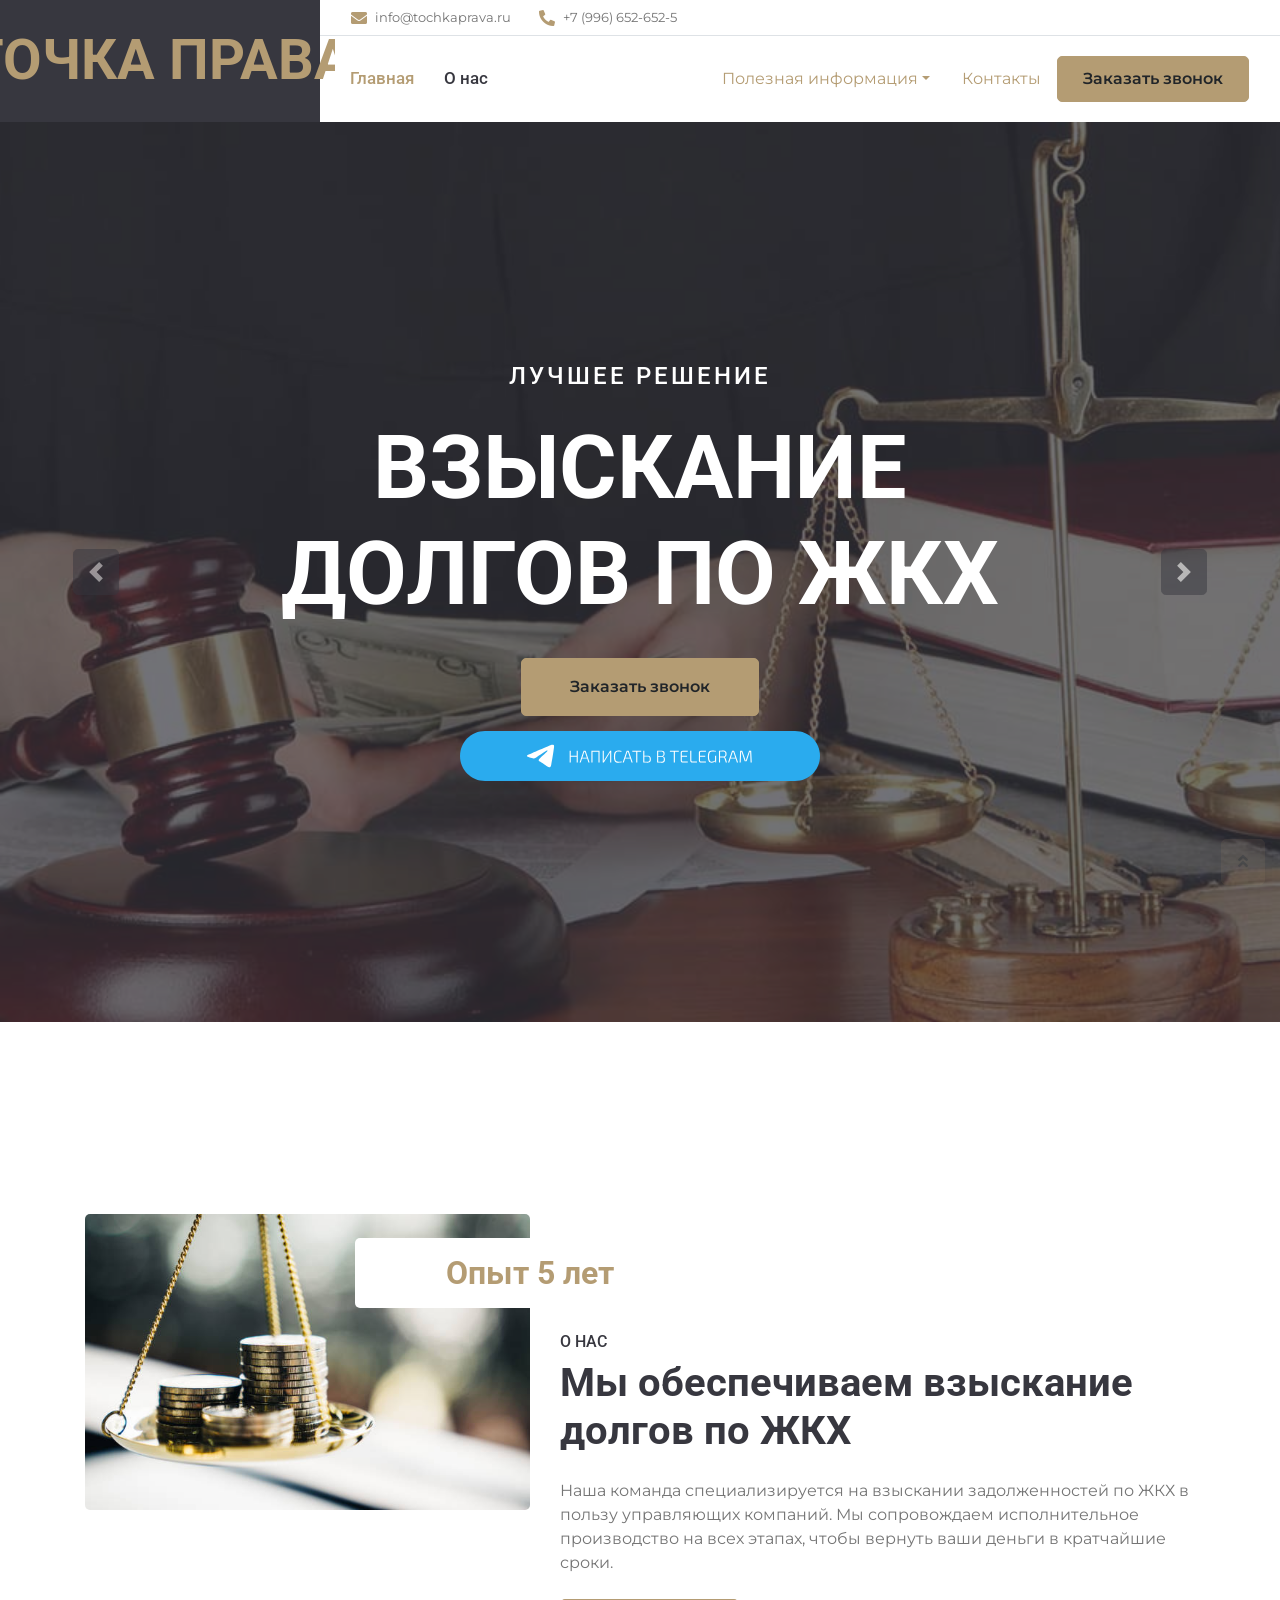
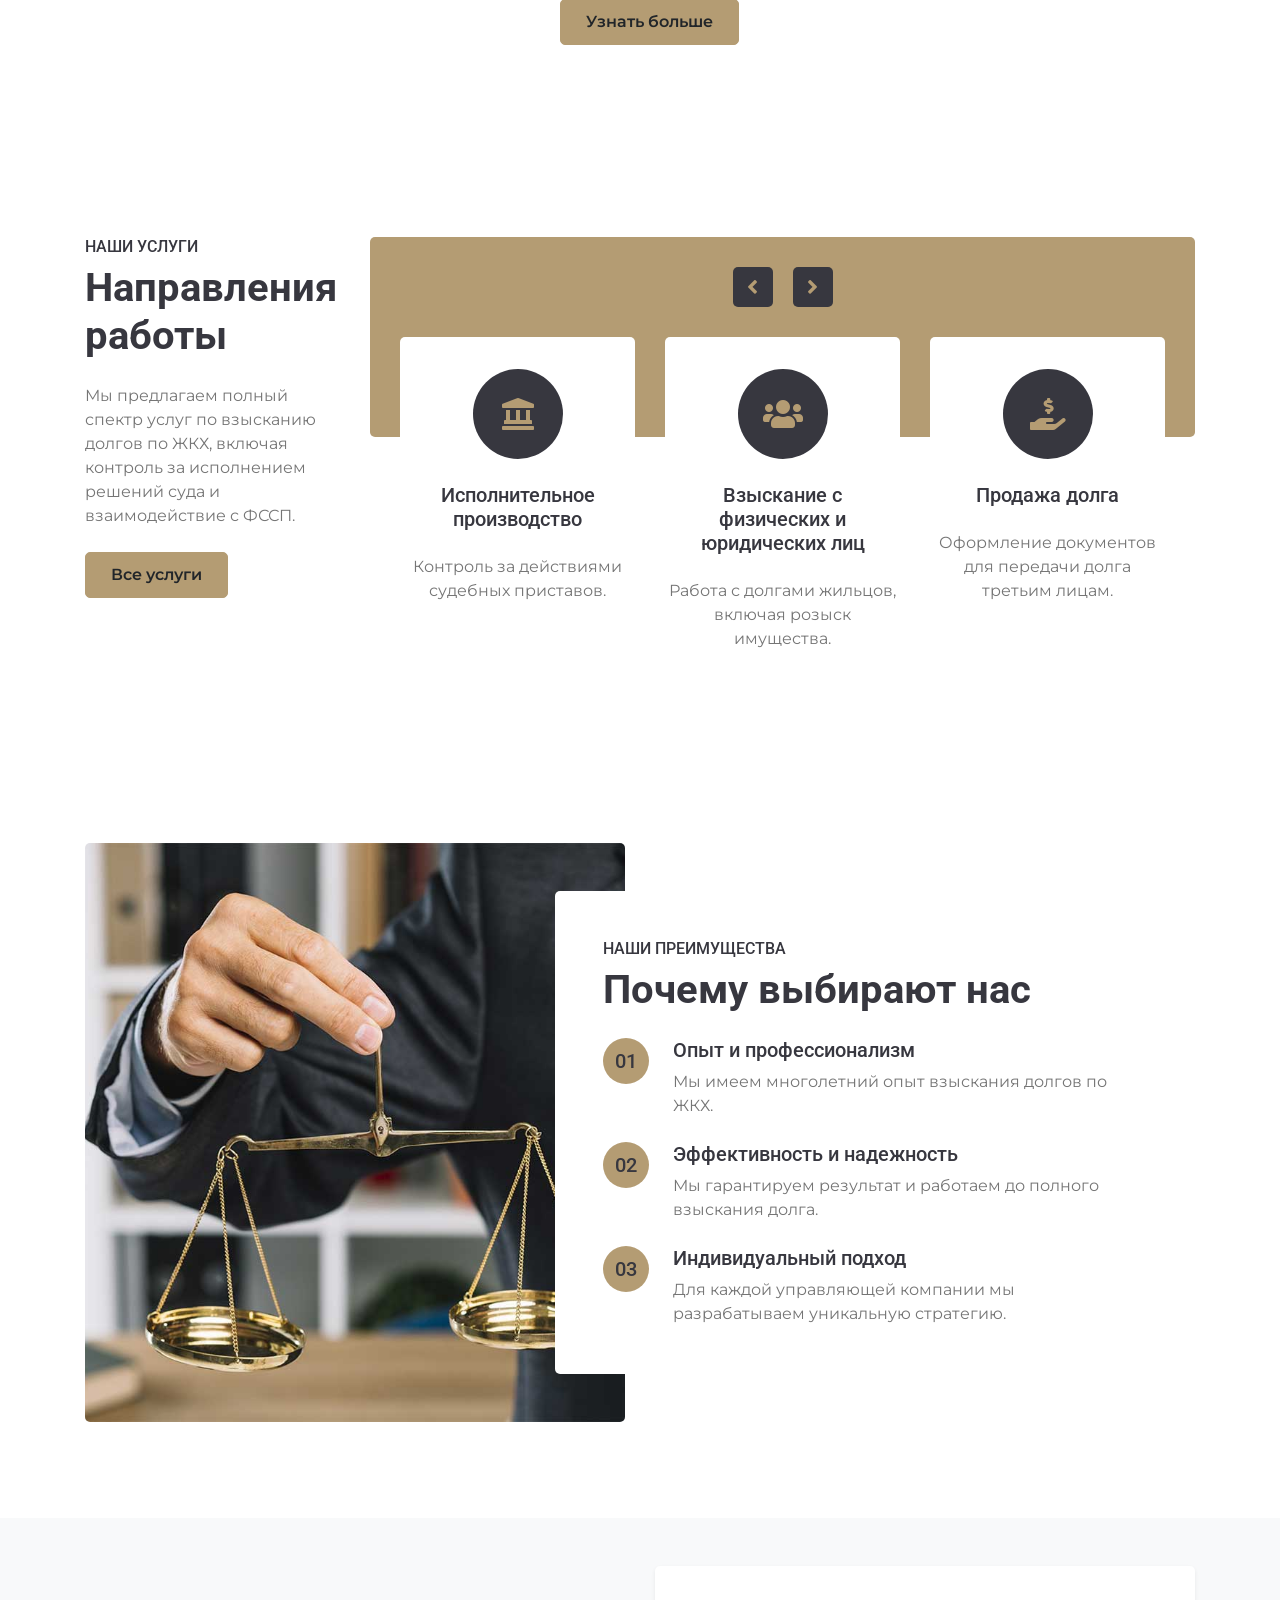
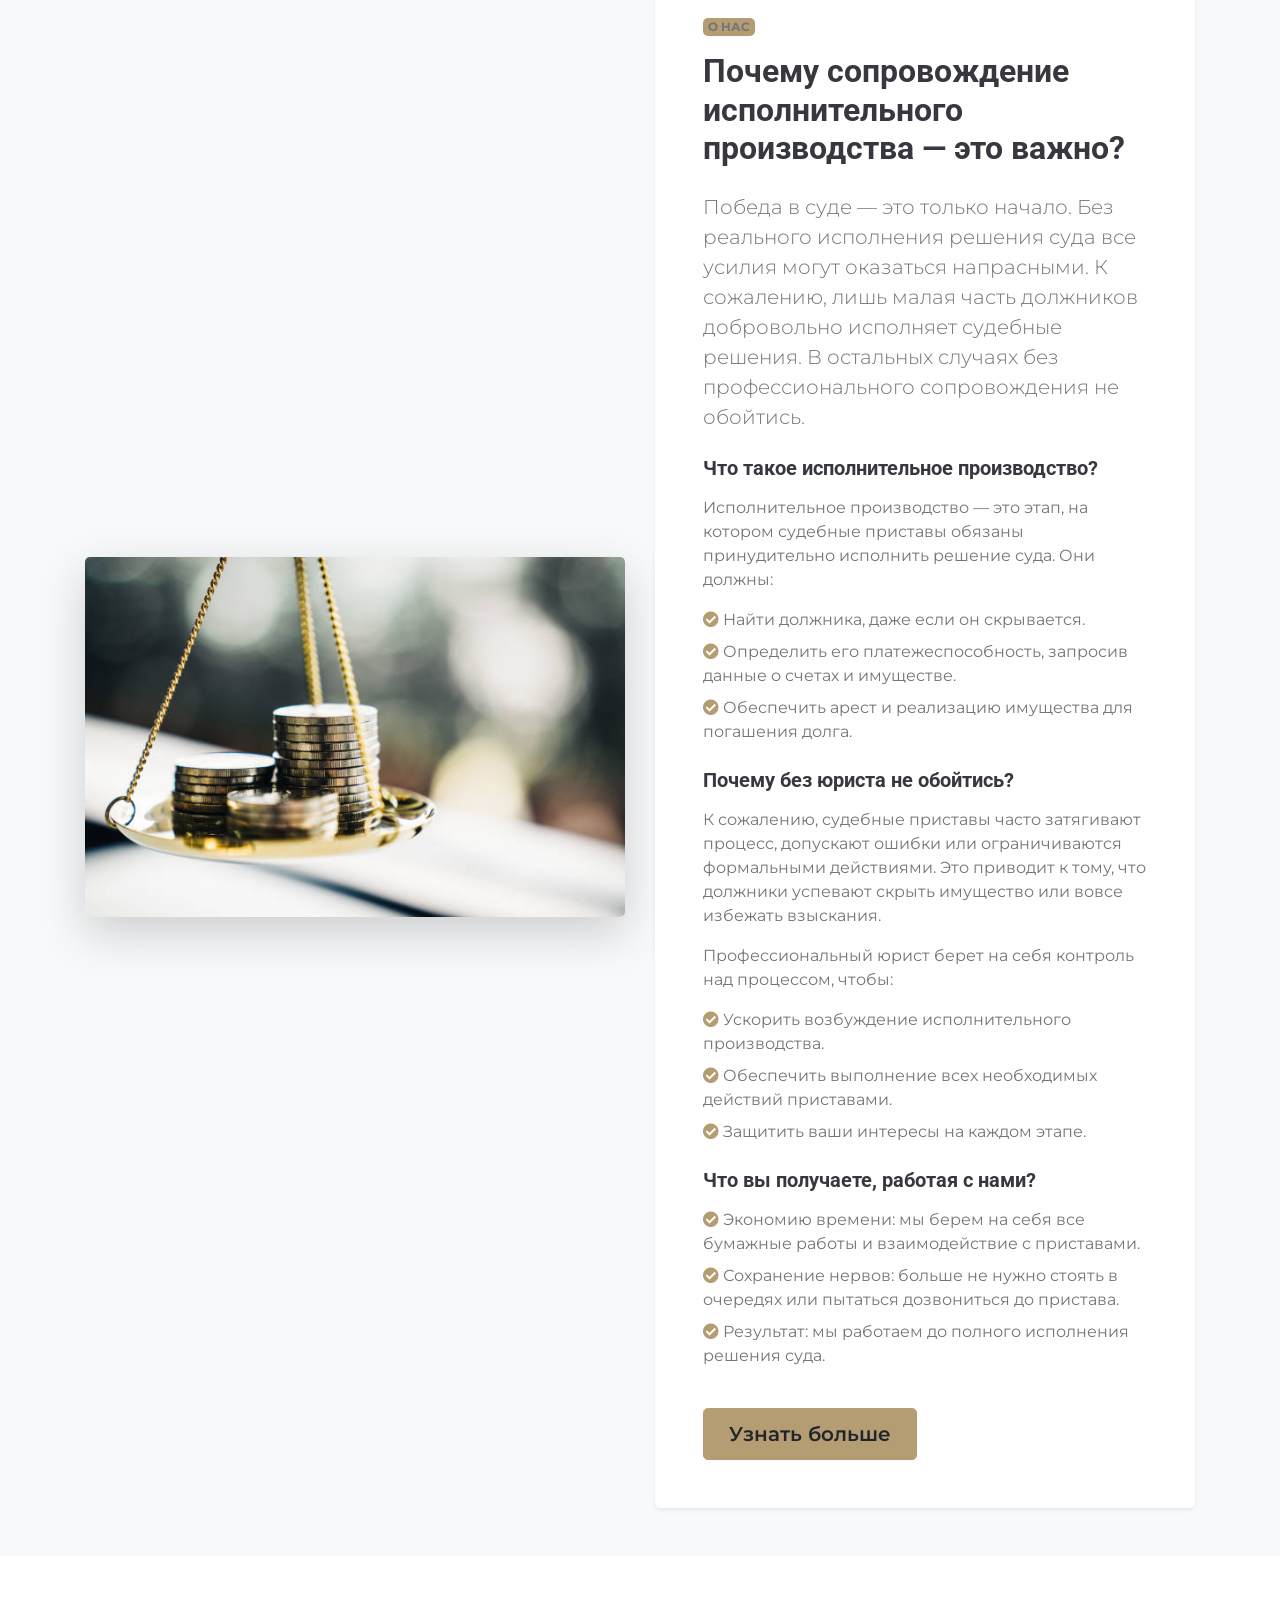
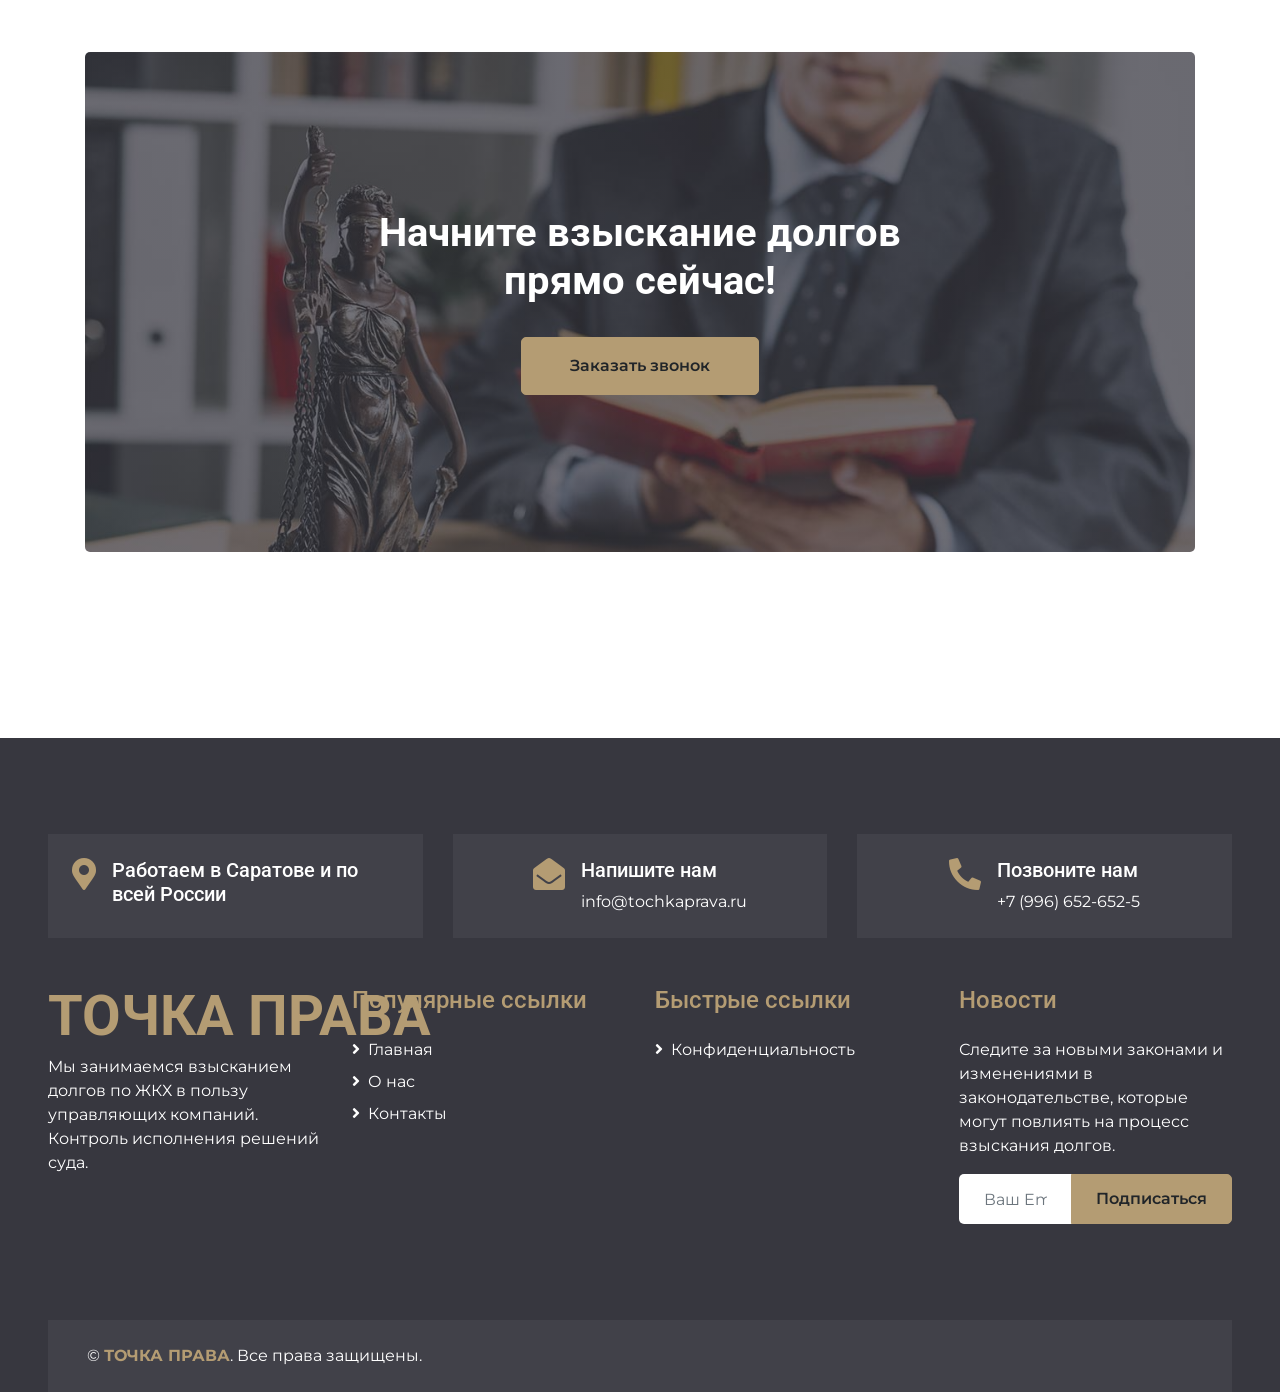
<file: index.html>
<!DOCTYPE html>
<html lang="ru">

<head>
    <meta charset="utf-8">
    <title>Взыскание долгов по ЖКХ | ТОЧКА ПРАВА</title>
    <meta content="width=device-width, initial-scale=1.0" name="viewport">
    <meta content="Взыскание долгов по ЖКХ, исполнительное производство, управляющие компании" name="keywords">
    <meta content="Профессиональное взыскание долгов по ЖКХ в пользу управляющих компаний. Контроль исполнения решений суда." name="description">

    <!-- Favicon -->
    <link href="img/favicon.ico" rel="icon">

    <!-- Google Web Fonts -->
    <link rel="preconnect" href="https://fonts.gstatic.com">
    <link href="https://fonts.googleapis.com/css2?family=Montserrat:wght@400;600&family=Roboto:wght@300;500;700&display=swap" rel="stylesheet">

    <!-- Font Awesome -->
    <link href="https://cdnjs.cloudflare.com/ajax/libs/font-awesome/5.10.0/css/all.min.css" rel="stylesheet">

    <!-- Libraries Stylesheet -->
    <link href="lib/owlcarousel/assets/owl.carousel.min.css" rel="stylesheet">
    <link href="lib/tempusdominus/css/tempusdominus-bootstrap-4.min.css" rel="stylesheet" />

    <!-- Customized Bootstrap Stylesheet -->
    <link href="css/style.css" rel="stylesheet">
</head>

<body>
    <!-- Header Start -->
    <div class="container-fluid">
        <div class="row">
            <div class="col-lg-3 bg-secondary d-none d-lg-block">
                <a href="index.html" class="navbar-brand w-100 h-100 m-0 p-0 d-flex align-items-center justify-content-center">
                    <h1 class="m-0 display-4 text-primary text-uppercase">ТОЧКА ПРАВА</h1>
                </a>
            </div>
            <div class="col-lg-9">
                <div class="row bg-white border-bottom d-none d-lg-flex">
                    <div class="col-lg-7 text-left">
                        <div class="h-100 d-inline-flex align-items-center py-2 px-3">
                            <i class="fa fa-envelope text-primary mr-2"></i>
                            <small>info@tochkaprava.ru</small>
                        </div>
                        <div class="h-100 d-inline-flex align-items-center py-2 px-2">
                            <i class="fa fa-phone-alt text-primary mr-2"></i>
                            <small>+7 (996) 652-652-5</small>
                        </div>
                    </div>
                </div>
                <nav class="navbar navbar-expand-lg bg-white navbar-light p-0">
                    <a href="index.html" class="navbar-brand d-block d-lg-none">
                        <h1 class="m-0 display-4 text-primary text-uppercase">Точка Права</h1>
                    </a>
                    <button type="button" class="navbar-toggler" data-toggle="collapse" data-target="#navbarCollapse">
                        <span class="navbar-toggler-icon"></span>
                    </button>
                    <div class="collapse navbar-collapse justify-content-between" id="navbarCollapse">
                        <div class="navbar-nav mr-auto py-0">
                            <a href="#" class="nav-item nav-link active">Главная</a>
                            <a href="#" class="nav-item nav-link">О нас</a>
                        </div>
                        <div class="nav-item dropdown">
                            <a href="#" class="nav-link dropdown-toggle" data-toggle="dropdown">Полезная информация</a>
                            <div class="dropdown-menu rounded-0 m-0">
                                <a href="vzyskanie-zadolzhennosti-saratov.html" class="dropdown-item">Взыскание задолженности</a>
                                <a href="#" class="dropdown-item">Исполнительное производство</a>
                                <a href="#" class="dropdown-item">Взыскание через ФССП</a>
                                <a href="#" class="dropdown-item">Советы управляющим компаниям</a>
                            </div>
                        </div>
                        <a href="contact.html" class="nav-item nav-link">Контакты</a>
                        <a href="" class="btn btn-primary mr-3 d-none d-lg-block">Заказать звонок</a>
                    </div>
                </nav>
            </div>
        </div>
    </div>
    <!-- Header End -->

    <!-- Carousel Start -->
    <div class="container-fluid p-0 mb-5 pb-5">
        <div id="header-carousel" class="carousel slide carousel-fade" data-ride="carousel">
            <div class="carousel-inner">
                <div class="carousel-item position-relative active" style="height: 100vh; min-height: 400px;">
                    <img class="position-absolute w-100 h-100" src="img/carousel-1.jpg" style="object-fit: cover;">
                    <div class="carousel-caption d-flex flex-column align-items-center justify-content-center">
                        <div class="p-3" style="max-width: 900px;">
                            <h4 class="text-white text-uppercase mb-4" style="letter-spacing: 3px;">Лучшее решение</h4>
                            <h3 class="display-2 text-capitalize text-white mb-4">ВЗЫСКАНИЕ ДОЛГОВ ПО ЖКХ</h3>
                            <a class="btn btn-primary py-3 px-5 mt-2" href="#">Заказать звонок</a>
                            <br><a title="Telegram" href="https://telegram.me/saratov64_urist" target="_blank"><img src="img/Telegram_big.svg" alt="Написать в Telegram" style="padding-top: 15px;"/></a>
                        </div>
                    </div>
                </div>
                <div class="carousel-item position-relative" style="height: 100vh; min-height: 400px;">
                    <img class="position-absolute w-100 h-100" src="img/carousel-2.jpg" style="object-fit: cover;">
                    <div class="carousel-caption d-flex flex-column align-items-center justify-content-center">
                        <div class="p-3" style="max-width: 900px;">
                            <h4 class="text-white text-uppercase mb-4" style="letter-spacing: 3px;">Результат — ваши деньги</h4>
                            <h3 class="display-2 text-capitalize text-white mb-4">КОНТРОЛЬ ИСПОЛНЕНИЯ РЕШЕНИЙ СУДА</h3>
                            <a class="btn btn-primary py-3 px-5 mt-2" href="#">Заказать звонок</a>
                            <br><a title="Telegram" href="https://telegram.me/saratov64_urist" target="_blank"><img src="img/Telegram_big.svg" alt="Написать в Telegram" style="padding-top: 15px;"/></a>
                        </div>
                    </div>
                </div>
            </div>
            <a class="carousel-control-prev" href="#header-carousel" data-slide="prev">
                <div class="btn btn-lg btn-secondary btn-lg-square">
                    <span class="carousel-control-prev-icon"></span>
                </div>
            </a>
            <a class="carousel-control-next" href="#header-carousel" data-slide="next">
                <div class="btn btn-lg btn-secondary btn-lg-square">
                    <span class="carousel-control-next-icon"></span>
                </div>
            </a>
        </div>
    </div>
    <!-- Carousel End -->

    <!-- About Start -->
    <div class="container-fluid py-5">
        <div class="container py-5">
            <div class="row">
                <div class="col-lg-5">
                    <img class="img-fluid rounded" src="img/money-exp.jpg" alt="">
                </div>
                <div class="col-lg-7 mt-4 mt-lg-0">
                    <h2 class="position-relative text-center bg-white text-primary rounded p-3 mt-4 mb-4 d-none d-lg-block" style="width: 350px; margin-left: -205px;">Опыт 5 лет</h2>
                    <h6 class="text-uppercase">О нас</h6>
                    <h1 class="mb-4">Мы обеспечиваем взыскание долгов по ЖКХ</h1>
                    <p>Наша команда специализируется на взыскании задолженностей по ЖКХ в пользу управляющих компаний. Мы сопровождаем исполнительное производство на всех этапах, чтобы вернуть ваши деньги в кратчайшие сроки.</p>
                    <a href="" class="btn btn-primary mt-2">Узнать больше</a>
                </div>
            </div>
        </div>
    </div>
    <!-- About End -->

    <!-- Services Start -->
    <div class="container-fluid py-5">
        <div class="container py-5">
            <div class="row">
                <div class="col-lg-3">
                    <h6 class="text-uppercase">Наши услуги</h6>
                    <h1 class="mb-4">Направления работы</h1>
                    <p>Мы предлагаем полный спектр услуг по взысканию долгов по ЖКХ, включая контроль за исполнением решений суда и взаимодействие с ФССП.</p>
                    <a href="" class="btn btn-primary mt-2">Все услуги</a>
                </div>
                <div class="col-lg-9 pt-5 pt-lg-0">
                    <div class="bg-primary rounded" style="height: 200px;"></div>
                    <div class="owl-carousel service-carousel position-relative" style="margin-top: -100px; padding: 0 30px;">
                        <div class="d-flex flex-column align-items-center text-center bg-white rounded pt-4">
                            <div class="icon-box bg-secondary text-primary mt-2 mb-4">
                                <i class="fa fa-2x fa-landmark"></i>
                            </div>
                            <h5 class="mb-4 px-4">Исполнительное производство</h5>
                            <p class="m-0">Контроль за действиями судебных приставов.</p>
                        </div>
                        <div class="d-flex flex-column align-items-center text-center bg-white rounded pt-4">
                            <div class="icon-box bg-secondary text-primary mt-2 mb-4">
                                <i class="fa fa-2x fa-users"></i>
                            </div>
                            <h5 class="mb-4 px-4">Взыскание с физических и юридических лиц</h5>
                            <p class="m-0">Работа с долгами жильцов, включая розыск имущества.</p>
                        </div>
                        <div class="d-flex flex-column align-items-center text-center bg-white rounded pt-4">
                            <div class="icon-box bg-secondary text-primary mt-2 mb-4">
                                <i class="fa fa-2x fa-hand-holding-usd"></i>
                            </div>
                            <h5 class="mb-4 px-4">Продажа долга</h5>
                            <p class="m-0">Оформление документов для передачи долга третьим лицам.</p>
                        </div>
                        <div class="d-flex flex-column align-items-center text-center bg-white rounded pt-4">
                            <div class="icon-box bg-secondary text-primary mt-2 mb-4">
                                <i class="fa fa-2x fa-gavel"></i>
                            </div>
                            <h5 class="mb-4 px-4">Юридическое сопровождение</h5>
                            <p class="m-0">Полное сопровождение исполнительного производства.</p>
                        </div>
                    </div>
                </div>
            </div>
        </div>
    </div>
    <!-- Services End -->

    <!-- Features Start -->
    <div class="container-fluid py-5">
        <div class="container py-5">
            <div class="row">
                <div class="col-lg-6" style="min-height: 500px;">
                    <div class="position-relative h-100 rounded overflow-hidden">
                        <img class="position-absolute w-100 h-100" src="img/feature.jpg" style="object-fit: cover;">
                    </div>
                </div>
                <div class="col-lg-6 pt-5 pb-lg-5">
                    <div class="feature-text bg-white rounded p-lg-5">
                        <h6 class="text-uppercase">Наши преимущества</h6>
                        <h1 class="mb-4">Почему выбирают нас</h1>
                        <div class="d-flex mb-4">
                            <div class="btn-primary btn-lg-square px-3" style="border-radius: 50px;">
                                <h5 class="text-secondary m-0">01</h5>
                            </div>
                            <div class="ml-4">
                                <h5>Опыт и профессионализм</h5>
                                <p class="m-0">Мы имеем многолетний опыт взыскания долгов по ЖКХ.</p>
                            </div>
                        </div>
                        <div class="d-flex mb-4">
                            <div class="btn-primary btn-lg-square px-3" style="border-radius: 50px;">
                                <h5 class="text-secondary m-0">02</h5>
                            </div>
                            <div class="ml-4">
                                <h5>Эффективность и надежность</h5>
                                <p class="m-0">Мы гарантируем результат и работаем до полного взыскания долга.</p>
                            </div>
                        </div>
                        <div class="d-flex">
                            <div class="btn-primary btn-lg-square px-3" style="border-radius: 50px;">
                                <h5 class="text-secondary m-0">03</h5>
                            </div>
                            <div class="ml-4">
                                <h5>Индивидуальный подход</h5>
                                <p class="m-0">Для каждой управляющей компании мы разрабатываем уникальную стратегию.</p>
                            </div>
                        </div>
                    </div>
                </div>
            </div>
        </div>
    </div>
    <!-- Features End -->
    <!-- About Start -->
    <section class="about-section bg-light py-5">
        <div class="container">
            <div class="row align-items-center">
                <div class="col-lg-6 mb-4 mb-lg-0">
                    <img src="img/money-exp.jpg" alt="О нас" class="img-fluid rounded shadow-lg">
                </div>
                <div class="col-lg-6">
                    <div class="about-content p-4 p-lg-5 bg-white rounded shadow-sm">
                        <span class="badge bg-primary text-uppercase mb-3">О нас</span>
                        <h2 class="display-5 fw-bold mb-4">Почему сопровождение исполнительного производства — это важно?</h2>
                        <p class="lead mb-4">Победа в суде — это только начало. Без реального исполнения решения суда все усилия могут оказаться напрасными. К сожалению, лишь малая часть должников добровольно исполняет судебные решения. В остальных случаях без профессионального сопровождения не обойтись.</p>
    
                        <div class="mb-4">
                            <h3 class="h5 fw-bold mb-3">Что такое исполнительное производство?</h3>
                            <p>Исполнительное производство — это этап, на котором судебные приставы обязаны принудительно исполнить решение суда. Они должны:</p>
                            <ul class="list-unstyled">
                                <li class="mb-2"><i class="fas fa-check-circle text-primary me-2"></i> Найти должника, даже если он скрывается.</li>
                                <li class="mb-2"><i class="fas fa-check-circle text-primary me-2"></i> Определить его платежеспособность, запросив данные о счетах и имуществе.</li>
                                <li class="mb-2"><i class="fas fa-check-circle text-primary me-2"></i> Обеспечить арест и реализацию имущества для погашения долга.</li>
                            </ul>
                        </div>
    
                        <div class="mb-4">
                            <h3 class="h5 fw-bold mb-3">Почему без юриста не обойтись?</h3>
                            <p>К сожалению, судебные приставы часто затягивают процесс, допускают ошибки или ограничиваются формальными действиями. Это приводит к тому, что должники успевают скрыть имущество или вовсе избежать взыскания.</p>
                            <p>Профессиональный юрист берет на себя контроль над процессом, чтобы:</p>
                            <ul class="list-unstyled">
                                <li class="mb-2"><i class="fas fa-check-circle text-primary me-2"></i> Ускорить возбуждение исполнительного производства.</li>
                                <li class="mb-2"><i class="fas fa-check-circle text-primary me-2"></i> Обеспечить выполнение всех необходимых действий приставами.</li>
                                <li class="mb-2"><i class="fas fa-check-circle text-primary me-2"></i> Защитить ваши интересы на каждом этапе.</li>
                            </ul>
                        </div>
    
                        <div class="mb-4">
                            <h3 class="h5 fw-bold mb-3">Что вы получаете, работая с нами?</h3>
                            <ul class="list-unstyled">
                                <li class="mb-2"><i class="fas fa-check-circle text-primary me-2"></i> Экономию времени: мы берем на себя все бумажные работы и взаимодействие с приставами.</li>
                                <li class="mb-2"><i class="fas fa-check-circle text-primary me-2"></i> Сохранение нервов: больше не нужно стоять в очередях или пытаться дозвониться до пристава.</li>
                                <li class="mb-2"><i class="fas fa-check-circle text-primary me-2"></i> Результат: мы работаем до полного исполнения решения суда.</li>
                            </ul>
                        </div>
    
                        <a href="#" class="btn btn-primary btn-lg mt-3">Узнать больше</a>
                    </div>
                </div>
            </div>
        </div>
    </section>
    <!-- About End -->

    <!-- Action Start -->
    <div class="container-fluid py-5">
        <div class="container py-5">
            <div class="bg-action rounded" style="height: 500px;">
                <div class="row h-100 align-items-center justify-content-center">
                    <div class="col-lg-7 text-center">
                        <h1 class="text-white mb-4">Начните взыскание долгов прямо сейчас!</h1>
                        <a class="btn btn-primary py-3 px-5 mt-2" href="#">Заказать звонок</a>
                    </div>
                </div>
            </div>
        </div>
    </div>
    <!-- Action End -->
    
    <!-- Footer Start -->
    <div class="container-fluid bg-secondary text-white pt-5 px-sm-3 px-md-5" style="margin-top: 90px;">
        <div class="row mt-5">
            <div class="col-lg-4">
                <div class="d-flex justify-content-lg-center p-4" style="background: rgba(256, 256, 256, .05);">
                    <i class="fa fa-2x fa-map-marker-alt text-primary"></i>
                    <div class="ml-3">
                        <h5 class="text-white">Работаем в Саратове и по всей России</h5>
                    </div>
                </div>
            </div>
            <div class="col-lg-4">
                <div class="d-flex justify-content-lg-center p-4" style="background: rgba(256, 256, 256, .05);">
                    <i class="fa fa-2x fa-envelope-open text-primary"></i>
                    <div class="ml-3">
                        <h5 class="text-white">Напишите нам</h5>
                        <p class="m-0">info@tochkaprava.ru</p>
                    </div>
                </div>
            </div>
            <div class="col-lg-4">
                <div class="d-flex justify-content-lg-center p-4" style="background: rgba(256, 256, 256, .05);">
                    <i class="fa fa-2x fa-phone-alt text-primary"></i>
                    <div class="ml-3">
                        <h5 class="text-white">Позвоните нам</h5>
                        <p class="m-0">+7 (996) 652-652-5</p>
                    </div>
                </div>
            </div>
        </div>
        <div class="row pt-5">
            <div class="col-lg-3 col-md-6 mb-5">
                <a href="index.html" class="navbar-brand">
                    <h1 class="m-0 mt-n2 display-4 text-primary text-uppercase">ТОЧКА ПРАВА</h1>
                </a>
                <p>Мы занимаемся взысканием долгов по ЖКХ в пользу управляющих компаний. Контроль исполнения решений суда.</p>
            </div>
            <div class="col-lg-3 col-md-6 mb-5">
                <h4 class="font-weight-semi-bold text-primary mb-4">Популярные ссылки</h4>
                <div class="d-flex flex-column justify-content-start">
                    <a class="text-white mb-2" href="#"><i class="fa fa-angle-right mr-2"></i>Главная</a>
                    <a class="text-white mb-2" href="#"><i class="fa fa-angle-right mr-2"></i>О нас</a>
                    <a class="text-white" href="contact.html"><i class="fa fa-angle-right mr-2"></i>Контакты</a>
                </div>
            </div>
            <div class="col-lg-3 col-md-6 mb-5">
                <h4 class="font-weight-semi-bold text-primary mb-4">Быстрые ссылки</h4>
                <div class="d-flex flex-column justify-content-start">
                    <a class="text-white mb-2" href="#"><i class="fa fa-angle-right mr-2"></i>Конфиденциальность</a>
                </div>
            </div>
            <div class="col-lg-3 col-md-6 mb-5">
                <h4 class="font-weight-semi-bold text-primary mb-4">Новости</h4>
                <p>Следите за новыми законами и изменениями в законодательстве, которые могут повлиять на процесс взыскания долгов.</p>
                <div class="w-100">
                    <div class="input-group">
                        <input type="text" class="form-control border-0" style="padding: 25px;" placeholder="Ваш Email">
                        <div class="input-group-append">
                            <button class="btn btn-primary px-4">Подписаться</button>
                        </div>
                    </div>
                </div>
            </div>
        </div>
        <div class="row p-4 mt-5 mx-0" style="background: rgba(256, 256, 256, .05);">
            <div class="col-md-6 text-center text-md-left mb-3 mb-md-0">
                <p class="m-0 text-white">&copy; <a class="font-weight-bold" href="#">ТОЧКА ПРАВА</a>. Все права защищены.</p>
            </div>
        </div>
    </div>
    <!-- Footer End -->

    <!-- Back to Top -->
    <a href="#" class="btn btn-primary px-3 back-to-top"><i class="fa fa-angle-double-up"></i></a>

    <!-- JavaScript Libraries -->
    <script src="https://code.jquery.com/jquery-3.4.1.min.js"></script>
    <script src="https://stackpath.bootstrapcdn.com/bootstrap/4.4.1/js/bootstrap.bundle.min.js"></script>
    <script src="lib/easing/easing.min.js"></script>
    <script src="lib/waypoints/waypoints.min.js"></script>
    <script src="lib/owlcarousel/owl.carousel.min.js"></script>
    <script src="lib/tempusdominus/js/moment.min.js"></script>
    <script src="lib/tempusdominus/js/moment-timezone.min.js"></script>
    <script src="lib/tempusdominus/js/tempusdominus-bootstrap-4.min.js"></script>

    <!-- Contact Javascript File -->
    <script src="mail/jqBootstrapValidation.min.js"></script>
    <script src="mail/contact.js"></script>

    <!-- Template Javascript -->
    <script src="js/main.js"></script>
</body>

</html>
</file>
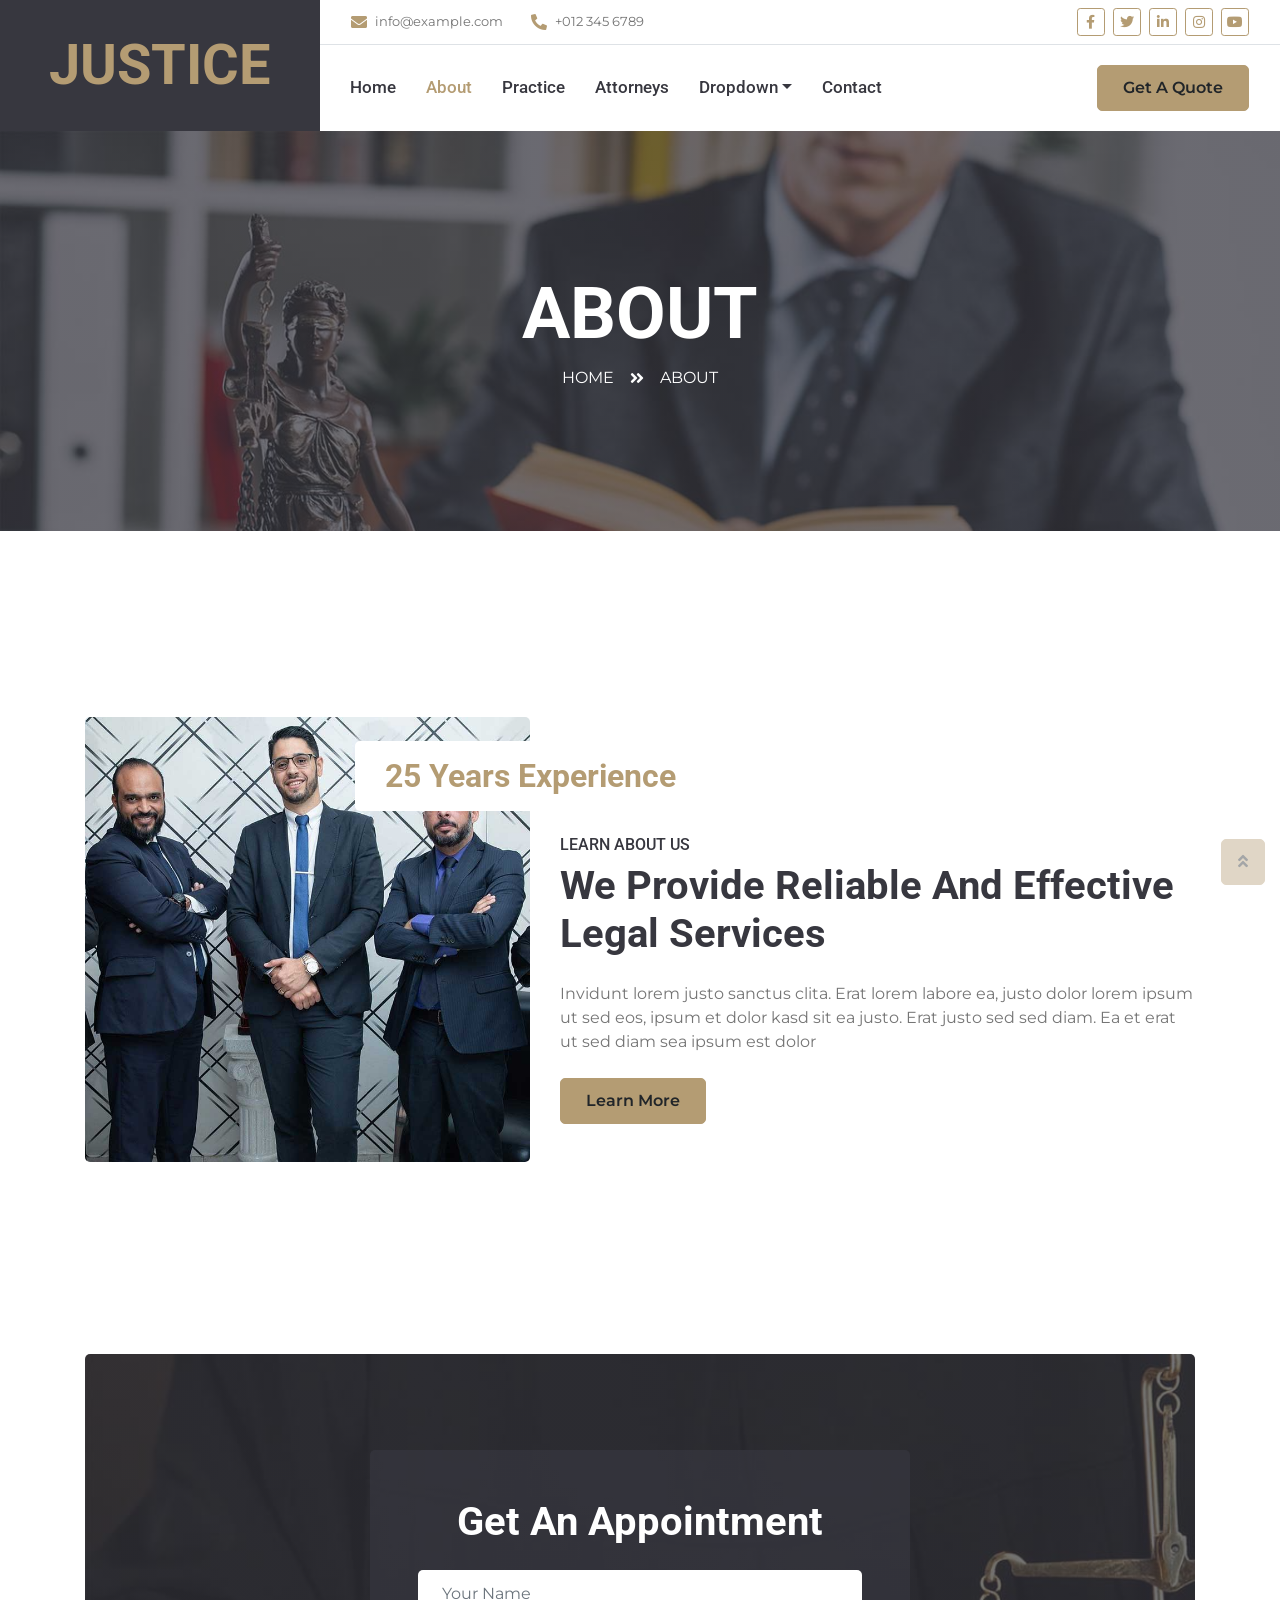
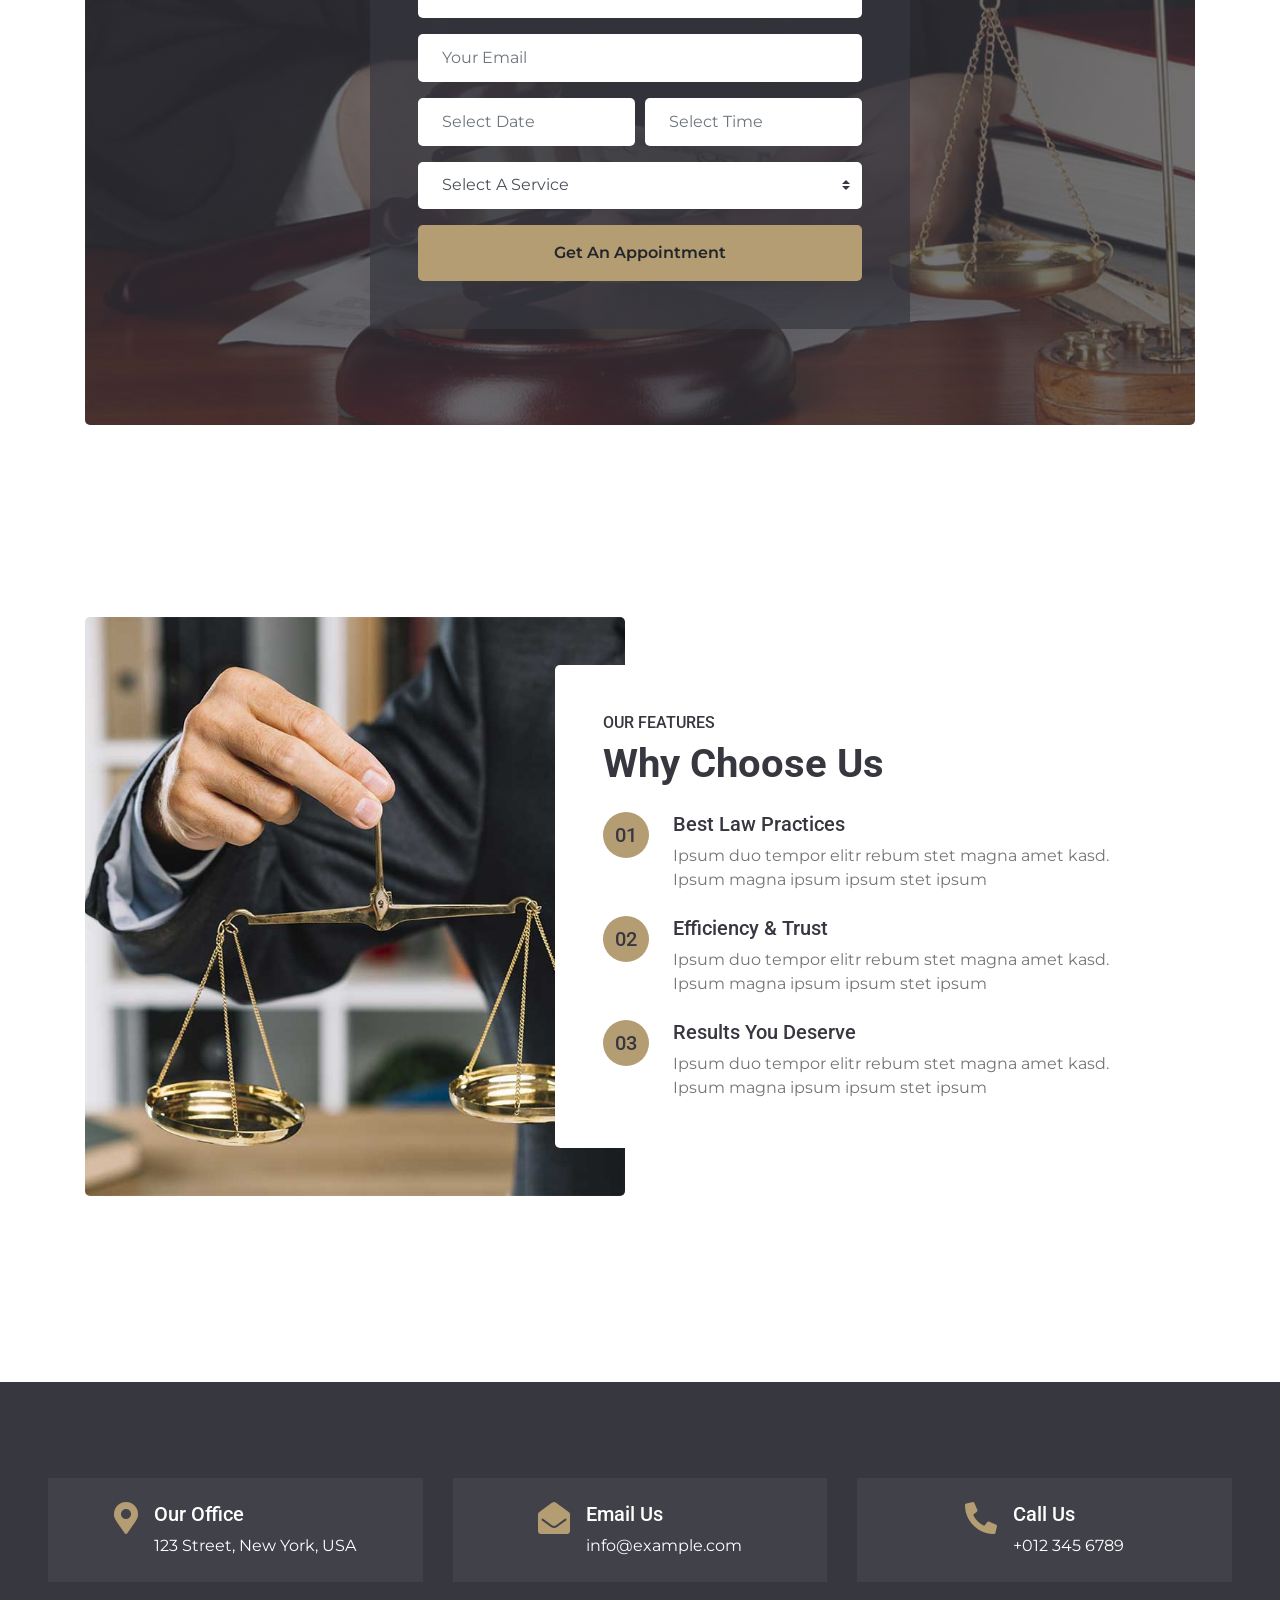
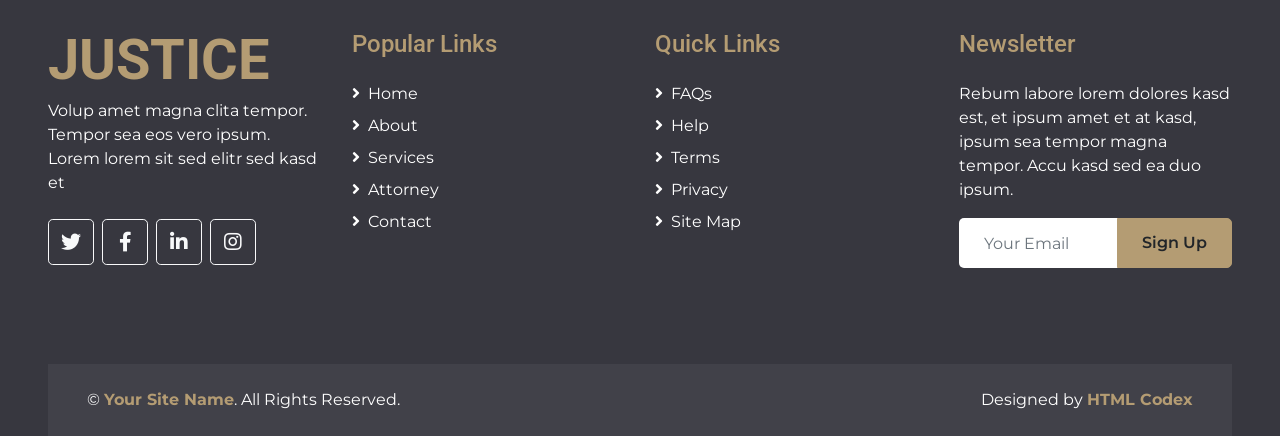
<file: about.html>
<!DOCTYPE html>
<html lang="en">

<head>
    <meta charset="utf-8">
    <title>JUSTICE - Free Lawyer Website Template</title>
    <meta content="width=device-width, initial-scale=1.0" name="viewport">
    <meta content="Free HTML Templates" name="keywords">
    <meta content="Free HTML Templates" name="description">

    <!-- Favicon -->
    <link href="img/favicon.ico" rel="icon">

    <!-- Google Web Fonts -->
    <link rel="preconnect" href="https://fonts.gstatic.com">
    <link href="https://fonts.googleapis.com/css2?family=Montserrat:wght@400;600&family=Roboto:wght@300;500;700&display=swap" rel="stylesheet"> 

    <!-- Font Awesome -->
    <link href="https://cdnjs.cloudflare.com/ajax/libs/font-awesome/5.10.0/css/all.min.css" rel="stylesheet">

    <!-- Libraries Stylesheet -->
    <link href="lib/owlcarousel/assets/owl.carousel.min.css" rel="stylesheet">
    <link href="lib/tempusdominus/css/tempusdominus-bootstrap-4.min.css" rel="stylesheet" />

    <!-- Customized Bootstrap Stylesheet -->
    <link href="css/style.css" rel="stylesheet">
</head>

<body>
    <!-- Header Start -->
    <div class="container-fluid">
        <div class="row">
            <div class="col-lg-3 bg-secondary d-none d-lg-block">
                <a href="index.html" class="navbar-brand w-100 h-100 m-0 p-0 d-flex align-items-center justify-content-center">
                    <h1 class="m-0 display-4 text-primary text-uppercase">Justice</h1>
                </a>
            </div>
            <div class="col-lg-9">
                <div class="row bg-white border-bottom d-none d-lg-flex">
                    <div class="col-lg-7 text-left">
                        <div class="h-100 d-inline-flex align-items-center py-2 px-3">
                            <i class="fa fa-envelope text-primary mr-2"></i>
                            <small>info@example.com</small>
                        </div>
                        <div class="h-100 d-inline-flex align-items-center py-2 px-2">
                            <i class="fa fa-phone-alt text-primary mr-2"></i>
                            <small>+012 345 6789</small>
                        </div>
                    </div>
                    <div class="col-lg-5 text-right">
                        <div class="d-inline-flex align-items-center p-2">
                            <a class="btn btn-sm btn-outline-primary btn-sm-square mr-2" href="">
                                <i class="fab fa-facebook-f"></i>
                            </a>
                            <a class="btn btn-sm btn-outline-primary btn-sm-square mr-2" href="">
                                <i class="fab fa-twitter"></i>
                            </a>
                            <a class="btn btn-sm btn-outline-primary btn-sm-square mr-2" href="">
                                <i class="fab fa-linkedin-in"></i>
                            </a>
                            <a class="btn btn-sm btn-outline-primary btn-sm-square mr-2" href="">
                                <i class="fab fa-instagram"></i>
                            </a>
                            <a class="btn btn-sm btn-outline-primary btn-sm-square mr-2" href="">
                                <i class="fab fa-youtube"></i>
                            </a>
                        </div>
                    </div>
                </div>
                <nav class="navbar navbar-expand-lg bg-white navbar-light p-0">
                    <a href="index.html" class="navbar-brand d-block d-lg-none">
                        <h1 class="m-0 display-4 text-primary text-uppercase">Justice</h1>
                    </a>
                    <button type="button" class="navbar-toggler" data-toggle="collapse" data-target="#navbarCollapse">
                        <span class="navbar-toggler-icon"></span>
                    </button>
                    <div class="collapse navbar-collapse justify-content-between" id="navbarCollapse">
                        <div class="navbar-nav mr-auto py-0">
                            <a href="index.html" class="nav-item nav-link">Home</a>
                            <a href="about.html" class="nav-item nav-link active">About</a>
                            <a href="service.html" class="nav-item nav-link">Practice</a>
                            <a href="team.html" class="nav-item nav-link">Attorneys</a>
                            <div class="nav-item dropdown">
                                <a href="#" class="nav-link dropdown-toggle" data-toggle="dropdown">Dropdown</a>
                                <div class="dropdown-menu rounded-0 m-0">
                                    <a href="#" class="dropdown-item">Menu Item 1</a>
                                    <a href="#" class="dropdown-item">Menu Item 2</a>
                                    <a href="#" class="dropdown-item">Menu Item 3</a>
                                </div>
                            </div>
                            <a href="contact.html" class="nav-item nav-link">Contact</a>
                        </div>
                        <a href="" class="btn btn-primary mr-3 d-none d-lg-block">Get A Quote</a>
                    </div>
                </nav>
            </div>
        </div>
    </div>
    <!-- Header End -->


    <!-- Page Header Start -->
    <div class="container-fluid bg-page-header" style="margin-bottom: 90px;">
        <div class="container">
            <div class="d-flex flex-column align-items-center justify-content-center" style="min-height: 400px">
                <h3 class="display-3 text-white text-uppercase">About</h3>
                <div class="d-inline-flex text-white">
                    <p class="m-0 text-uppercase"><a class="text-white" href="">Home</a></p>
                    <i class="fa fa-angle-double-right pt-1 px-3"></i>
                    <p class="m-0 text-uppercase">About</p>
                </div>
            </div>
        </div>
    </div>
    <!-- Page Header End -->


    <!-- About Start -->
    <div class="container-fluid py-5">
        <div class="container py-5">
            <div class="row">
                <div class="col-lg-5">
                    <img class="img-fluid rounded" src="img/about.jpg" alt="">
                </div>
                <div class="col-lg-7 mt-4 mt-lg-0">
                    <h2 class="position-relative text-center bg-white text-primary rounded p-3 mt-4 mb-4 d-none d-lg-block" style="width: 350px; margin-left: -205px;">25 Years Experience</h2>
                    <h6 class="text-uppercase">Learn About Us</h6>
                    <h1 class="mb-4">We Provide Reliable And Effective Legal Services</h1>
                    <p>Invidunt lorem justo sanctus clita. Erat lorem labore ea, justo dolor lorem ipsum ut sed eos, ipsum et dolor kasd sit ea justo. Erat justo sed sed diam. Ea et erat ut sed diam sea ipsum est dolor</p>
                    <a href="" class="btn btn-primary mt-2">Learn More</a>
                </div>
            </div>
        </div>
    </div>
    <!-- About End -->


    <!-- Appointment Start -->
    <div class="container-fluid py-5">
        <div class="container py-5">
            <div class="bg-appointment rounded">
                <div class="row h-100 align-items-center justify-content-center">
                    <div class="col-lg-6 py-5">
                        <div class="rounded p-5 my-5" style="background: rgba(55, 55, 63, .7);">
                            <h1 class="text-center text-white mb-4">Get An Appointment</h1>
                            <form>
                                <div class="form-group">
                                    <input type="text" class="form-control border-0 p-4" placeholder="Your Name" required="required" />
                                </div>
                                <div class="form-group">
                                    <input type="email" class="form-control border-0 p-4" placeholder="Your Email" required="required" />
                                </div>
                                <div class="form-row">
                                    <div class="col-6">
                                        <div class="form-group">
                                            <div class="date" id="date" data-target-input="nearest">
                                                <input type="text" class="form-control border-0 p-4 datetimepicker-input" placeholder="Select Date" data-target="#date" data-toggle="datetimepicker"/>
                                            </div>
                                        </div>
                                    </div>
                                    <div class="col-6">
                                        <div class="form-group">
                                            <div class="time" id="time" data-target-input="nearest">
                                                <input type="text" class="form-control border-0 p-4 datetimepicker-input" placeholder="Select Time" data-target="#time" data-toggle="datetimepicker"/>
                                            </div>
                                        </div>
                                    </div>
                                </div>
                                <div class="form-group">
                                    <select class="custom-select border-0 px-4" style="height: 47px;">
                                        <option selected>Select A Service</option>
                                        <option value="1">Service 1</option>
                                        <option value="2">Service 1</option>
                                        <option value="3">Service 1</option>
                                    </select>
                                </div>
                                <div>
                                    <button class="btn btn-primary btn-block border-0 py-3" type="submit">Get An Appointment</button>
                                </div>
                            </form>
                        </div>
                    </div>
                </div>
            </div>
        </div>
    </div>
    <!-- Appointment End -->


    <!-- Features Start -->
    <div class="container-fluid py-5">
        <div class="container py-5">
            <div class="row">
                <div class="col-lg-6" style="min-height: 500px;">
                    <div class="position-relative h-100 rounded overflow-hidden">
                        <img class="position-absolute w-100 h-100" src="img/feature.jpg" style="object-fit: cover;">
                    </div>
                </div>
                <div class="col-lg-6 pt-5 pb-lg-5">
                    <div class="feature-text bg-white rounded p-lg-5">
                        <h6 class="text-uppercase">Our Features</h6>
                        <h1 class="mb-4">Why Choose Us</h1>
                        <div class="d-flex mb-4">
                            <div class="btn-primary btn-lg-square px-3" style="border-radius: 50px;">
                                <h5 class="text-secondary m-0">01</h5>
                            </div>
                            <div class="ml-4">
                                <h5>Best Law Practices</h5>
                                <p class="m-0">Ipsum duo tempor elitr rebum stet magna amet kasd. Ipsum magna ipsum ipsum stet ipsum</p>
                            </div>
                        </div>
                        <div class="d-flex mb-4">
                            <div class="btn-primary btn-lg-square px-3" style="border-radius: 50px;">
                                <h5 class="text-secondary m-0">02</h5>
                            </div>
                            <div class="ml-4">
                                <h5>Efficiency & Trust</h5>
                                <p class="m-0">Ipsum duo tempor elitr rebum stet magna amet kasd. Ipsum magna ipsum ipsum stet ipsum</p>
                            </div>
                        </div>
                        <div class="d-flex">
                            <div class="btn-primary btn-lg-square px-3" style="border-radius: 50px;">
                                <h5 class="text-secondary m-0">03</h5>
                            </div>
                            <div class="ml-4">
                                <h5>Results You Deserve</h5>
                                <p class="m-0">Ipsum duo tempor elitr rebum stet magna amet kasd. Ipsum magna ipsum ipsum stet ipsum</p>
                            </div>
                        </div>
                    </div>
                </div>
            </div>
        </div>
    </div>
    <!-- Features End -->


    <!-- Footer Start -->
    <div class="container-fluid bg-secondary text-white pt-5 px-sm-3 px-md-5" style="margin-top: 90px;">
        <div class="row mt-5">
            <div class="col-lg-4">
                <div class="d-flex justify-content-lg-center p-4" style="background: rgba(256, 256, 256, .05);">
                    <i class="fa fa-2x fa-map-marker-alt text-primary"></i>
                    <div class="ml-3">
                        <h5 class="text-white">Our Office</h5>
                        <p class="m-0">123 Street, New York, USA</p>
                    </div>
                </div>
            </div>
            <div class="col-lg-4">
                <div class="d-flex justify-content-lg-center p-4" style="background: rgba(256, 256, 256, .05);">
                    <i class="fa fa-2x fa-envelope-open text-primary"></i>
                    <div class="ml-3">
                        <h5 class="text-white">Email Us</h5>
                        <p class="m-0">info@example.com</p>
                    </div>
                </div>
            </div>
            <div class="col-lg-4">
                <div class="d-flex justify-content-lg-center p-4" style="background: rgba(256, 256, 256, .05);">
                    <i class="fa fa-2x fa-phone-alt text-primary"></i>
                    <div class="ml-3">
                        <h5 class="text-white">Call Us</h5>
                        <p class="m-0">+012 345 6789</p>
                    </div>
                </div>
            </div>
        </div>
        <div class="row pt-5">
            <div class="col-lg-3 col-md-6 mb-5">
                <a href="index.html" class="navbar-brand">
                    <h1 class="m-0 mt-n2 display-4 text-primary text-uppercase">Justice</h1>
                </a>
                <p>Volup amet magna clita tempor. Tempor sea eos vero ipsum. Lorem lorem sit sed elitr sed kasd et</p>
                <div class="d-flex justify-content-start mt-4">
                    <a class="btn btn-lg btn-outline-light btn-lg-square mr-2" href="#"><i class="fab fa-twitter"></i></a>
                    <a class="btn btn-lg btn-outline-light btn-lg-square mr-2" href="#"><i class="fab fa-facebook-f"></i></a>
                    <a class="btn btn-lg btn-outline-light btn-lg-square mr-2" href="#"><i class="fab fa-linkedin-in"></i></a>
                    <a class="btn btn-lg btn-outline-light btn-lg-square" href="#"><i class="fab fa-instagram"></i></a>
                </div>
            </div>
            <div class="col-lg-3 col-md-6 mb-5">
                <h4 class="font-weight-semi-bold text-primary mb-4">Popular Links</h4>
                <div class="d-flex flex-column justify-content-start">
                    <a class="text-white mb-2" href="#"><i class="fa fa-angle-right mr-2"></i>Home</a>
                    <a class="text-white mb-2" href="#"><i class="fa fa-angle-right mr-2"></i>About</a>
                    <a class="text-white mb-2" href="#"><i class="fa fa-angle-right mr-2"></i>Services</a>
                    <a class="text-white mb-2" href="#"><i class="fa fa-angle-right mr-2"></i>Attorney</a>
                    <a class="text-white" href="#"><i class="fa fa-angle-right mr-2"></i>Contact</a>
                </div>
            </div>
            <div class="col-lg-3 col-md-6 mb-5">
                <h4 class="font-weight-semi-bold text-primary mb-4">Quick Links</h4>
                <div class="d-flex flex-column justify-content-start">
                    <a class="text-white mb-2" href="#"><i class="fa fa-angle-right mr-2"></i>FAQs</a>
                    <a class="text-white mb-2" href="#"><i class="fa fa-angle-right mr-2"></i>Help</a>
                    <a class="text-white mb-2" href="#"><i class="fa fa-angle-right mr-2"></i>Terms</a>
                    <a class="text-white mb-2" href="#"><i class="fa fa-angle-right mr-2"></i>Privacy</a>
                    <a class="text-white" href="#"><i class="fa fa-angle-right mr-2"></i>Site Map</a>
                </div>
            </div>
            <div class="col-lg-3 col-md-6 mb-5">
                <h4 class="font-weight-semi-bold text-primary mb-4">Newsletter</h4>
                <p>Rebum labore lorem dolores kasd est, et ipsum amet et at kasd, ipsum sea tempor magna tempor. Accu kasd sed ea duo ipsum.</p>
                <div class="w-100">
                    <div class="input-group">
                        <input type="text" class="form-control border-0" style="padding: 25px;" placeholder="Your Email">
                        <div class="input-group-append">
                            <button class="btn btn-primary px-4">Sign Up</button>
                        </div>
                    </div>
                </div>
            </div>
        </div>
        <div class="row p-4 mt-5 mx-0" style="background: rgba(256, 256, 256, .05);">
            <div class="col-md-6 text-center text-md-left mb-3 mb-md-0">
                <p class="m-0 text-white">&copy; <a class="font-weight-bold" href="#">Your Site Name</a>. All Rights Reserved.</p>
            </div>
            <div class="col-md-6 text-center text-md-right">
                <p class="m-0 text-white">Designed by <a class="font-weight-bold" href="https://htmlcodex.com">HTML Codex</a></p>
            </div>
        </div>
    </div>
    <!-- Footer End -->


    <!-- Back to Top -->
    <a href="#" class="btn btn-primary px-3 back-to-top"><i class="fa fa-angle-double-up"></i></a>


    <!-- JavaScript Libraries -->
    <script src="https://code.jquery.com/jquery-3.4.1.min.js"></script>
    <script src="https://stackpath.bootstrapcdn.com/bootstrap/4.4.1/js/bootstrap.bundle.min.js"></script>
    <script src="lib/easing/easing.min.js"></script>
    <script src="lib/waypoints/waypoints.min.js"></script>
    <script src="lib/owlcarousel/owl.carousel.min.js"></script>
    <script src="lib/tempusdominus/js/moment.min.js"></script>
    <script src="lib/tempusdominus/js/moment-timezone.min.js"></script>
    <script src="lib/tempusdominus/js/tempusdominus-bootstrap-4.min.js"></script>

    <!-- Contact Javascript File -->
    <script src="mail/jqBootstrapValidation.min.js"></script>
    <script src="mail/contact.js"></script>

    <!-- Template Javascript -->
    <script src="js/main.js"></script>
</body>

</html>
</file>
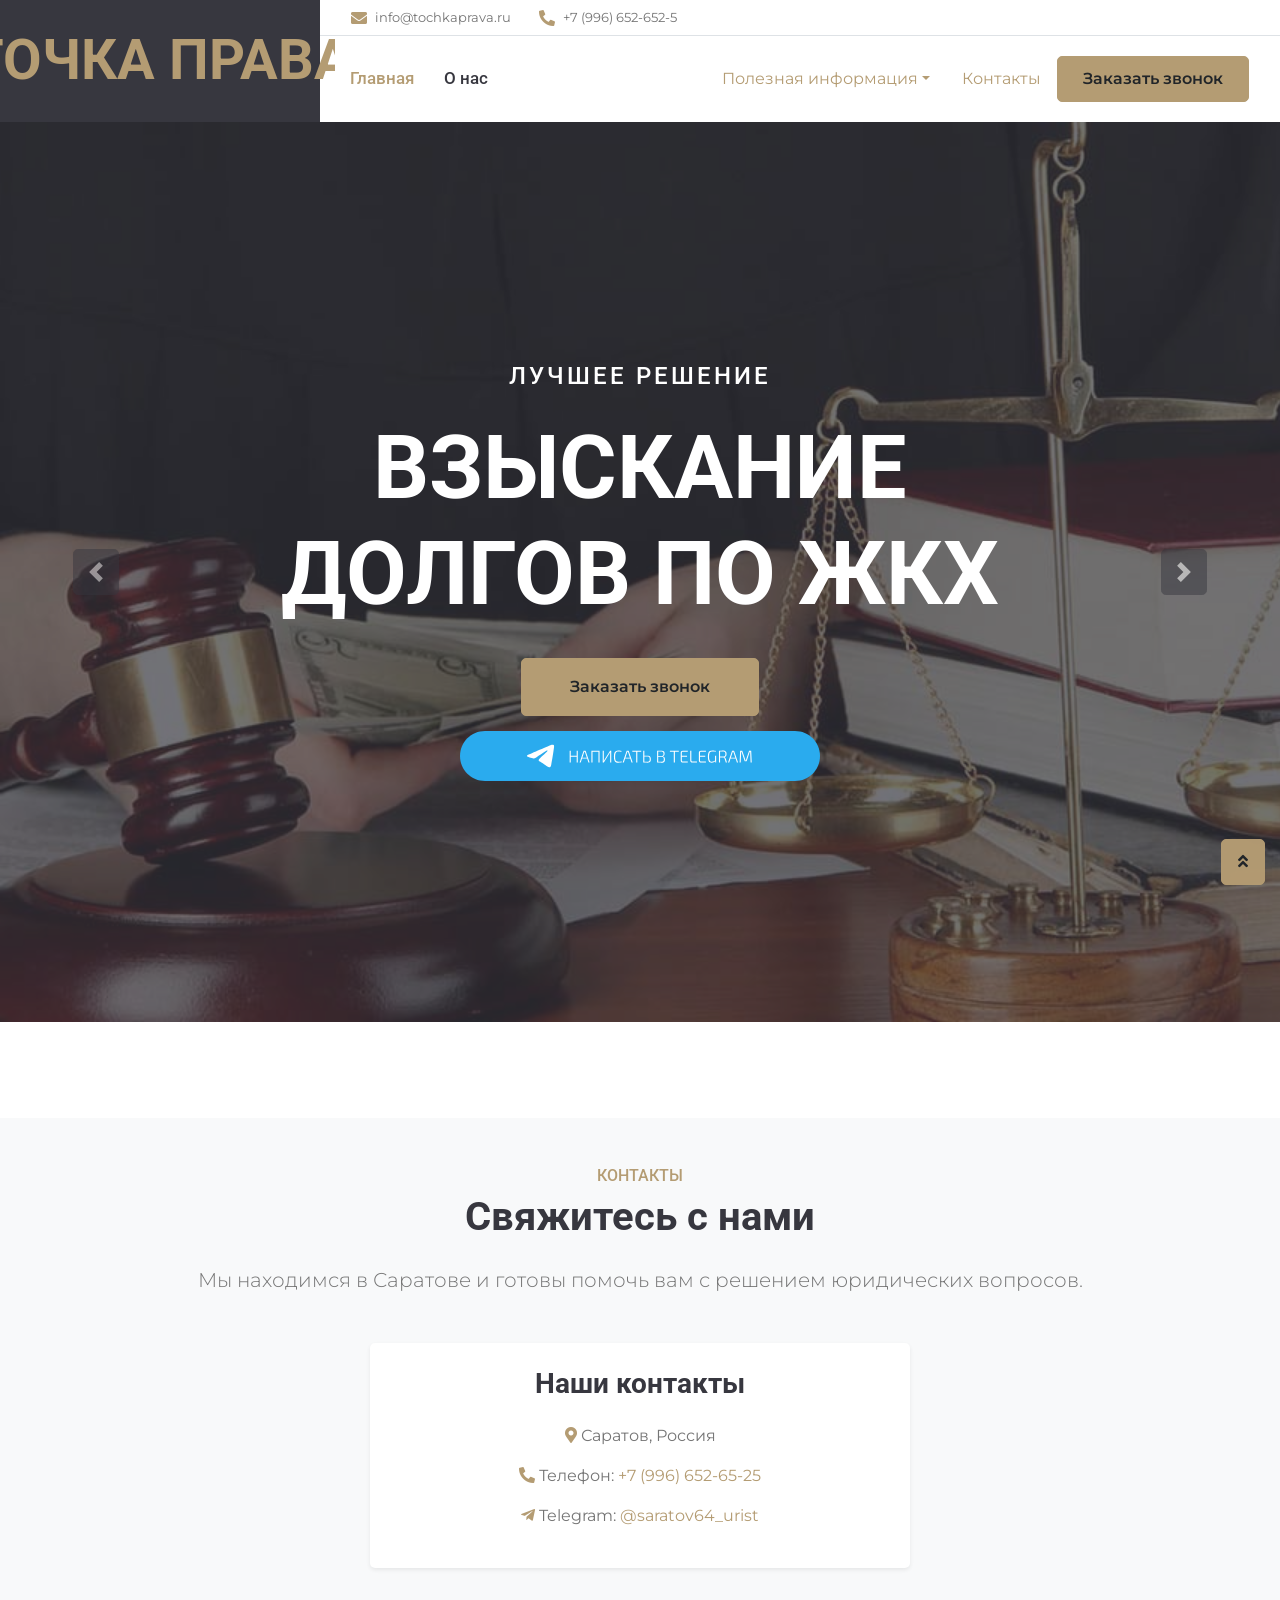
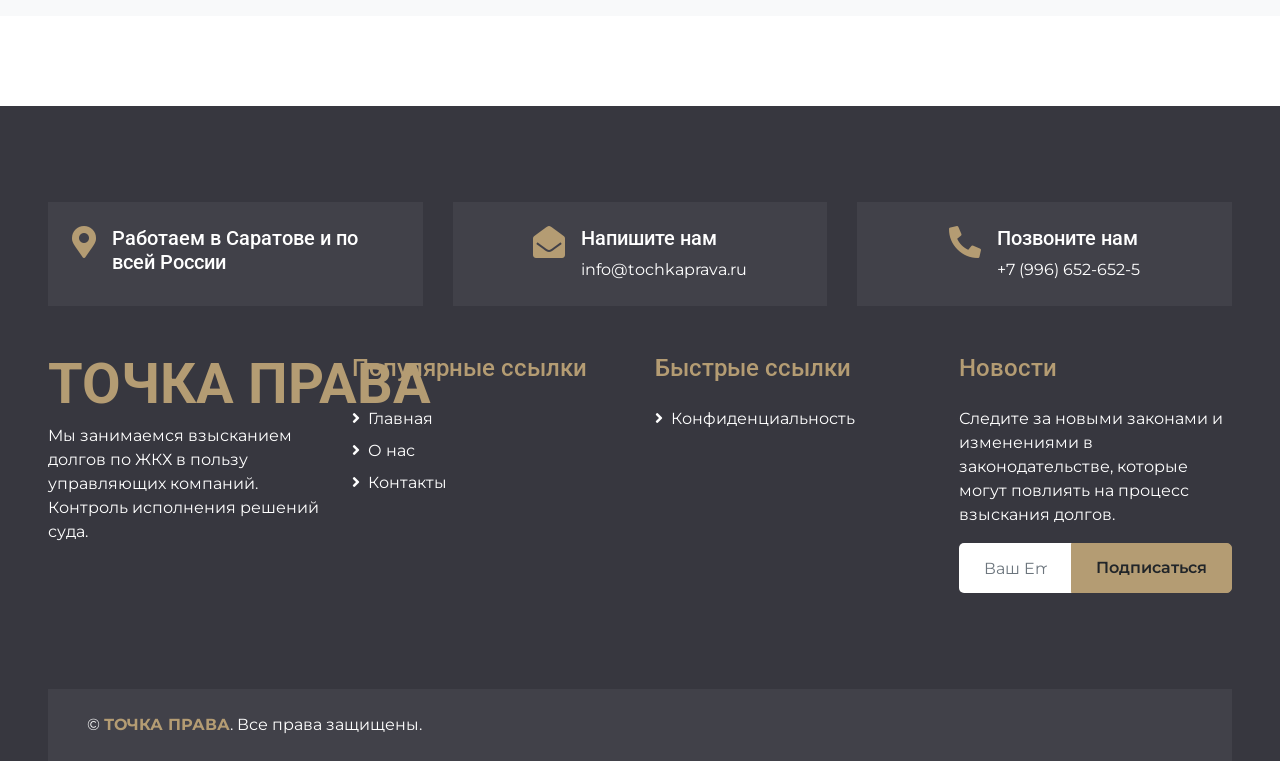
<file: contact.html>
<!DOCTYPE html>
<html lang="ru">

<head>
    <meta charset="utf-8">
    <title>Взыскание долгов по ЖКХ | ТОЧКА ПРАВА</title>
    <meta content="width=device-width, initial-scale=1.0" name="viewport">
    <meta content="Взыскание долгов по ЖКХ, исполнительное производство, управляющие компании" name="keywords">
    <meta content="Профессиональное взыскание долгов по ЖКХ в пользу управляющих компаний. Контроль исполнения решений суда." name="description">

    <!-- Favicon -->
    <link href="img/favicon.ico" rel="icon">

    <!-- Google Web Fonts -->
    <link rel="preconnect" href="https://fonts.gstatic.com">
    <link href="https://fonts.googleapis.com/css2?family=Montserrat:wght@400;600&family=Roboto:wght@300;500;700&display=swap" rel="stylesheet">

    <!-- Font Awesome -->
    <link href="https://cdnjs.cloudflare.com/ajax/libs/font-awesome/5.10.0/css/all.min.css" rel="stylesheet">

    <!-- Libraries Stylesheet -->
    <link href="lib/owlcarousel/assets/owl.carousel.min.css" rel="stylesheet">
    <link href="lib/tempusdominus/css/tempusdominus-bootstrap-4.min.css" rel="stylesheet" />

    <!-- Customized Bootstrap Stylesheet -->
    <link href="css/style.css" rel="stylesheet">
</head>

<body>
    <!-- Header Start -->
    <div class="container-fluid">
        <div class="row">
            <div class="col-lg-3 bg-secondary d-none d-lg-block">
                <a href="index.html" class="navbar-brand w-100 h-100 m-0 p-0 d-flex align-items-center justify-content-center">
                    <h1 class="m-0 display-4 text-primary text-uppercase">ТОЧКА ПРАВА</h1>
                </a>
            </div>
            <div class="col-lg-9">
                <div class="row bg-white border-bottom d-none d-lg-flex">
                    <div class="col-lg-7 text-left">
                        <div class="h-100 d-inline-flex align-items-center py-2 px-3">
                            <i class="fa fa-envelope text-primary mr-2"></i>
                            <small>info@tochkaprava.ru</small>
                        </div>
                        <div class="h-100 d-inline-flex align-items-center py-2 px-2">
                            <i class="fa fa-phone-alt text-primary mr-2"></i>
                            <small>+7 (996) 652-652-5</small>
                        </div>
                    </div>
                </div>
                <nav class="navbar navbar-expand-lg bg-white navbar-light p-0">
                    <a href="index.html" class="navbar-brand d-block d-lg-none">
                        <h1 class="m-0 display-4 text-primary text-uppercase">Точка Права</h1>
                    </a>
                    <button type="button" class="navbar-toggler" data-toggle="collapse" data-target="#navbarCollapse">
                        <span class="navbar-toggler-icon"></span>
                    </button>
                    <div class="collapse navbar-collapse justify-content-between" id="navbarCollapse">
                        <div class="navbar-nav mr-auto py-0">
                            <a href="#" class="nav-item nav-link active">Главная</a>
                            <a href="#" class="nav-item nav-link">О нас</a>
                        </div>
                        <div class="nav-item dropdown">
                            <a href="#" class="nav-link dropdown-toggle" data-toggle="dropdown">Полезная информация</a>
                            <div class="dropdown-menu rounded-0 m-0">
                                <a href="vzyskanie-zadolzhennosti-saratov.html" class="dropdown-item">Взыскание задолженности</a>
                                <a href="#" class="dropdown-item">Исполнительное производство</a>
                                <a href="#" class="dropdown-item">Взыскание через ФССП</a>
                                <a href="#" class="dropdown-item">Советы управляющим компаниям</a>
                            </div>
                        </div>
                        <a href="contact.html" class="nav-item nav-link">Контакты</a>
                        <a href="" class="btn btn-primary mr-3 d-none d-lg-block">Заказать звонок</a>
                    </div>
                </nav>
            </div>
        </div>
    </div>
    <!-- Header End -->

    <!-- Carousel Start -->
    <div class="container-fluid p-0 mb-5 pb-5">
        <div id="header-carousel" class="carousel slide carousel-fade" data-ride="carousel">
            <div class="carousel-inner">
                <div class="carousel-item position-relative active" style="height: 100vh; min-height: 400px;">
                    <img class="position-absolute w-100 h-100" src="img/carousel-1.jpg" style="object-fit: cover;">
                    <div class="carousel-caption d-flex flex-column align-items-center justify-content-center">
                        <div class="p-3" style="max-width: 900px;">
                            <h4 class="text-white text-uppercase mb-4" style="letter-spacing: 3px;">Лучшее решение</h4>
                            <h3 class="display-2 text-capitalize text-white mb-4">ВЗЫСКАНИЕ ДОЛГОВ ПО ЖКХ</h3>
                            <a class="btn btn-primary py-3 px-5 mt-2" href="#">Заказать звонок</a>
                            <br><a title="Telegram" href="https://telegram.me/saratov64_urist" target="_blank"><img src="img/Telegram_big.svg" alt="Написать в Telegram" style="padding-top: 15px;"/></a>
                        </div>
                    </div>
                </div>
                <div class="carousel-item position-relative" style="height: 100vh; min-height: 400px;">
                    <img class="position-absolute w-100 h-100" src="img/carousel-2.jpg" style="object-fit: cover;">
                    <div class="carousel-caption d-flex flex-column align-items-center justify-content-center">
                        <div class="p-3" style="max-width: 900px;">
                            <h4 class="text-white text-uppercase mb-4" style="letter-spacing: 3px;">Результат — ваши деньги</h4>
                            <h3 class="display-2 text-capitalize text-white mb-4">КОНТРОЛЬ ИСПОЛНЕНИЯ РЕШЕНИЙ СУДА</h3>
                            <a class="btn btn-primary py-3 px-5 mt-2" href="#">Заказать звонок</a>
                            <br><a title="Telegram" href="https://telegram.me/saratov64_urist" target="_blank"><img src="img/Telegram_big.svg" alt="Написать в Telegram" style="padding-top: 15px;"/></a>
                        </div>
                    </div>
                </div>
            </div>
            <a class="carousel-control-prev" href="#header-carousel" data-slide="prev">
                <div class="btn btn-lg btn-secondary btn-lg-square">
                    <span class="carousel-control-prev-icon"></span>
                </div>
            </a>
            <a class="carousel-control-next" href="#header-carousel" data-slide="next">
                <div class="btn btn-lg btn-secondary btn-lg-square">
                    <span class="carousel-control-next-icon"></span>
                </div>
            </a>
        </div>
    </div>
    <!-- Carousel End -->

    <!-- Контакты Start -->
    <section class="contact-section bg-light py-5">
        <div class="container">
            <div class="text-center mb-5">
                <h6 class="text-uppercase text-primary">Контакты</h6>
                <h1 class="display-5 fw-bold mb-4">Свяжитесь с нами</h1>
                <p class="lead">Мы находимся в Саратове и готовы помочь вам с решением юридических вопросов.</p>
            </div>
    
            <div class="row justify-content-center">
                <div class="col-lg-6 text-center">
                    <div class="contact-info bg-white p-4 rounded shadow-sm">
                        <h3 class="fw-bold mb-4">Наши контакты</h3>
                        <ul class="list-unstyled">
                            <li class="mb-3">
                                <i class="fas fa-map-marker-alt text-primary me-2"></i>
                                <span>Саратов, Россия</span>
                            </li>
                            <li class="mb-3">
                                <i class="fas fa-phone-alt text-primary me-2"></i>
                                <span>Телефон: <a href="tel:+79966526525" class="text-decoration-none">+7 (996) 652-65-25</a></span>
                            </li>
                            <li class="mb-3">
                                <i class="fab fa-telegram-plane text-primary me-2"></i>
                                <span>Telegram: <a href="https://telegram.me/saratov64_urist" target="_blank" class="text-decoration-none">@saratov64_urist</a></span>
                            </li>
                        </ul>
                    </div>
                </div>
            </div>
        </div>
    </section>
    <!-- Контакты End -->
    
    <!-- Footer Start -->
    <div class="container-fluid bg-secondary text-white pt-5 px-sm-3 px-md-5" style="margin-top: 90px;">
        <div class="row mt-5">
            <div class="col-lg-4">
                <div class="d-flex justify-content-lg-center p-4" style="background: rgba(256, 256, 256, .05);">
                    <i class="fa fa-2x fa-map-marker-alt text-primary"></i>
                    <div class="ml-3">
                        <h5 class="text-white">Работаем в Саратове и по всей России</h5>
                    </div>
                </div>
            </div>
            <div class="col-lg-4">
                <div class="d-flex justify-content-lg-center p-4" style="background: rgba(256, 256, 256, .05);">
                    <i class="fa fa-2x fa-envelope-open text-primary"></i>
                    <div class="ml-3">
                        <h5 class="text-white">Напишите нам</h5>
                        <p class="m-0">info@tochkaprava.ru</p>
                    </div>
                </div>
            </div>
            <div class="col-lg-4">
                <div class="d-flex justify-content-lg-center p-4" style="background: rgba(256, 256, 256, .05);">
                    <i class="fa fa-2x fa-phone-alt text-primary"></i>
                    <div class="ml-3">
                        <h5 class="text-white">Позвоните нам</h5>
                        <p class="m-0">+7 (996) 652-652-5</p>
                    </div>
                </div>
            </div>
        </div>
        <div class="row pt-5">
            <div class="col-lg-3 col-md-6 mb-5">
                <a href="index.html" class="navbar-brand">
                    <h1 class="m-0 mt-n2 display-4 text-primary text-uppercase">ТОЧКА ПРАВА</h1>
                </a>
                <p>Мы занимаемся взысканием долгов по ЖКХ в пользу управляющих компаний. Контроль исполнения решений суда.</p>
            </div>
            <div class="col-lg-3 col-md-6 mb-5">
                <h4 class="font-weight-semi-bold text-primary mb-4">Популярные ссылки</h4>
                <div class="d-flex flex-column justify-content-start">
                    <a class="text-white mb-2" href="#"><i class="fa fa-angle-right mr-2"></i>Главная</a>
                    <a class="text-white mb-2" href="#"><i class="fa fa-angle-right mr-2"></i>О нас</a>
                    <a class="text-white" href="#"><i class="fa fa-angle-right mr-2"></i>Контакты</a>
                </div>
            </div>
            <div class="col-lg-3 col-md-6 mb-5">
                <h4 class="font-weight-semi-bold text-primary mb-4">Быстрые ссылки</h4>
                <div class="d-flex flex-column justify-content-start">
                    <a class="text-white mb-2" href="#"><i class="fa fa-angle-right mr-2"></i>Конфиденциальность</a>
                </div>
            </div>
            <div class="col-lg-3 col-md-6 mb-5">
                <h4 class="font-weight-semi-bold text-primary mb-4">Новости</h4>
                <p>Следите за новыми законами и изменениями в законодательстве, которые могут повлиять на процесс взыскания долгов.</p>
                <div class="w-100">
                    <div class="input-group">
                        <input type="text" class="form-control border-0" style="padding: 25px;" placeholder="Ваш Email">
                        <div class="input-group-append">
                            <button class="btn btn-primary px-4">Подписаться</button>
                        </div>
                    </div>
                </div>
            </div>
        </div>
        <div class="row p-4 mt-5 mx-0" style="background: rgba(256, 256, 256, .05);">
            <div class="col-md-6 text-center text-md-left mb-3 mb-md-0">
                <p class="m-0 text-white">&copy; <a class="font-weight-bold" href="#">ТОЧКА ПРАВА</a>. Все права защищены.</p>
            </div>
        </div>
    </div>
    <!-- Footer End -->

    <!-- Back to Top -->
    <a href="#" class="btn btn-primary px-3 back-to-top"><i class="fa fa-angle-double-up"></i></a>

    <!-- JavaScript Libraries -->
    <script src="https://code.jquery.com/jquery-3.4.1.min.js"></script>
    <script src="https://stackpath.bootstrapcdn.com/bootstrap/4.4.1/js/bootstrap.bundle.min.js"></script>
    <script src="lib/easing/easing.min.js"></script>
    <script src="lib/waypoints/waypoints.min.js"></script>
    <script src="lib/owlcarousel/owl.carousel.min.js"></script>
    <script src="lib/tempusdominus/js/moment.min.js"></script>
    <script src="lib/tempusdominus/js/moment-timezone.min.js"></script>
    <script src="lib/tempusdominus/js/tempusdominus-bootstrap-4.min.js"></script>

    <!-- Contact Javascript File -->
    <script src="mail/jqBootstrapValidation.min.js"></script>
    <script src="mail/contact.js"></script>

    <!-- Template Javascript -->
    <script src="js/main.js"></script>
</body>

</html>
</file>
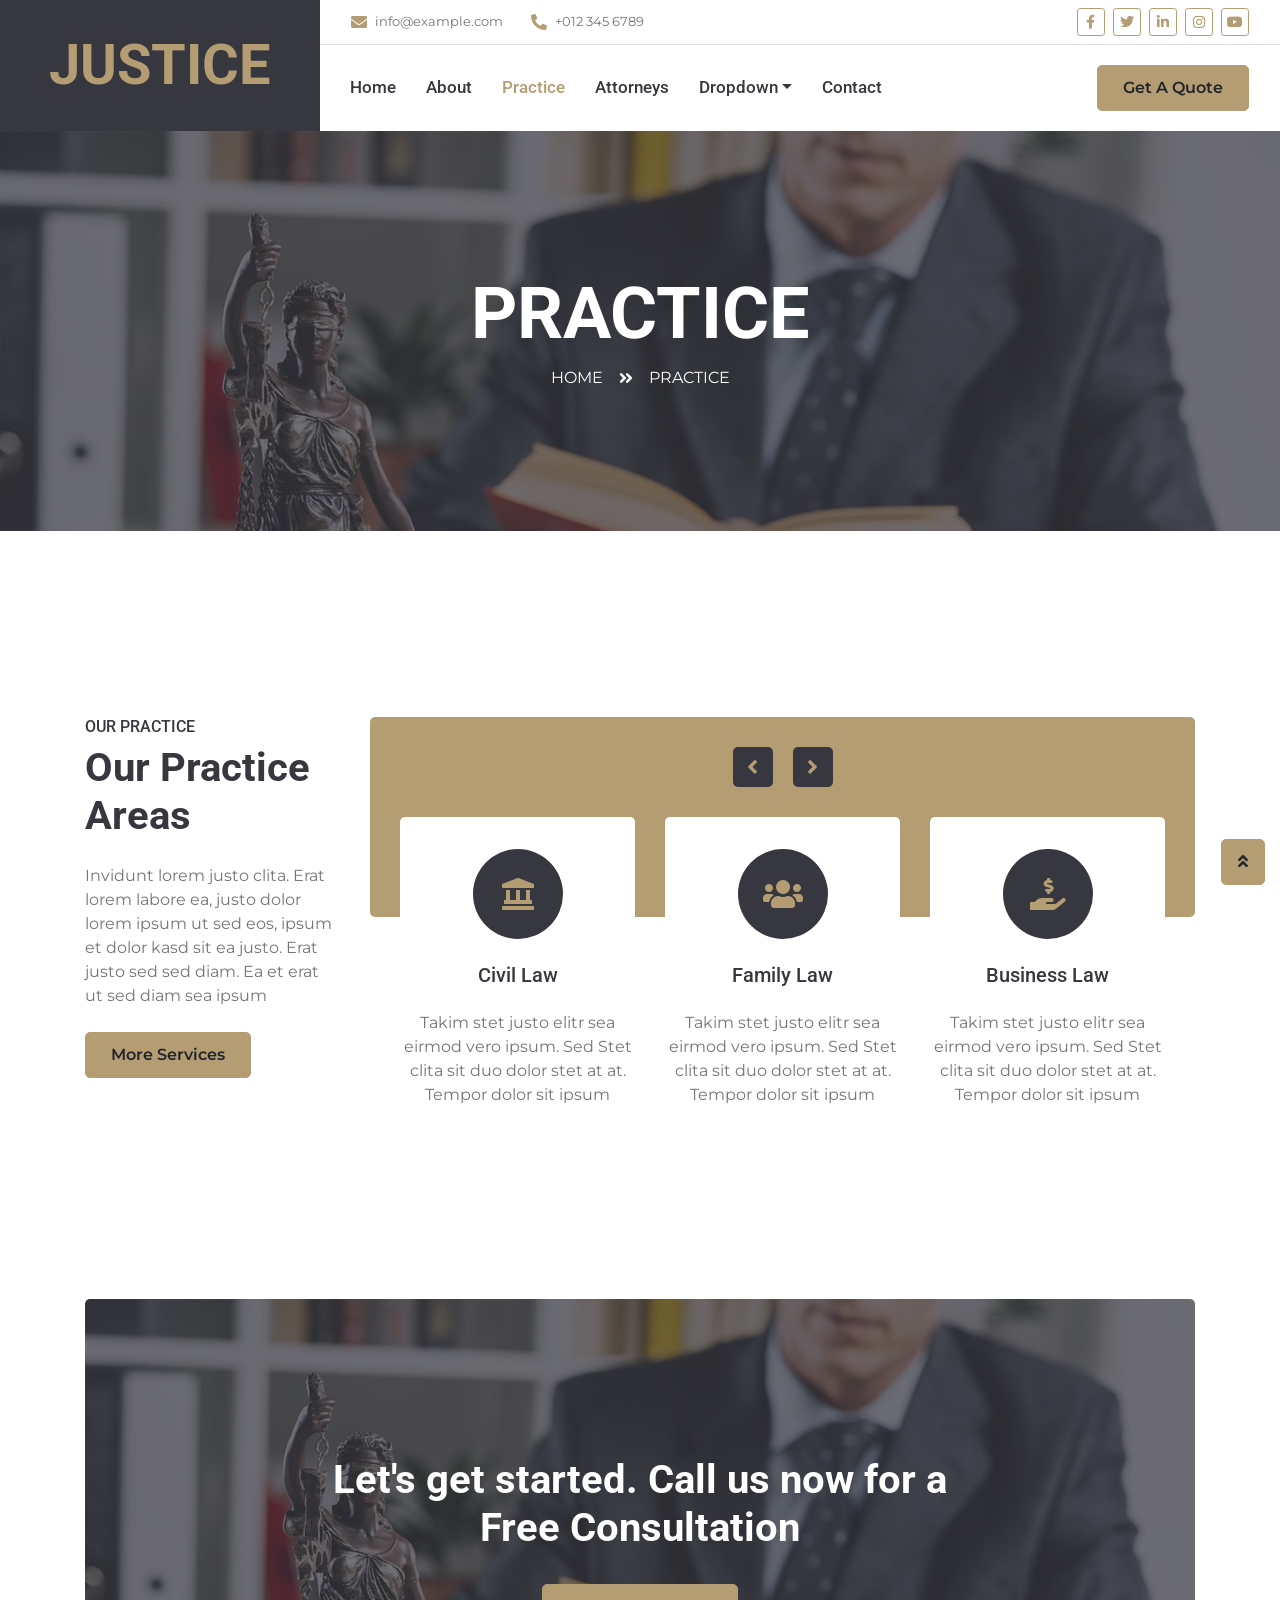
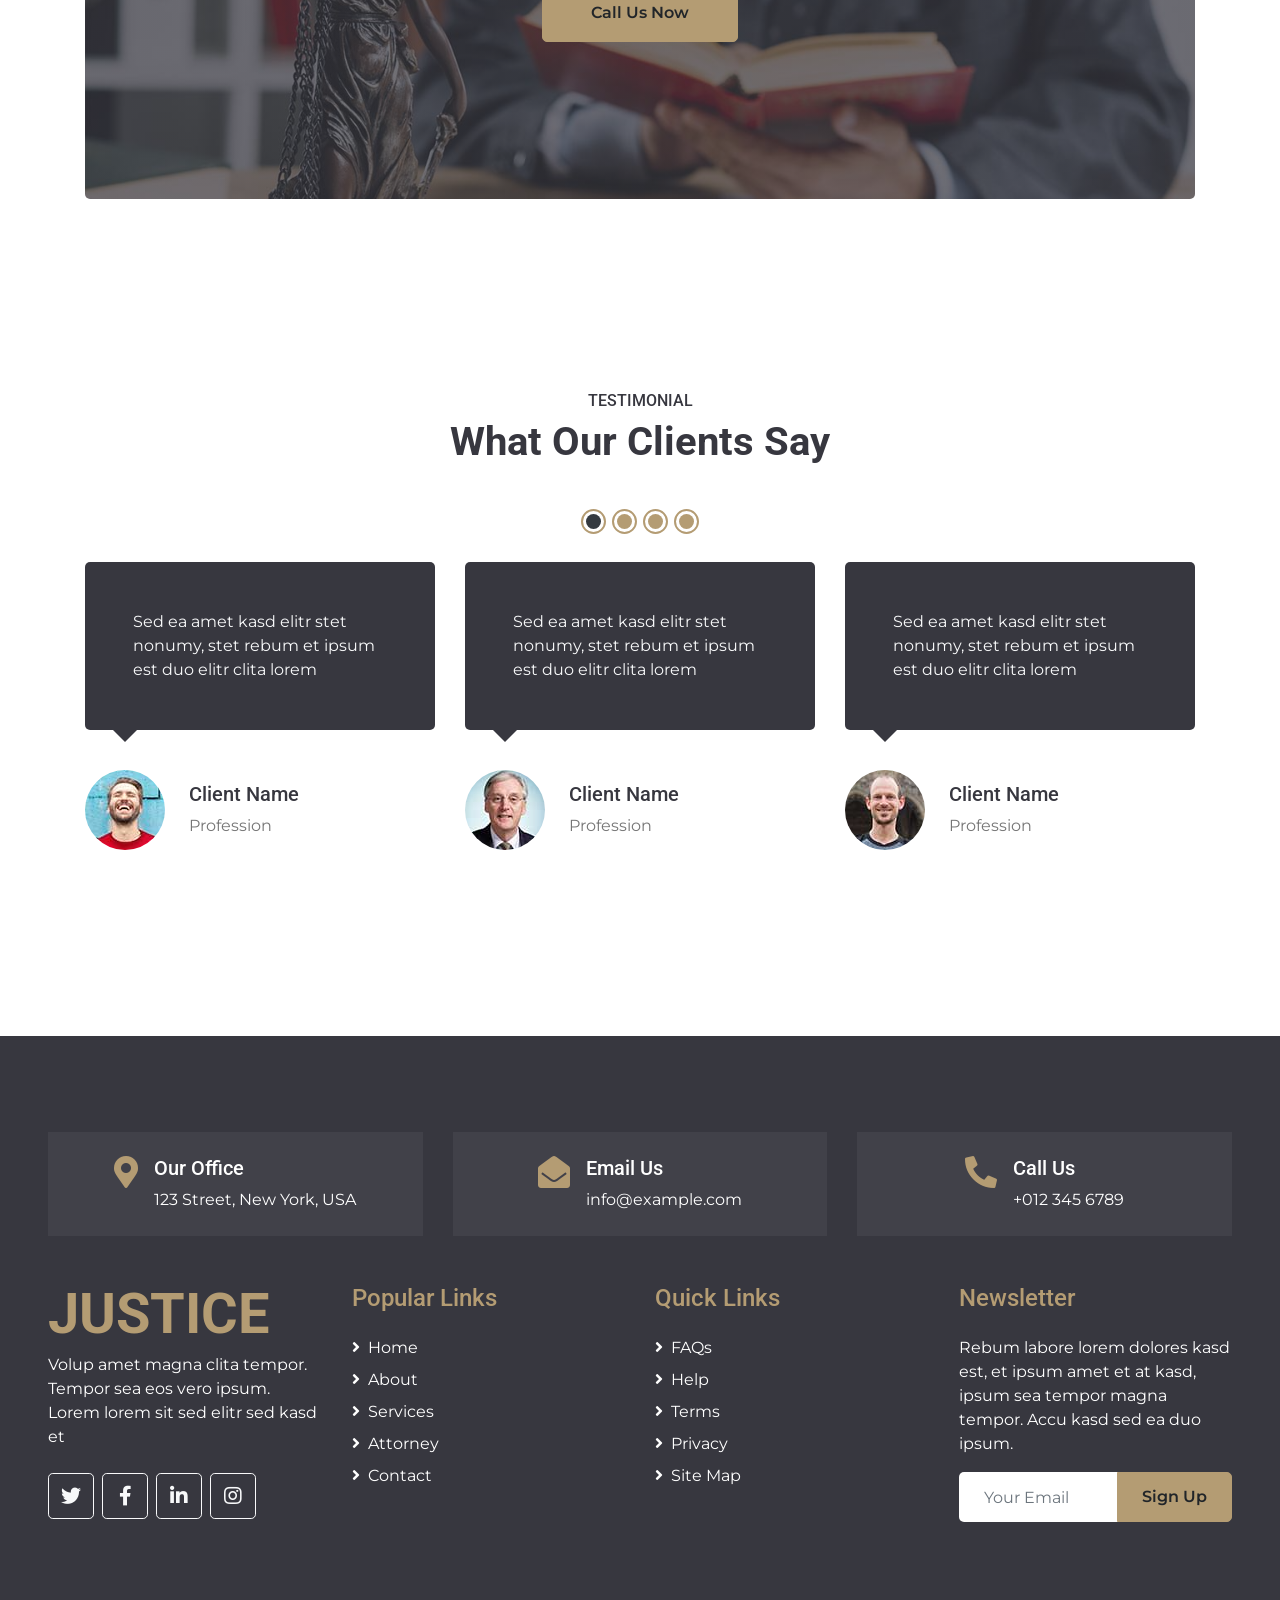
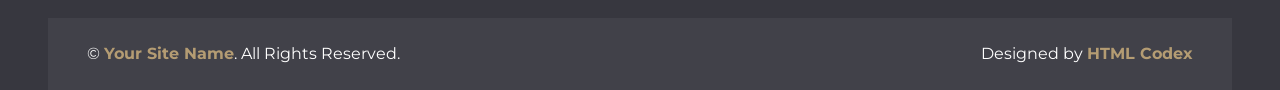
<file: service.html>
<!DOCTYPE html>
<html lang="en">

<head>
    <meta charset="utf-8">
    <title>JUSTICE - Free Lawyer Website Template</title>
    <meta content="width=device-width, initial-scale=1.0" name="viewport">
    <meta content="Free HTML Templates" name="keywords">
    <meta content="Free HTML Templates" name="description">

    <!-- Favicon -->
    <link href="img/favicon.ico" rel="icon">

    <!-- Google Web Fonts -->
    <link rel="preconnect" href="https://fonts.gstatic.com">
    <link href="https://fonts.googleapis.com/css2?family=Montserrat:wght@400;600&family=Roboto:wght@300;500;700&display=swap" rel="stylesheet"> 

    <!-- Font Awesome -->
    <link href="https://cdnjs.cloudflare.com/ajax/libs/font-awesome/5.10.0/css/all.min.css" rel="stylesheet">

    <!-- Libraries Stylesheet -->
    <link href="lib/owlcarousel/assets/owl.carousel.min.css" rel="stylesheet">
    <link href="lib/tempusdominus/css/tempusdominus-bootstrap-4.min.css" rel="stylesheet" />

    <!-- Customized Bootstrap Stylesheet -->
    <link href="css/style.css" rel="stylesheet">
</head>

<body>
    <!-- Header Start -->
    <div class="container-fluid">
        <div class="row">
            <div class="col-lg-3 bg-secondary d-none d-lg-block">
                <a href="index.html" class="navbar-brand w-100 h-100 m-0 p-0 d-flex align-items-center justify-content-center">
                    <h1 class="m-0 display-4 text-primary text-uppercase">Justice</h1>
                </a>
            </div>
            <div class="col-lg-9">
                <div class="row bg-white border-bottom d-none d-lg-flex">
                    <div class="col-lg-7 text-left">
                        <div class="h-100 d-inline-flex align-items-center py-2 px-3">
                            <i class="fa fa-envelope text-primary mr-2"></i>
                            <small>info@example.com</small>
                        </div>
                        <div class="h-100 d-inline-flex align-items-center py-2 px-2">
                            <i class="fa fa-phone-alt text-primary mr-2"></i>
                            <small>+012 345 6789</small>
                        </div>
                    </div>
                    <div class="col-lg-5 text-right">
                        <div class="d-inline-flex align-items-center p-2">
                            <a class="btn btn-sm btn-outline-primary btn-sm-square mr-2" href="">
                                <i class="fab fa-facebook-f"></i>
                            </a>
                            <a class="btn btn-sm btn-outline-primary btn-sm-square mr-2" href="">
                                <i class="fab fa-twitter"></i>
                            </a>
                            <a class="btn btn-sm btn-outline-primary btn-sm-square mr-2" href="">
                                <i class="fab fa-linkedin-in"></i>
                            </a>
                            <a class="btn btn-sm btn-outline-primary btn-sm-square mr-2" href="">
                                <i class="fab fa-instagram"></i>
                            </a>
                            <a class="btn btn-sm btn-outline-primary btn-sm-square mr-2" href="">
                                <i class="fab fa-youtube"></i>
                            </a>
                        </div>
                    </div>
                </div>
                <nav class="navbar navbar-expand-lg bg-white navbar-light p-0">
                    <a href="index.html" class="navbar-brand d-block d-lg-none">
                        <h1 class="m-0 display-4 text-primary text-uppercase">Justice</h1>
                    </a>
                    <button type="button" class="navbar-toggler" data-toggle="collapse" data-target="#navbarCollapse">
                        <span class="navbar-toggler-icon"></span>
                    </button>
                    <div class="collapse navbar-collapse justify-content-between" id="navbarCollapse">
                        <div class="navbar-nav mr-auto py-0">
                            <a href="index.html" class="nav-item nav-link">Home</a>
                            <a href="about.html" class="nav-item nav-link">About</a>
                            <a href="service.html" class="nav-item nav-link active">Practice</a>
                            <a href="team.html" class="nav-item nav-link">Attorneys</a>
                            <div class="nav-item dropdown">
                                <a href="#" class="nav-link dropdown-toggle" data-toggle="dropdown">Dropdown</a>
                                <div class="dropdown-menu rounded-0 m-0">
                                    <a href="#" class="dropdown-item">Menu Item 1</a>
                                    <a href="#" class="dropdown-item">Menu Item 2</a>
                                    <a href="#" class="dropdown-item">Menu Item 3</a>
                                </div>
                            </div>
                            <a href="contact.html" class="nav-item nav-link">Contact</a>
                        </div>
                        <a href="" class="btn btn-primary mr-3 d-none d-lg-block">Get A Quote</a>
                    </div>
                </nav>
            </div>
        </div>
    </div>
    <!-- Header End -->


    <!-- Page Header Start -->
    <div class="container-fluid bg-page-header" style="margin-bottom: 90px;">
        <div class="container">
            <div class="d-flex flex-column align-items-center justify-content-center" style="min-height: 400px">
                <h3 class="display-3 text-white text-uppercase">Practice</h3>
                <div class="d-inline-flex text-white">
                    <p class="m-0 text-uppercase"><a class="text-white" href="">Home</a></p>
                    <i class="fa fa-angle-double-right pt-1 px-3"></i>
                    <p class="m-0 text-uppercase">Practice</p>
                </div>
            </div>
        </div>
    </div>
    <!-- Page Header End -->


    <!-- Services Start -->
    <div class="container-fluid py-5">
        <div class="container py-5">
            <div class="row">
                <div class="col-lg-3">
                    <h6 class="text-uppercase">Our Practice</h6>
                    <h1 class="mb-4">Our Practice Areas</h1>
                    <p>Invidunt lorem justo clita. Erat lorem labore ea, justo dolor lorem ipsum ut sed eos, ipsum et dolor kasd sit ea justo. Erat justo sed sed diam. Ea et erat ut sed diam sea ipsum</p>
                    <a href="" class="btn btn-primary mt-2">More Services</a>
                </div>
                <div class="col-lg-9 pt-5 pt-lg-0">
                    <div class="bg-primary rounded" style="height: 200px;"></div>
                    <div class="owl-carousel service-carousel position-relative" style="margin-top: -100px; padding: 0 30px;">
                        <div class="d-flex flex-column align-items-center text-center bg-white rounded pt-4">
                            <div class="icon-box bg-secondary text-primary mt-2 mb-4">
                                <i class="fa fa-2x fa-landmark"></i>
                            </div>
                            <h5 class="mb-4 px-4">Civil Law</h5>
                            <p class="m-0">Takim stet justo elitr sea eirmod vero ipsum. Sed Stet clita sit duo dolor stet at at. Tempor dolor sit ipsum</p>
                        </div>
                        <div class="d-flex flex-column align-items-center text-center bg-white rounded pt-4">
                            <div class="icon-box bg-secondary text-primary mt-2 mb-4">
                                <i class="fa fa-2x fa-users"></i>
                            </div>
                            <h5 class="mb-4 px-4">Family Law</h5>
                            <p class="m-0">Takim stet justo elitr sea eirmod vero ipsum. Sed Stet clita sit duo dolor stet at at. Tempor dolor sit ipsum</p>
                        </div>
                        <div class="d-flex flex-column align-items-center text-center bg-white rounded pt-4">
                            <div class="icon-box bg-secondary text-primary mt-2 mb-4">
                                <i class="fa fa-2x fa-hand-holding-usd"></i>
                            </div>
                            <h5 class="mb-4 px-4">Business Law</h5>
                            <p class="m-0">Takim stet justo elitr sea eirmod vero ipsum. Sed Stet clita sit duo dolor stet at at. Tempor dolor sit ipsum</p>
                        </div>
                        <div class="d-flex flex-column align-items-center text-center bg-white rounded pt-4">
                            <div class="icon-box bg-secondary text-primary mt-2 mb-4">
                                <i class="fa fa-2x fa-gavel"></i>
                            </div>
                            <h5 class="mb-4 px-4">Criminal Law</h5>
                            <p class="m-0">Takim stet justo elitr sea eirmod vero ipsum. Sed Stet clita sit duo dolor stet at at. Tempor dolor sit ipsum</p>
                        </div>
                    </div>
                </div>
            </div>
        </div>
    </div>
    <!-- Services End -->


    <!-- Action Start -->
    <div class="container-fluid py-5">
        <div class="container py-5">
            <div class="bg-action rounded" style="height: 500px;">
                <div class="row h-100 align-items-center justify-content-center">
                    <div class="col-lg-7 text-center">
                        <h1 class="text-white mb-4">Let's get started. Call us now for a Free Consultation</h1>
                        <a class="btn btn-primary py-3 px-5 mt-2" href="#">Call Us Now</a>
                    </div>
                </div>
            </div>
        </div>
    </div>
    <!-- Action End -->


    <!-- Testimonial Start -->
    <div class="container-fluid py-5">
        <div class="container py-5">
            <div class="text-center pb-5">
                <h6 class="text-uppercase">Testimonial</h6>
                <h1 class="mb-5">What Our Clients Say</h1>
            </div>
            <div class="owl-carousel testimonial-carousel">
                <div class="testimonial-item">
                    <div class="testimonial-text position-relative bg-secondary text-light rounded p-5 mb-4">
                        Sed ea amet kasd elitr stet nonumy, stet rebum et ipsum est duo elitr clita lorem
                    </div>
                    <div class="d-flex align-items-center pt-3">
                        <img class="img-fluid rounded-circle" src="img/testimonial-1.jpg" style="width: 80px; height: 80px;" alt="">
                        <div class="pl-4">
                            <h5>Client Name</h5>
                            <p class="m-0">Profession</p>
                        </div>
                    </div>
                </div>
                <div class="testimonial-item">
                    <div class="testimonial-text position-relative bg-secondary text-light rounded p-5 mb-4">
                        Sed ea amet kasd elitr stet nonumy, stet rebum et ipsum est duo elitr clita lorem
                    </div>
                    <div class="d-flex align-items-center pt-3">
                        <img class="img-fluid rounded-circle" src="img/testimonial-2.jpg" style="width: 80px; height: 80px;" alt="">
                        <div class="pl-4">
                            <h5>Client Name</h5>
                            <p class="m-0">Profession</p>
                        </div>
                    </div>
                </div>
                <div class="testimonial-item">
                    <div class="testimonial-text position-relative bg-secondary text-light rounded p-5 mb-4">
                        Sed ea amet kasd elitr stet nonumy, stet rebum et ipsum est duo elitr clita lorem
                    </div>
                    <div class="d-flex align-items-center pt-3">
                        <img class="img-fluid rounded-circle" src="img/testimonial-3.jpg" style="width: 80px; height: 80px;" alt="">
                        <div class="pl-4">
                            <h5>Client Name</h5>
                            <p class="m-0">Profession</p>
                        </div>
                    </div>
                </div>
                <div class="testimonial-item">
                    <div class="testimonial-text position-relative bg-secondary text-light rounded p-5 mb-4">
                        Sed ea amet kasd elitr stet nonumy, stet rebum et ipsum est duo elitr clita lorem
                    </div>
                    <div class="d-flex align-items-center pt-3">
                        <img class="img-fluid rounded-circle" src="img/testimonial-4.jpg" style="width: 80px; height: 80px;" alt="">
                        <div class="pl-4">
                            <h5>Client Name</h5>
                            <p class="m-0">Profession</p>
                        </div>
                    </div>
                </div>
            </div>
        </div>
    </div>
    <!-- Testimonial End -->


    <!-- Footer Start -->
    <div class="container-fluid bg-secondary text-white pt-5 px-sm-3 px-md-5" style="margin-top: 90px;">
        <div class="row mt-5">
            <div class="col-lg-4">
                <div class="d-flex justify-content-lg-center p-4" style="background: rgba(256, 256, 256, .05);">
                    <i class="fa fa-2x fa-map-marker-alt text-primary"></i>
                    <div class="ml-3">
                        <h5 class="text-white">Our Office</h5>
                        <p class="m-0">123 Street, New York, USA</p>
                    </div>
                </div>
            </div>
            <div class="col-lg-4">
                <div class="d-flex justify-content-lg-center p-4" style="background: rgba(256, 256, 256, .05);">
                    <i class="fa fa-2x fa-envelope-open text-primary"></i>
                    <div class="ml-3">
                        <h5 class="text-white">Email Us</h5>
                        <p class="m-0">info@example.com</p>
                    </div>
                </div>
            </div>
            <div class="col-lg-4">
                <div class="d-flex justify-content-lg-center p-4" style="background: rgba(256, 256, 256, .05);">
                    <i class="fa fa-2x fa-phone-alt text-primary"></i>
                    <div class="ml-3">
                        <h5 class="text-white">Call Us</h5>
                        <p class="m-0">+012 345 6789</p>
                    </div>
                </div>
            </div>
        </div>
        <div class="row pt-5">
            <div class="col-lg-3 col-md-6 mb-5">
                <a href="index.html" class="navbar-brand">
                    <h1 class="m-0 mt-n2 display-4 text-primary text-uppercase">Justice</h1>
                </a>
                <p>Volup amet magna clita tempor. Tempor sea eos vero ipsum. Lorem lorem sit sed elitr sed kasd et</p>
                <div class="d-flex justify-content-start mt-4">
                    <a class="btn btn-lg btn-outline-light btn-lg-square mr-2" href="#"><i class="fab fa-twitter"></i></a>
                    <a class="btn btn-lg btn-outline-light btn-lg-square mr-2" href="#"><i class="fab fa-facebook-f"></i></a>
                    <a class="btn btn-lg btn-outline-light btn-lg-square mr-2" href="#"><i class="fab fa-linkedin-in"></i></a>
                    <a class="btn btn-lg btn-outline-light btn-lg-square" href="#"><i class="fab fa-instagram"></i></a>
                </div>
            </div>
            <div class="col-lg-3 col-md-6 mb-5">
                <h4 class="font-weight-semi-bold text-primary mb-4">Popular Links</h4>
                <div class="d-flex flex-column justify-content-start">
                    <a class="text-white mb-2" href="#"><i class="fa fa-angle-right mr-2"></i>Home</a>
                    <a class="text-white mb-2" href="#"><i class="fa fa-angle-right mr-2"></i>About</a>
                    <a class="text-white mb-2" href="#"><i class="fa fa-angle-right mr-2"></i>Services</a>
                    <a class="text-white mb-2" href="#"><i class="fa fa-angle-right mr-2"></i>Attorney</a>
                    <a class="text-white" href="#"><i class="fa fa-angle-right mr-2"></i>Contact</a>
                </div>
            </div>
            <div class="col-lg-3 col-md-6 mb-5">
                <h4 class="font-weight-semi-bold text-primary mb-4">Quick Links</h4>
                <div class="d-flex flex-column justify-content-start">
                    <a class="text-white mb-2" href="#"><i class="fa fa-angle-right mr-2"></i>FAQs</a>
                    <a class="text-white mb-2" href="#"><i class="fa fa-angle-right mr-2"></i>Help</a>
                    <a class="text-white mb-2" href="#"><i class="fa fa-angle-right mr-2"></i>Terms</a>
                    <a class="text-white mb-2" href="#"><i class="fa fa-angle-right mr-2"></i>Privacy</a>
                    <a class="text-white" href="#"><i class="fa fa-angle-right mr-2"></i>Site Map</a>
                </div>
            </div>
            <div class="col-lg-3 col-md-6 mb-5">
                <h4 class="font-weight-semi-bold text-primary mb-4">Newsletter</h4>
                <p>Rebum labore lorem dolores kasd est, et ipsum amet et at kasd, ipsum sea tempor magna tempor. Accu kasd sed ea duo ipsum.</p>
                <div class="w-100">
                    <div class="input-group">
                        <input type="text" class="form-control border-0" style="padding: 25px;" placeholder="Your Email">
                        <div class="input-group-append">
                            <button class="btn btn-primary px-4">Sign Up</button>
                        </div>
                    </div>
                </div>
            </div>
        </div>
        <div class="row p-4 mt-5 mx-0" style="background: rgba(256, 256, 256, .05);">
            <div class="col-md-6 text-center text-md-left mb-3 mb-md-0">
                <p class="m-0 text-white">&copy; <a class="font-weight-bold" href="#">Your Site Name</a>. All Rights Reserved.</p>
            </div>
            <div class="col-md-6 text-center text-md-right">
                <p class="m-0 text-white">Designed by <a class="font-weight-bold" href="https://htmlcodex.com">HTML Codex</a></p>
            </div>
        </div>
    </div>
    <!-- Footer End -->


    <!-- Back to Top -->
    <a href="#" class="btn btn-primary px-3 back-to-top"><i class="fa fa-angle-double-up"></i></a>


    <!-- JavaScript Libraries -->
    <script src="https://code.jquery.com/jquery-3.4.1.min.js"></script>
    <script src="https://stackpath.bootstrapcdn.com/bootstrap/4.4.1/js/bootstrap.bundle.min.js"></script>
    <script src="lib/easing/easing.min.js"></script>
    <script src="lib/waypoints/waypoints.min.js"></script>
    <script src="lib/owlcarousel/owl.carousel.min.js"></script>
    <script src="lib/tempusdominus/js/moment.min.js"></script>
    <script src="lib/tempusdominus/js/moment-timezone.min.js"></script>
    <script src="lib/tempusdominus/js/tempusdominus-bootstrap-4.min.js"></script>

    <!-- Contact Javascript File -->
    <script src="mail/jqBootstrapValidation.min.js"></script>
    <script src="mail/contact.js"></script>

    <!-- Template Javascript -->
    <script src="js/main.js"></script>
</body>

</html>
</file>
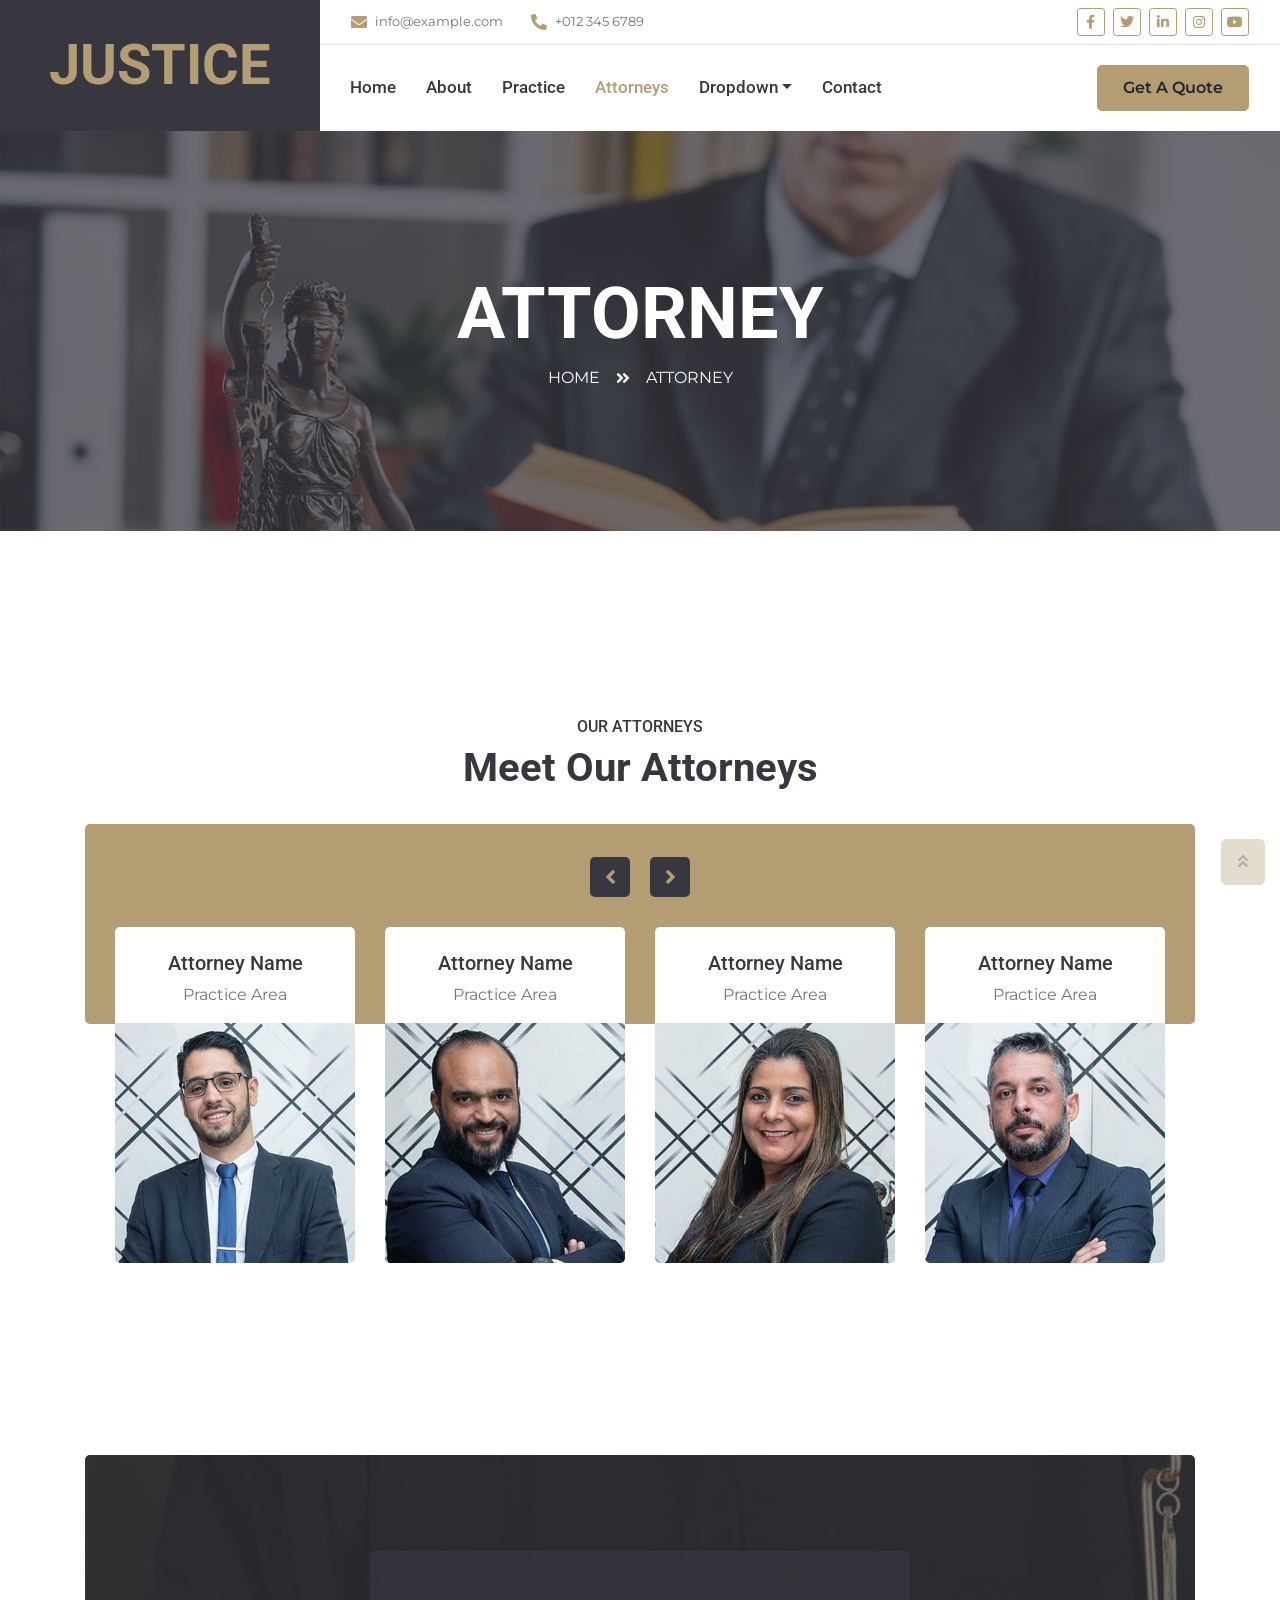
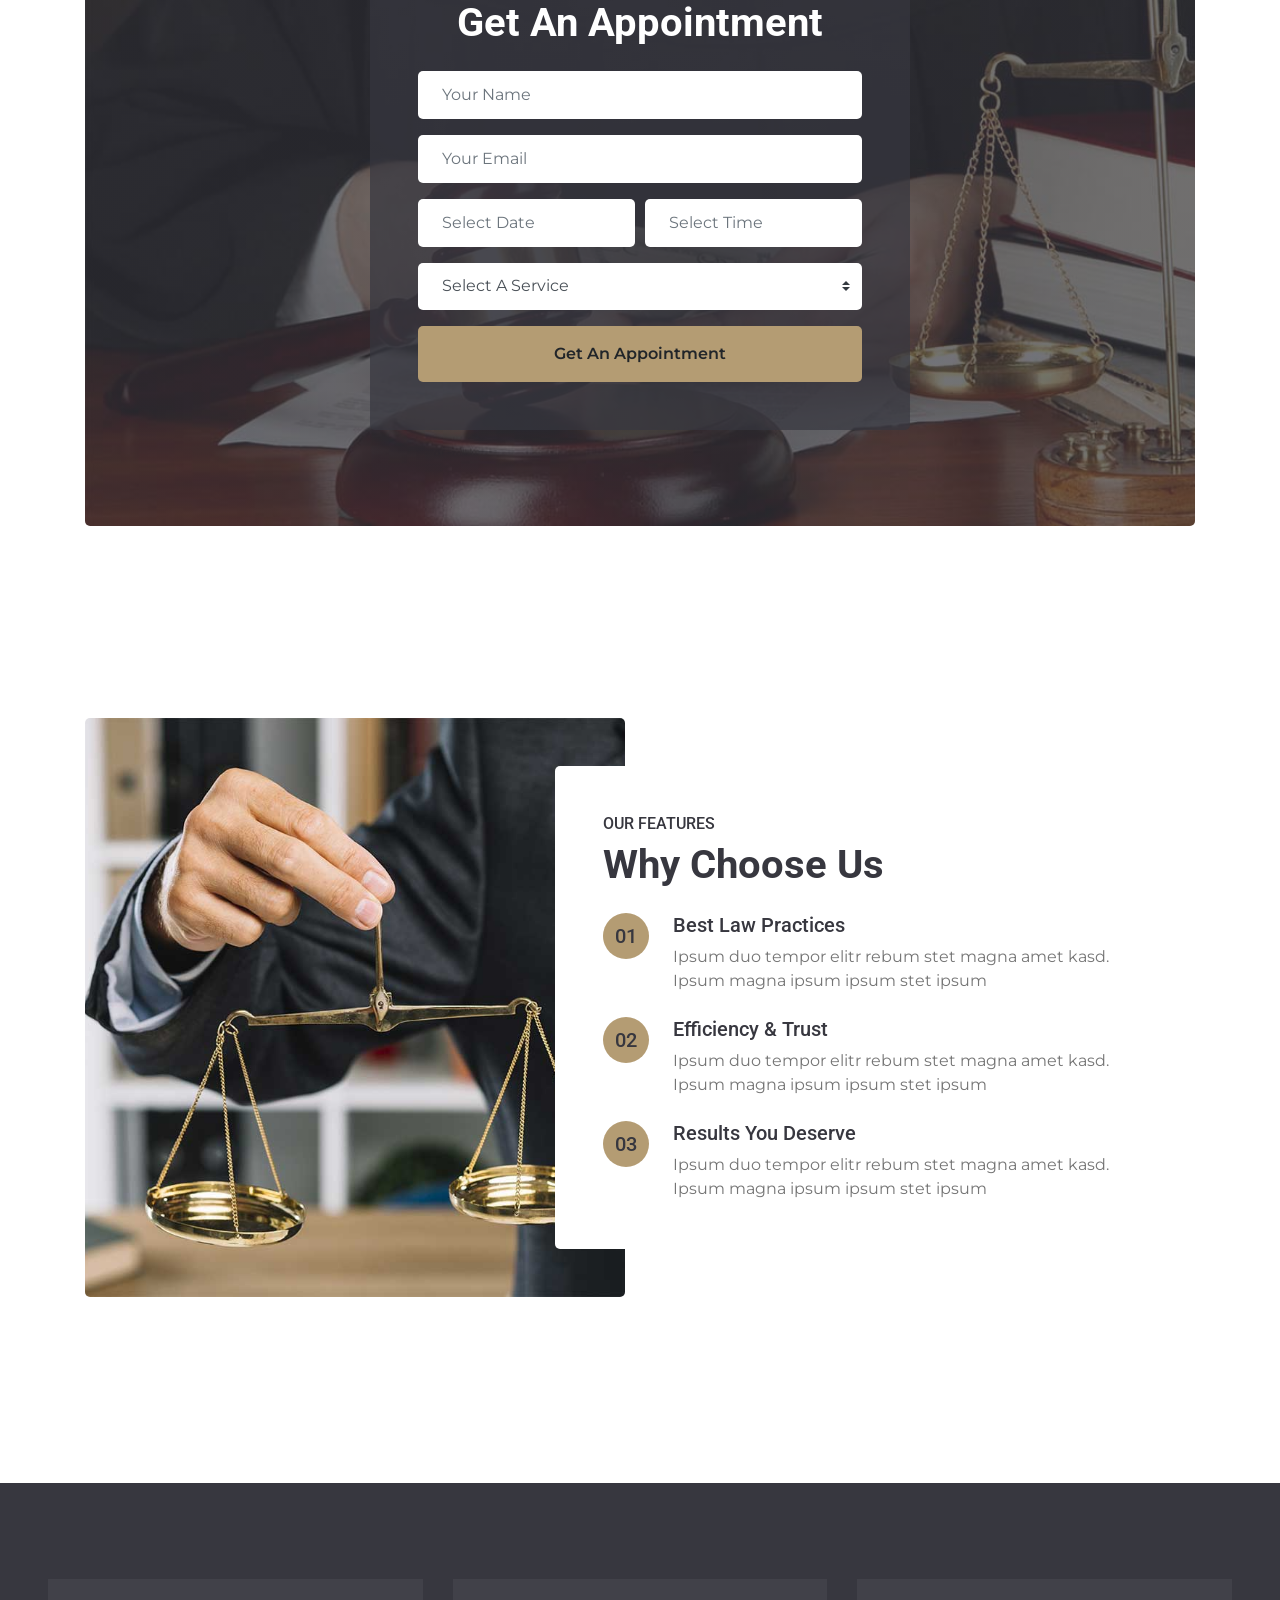
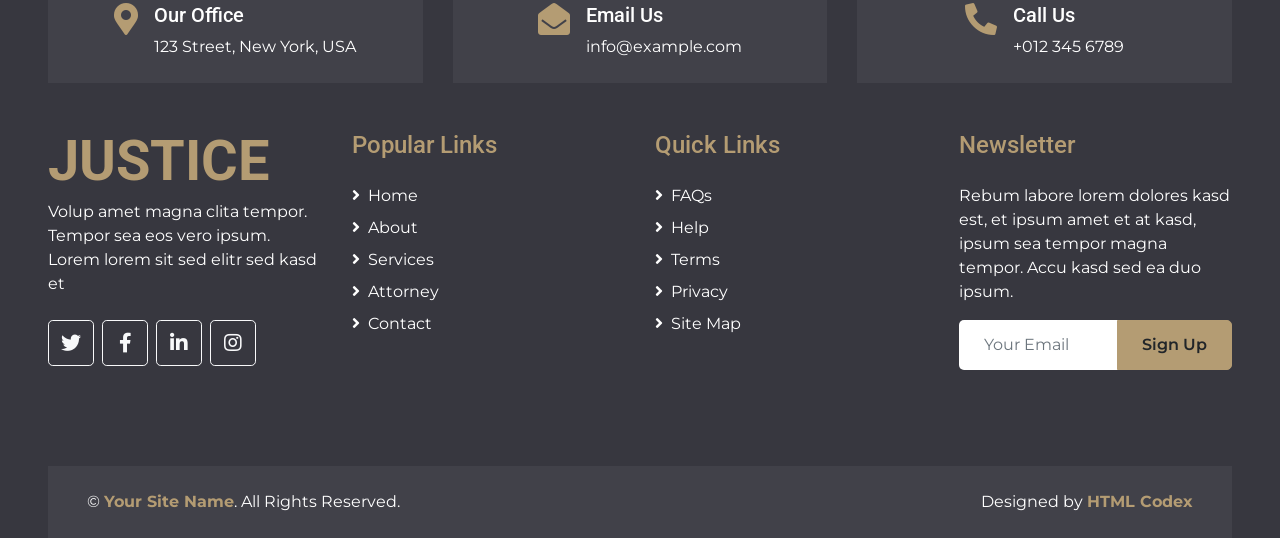
<file: team.html>
<!DOCTYPE html>
<html lang="en">

<head>
    <meta charset="utf-8">
    <title>JUSTICE - Free Lawyer Website Template</title>
    <meta content="width=device-width, initial-scale=1.0" name="viewport">
    <meta content="Free HTML Templates" name="keywords">
    <meta content="Free HTML Templates" name="description">

    <!-- Favicon -->
    <link href="img/favicon.ico" rel="icon">

    <!-- Google Web Fonts -->
    <link rel="preconnect" href="https://fonts.gstatic.com">
    <link href="https://fonts.googleapis.com/css2?family=Montserrat:wght@400;600&family=Roboto:wght@300;500;700&display=swap" rel="stylesheet"> 

    <!-- Font Awesome -->
    <link href="https://cdnjs.cloudflare.com/ajax/libs/font-awesome/5.10.0/css/all.min.css" rel="stylesheet">

    <!-- Libraries Stylesheet -->
    <link href="lib/owlcarousel/assets/owl.carousel.min.css" rel="stylesheet">
    <link href="lib/tempusdominus/css/tempusdominus-bootstrap-4.min.css" rel="stylesheet" />

    <!-- Customized Bootstrap Stylesheet -->
    <link href="css/style.css" rel="stylesheet">
</head>

<body>
    <!-- Header Start -->
    <div class="container-fluid">
        <div class="row">
            <div class="col-lg-3 bg-secondary d-none d-lg-block">
                <a href="index.html" class="navbar-brand w-100 h-100 m-0 p-0 d-flex align-items-center justify-content-center">
                    <h1 class="m-0 display-4 text-primary text-uppercase">Justice</h1>
                </a>
            </div>
            <div class="col-lg-9">
                <div class="row bg-white border-bottom d-none d-lg-flex">
                    <div class="col-lg-7 text-left">
                        <div class="h-100 d-inline-flex align-items-center py-2 px-3">
                            <i class="fa fa-envelope text-primary mr-2"></i>
                            <small>info@example.com</small>
                        </div>
                        <div class="h-100 d-inline-flex align-items-center py-2 px-2">
                            <i class="fa fa-phone-alt text-primary mr-2"></i>
                            <small>+012 345 6789</small>
                        </div>
                    </div>
                    <div class="col-lg-5 text-right">
                        <div class="d-inline-flex align-items-center p-2">
                            <a class="btn btn-sm btn-outline-primary btn-sm-square mr-2" href="">
                                <i class="fab fa-facebook-f"></i>
                            </a>
                            <a class="btn btn-sm btn-outline-primary btn-sm-square mr-2" href="">
                                <i class="fab fa-twitter"></i>
                            </a>
                            <a class="btn btn-sm btn-outline-primary btn-sm-square mr-2" href="">
                                <i class="fab fa-linkedin-in"></i>
                            </a>
                            <a class="btn btn-sm btn-outline-primary btn-sm-square mr-2" href="">
                                <i class="fab fa-instagram"></i>
                            </a>
                            <a class="btn btn-sm btn-outline-primary btn-sm-square mr-2" href="">
                                <i class="fab fa-youtube"></i>
                            </a>
                        </div>
                    </div>
                </div>
                <nav class="navbar navbar-expand-lg bg-white navbar-light p-0">
                    <a href="index.html" class="navbar-brand d-block d-lg-none">
                        <h1 class="m-0 display-4 text-primary text-uppercase">Justice</h1>
                    </a>
                    <button type="button" class="navbar-toggler" data-toggle="collapse" data-target="#navbarCollapse">
                        <span class="navbar-toggler-icon"></span>
                    </button>
                    <div class="collapse navbar-collapse justify-content-between" id="navbarCollapse">
                        <div class="navbar-nav mr-auto py-0">
                            <a href="index.html" class="nav-item nav-link">Home</a>
                            <a href="about.html" class="nav-item nav-link">About</a>
                            <a href="service.html" class="nav-item nav-link">Practice</a>
                            <a href="team.html" class="nav-item nav-link active">Attorneys</a>
                            <div class="nav-item dropdown">
                                <a href="#" class="nav-link dropdown-toggle" data-toggle="dropdown">Dropdown</a>
                                <div class="dropdown-menu rounded-0 m-0">
                                    <a href="#" class="dropdown-item">Menu Item 1</a>
                                    <a href="#" class="dropdown-item">Menu Item 2</a>
                                    <a href="#" class="dropdown-item">Menu Item 3</a>
                                </div>
                            </div>
                            <a href="contact.html" class="nav-item nav-link">Contact</a>
                        </div>
                        <a href="" class="btn btn-primary mr-3 d-none d-lg-block">Get A Quote</a>
                    </div>
                </nav>
            </div>
        </div>
    </div>
    <!-- Header End -->


    <!-- Page Header Start -->
    <div class="container-fluid bg-page-header" style="margin-bottom: 90px;">
        <div class="container">
            <div class="d-flex flex-column align-items-center justify-content-center" style="min-height: 400px">
                <h3 class="display-3 text-white text-uppercase">Attorney</h3>
                <div class="d-inline-flex text-white">
                    <p class="m-0 text-uppercase"><a class="text-white" href="">Home</a></p>
                    <i class="fa fa-angle-double-right pt-1 px-3"></i>
                    <p class="m-0 text-uppercase">Attorney</p>
                </div>
            </div>
        </div>
    </div>
    <!-- Page Header End -->


    <!-- Team Start -->
    <div class="container-fluid py-5">
        <div class="container py-5">
            <div class="text-center pb-2">
                <h6 class="text-uppercase">Our Attorneys</h6>
                <h1 class="mb-4">Meet Our Attorneys</h1>
            </div>
            <div class="row">
                <div class="col-12">
                    <div class="bg-primary rounded" style="height: 200px;"></div>
                    <div class="owl-carousel team-carousel position-relative" style="margin-top: -97px; padding: 0 30px;">
                        <div class="team-item text-center bg-white rounded overflow-hidden pt-4">
                            <h5 class="mb-2 px-4">Attorney Name</h5>
                            <p class="mb-3 px-4">Practice Area</p>
                            <div class="team-img position-relative">
                                <img class="img-fluid" src="img/team-1.jpg" alt="">
                                <div class="team-social">
                                    <a class="btn btn-outline-light btn-square mx-1" href="#"><i class="fab fa-twitter"></i></a>
                                    <a class="btn btn-outline-light btn-square mx-1" href="#"><i class="fab fa-facebook-f"></i></a>
                                    <a class="btn btn-outline-light btn-square mx-1" href="#"><i class="fab fa-linkedin-in"></i></a>
                                </div>
                            </div>
                        </div>
                        <div class="team-item text-center bg-white rounded overflow-hidden pt-4">
                            <h5 class="mb-2 px-4">Attorney Name</h5>
                            <p class="mb-3 px-4">Practice Area</p>
                            <div class="team-img position-relative">
                                <img class="img-fluid" src="img/team-2.jpg" alt="">
                                <div class="team-social">
                                    <a class="btn btn-outline-light btn-square mx-1" href="#"><i class="fab fa-twitter"></i></a>
                                    <a class="btn btn-outline-light btn-square mx-1" href="#"><i class="fab fa-facebook-f"></i></a>
                                    <a class="btn btn-outline-light btn-square mx-1" href="#"><i class="fab fa-linkedin-in"></i></a>
                                </div>
                            </div>
                        </div>
                        <div class="team-item text-center bg-white rounded overflow-hidden pt-4">
                            <h5 class="mb-2 px-4">Attorney Name</h5>
                            <p class="mb-3 px-4">Practice Area</p>
                            <div class="team-img position-relative">
                                <img class="img-fluid" src="img/team-3.jpg" alt="">
                                <div class="team-social">
                                    <a class="btn btn-outline-light btn-square mx-1" href="#"><i class="fab fa-twitter"></i></a>
                                    <a class="btn btn-outline-light btn-square mx-1" href="#"><i class="fab fa-facebook-f"></i></a>
                                    <a class="btn btn-outline-light btn-square mx-1" href="#"><i class="fab fa-linkedin-in"></i></a>
                                </div>
                            </div>
                        </div>
                        <div class="team-item text-center bg-white rounded overflow-hidden pt-4">
                            <h5 class="mb-2 px-4">Attorney Name</h5>
                            <p class="mb-3 px-4">Practice Area</p>
                            <div class="team-img position-relative">
                                <img class="img-fluid" src="img/team-4.jpg" alt="">
                                <div class="team-social">
                                    <a class="btn btn-outline-light btn-square mx-1" href="#"><i class="fab fa-twitter"></i></a>
                                    <a class="btn btn-outline-light btn-square mx-1" href="#"><i class="fab fa-facebook-f"></i></a>
                                    <a class="btn btn-outline-light btn-square mx-1" href="#"><i class="fab fa-linkedin-in"></i></a>
                                </div>
                            </div>
                        </div>
                        <div class="team-item text-center bg-white rounded overflow-hidden pt-4">
                            <h5 class="mb-2 px-4">Attorney Name</h5>
                            <p class="mb-3 px-4">Practice Area</p>
                            <div class="team-img position-relative">
                                <img class="img-fluid" src="img/team-5.jpg" alt="">
                                <div class="team-social">
                                    <a class="btn btn-outline-light btn-square mx-1" href="#"><i class="fab fa-twitter"></i></a>
                                    <a class="btn btn-outline-light btn-square mx-1" href="#"><i class="fab fa-facebook-f"></i></a>
                                    <a class="btn btn-outline-light btn-square mx-1" href="#"><i class="fab fa-linkedin-in"></i></a>
                                </div>
                            </div>
                        </div>
                    </div>
                </div>
            </div>
        </div>
    </div>
    <!-- Team End -->


    <!-- Appointment Start -->
    <div class="container-fluid py-5">
        <div class="container py-5">
            <div class="bg-appointment rounded">
                <div class="row h-100 align-items-center justify-content-center">
                    <div class="col-lg-6 py-5">
                        <div class="rounded p-5 my-5" style="background: rgba(55, 55, 63, .7);">
                            <h1 class="text-center text-white mb-4">Get An Appointment</h1>
                            <form>
                                <div class="form-group">
                                    <input type="text" class="form-control border-0 p-4" placeholder="Your Name" required="required" />
                                </div>
                                <div class="form-group">
                                    <input type="email" class="form-control border-0 p-4" placeholder="Your Email" required="required" />
                                </div>
                                <div class="form-row">
                                    <div class="col-6">
                                        <div class="form-group">
                                            <div class="date" id="date" data-target-input="nearest">
                                                <input type="text" class="form-control border-0 p-4 datetimepicker-input" placeholder="Select Date" data-target="#date" data-toggle="datetimepicker"/>
                                            </div>
                                        </div>
                                    </div>
                                    <div class="col-6">
                                        <div class="form-group">
                                            <div class="time" id="time" data-target-input="nearest">
                                                <input type="text" class="form-control border-0 p-4 datetimepicker-input" placeholder="Select Time" data-target="#time" data-toggle="datetimepicker"/>
                                            </div>
                                        </div>
                                    </div>
                                </div>
                                <div class="form-group">
                                    <select class="custom-select border-0 px-4" style="height: 47px;">
                                        <option selected>Select A Service</option>
                                        <option value="1">Service 1</option>
                                        <option value="2">Service 1</option>
                                        <option value="3">Service 1</option>
                                    </select>
                                </div>
                                <div>
                                    <button class="btn btn-primary btn-block border-0 py-3" type="submit">Get An Appointment</button>
                                </div>
                            </form>
                        </div>
                    </div>
                </div>
            </div>
        </div>
    </div>
    <!-- Appointment End -->


    <!-- Features Start -->
    <div class="container-fluid py-5">
        <div class="container py-5">
            <div class="row">
                <div class="col-lg-6" style="min-height: 500px;">
                    <div class="position-relative h-100 rounded overflow-hidden">
                        <img class="position-absolute w-100 h-100" src="img/feature.jpg" style="object-fit: cover;">
                    </div>
                </div>
                <div class="col-lg-6 pt-5 pb-lg-5">
                    <div class="feature-text bg-white rounded p-lg-5">
                        <h6 class="text-uppercase">Our Features</h6>
                        <h1 class="mb-4">Why Choose Us</h1>
                        <div class="d-flex mb-4">
                            <div class="btn-primary btn-lg-square px-3" style="border-radius: 50px;">
                                <h5 class="text-secondary m-0">01</h5>
                            </div>
                            <div class="ml-4">
                                <h5>Best Law Practices</h5>
                                <p class="m-0">Ipsum duo tempor elitr rebum stet magna amet kasd. Ipsum magna ipsum ipsum stet ipsum</p>
                            </div>
                        </div>
                        <div class="d-flex mb-4">
                            <div class="btn-primary btn-lg-square px-3" style="border-radius: 50px;">
                                <h5 class="text-secondary m-0">02</h5>
                            </div>
                            <div class="ml-4">
                                <h5>Efficiency & Trust</h5>
                                <p class="m-0">Ipsum duo tempor elitr rebum stet magna amet kasd. Ipsum magna ipsum ipsum stet ipsum</p>
                            </div>
                        </div>
                        <div class="d-flex">
                            <div class="btn-primary btn-lg-square px-3" style="border-radius: 50px;">
                                <h5 class="text-secondary m-0">03</h5>
                            </div>
                            <div class="ml-4">
                                <h5>Results You Deserve</h5>
                                <p class="m-0">Ipsum duo tempor elitr rebum stet magna amet kasd. Ipsum magna ipsum ipsum stet ipsum</p>
                            </div>
                        </div>
                    </div>
                </div>
            </div>
        </div>
    </div>
    <!-- Features End -->


    <!-- Footer Start -->
    <div class="container-fluid bg-secondary text-white pt-5 px-sm-3 px-md-5" style="margin-top: 90px;">
        <div class="row mt-5">
            <div class="col-lg-4">
                <div class="d-flex justify-content-lg-center p-4" style="background: rgba(256, 256, 256, .05);">
                    <i class="fa fa-2x fa-map-marker-alt text-primary"></i>
                    <div class="ml-3">
                        <h5 class="text-white">Our Office</h5>
                        <p class="m-0">123 Street, New York, USA</p>
                    </div>
                </div>
            </div>
            <div class="col-lg-4">
                <div class="d-flex justify-content-lg-center p-4" style="background: rgba(256, 256, 256, .05);">
                    <i class="fa fa-2x fa-envelope-open text-primary"></i>
                    <div class="ml-3">
                        <h5 class="text-white">Email Us</h5>
                        <p class="m-0">info@example.com</p>
                    </div>
                </div>
            </div>
            <div class="col-lg-4">
                <div class="d-flex justify-content-lg-center p-4" style="background: rgba(256, 256, 256, .05);">
                    <i class="fa fa-2x fa-phone-alt text-primary"></i>
                    <div class="ml-3">
                        <h5 class="text-white">Call Us</h5>
                        <p class="m-0">+012 345 6789</p>
                    </div>
                </div>
            </div>
        </div>
        <div class="row pt-5">
            <div class="col-lg-3 col-md-6 mb-5">
                <a href="index.html" class="navbar-brand">
                    <h1 class="m-0 mt-n2 display-4 text-primary text-uppercase">Justice</h1>
                </a>
                <p>Volup amet magna clita tempor. Tempor sea eos vero ipsum. Lorem lorem sit sed elitr sed kasd et</p>
                <div class="d-flex justify-content-start mt-4">
                    <a class="btn btn-lg btn-outline-light btn-lg-square mr-2" href="#"><i class="fab fa-twitter"></i></a>
                    <a class="btn btn-lg btn-outline-light btn-lg-square mr-2" href="#"><i class="fab fa-facebook-f"></i></a>
                    <a class="btn btn-lg btn-outline-light btn-lg-square mr-2" href="#"><i class="fab fa-linkedin-in"></i></a>
                    <a class="btn btn-lg btn-outline-light btn-lg-square" href="#"><i class="fab fa-instagram"></i></a>
                </div>
            </div>
            <div class="col-lg-3 col-md-6 mb-5">
                <h4 class="font-weight-semi-bold text-primary mb-4">Popular Links</h4>
                <div class="d-flex flex-column justify-content-start">
                    <a class="text-white mb-2" href="#"><i class="fa fa-angle-right mr-2"></i>Home</a>
                    <a class="text-white mb-2" href="#"><i class="fa fa-angle-right mr-2"></i>About</a>
                    <a class="text-white mb-2" href="#"><i class="fa fa-angle-right mr-2"></i>Services</a>
                    <a class="text-white mb-2" href="#"><i class="fa fa-angle-right mr-2"></i>Attorney</a>
                    <a class="text-white" href="#"><i class="fa fa-angle-right mr-2"></i>Contact</a>
                </div>
            </div>
            <div class="col-lg-3 col-md-6 mb-5">
                <h4 class="font-weight-semi-bold text-primary mb-4">Quick Links</h4>
                <div class="d-flex flex-column justify-content-start">
                    <a class="text-white mb-2" href="#"><i class="fa fa-angle-right mr-2"></i>FAQs</a>
                    <a class="text-white mb-2" href="#"><i class="fa fa-angle-right mr-2"></i>Help</a>
                    <a class="text-white mb-2" href="#"><i class="fa fa-angle-right mr-2"></i>Terms</a>
                    <a class="text-white mb-2" href="#"><i class="fa fa-angle-right mr-2"></i>Privacy</a>
                    <a class="text-white" href="#"><i class="fa fa-angle-right mr-2"></i>Site Map</a>
                </div>
            </div>
            <div class="col-lg-3 col-md-6 mb-5">
                <h4 class="font-weight-semi-bold text-primary mb-4">Newsletter</h4>
                <p>Rebum labore lorem dolores kasd est, et ipsum amet et at kasd, ipsum sea tempor magna tempor. Accu kasd sed ea duo ipsum.</p>
                <div class="w-100">
                    <div class="input-group">
                        <input type="text" class="form-control border-0" style="padding: 25px;" placeholder="Your Email">
                        <div class="input-group-append">
                            <button class="btn btn-primary px-4">Sign Up</button>
                        </div>
                    </div>
                </div>
            </div>
        </div>
        <div class="row p-4 mt-5 mx-0" style="background: rgba(256, 256, 256, .05);">
            <div class="col-md-6 text-center text-md-left mb-3 mb-md-0">
                <p class="m-0 text-white">&copy; <a class="font-weight-bold" href="#">Your Site Name</a>. All Rights Reserved.</p>
            </div>
            <div class="col-md-6 text-center text-md-right">
                <p class="m-0 text-white">Designed by <a class="font-weight-bold" href="https://htmlcodex.com">HTML Codex</a></p>
            </div>
        </div>
    </div>
    <!-- Footer End -->


    <!-- Back to Top -->
    <a href="#" class="btn btn-primary px-3 back-to-top"><i class="fa fa-angle-double-up"></i></a>


    <!-- JavaScript Libraries -->
    <script src="https://code.jquery.com/jquery-3.4.1.min.js"></script>
    <script src="https://stackpath.bootstrapcdn.com/bootstrap/4.4.1/js/bootstrap.bundle.min.js"></script>
    <script src="lib/easing/easing.min.js"></script>
    <script src="lib/waypoints/waypoints.min.js"></script>
    <script src="lib/owlcarousel/owl.carousel.min.js"></script>
    <script src="lib/tempusdominus/js/moment.min.js"></script>
    <script src="lib/tempusdominus/js/moment-timezone.min.js"></script>
    <script src="lib/tempusdominus/js/tempusdominus-bootstrap-4.min.js"></script>

    <!-- Contact Javascript File -->
    <script src="mail/jqBootstrapValidation.min.js"></script>
    <script src="mail/contact.js"></script>

    <!-- Template Javascript -->
    <script src="js/main.js"></script>
</body>

</html>
</file>
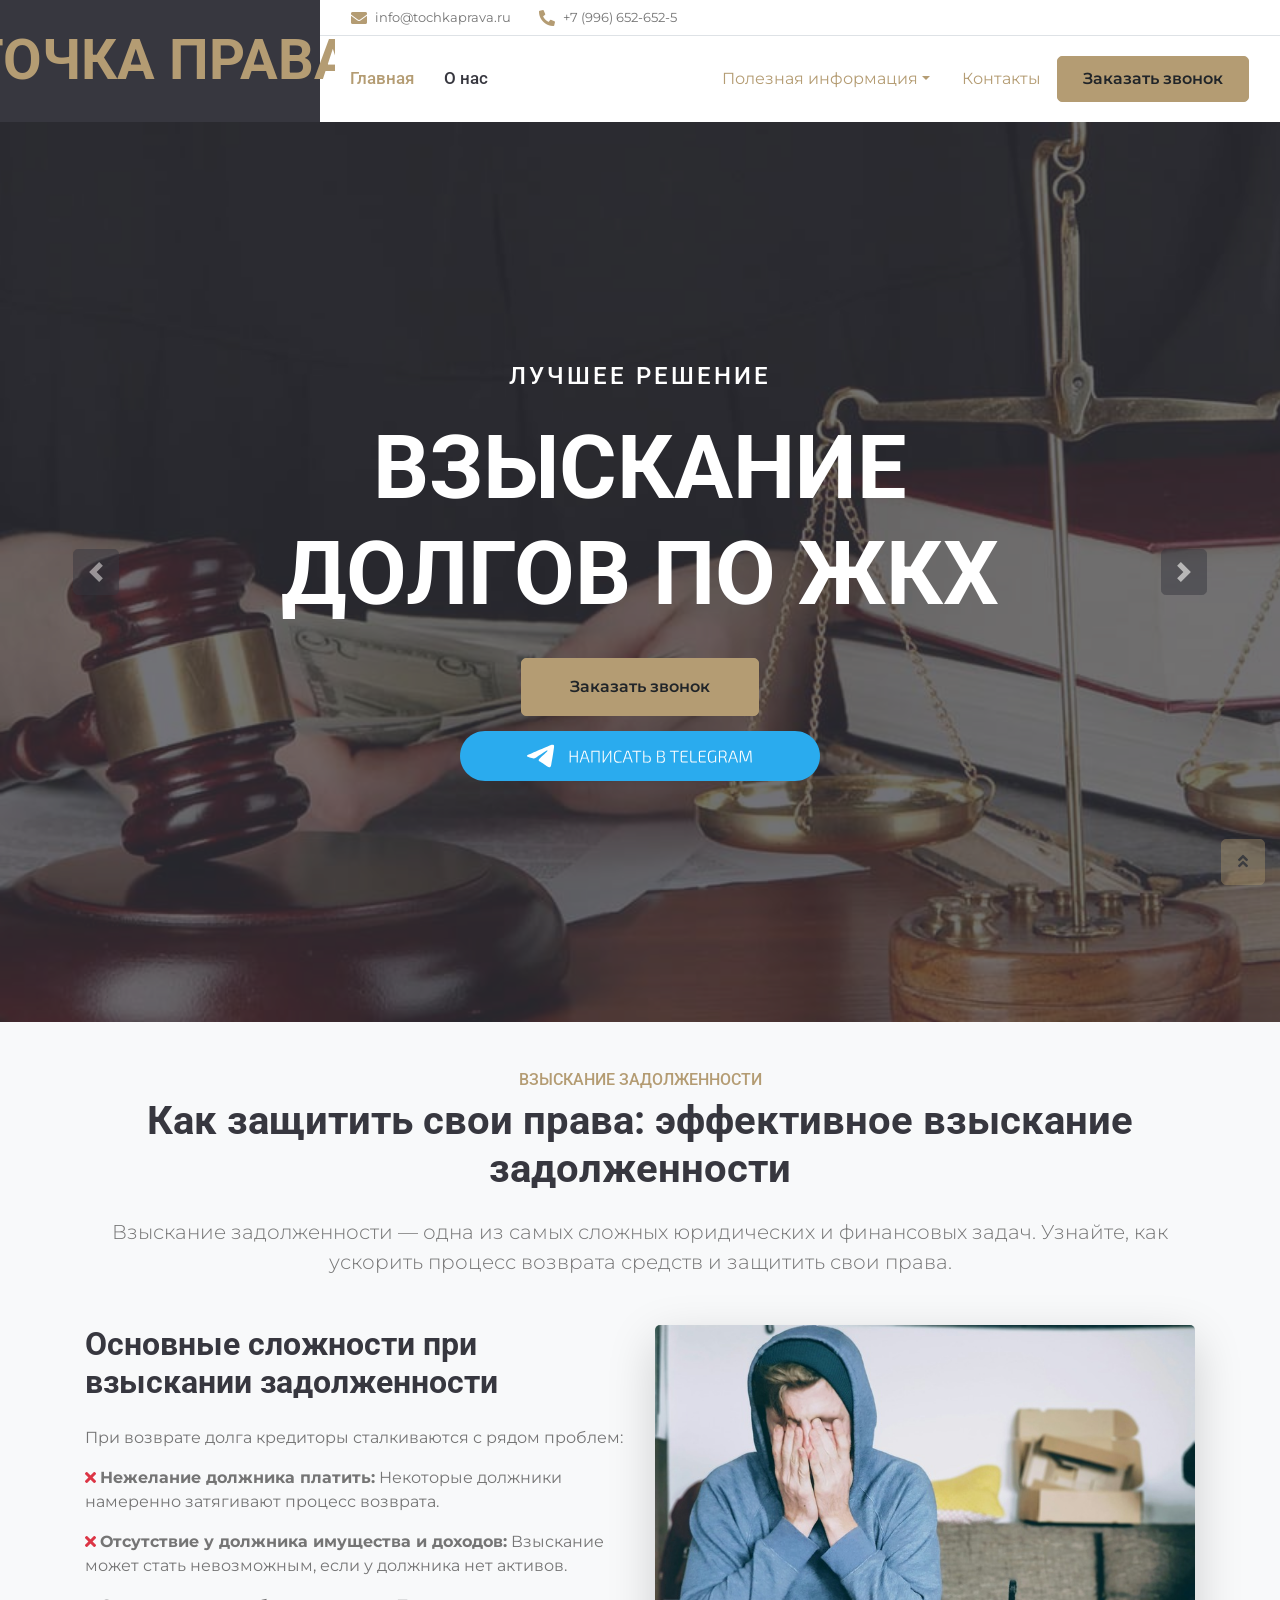
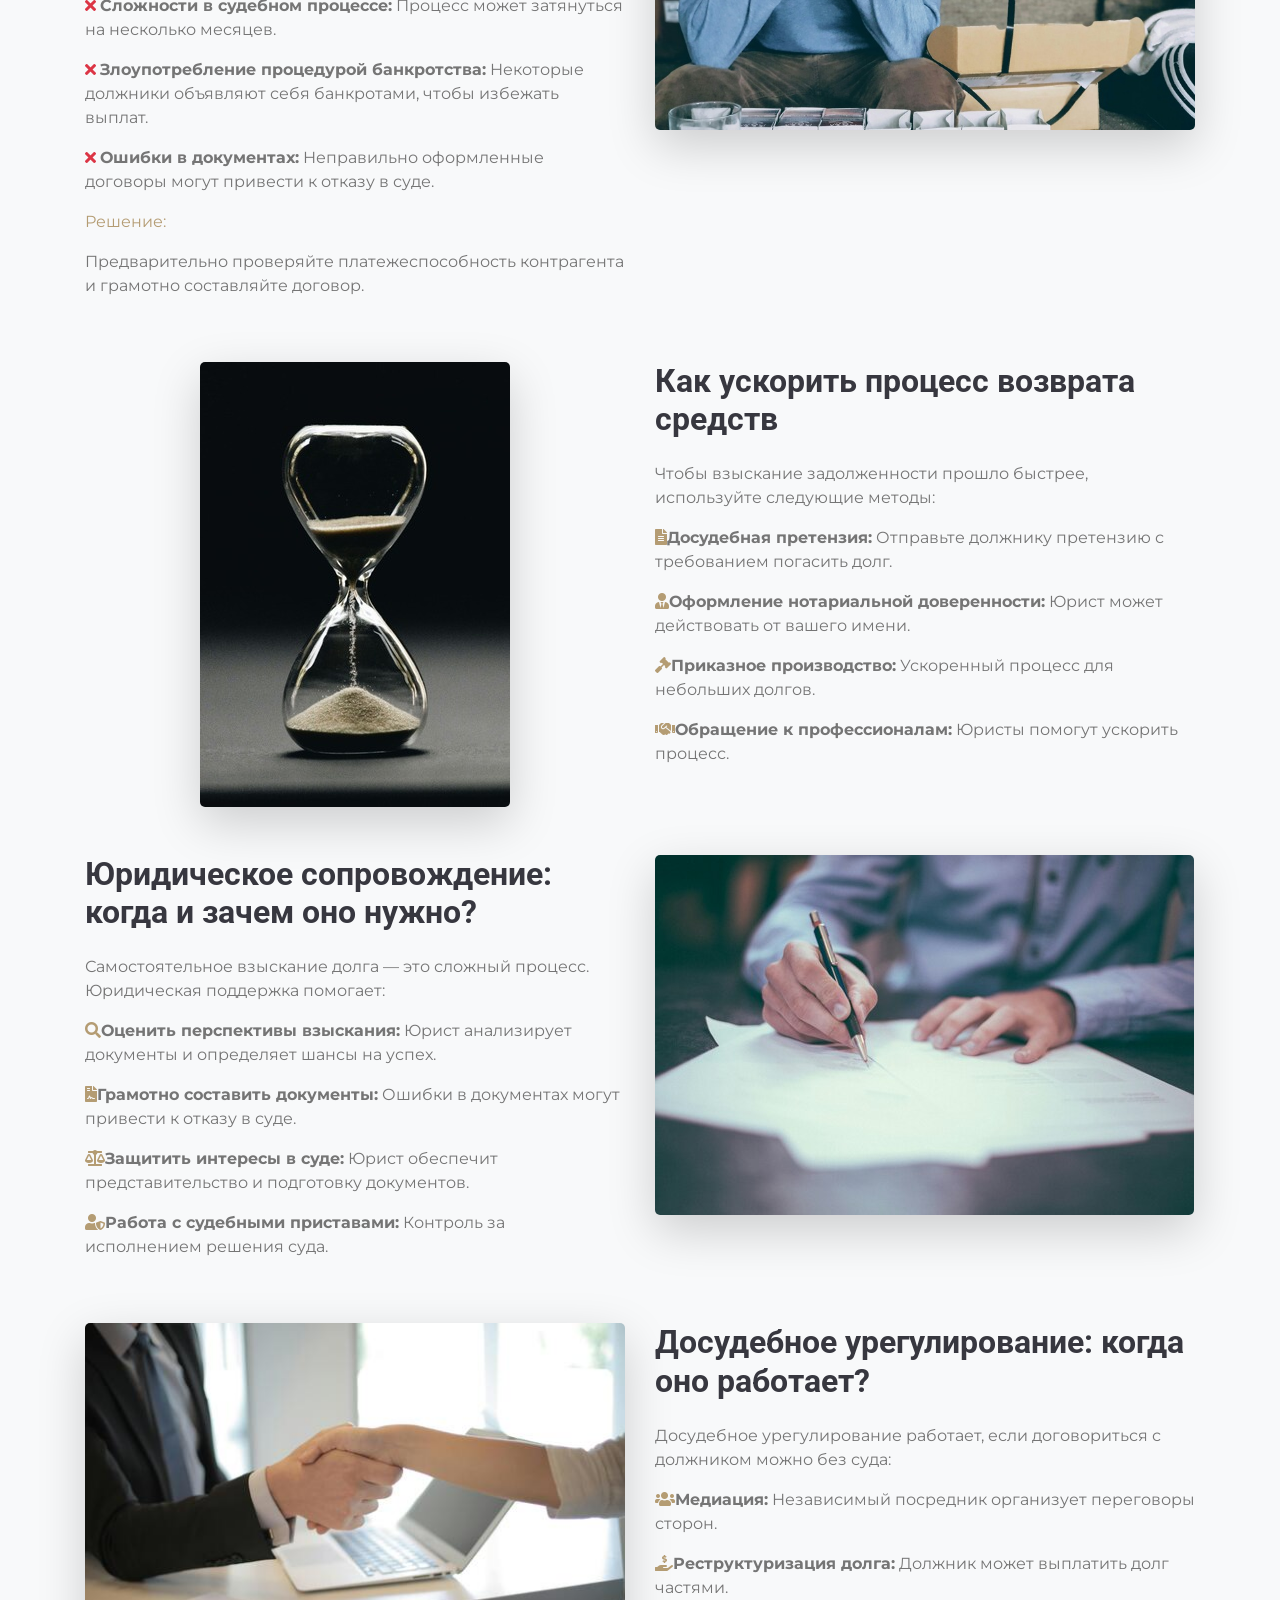
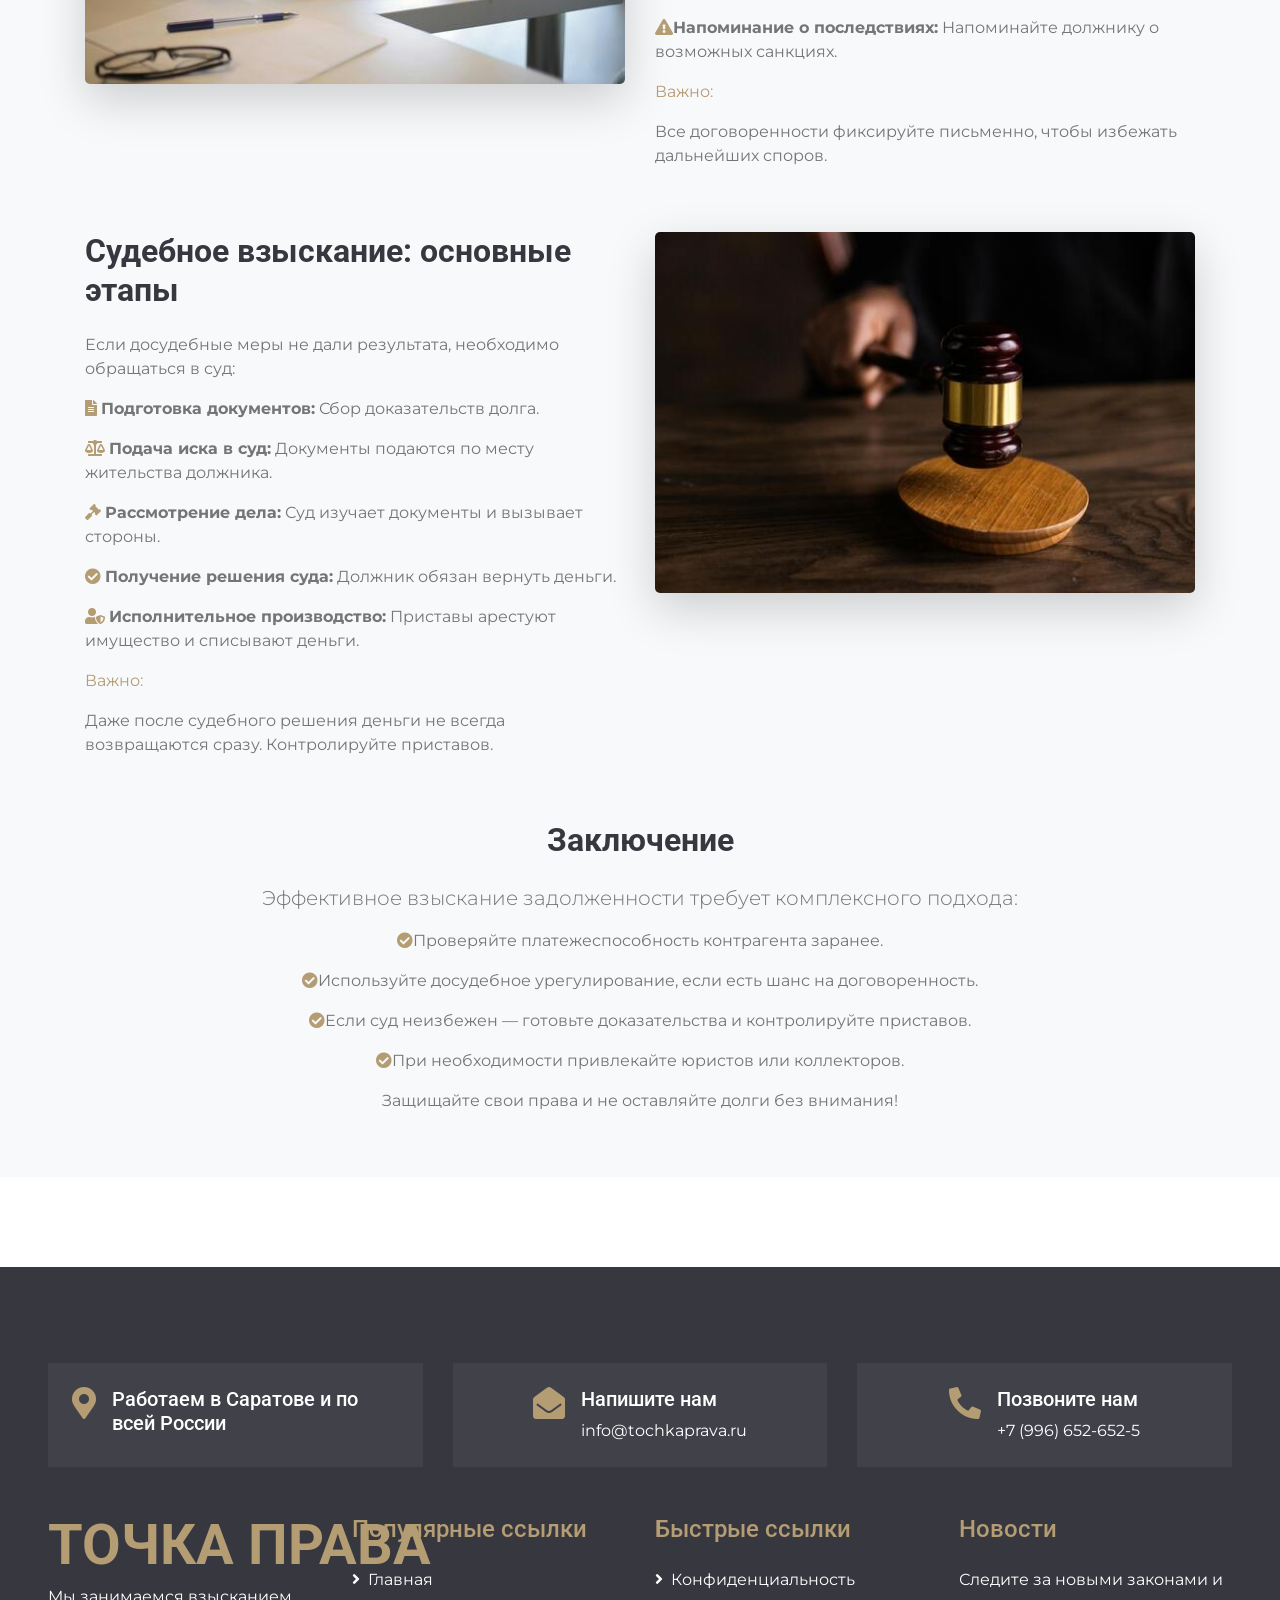
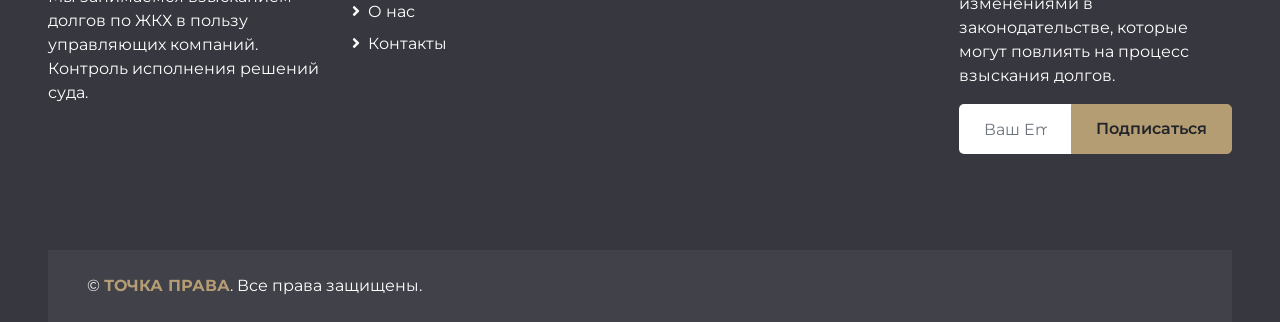
<file: vzyskanie-zadolzhennosti-saratov.html>
<!DOCTYPE html>
<html lang="ru">

<head>
    <meta charset="utf-8">
    <title>Взыскание долгов по ЖКХ | ТОЧКА ПРАВА</title>
    <meta content="width=device-width, initial-scale=1.0" name="viewport">
    <meta content="Взыскание долгов по ЖКХ, исполнительное производство, управляющие компании" name="keywords">
    <meta content="Профессиональное взыскание долгов по ЖКХ в пользу управляющих компаний. Контроль исполнения решений суда." name="description">

    <!-- Favicon -->
    <link href="img/favicon.ico" rel="icon">

    <!-- Google Web Fonts -->
    <link rel="preconnect" href="https://fonts.gstatic.com">
    <link href="https://fonts.googleapis.com/css2?family=Montserrat:wght@400;600&family=Roboto:wght@300;500;700&display=swap" rel="stylesheet">

    <!-- Font Awesome -->
    <link href="https://cdnjs.cloudflare.com/ajax/libs/font-awesome/5.10.0/css/all.min.css" rel="stylesheet">

    <!-- Libraries Stylesheet -->
    <link href="lib/owlcarousel/assets/owl.carousel.min.css" rel="stylesheet">
    <link href="lib/tempusdominus/css/tempusdominus-bootstrap-4.min.css" rel="stylesheet" />

    <!-- Customized Bootstrap Stylesheet -->
    <link href="css/style.css" rel="stylesheet">
</head>

<body>
    <!-- Header Start -->
    <div class="container-fluid">
        <div class="row">
            <div class="col-lg-3 bg-secondary d-none d-lg-block">
                <a href="index.html" class="navbar-brand w-100 h-100 m-0 p-0 d-flex align-items-center justify-content-center">
                    <h1 class="m-0 display-4 text-primary text-uppercase">ТОЧКА ПРАВА</h1>
                </a>
            </div>
            <div class="col-lg-9">
                <div class="row bg-white border-bottom d-none d-lg-flex">
                    <div class="col-lg-7 text-left">
                        <div class="h-100 d-inline-flex align-items-center py-2 px-3">
                            <i class="fa fa-envelope text-primary mr-2"></i>
                            <small>info@tochkaprava.ru</small>
                        </div>
                        <div class="h-100 d-inline-flex align-items-center py-2 px-2">
                            <i class="fa fa-phone-alt text-primary mr-2"></i>
                            <small>+7 (996) 652-652-5</small>
                        </div>
                    </div>
                </div>
                <nav class="navbar navbar-expand-lg bg-white navbar-light p-0">
                    <a href="index.html" class="navbar-brand d-block d-lg-none">
                        <h1 class="m-0 display-4 text-primary text-uppercase">Точка Права</h1>
                    </a>
                    <button type="button" class="navbar-toggler" data-toggle="collapse" data-target="#navbarCollapse">
                        <span class="navbar-toggler-icon"></span>
                    </button>
                    <div class="collapse navbar-collapse justify-content-between" id="navbarCollapse">
                        <div class="navbar-nav mr-auto py-0">
                            <a href="#" class="nav-item nav-link active">Главная</a>
                            <a href="#" class="nav-item nav-link">О нас</a>
                        </div>
                        <div class="nav-item dropdown">
                            <a href="#" class="nav-link dropdown-toggle" data-toggle="dropdown">Полезная информация</a>
                            <div class="dropdown-menu rounded-0 m-0">
                                <a href="vzyskanie-zadolzhennosti-saratov.html" class="dropdown-item">Взыскание задолженности</a>
                                <a href="#" class="dropdown-item">Исполнительное производство</a>
                                <a href="#" class="dropdown-item">Взыскание через ФССП</a>
                                <a href="#" class="dropdown-item">Советы управляющим компаниям</a>
                            </div>
                        </div>
                        <a href="contact.html" class="nav-item nav-link">Контакты</a>
                        <a href="" class="btn btn-primary mr-3 d-none d-lg-block">Заказать звонок</a>
                    </div>
                </nav>
            </div>
        </div>
    </div>
    <!-- Header End -->

    <!-- Carousel Start -->
    <div class="container-fluid p-0">
        <div id="header-carousel" class="carousel slide carousel-fade" data-ride="carousel">
            <div class="carousel-inner">
                <div class="carousel-item position-relative active" style="height: 100vh; min-height: 400px;">
                    <img class="position-absolute w-100 h-100" src="img/carousel-1.jpg" style="object-fit: cover;">
                    <div class="carousel-caption d-flex flex-column align-items-center justify-content-center">
                        <div class="p-3" style="max-width: 900px;">
                            <h4 class="text-white text-uppercase mb-4" style="letter-spacing: 3px;">Лучшее решение</h4>
                            <h3 class="display-2 text-capitalize text-white mb-4">ВЗЫСКАНИЕ ДОЛГОВ ПО ЖКХ</h3>
                            <a class="btn btn-primary py-3 px-5 mt-2" href="#">Заказать звонок</a>
                            <br><a title="Telegram" href="https://telegram.me/saratov64_urist" target="_blank"><img src="img/Telegram_big.svg" alt="Написать в Telegram" style="padding-top: 15px;"/></a>
                        </div>
                    </div>
                </div>
                <div class="carousel-item position-relative" style="height: 100vh; min-height: 400px;">
                    <img class="position-absolute w-100 h-100" src="img/carousel-2.jpg" style="object-fit: cover;">
                    <div class="carousel-caption d-flex flex-column align-items-center justify-content-center">
                        <div class="p-3" style="max-width: 900px;">
                            <h4 class="text-white text-uppercase mb-4" style="letter-spacing: 3px;">Результат — ваши деньги</h4>
                            <h3 class="display-2 text-capitalize text-white mb-4">КОНТРОЛЬ ИСПОЛНЕНИЯ РЕШЕНИЙ СУДА</h3>
                            <a class="btn btn-primary py-3 px-5 mt-2" href="#">Заказать звонок</a>
                            <br><a title="Telegram" href="https://telegram.me/saratov64_urist" target="_blank"><img src="img/Telegram_big.svg" alt="Написать в Telegram" style="padding-top: 15px;"/></a>
                        </div>
                    </div>
                </div>
            </div>
            <a class="carousel-control-prev" href="#header-carousel" data-slide="prev">
                <div class="btn btn-lg btn-secondary btn-lg-square">
                    <span class="carousel-control-prev-icon"></span>
                </div>
            </a>
            <a class="carousel-control-next" href="#header-carousel" data-slide="next">
                <div class="btn btn-lg btn-secondary btn-lg-square">
                    <span class="carousel-control-next-icon"></span>
                </div>
            </a>
        </div>
    </div>
    <!-- Carousel End -->

<!-- Взыскание задолженности Start -->
<section class="debt-recovery-section bg-light py-5">
    <div class="container">
        <div class="text-center mb-5">
            <h6 class="text-uppercase text-primary">Взыскание задолженности</h6>
            <h1 class="display-5 fw-bold mb-4">Как защитить свои права: эффективное взыскание задолженности</h1>
            <p class="lead">Взыскание задолженности — одна из самых сложных юридических и финансовых задач. Узнайте, как ускорить процесс возврата средств и защитить свои права.</p>
        </div>

        <!-- Основные сложности -->
        <div class="row mb-5">
            <div class="col-lg-6">
                <h2 class="fw-bold mb-4">Основные сложности при взыскании задолженности</h2>
                <p>При возврате долга кредиторы сталкиваются с рядом проблем:</p>
                <ul class="list-unstyled">
                    <li class="mb-3">
                        <i class="fas fa-times text-danger me-2"></i>
                        <span class="ms-2"><strong>Нежелание должника платить:</strong> Некоторые должники намеренно затягивают процесс возврата.</span>
                    </li>
                    <li class="mb-3">
                        <i class="fas fa-times text-danger me-2"></i>
                        <span class="ms-2"><strong>Отсутствие у должника имущества и доходов:</strong> Взыскание может стать невозможным, если у должника нет активов.</span>
                    </li>
                    <li class="mb-3">
                        <i class="fas fa-times text-danger me-2"></i>
                        <span class="ms-2"><strong>Сложности в судебном процессе:</strong> Процесс может затянуться на несколько месяцев.</span>
                    </li>
                    <li class="mb-3">
                        <i class="fas fa-times text-danger me-2"></i>
                        <span class="ms-2"><strong>Злоупотребление процедурой банкротства:</strong> Некоторые должники объявляют себя банкротами, чтобы избежать выплат.</span>
                    </li>
                    <li class="mb-3">
                        <i class="fas fa-times text-danger me-2"></i>
                        <span class="ms-2"><strong>Ошибки в документах:</strong> Неправильно оформленные договоры могут привести к отказу в суде.</span>
                    </li>
                </ul>
                <p class="text-primary fw-bold">Решение:</p>
                <p>Предварительно проверяйте платежеспособность контрагента и грамотно составляйте договор.</p>
            </div>
            <div class="col-lg-6">
                <img src="img/debt-recovery.jpg" alt="Сложности взыскания" class="img-fluid rounded shadow-lg">
            </div>
        </div>

        <!-- Как ускорить процесс -->
        <div class="row mb-5">
            <div class="col-lg-6 order-lg-2">
                <h2 class="fw-bold mb-4">Как ускорить процесс возврата средств</h2>
                <p>Чтобы взыскание задолженности прошло быстрее, используйте следующие методы:</p>
                <ul class="list-unstyled">
                    <li class="mb-3"><i class="fas fa-file-alt text-primary me-2"></i><strong>Досудебная претензия:</strong> Отправьте должнику претензию с требованием погасить долг.</li>
                    <li class="mb-3"><i class="fas fa-user-tie text-primary me-2"></i><strong>Оформление нотариальной доверенности:</strong> Юрист может действовать от вашего имени.</li>
                    <li class="mb-3"><i class="fas fa-gavel text-primary me-2"></i><strong>Приказное производство:</strong> Ускоренный процесс для небольших долгов.</li>
                    <li class="mb-3"><i class="fas fa-handshake text-primary me-2"></i><strong>Обращение к профессионалам:</strong> Юристы помогут ускорить процесс.</li>
                </ul>
            </div>
            <div class="col-lg-6 order-lg-1 d-flex justify-content-center align-items-center">
                <img src="img/speed-up-recovery.jpg" alt="Ускорение взыскания" class="img-fluid rounded shadow-lg">
            </div>
        </div>

        <!-- Юридическое сопровождение -->
        <div class="row mb-5">
            <div class="col-lg-6">
                <h2 class="fw-bold mb-4">Юридическое сопровождение: когда и зачем оно нужно?</h2>
                <p>Самостоятельное взыскание долга — это сложный процесс. Юридическая поддержка помогает:</p>
                <ul class="list-unstyled">
                    <li class="mb-3"><i class="fas fa-search text-primary me-2"></i><strong>Оценить перспективы взыскания:</strong> Юрист анализирует документы и определяет шансы на успех.</li>
                    <li class="mb-3"><i class="fas fa-file-contract text-primary me-2"></i><strong>Грамотно составить документы:</strong> Ошибки в документах могут привести к отказу в суде.</li>
                    <li class="mb-3"><i class="fas fa-balance-scale text-primary me-2"></i><strong>Защитить интересы в суде:</strong> Юрист обеспечит представительство и подготовку документов.</li>
                    <li class="mb-3"><i class="fas fa-user-shield text-primary me-2"></i><strong>Работа с судебными приставами:</strong> Контроль за исполнением решения суда.</li>
                </ul>
            </div>
            <div class="col-lg-6">
                <img src="img/legal-support.jpg" alt="Юридическое сопровождение" class="img-fluid rounded shadow-lg">
            </div>
        </div>

        <!-- Досудебное урегулирование -->
        <div class="row mb-5">
            <div class="col-lg-6 order-lg-2">
                <h2 class="fw-bold mb-4">Досудебное урегулирование: когда оно работает?</h2>
                <p>Досудебное урегулирование работает, если договориться с должником можно без суда:</p>
                <ul class="list-unstyled">
                    <li class="mb-3"><i class="fas fa-users text-primary me-2"></i><strong>Медиация:</strong> Независимый посредник организует переговоры сторон.</li>
                    <li class="mb-3"><i class="fas fa-hand-holding-usd text-primary me-2"></i><strong>Реструктуризация долга:</strong> Должник может выплатить долг частями.</li>
                    <li class="mb-3"><i class="fas fa-exclamation-triangle text-primary me-2"></i><strong>Напоминание о последствиях:</strong> Напоминайте должнику о возможных санкциях.</li>
                </ul>
                <p class="text-primary fw-bold">Важно:</p>
                <p>Все договоренности фиксируйте письменно, чтобы избежать дальнейших споров.</p>
            </div>
            <div class="col-lg-6 order-lg-1">
                <img src="img/pre-trial-settlement.jpg" alt="Досудебное урегулирование" class="img-fluid rounded shadow-lg">
            </div>
        </div>

        <!-- Судебное взыскание -->
        <div class="row mb-5">
            <div class="col-lg-6">
                <h2 class="fw-bold mb-4">Судебное взыскание: основные этапы</h2>
                <p>Если досудебные меры не дали результата, необходимо обращаться в суд:</p>
                <ul class="list-unstyled">
                <li class="mb-3">
                <i class="fas fa-file-alt text-primary me-2"></i>
                <span class="ms-2"><strong>Подготовка документов:</strong> Сбор доказательств долга.</span>
                </li>
                <li class="mb-3">
                <i class="fas fa-balance-scale text-primary me-2"></i>
                <span class="ms-2"><strong>Подача иска в суд:</strong> Документы подаются по месту жительства должника.</span>
                </li>
                <li class="mb-3">
                <i class="fas fa-gavel text-primary me-2"></i>
                <span class="ms-2"><strong>Рассмотрение дела:</strong> Суд изучает документы и вызывает стороны.</span>
                </li>
                <li class="mb-3">
                <i class="fas fa-check-circle text-primary me-2"></i>
                <span class="ms-2"><strong>Получение решения суда:</strong> Должник обязан вернуть деньги.</span>
                </li>
                <li class="mb-3">
                <i class="fas fa-user-shield text-primary me-2"></i>
                <span class="ms-2"><strong>Исполнительное производство:</strong> Приставы арестуют имущество и списывают деньги.</span>
                </li>
                </ul>
                <p class="text-primary fw-bold">Важно:</p>
                <p>Даже после судебного решения деньги не всегда возвращаются сразу. Контролируйте приставов.</p>
            </div>
            <div class="col-lg-6">
                <img src="img/court-recovery.jpg" alt="Судебное взыскание" class="img-fluid rounded shadow-lg">
            </div>
        </div>

        <!-- Заключение -->
        <div class="text-center">
            <h2 class="fw-bold mb-4">Заключение</h2>
            <p class="lead">Эффективное взыскание задолженности требует комплексного подхода:</p>
            <ul class="list-unstyled">
                <li class="mb-3"><i class="fas fa-check-circle text-primary me-2"></i>Проверяйте платежеспособность контрагента заранее.</li>
                <li class="mb-3"><i class="fas fa-check-circle text-primary me-2"></i>Используйте досудебное урегулирование, если есть шанс на договоренность.</li>
                <li class="mb-3"><i class="fas fa-check-circle text-primary me-2"></i>Если суд неизбежен — готовьте доказательства и контролируйте приставов.</li>
                <li class="mb-3"><i class="fas fa-check-circle text-primary me-2"></i>При необходимости привлекайте юристов или коллекторов.</li>
            </ul>
            <p class="fw-bold">Защищайте свои права и не оставляйте долги без внимания!</p>
        </div>
    </div>
</section>
<!-- Взыскание задолженности End -->

    
    <!-- Footer Start -->
    <div class="container-fluid bg-secondary text-white pt-5 px-sm-3 px-md-5" style="margin-top: 90px;">
        <div class="row mt-5">
            <div class="col-lg-4">
                <div class="d-flex justify-content-lg-center p-4" style="background: rgba(256, 256, 256, .05);">
                    <i class="fa fa-2x fa-map-marker-alt text-primary"></i>
                    <div class="ml-3">
                        <h5 class="text-white">Работаем в Саратове и по всей России</h5>
                    </div>
                </div>
            </div>
            <div class="col-lg-4">
                <div class="d-flex justify-content-lg-center p-4" style="background: rgba(256, 256, 256, .05);">
                    <i class="fa fa-2x fa-envelope-open text-primary"></i>
                    <div class="ml-3">
                        <h5 class="text-white">Напишите нам</h5>
                        <p class="m-0">info@tochkaprava.ru</p>
                    </div>
                </div>
            </div>
            <div class="col-lg-4">
                <div class="d-flex justify-content-lg-center p-4" style="background: rgba(256, 256, 256, .05);">
                    <i class="fa fa-2x fa-phone-alt text-primary"></i>
                    <div class="ml-3">
                        <h5 class="text-white">Позвоните нам</h5>
                        <p class="m-0">+7 (996) 652-652-5</p>
                    </div>
                </div>
            </div>
        </div>
        <div class="row pt-5">
            <div class="col-lg-3 col-md-6 mb-5">
                <a href="index.html" class="navbar-brand">
                    <h1 class="m-0 mt-n2 display-4 text-primary text-uppercase">ТОЧКА ПРАВА</h1>
                </a>
                <p>Мы занимаемся взысканием долгов по ЖКХ в пользу управляющих компаний. Контроль исполнения решений суда.</p>
            </div>
            <div class="col-lg-3 col-md-6 mb-5">
                <h4 class="font-weight-semi-bold text-primary mb-4">Популярные ссылки</h4>
                <div class="d-flex flex-column justify-content-start">
                    <a class="text-white mb-2" href="#"><i class="fa fa-angle-right mr-2"></i>Главная</a>
                    <a class="text-white mb-2" href="#"><i class="fa fa-angle-right mr-2"></i>О нас</a>
                    <a class="text-white" href="contact.html"><i class="fa fa-angle-right mr-2"></i>Контакты</a>
                </div>
            </div>
            <div class="col-lg-3 col-md-6 mb-5">
                <h4 class="font-weight-semi-bold text-primary mb-4">Быстрые ссылки</h4>
                <div class="d-flex flex-column justify-content-start">
                    <a class="text-white mb-2" href="#"><i class="fa fa-angle-right mr-2"></i>Конфиденциальность</a>
                </div>
            </div>
            <div class="col-lg-3 col-md-6 mb-5">
                <h4 class="font-weight-semi-bold text-primary mb-4">Новости</h4>
                <p>Следите за новыми законами и изменениями в законодательстве, которые могут повлиять на процесс взыскания долгов.</p>
                <div class="w-100">
                    <div class="input-group">
                        <input type="text" class="form-control border-0" style="padding: 25px;" placeholder="Ваш Email">
                        <div class="input-group-append">
                            <button class="btn btn-primary px-4">Подписаться</button>
                        </div>
                    </div>
                </div>
            </div>
        </div>
        <div class="row p-4 mt-5 mx-0" style="background: rgba(256, 256, 256, .05);">
            <div class="col-md-6 text-center text-md-left mb-3 mb-md-0">
                <p class="m-0 text-white">&copy; <a class="font-weight-bold" href="#">ТОЧКА ПРАВА</a>. Все права защищены.</p>
            </div>
        </div>
    </div>
    <!-- Footer End -->

    <!-- Back to Top -->
    <a href="#" class="btn btn-primary px-3 back-to-top"><i class="fa fa-angle-double-up"></i></a>

    <!-- JavaScript Libraries -->
    <script src="https://code.jquery.com/jquery-3.4.1.min.js"></script>
    <script src="https://stackpath.bootstrapcdn.com/bootstrap/4.4.1/js/bootstrap.bundle.min.js"></script>
    <script src="lib/easing/easing.min.js"></script>
    <script src="lib/waypoints/waypoints.min.js"></script>
    <script src="lib/owlcarousel/owl.carousel.min.js"></script>
    <script src="lib/tempusdominus/js/moment.min.js"></script>
    <script src="lib/tempusdominus/js/moment-timezone.min.js"></script>
    <script src="lib/tempusdominus/js/tempusdominus-bootstrap-4.min.js"></script>

    <!-- Contact Javascript File -->
    <script src="mail/jqBootstrapValidation.min.js"></script>
    <script src="mail/contact.js"></script>

    <!-- Template Javascript -->
    <script src="js/main.js"></script>
</body>

</html>
</file>
<file: css/style.css>
/******* Bootstrap Theming ********/
/*!
 * Bootstrap v4.5.3 (https://getbootstrap.com/)
 * Copyright 2011-2020 The Bootstrap Authors
 * Copyright 2011-2020 Twitter, Inc.
 * Licensed under MIT (https://github.com/twbs/bootstrap/blob/main/LICENSE)
 */
:root {
  --blue: #007bff;
  --indigo: #6610f2;
  --purple: #6f42c1;
  --pink: #e83e8c;
  --red: #dc3545;
  --orange: #fd7e14;
  --yellow: #ffc107;
  --green: #28a745;
  --teal: #20c997;
  --cyan: #17a2b8;
  --white: #fff;
  --gray: #6c757d;
  --gray-dark: #343a40;
  --primary: #B49C73;
  --secondary: #37373F;
  --success: #28a745;
  --info: #17a2b8;
  --warning: #ffc107;
  --danger: #dc3545;
  --light: #f8f9fa;
  --dark: #343a40;
  --breakpoint-xs: 0;
  --breakpoint-sm: 576px;
  --breakpoint-md: 768px;
  --breakpoint-lg: 992px;
  --breakpoint-xl: 1200px;
  --font-family-sans-serif: "Montserrat", sans-serif;
  --font-family-monospace: SFMono-Regular, Menlo, Monaco, Consolas, "Liberation Mono", "Courier New", monospace;
}

*,
*::before,
*::after {
  box-sizing: border-box;
}

html {
  font-family: sans-serif;
  line-height: 1.15;
  -webkit-text-size-adjust: 100%;
  -webkit-tap-highlight-color: rgba(0, 0, 0, 0);
}

article, aside, figcaption, figure, footer, header, hgroup, main, nav, section {
  display: block;
}

body {
  margin: 0;
  font-family: "Montserrat", sans-serif;
  font-size: 1rem;
  font-weight: 400;
  line-height: 1.5;
  color: #757575;
  text-align: left;
  background-color: #fff;
}

[tabindex="-1"]:focus:not(:focus-visible) {
  outline: 0 !important;
}

hr {
  box-sizing: content-box;
  height: 0;
  overflow: visible;
}

h1, h2, h3, h4, h5, h6 {
  margin-top: 0;
  margin-bottom: 0.5rem;
}

p {
  margin-top: 0;
  margin-bottom: 1rem;
}

abbr[title],
abbr[data-original-title] {
  text-decoration: underline;
  text-decoration: underline dotted;
  cursor: help;
  border-bottom: 0;
  text-decoration-skip-ink: none;
}

address {
  margin-bottom: 1rem;
  font-style: normal;
  line-height: inherit;
}

ol,
ul,
dl {
  margin-top: 0;
  margin-bottom: 1rem;
}

ol ol,
ul ul,
ol ul,
ul ol {
  margin-bottom: 0;
}

dt {
  font-weight: 700;
}

dd {
  margin-bottom: .5rem;
  margin-left: 0;
}

blockquote {
  margin: 0 0 1rem;
}

b,
strong {
  font-weight: bolder;
}

small {
  font-size: 80%;
}

sub,
sup {
  position: relative;
  font-size: 75%;
  line-height: 0;
  vertical-align: baseline;
}

sub {
  bottom: -.25em;
}

sup {
  top: -.5em;
}

a {
  color: #B49C73;
  text-decoration: none;
  background-color: transparent;
}

a:hover {
  color: #8e764c;
  text-decoration: underline;
}

a:not([href]):not([class]) {
  color: inherit;
  text-decoration: none;
}

a:not([href]):not([class]):hover {
  color: inherit;
  text-decoration: none;
}

pre,
code,
kbd,
samp {
  font-family: SFMono-Regular, Menlo, Monaco, Consolas, "Liberation Mono", "Courier New", monospace;
  font-size: 1em;
}

pre {
  margin-top: 0;
  margin-bottom: 1rem;
  overflow: auto;
  -ms-overflow-style: scrollbar;
}

figure {
  margin: 0 0 1rem;
}

img {
  vertical-align: middle;
  border-style: none;
}

svg {
  overflow: hidden;
  vertical-align: middle;
}

table {
  border-collapse: collapse;
}

caption {
  padding-top: 0.75rem;
  padding-bottom: 0.75rem;
  color: #6c757d;
  text-align: left;
  caption-side: bottom;
}

th {
  text-align: inherit;
  text-align: -webkit-match-parent;
}

label {
  display: inline-block;
  margin-bottom: 0.5rem;
}

button {
  border-radius: 0;
}

button:focus {
  outline: 1px dotted;
  outline: 5px auto -webkit-focus-ring-color;
}

input,
button,
select,
optgroup,
textarea {
  margin: 0;
  font-family: inherit;
  font-size: inherit;
  line-height: inherit;
}

button,
input {
  overflow: visible;
}

button,
select {
  text-transform: none;
}

[role="button"] {
  cursor: pointer;
}

select {
  word-wrap: normal;
}

button,
[type="button"],
[type="reset"],
[type="submit"] {
  -webkit-appearance: button;
}

button:not(:disabled),
[type="button"]:not(:disabled),
[type="reset"]:not(:disabled),
[type="submit"]:not(:disabled) {
  cursor: pointer;
}

button::-moz-focus-inner,
[type="button"]::-moz-focus-inner,
[type="reset"]::-moz-focus-inner,
[type="submit"]::-moz-focus-inner {
  padding: 0;
  border-style: none;
}

input[type="radio"],
input[type="checkbox"] {
  box-sizing: border-box;
  padding: 0;
}

textarea {
  overflow: auto;
  resize: vertical;
}

fieldset {
  min-width: 0;
  padding: 0;
  margin: 0;
  border: 0;
}

legend {
  display: block;
  width: 100%;
  max-width: 100%;
  padding: 0;
  margin-bottom: .5rem;
  font-size: 1.5rem;
  line-height: inherit;
  color: inherit;
  white-space: normal;
}

@media (max-width: 1200px) {
  legend {
    font-size: calc(1.275rem + 0.3vw) ;
  }
}

progress {
  vertical-align: baseline;
}

[type="number"]::-webkit-inner-spin-button,
[type="number"]::-webkit-outer-spin-button {
  height: auto;
}

[type="search"] {
  outline-offset: -2px;
  -webkit-appearance: none;
}

[type="search"]::-webkit-search-decoration {
  -webkit-appearance: none;
}

::-webkit-file-upload-button {
  font: inherit;
  -webkit-appearance: button;
}

output {
  display: inline-block;
}

summary {
  display: list-item;
  cursor: pointer;
}

template {
  display: none;
}

[hidden] {
  display: none !important;
}

h1, h2, h3, h4, h5, h6,
.h1, .h2, .h3, .h4, .h5, .h6 {
  margin-bottom: 0.5rem;
  font-family: "Roboto", sans-serif;
  font-weight: 500;
  line-height: 1.2;
  color: #37373F;
}

h1, .h1 {
  font-size: 2.5rem;
}

@media (max-width: 1200px) {
  h1, .h1 {
    font-size: calc(1.375rem + 1.5vw) ;
  }
}

h2, .h2 {
  font-size: 2rem;
}

@media (max-width: 1200px) {
  h2, .h2 {
    font-size: calc(1.325rem + 0.9vw) ;
  }
}

h3, .h3 {
  font-size: 1.75rem;
}

@media (max-width: 1200px) {
  h3, .h3 {
    font-size: calc(1.3rem + 0.6vw) ;
  }
}

h4, .h4 {
  font-size: 1.5rem;
}

@media (max-width: 1200px) {
  h4, .h4 {
    font-size: calc(1.275rem + 0.3vw) ;
  }
}

h5, .h5 {
  font-size: 1.25rem;
}

h6, .h6 {
  font-size: 1rem;
}

.lead {
  font-size: 1.25rem;
  font-weight: 300;
}

.display-1 {
  font-size: 6rem;
  font-weight: 300;
  line-height: 1.2;
}

@media (max-width: 1200px) {
  .display-1 {
    font-size: calc(1.725rem + 5.7vw) ;
  }
}

.display-2 {
  font-size: 5.5rem;
  font-weight: 300;
  line-height: 1.2;
}

@media (max-width: 1200px) {
  .display-2 {
    font-size: calc(1.675rem + 5.1vw) ;
  }
}

.display-3 {
  font-size: 4.5rem;
  font-weight: 300;
  line-height: 1.2;
}

@media (max-width: 1200px) {
  .display-3 {
    font-size: calc(1.575rem + 3.9vw) ;
  }
}

.display-4 {
  font-size: 3.5rem;
  font-weight: 300;
  line-height: 1.2;
}

@media (max-width: 1200px) {
  .display-4 {
    font-size: calc(1.475rem + 2.7vw) ;
  }
}

hr {
  margin-top: 1rem;
  margin-bottom: 1rem;
  border: 0;
  border-top: 1px solid rgba(0, 0, 0, 0.1);
}

small,
.small {
  font-size: 80%;
  font-weight: 400;
}

mark,
.mark {
  padding: 0.2em;
  background-color: #fcf8e3;
}

.list-unstyled {
  padding-left: 0;
  list-style: none;
}

.list-inline {
  padding-left: 0;
  list-style: none;
}

.list-inline-item {
  display: inline-block;
}

.list-inline-item:not(:last-child) {
  margin-right: 0.5rem;
}

.initialism {
  font-size: 90%;
  text-transform: uppercase;
}

.blockquote {
  margin-bottom: 1rem;
  font-size: 1.25rem;
}

.blockquote-footer {
  display: block;
  font-size: 80%;
  color: #6c757d;
}

.blockquote-footer::before {
  content: "\2014\00A0";
}

.img-fluid {
  max-width: 100%;
  height: auto;
}

.img-thumbnail {
  padding: 0.25rem;
  background-color: #fff;
  border: 1px solid #dee2e6;
  border-radius: 5px;
  max-width: 100%;
  height: auto;
}

.figure {
  display: inline-block;
}

.figure-img {
  margin-bottom: 0.5rem;
  line-height: 1;
}

.figure-caption {
  font-size: 90%;
  color: #6c757d;
}

code {
  font-size: 87.5%;
  color: #e83e8c;
  word-wrap: break-word;
}

a > code {
  color: inherit;
}

kbd {
  padding: 0.2rem 0.4rem;
  font-size: 87.5%;
  color: #fff;
  background-color: #212529;
  border-radius: 0.2rem;
}

kbd kbd {
  padding: 0;
  font-size: 100%;
  font-weight: 700;
}

pre {
  display: block;
  font-size: 87.5%;
  color: #212529;
}

pre code {
  font-size: inherit;
  color: inherit;
  word-break: normal;
}

.pre-scrollable {
  max-height: 340px;
  overflow-y: scroll;
}

.container,
.container-fluid,
.container-sm,
.container-md,
.container-lg,
.container-xl {
  width: 100%;
  padding-right: 15px;
  padding-left: 15px;
  margin-right: auto;
  margin-left: auto;
}

@media (min-width: 576px) {
  .container, .container-sm {
    max-width: 540px;
  }
}

@media (min-width: 768px) {
  .container, .container-sm, .container-md {
    max-width: 720px;
  }
}

@media (min-width: 992px) {
  .container, .container-sm, .container-md, .container-lg {
    max-width: 960px;
  }
}

@media (min-width: 1200px) {
  .container, .container-sm, .container-md, .container-lg, .container-xl {
    max-width: 1140px;
  }
}

.row {
  display: flex;
  flex-wrap: wrap;
  margin-right: -15px;
  margin-left: -15px;
}

.no-gutters {
  margin-right: 0;
  margin-left: 0;
}

.no-gutters > .col,
.no-gutters > [class*="col-"] {
  padding-right: 0;
  padding-left: 0;
}

.col-1, .col-2, .col-3, .col-4, .col-5, .col-6, .col-7, .col-8, .col-9, .col-10, .col-11, .col-12, .col,
.col-auto, .col-sm-1, .col-sm-2, .col-sm-3, .col-sm-4, .col-sm-5, .col-sm-6, .col-sm-7, .col-sm-8, .col-sm-9, .col-sm-10, .col-sm-11, .col-sm-12, .col-sm,
.col-sm-auto, .col-md-1, .col-md-2, .col-md-3, .col-md-4, .col-md-5, .col-md-6, .col-md-7, .col-md-8, .col-md-9, .col-md-10, .col-md-11, .col-md-12, .col-md,
.col-md-auto, .col-lg-1, .col-lg-2, .col-lg-3, .col-lg-4, .col-lg-5, .col-lg-6, .col-lg-7, .col-lg-8, .col-lg-9, .col-lg-10, .col-lg-11, .col-lg-12, .col-lg,
.col-lg-auto, .col-xl-1, .col-xl-2, .col-xl-3, .col-xl-4, .col-xl-5, .col-xl-6, .col-xl-7, .col-xl-8, .col-xl-9, .col-xl-10, .col-xl-11, .col-xl-12, .col-xl,
.col-xl-auto {
  position: relative;
  width: 100%;
  padding-right: 15px;
  padding-left: 15px;
}

.col {
  flex-basis: 0;
  flex-grow: 1;
  max-width: 100%;
}

.row-cols-1 > * {
  flex: 0 0 100%;
  max-width: 100%;
}

.row-cols-2 > * {
  flex: 0 0 50%;
  max-width: 50%;
}

.row-cols-3 > * {
  flex: 0 0 33.33333%;
  max-width: 33.33333%;
}

.row-cols-4 > * {
  flex: 0 0 25%;
  max-width: 25%;
}

.row-cols-5 > * {
  flex: 0 0 20%;
  max-width: 20%;
}

.row-cols-6 > * {
  flex: 0 0 16.66667%;
  max-width: 16.66667%;
}

.col-auto {
  flex: 0 0 auto;
  width: auto;
  max-width: 100%;
}

.col-1 {
  flex: 0 0 8.33333%;
  max-width: 8.33333%;
}

.col-2 {
  flex: 0 0 16.66667%;
  max-width: 16.66667%;
}

.col-3 {
  flex: 0 0 25%;
  max-width: 25%;
}

.col-4 {
  flex: 0 0 33.33333%;
  max-width: 33.33333%;
}

.col-5 {
  flex: 0 0 41.66667%;
  max-width: 41.66667%;
}

.col-6 {
  flex: 0 0 50%;
  max-width: 50%;
}

.col-7 {
  flex: 0 0 58.33333%;
  max-width: 58.33333%;
}

.col-8 {
  flex: 0 0 66.66667%;
  max-width: 66.66667%;
}

.col-9 {
  flex: 0 0 75%;
  max-width: 75%;
}

.col-10 {
  flex: 0 0 83.33333%;
  max-width: 83.33333%;
}

.col-11 {
  flex: 0 0 91.66667%;
  max-width: 91.66667%;
}

.col-12 {
  flex: 0 0 100%;
  max-width: 100%;
}

.order-first {
  order: -1;
}

.order-last {
  order: 13;
}

.order-0 {
  order: 0;
}

.order-1 {
  order: 1;
}

.order-2 {
  order: 2;
}

.order-3 {
  order: 3;
}

.order-4 {
  order: 4;
}

.order-5 {
  order: 5;
}

.order-6 {
  order: 6;
}

.order-7 {
  order: 7;
}

.order-8 {
  order: 8;
}

.order-9 {
  order: 9;
}

.order-10 {
  order: 10;
}

.order-11 {
  order: 11;
}

.order-12 {
  order: 12;
}

.offset-1 {
  margin-left: 8.33333%;
}

.offset-2 {
  margin-left: 16.66667%;
}

.offset-3 {
  margin-left: 25%;
}

.offset-4 {
  margin-left: 33.33333%;
}

.offset-5 {
  margin-left: 41.66667%;
}

.offset-6 {
  margin-left: 50%;
}

.offset-7 {
  margin-left: 58.33333%;
}

.offset-8 {
  margin-left: 66.66667%;
}

.offset-9 {
  margin-left: 75%;
}

.offset-10 {
  margin-left: 83.33333%;
}

.offset-11 {
  margin-left: 91.66667%;
}

@media (min-width: 576px) {
  .col-sm {
    flex-basis: 0;
    flex-grow: 1;
    max-width: 100%;
  }
  .row-cols-sm-1 > * {
    flex: 0 0 100%;
    max-width: 100%;
  }
  .row-cols-sm-2 > * {
    flex: 0 0 50%;
    max-width: 50%;
  }
  .row-cols-sm-3 > * {
    flex: 0 0 33.33333%;
    max-width: 33.33333%;
  }
  .row-cols-sm-4 > * {
    flex: 0 0 25%;
    max-width: 25%;
  }
  .row-cols-sm-5 > * {
    flex: 0 0 20%;
    max-width: 20%;
  }
  .row-cols-sm-6 > * {
    flex: 0 0 16.66667%;
    max-width: 16.66667%;
  }
  .col-sm-auto {
    flex: 0 0 auto;
    width: auto;
    max-width: 100%;
  }
  .col-sm-1 {
    flex: 0 0 8.33333%;
    max-width: 8.33333%;
  }
  .col-sm-2 {
    flex: 0 0 16.66667%;
    max-width: 16.66667%;
  }
  .col-sm-3 {
    flex: 0 0 25%;
    max-width: 25%;
  }
  .col-sm-4 {
    flex: 0 0 33.33333%;
    max-width: 33.33333%;
  }
  .col-sm-5 {
    flex: 0 0 41.66667%;
    max-width: 41.66667%;
  }
  .col-sm-6 {
    flex: 0 0 50%;
    max-width: 50%;
  }
  .col-sm-7 {
    flex: 0 0 58.33333%;
    max-width: 58.33333%;
  }
  .col-sm-8 {
    flex: 0 0 66.66667%;
    max-width: 66.66667%;
  }
  .col-sm-9 {
    flex: 0 0 75%;
    max-width: 75%;
  }
  .col-sm-10 {
    flex: 0 0 83.33333%;
    max-width: 83.33333%;
  }
  .col-sm-11 {
    flex: 0 0 91.66667%;
    max-width: 91.66667%;
  }
  .col-sm-12 {
    flex: 0 0 100%;
    max-width: 100%;
  }
  .order-sm-first {
    order: -1;
  }
  .order-sm-last {
    order: 13;
  }
  .order-sm-0 {
    order: 0;
  }
  .order-sm-1 {
    order: 1;
  }
  .order-sm-2 {
    order: 2;
  }
  .order-sm-3 {
    order: 3;
  }
  .order-sm-4 {
    order: 4;
  }
  .order-sm-5 {
    order: 5;
  }
  .order-sm-6 {
    order: 6;
  }
  .order-sm-7 {
    order: 7;
  }
  .order-sm-8 {
    order: 8;
  }
  .order-sm-9 {
    order: 9;
  }
  .order-sm-10 {
    order: 10;
  }
  .order-sm-11 {
    order: 11;
  }
  .order-sm-12 {
    order: 12;
  }
  .offset-sm-0 {
    margin-left: 0;
  }
  .offset-sm-1 {
    margin-left: 8.33333%;
  }
  .offset-sm-2 {
    margin-left: 16.66667%;
  }
  .offset-sm-3 {
    margin-left: 25%;
  }
  .offset-sm-4 {
    margin-left: 33.33333%;
  }
  .offset-sm-5 {
    margin-left: 41.66667%;
  }
  .offset-sm-6 {
    margin-left: 50%;
  }
  .offset-sm-7 {
    margin-left: 58.33333%;
  }
  .offset-sm-8 {
    margin-left: 66.66667%;
  }
  .offset-sm-9 {
    margin-left: 75%;
  }
  .offset-sm-10 {
    margin-left: 83.33333%;
  }
  .offset-sm-11 {
    margin-left: 91.66667%;
  }
}

@media (min-width: 768px) {
  .col-md {
    flex-basis: 0;
    flex-grow: 1;
    max-width: 100%;
  }
  .row-cols-md-1 > * {
    flex: 0 0 100%;
    max-width: 100%;
  }
  .row-cols-md-2 > * {
    flex: 0 0 50%;
    max-width: 50%;
  }
  .row-cols-md-3 > * {
    flex: 0 0 33.33333%;
    max-width: 33.33333%;
  }
  .row-cols-md-4 > * {
    flex: 0 0 25%;
    max-width: 25%;
  }
  .row-cols-md-5 > * {
    flex: 0 0 20%;
    max-width: 20%;
  }
  .row-cols-md-6 > * {
    flex: 0 0 16.66667%;
    max-width: 16.66667%;
  }
  .col-md-auto {
    flex: 0 0 auto;
    width: auto;
    max-width: 100%;
  }
  .col-md-1 {
    flex: 0 0 8.33333%;
    max-width: 8.33333%;
  }
  .col-md-2 {
    flex: 0 0 16.66667%;
    max-width: 16.66667%;
  }
  .col-md-3 {
    flex: 0 0 25%;
    max-width: 25%;
  }
  .col-md-4 {
    flex: 0 0 33.33333%;
    max-width: 33.33333%;
  }
  .col-md-5 {
    flex: 0 0 41.66667%;
    max-width: 41.66667%;
  }
  .col-md-6 {
    flex: 0 0 50%;
    max-width: 50%;
  }
  .col-md-7 {
    flex: 0 0 58.33333%;
    max-width: 58.33333%;
  }
  .col-md-8 {
    flex: 0 0 66.66667%;
    max-width: 66.66667%;
  }
  .col-md-9 {
    flex: 0 0 75%;
    max-width: 75%;
  }
  .col-md-10 {
    flex: 0 0 83.33333%;
    max-width: 83.33333%;
  }
  .col-md-11 {
    flex: 0 0 91.66667%;
    max-width: 91.66667%;
  }
  .col-md-12 {
    flex: 0 0 100%;
    max-width: 100%;
  }
  .order-md-first {
    order: -1;
  }
  .order-md-last {
    order: 13;
  }
  .order-md-0 {
    order: 0;
  }
  .order-md-1 {
    order: 1;
  }
  .order-md-2 {
    order: 2;
  }
  .order-md-3 {
    order: 3;
  }
  .order-md-4 {
    order: 4;
  }
  .order-md-5 {
    order: 5;
  }
  .order-md-6 {
    order: 6;
  }
  .order-md-7 {
    order: 7;
  }
  .order-md-8 {
    order: 8;
  }
  .order-md-9 {
    order: 9;
  }
  .order-md-10 {
    order: 10;
  }
  .order-md-11 {
    order: 11;
  }
  .order-md-12 {
    order: 12;
  }
  .offset-md-0 {
    margin-left: 0;
  }
  .offset-md-1 {
    margin-left: 8.33333%;
  }
  .offset-md-2 {
    margin-left: 16.66667%;
  }
  .offset-md-3 {
    margin-left: 25%;
  }
  .offset-md-4 {
    margin-left: 33.33333%;
  }
  .offset-md-5 {
    margin-left: 41.66667%;
  }
  .offset-md-6 {
    margin-left: 50%;
  }
  .offset-md-7 {
    margin-left: 58.33333%;
  }
  .offset-md-8 {
    margin-left: 66.66667%;
  }
  .offset-md-9 {
    margin-left: 75%;
  }
  .offset-md-10 {
    margin-left: 83.33333%;
  }
  .offset-md-11 {
    margin-left: 91.66667%;
  }
}

@media (min-width: 992px) {
  .col-lg {
    flex-basis: 0;
    flex-grow: 1;
    max-width: 100%;
  }
  .row-cols-lg-1 > * {
    flex: 0 0 100%;
    max-width: 100%;
  }
  .row-cols-lg-2 > * {
    flex: 0 0 50%;
    max-width: 50%;
  }
  .row-cols-lg-3 > * {
    flex: 0 0 33.33333%;
    max-width: 33.33333%;
  }
  .row-cols-lg-4 > * {
    flex: 0 0 25%;
    max-width: 25%;
  }
  .row-cols-lg-5 > * {
    flex: 0 0 20%;
    max-width: 20%;
  }
  .row-cols-lg-6 > * {
    flex: 0 0 16.66667%;
    max-width: 16.66667%;
  }
  .col-lg-auto {
    flex: 0 0 auto;
    width: auto;
    max-width: 100%;
  }
  .col-lg-1 {
    flex: 0 0 8.33333%;
    max-width: 8.33333%;
  }
  .col-lg-2 {
    flex: 0 0 16.66667%;
    max-width: 16.66667%;
  }
  .col-lg-3 {
    flex: 0 0 25%;
    max-width: 25%;
  }
  .col-lg-4 {
    flex: 0 0 33.33333%;
    max-width: 33.33333%;
  }
  .col-lg-5 {
    flex: 0 0 41.66667%;
    max-width: 41.66667%;
  }
  .col-lg-6 {
    flex: 0 0 50%;
    max-width: 50%;
  }
  .col-lg-7 {
    flex: 0 0 58.33333%;
    max-width: 58.33333%;
  }
  .col-lg-8 {
    flex: 0 0 66.66667%;
    max-width: 66.66667%;
  }
  .col-lg-9 {
    flex: 0 0 75%;
    max-width: 75%;
  }
  .col-lg-10 {
    flex: 0 0 83.33333%;
    max-width: 83.33333%;
  }
  .col-lg-11 {
    flex: 0 0 91.66667%;
    max-width: 91.66667%;
  }
  .col-lg-12 {
    flex: 0 0 100%;
    max-width: 100%;
  }
  .order-lg-first {
    order: -1;
  }
  .order-lg-last {
    order: 13;
  }
  .order-lg-0 {
    order: 0;
  }
  .order-lg-1 {
    order: 1;
  }
  .order-lg-2 {
    order: 2;
  }
  .order-lg-3 {
    order: 3;
  }
  .order-lg-4 {
    order: 4;
  }
  .order-lg-5 {
    order: 5;
  }
  .order-lg-6 {
    order: 6;
  }
  .order-lg-7 {
    order: 7;
  }
  .order-lg-8 {
    order: 8;
  }
  .order-lg-9 {
    order: 9;
  }
  .order-lg-10 {
    order: 10;
  }
  .order-lg-11 {
    order: 11;
  }
  .order-lg-12 {
    order: 12;
  }
  .offset-lg-0 {
    margin-left: 0;
  }
  .offset-lg-1 {
    margin-left: 8.33333%;
  }
  .offset-lg-2 {
    margin-left: 16.66667%;
  }
  .offset-lg-3 {
    margin-left: 25%;
  }
  .offset-lg-4 {
    margin-left: 33.33333%;
  }
  .offset-lg-5 {
    margin-left: 41.66667%;
  }
  .offset-lg-6 {
    margin-left: 50%;
  }
  .offset-lg-7 {
    margin-left: 58.33333%;
  }
  .offset-lg-8 {
    margin-left: 66.66667%;
  }
  .offset-lg-9 {
    margin-left: 75%;
  }
  .offset-lg-10 {
    margin-left: 83.33333%;
  }
  .offset-lg-11 {
    margin-left: 91.66667%;
  }
}

@media (min-width: 1200px) {
  .col-xl {
    flex-basis: 0;
    flex-grow: 1;
    max-width: 100%;
  }
  .row-cols-xl-1 > * {
    flex: 0 0 100%;
    max-width: 100%;
  }
  .row-cols-xl-2 > * {
    flex: 0 0 50%;
    max-width: 50%;
  }
  .row-cols-xl-3 > * {
    flex: 0 0 33.33333%;
    max-width: 33.33333%;
  }
  .row-cols-xl-4 > * {
    flex: 0 0 25%;
    max-width: 25%;
  }
  .row-cols-xl-5 > * {
    flex: 0 0 20%;
    max-width: 20%;
  }
  .row-cols-xl-6 > * {
    flex: 0 0 16.66667%;
    max-width: 16.66667%;
  }
  .col-xl-auto {
    flex: 0 0 auto;
    width: auto;
    max-width: 100%;
  }
  .col-xl-1 {
    flex: 0 0 8.33333%;
    max-width: 8.33333%;
  }
  .col-xl-2 {
    flex: 0 0 16.66667%;
    max-width: 16.66667%;
  }
  .col-xl-3 {
    flex: 0 0 25%;
    max-width: 25%;
  }
  .col-xl-4 {
    flex: 0 0 33.33333%;
    max-width: 33.33333%;
  }
  .col-xl-5 {
    flex: 0 0 41.66667%;
    max-width: 41.66667%;
  }
  .col-xl-6 {
    flex: 0 0 50%;
    max-width: 50%;
  }
  .col-xl-7 {
    flex: 0 0 58.33333%;
    max-width: 58.33333%;
  }
  .col-xl-8 {
    flex: 0 0 66.66667%;
    max-width: 66.66667%;
  }
  .col-xl-9 {
    flex: 0 0 75%;
    max-width: 75%;
  }
  .col-xl-10 {
    flex: 0 0 83.33333%;
    max-width: 83.33333%;
  }
  .col-xl-11 {
    flex: 0 0 91.66667%;
    max-width: 91.66667%;
  }
  .col-xl-12 {
    flex: 0 0 100%;
    max-width: 100%;
  }
  .order-xl-first {
    order: -1;
  }
  .order-xl-last {
    order: 13;
  }
  .order-xl-0 {
    order: 0;
  }
  .order-xl-1 {
    order: 1;
  }
  .order-xl-2 {
    order: 2;
  }
  .order-xl-3 {
    order: 3;
  }
  .order-xl-4 {
    order: 4;
  }
  .order-xl-5 {
    order: 5;
  }
  .order-xl-6 {
    order: 6;
  }
  .order-xl-7 {
    order: 7;
  }
  .order-xl-8 {
    order: 8;
  }
  .order-xl-9 {
    order: 9;
  }
  .order-xl-10 {
    order: 10;
  }
  .order-xl-11 {
    order: 11;
  }
  .order-xl-12 {
    order: 12;
  }
  .offset-xl-0 {
    margin-left: 0;
  }
  .offset-xl-1 {
    margin-left: 8.33333%;
  }
  .offset-xl-2 {
    margin-left: 16.66667%;
  }
  .offset-xl-3 {
    margin-left: 25%;
  }
  .offset-xl-4 {
    margin-left: 33.33333%;
  }
  .offset-xl-5 {
    margin-left: 41.66667%;
  }
  .offset-xl-6 {
    margin-left: 50%;
  }
  .offset-xl-7 {
    margin-left: 58.33333%;
  }
  .offset-xl-8 {
    margin-left: 66.66667%;
  }
  .offset-xl-9 {
    margin-left: 75%;
  }
  .offset-xl-10 {
    margin-left: 83.33333%;
  }
  .offset-xl-11 {
    margin-left: 91.66667%;
  }
}

.table {
  width: 100%;
  margin-bottom: 1rem;
  color: #757575;
}

.table th,
.table td {
  padding: 0.75rem;
  vertical-align: top;
  border-top: 1px solid #dee2e6;
}

.table thead th {
  vertical-align: bottom;
  border-bottom: 2px solid #dee2e6;
}

.table tbody + tbody {
  border-top: 2px solid #dee2e6;
}

.table-sm th,
.table-sm td {
  padding: 0.3rem;
}

.table-bordered {
  border: 1px solid #dee2e6;
}

.table-bordered th,
.table-bordered td {
  border: 1px solid #dee2e6;
}

.table-bordered thead th,
.table-bordered thead td {
  border-bottom-width: 2px;
}

.table-borderless th,
.table-borderless td,
.table-borderless thead th,
.table-borderless tbody + tbody {
  border: 0;
}

.table-striped tbody tr:nth-of-type(odd) {
  background-color: rgba(0, 0, 0, 0.05);
}

.table-hover tbody tr:hover {
  color: #757575;
  background-color: rgba(0, 0, 0, 0.075);
}

.table-primary,
.table-primary > th,
.table-primary > td {
  background-color: #eae3d8;
}

.table-primary th,
.table-primary td,
.table-primary thead th,
.table-primary tbody + tbody {
  border-color: #d8ccb6;
}

.table-hover .table-primary:hover {
  background-color: #e1d7c7;
}

.table-hover .table-primary:hover > td,
.table-hover .table-primary:hover > th {
  background-color: #e1d7c7;
}

.table-secondary,
.table-secondary > th,
.table-secondary > td {
  background-color: #c7c7c9;
}

.table-secondary th,
.table-secondary td,
.table-secondary thead th,
.table-secondary tbody + tbody {
  border-color: #97979b;
}

.table-hover .table-secondary:hover {
  background-color: #bababc;
}

.table-hover .table-secondary:hover > td,
.table-hover .table-secondary:hover > th {
  background-color: #bababc;
}

.table-success,
.table-success > th,
.table-success > td {
  background-color: #c3e6cb;
}

.table-success th,
.table-success td,
.table-success thead th,
.table-success tbody + tbody {
  border-color: #8fd19e;
}

.table-hover .table-success:hover {
  background-color: #b1dfbb;
}

.table-hover .table-success:hover > td,
.table-hover .table-success:hover > th {
  background-color: #b1dfbb;
}

.table-info,
.table-info > th,
.table-info > td {
  background-color: #bee5eb;
}

.table-info th,
.table-info td,
.table-info thead th,
.table-info tbody + tbody {
  border-color: #86cfda;
}

.table-hover .table-info:hover {
  background-color: #abdde5;
}

.table-hover .table-info:hover > td,
.table-hover .table-info:hover > th {
  background-color: #abdde5;
}

.table-warning,
.table-warning > th,
.table-warning > td {
  background-color: #ffeeba;
}

.table-warning th,
.table-warning td,
.table-warning thead th,
.table-warning tbody + tbody {
  border-color: #ffdf7e;
}

.table-hover .table-warning:hover {
  background-color: #ffe8a1;
}

.table-hover .table-warning:hover > td,
.table-hover .table-warning:hover > th {
  background-color: #ffe8a1;
}

.table-danger,
.table-danger > th,
.table-danger > td {
  background-color: #f5c6cb;
}

.table-danger th,
.table-danger td,
.table-danger thead th,
.table-danger tbody + tbody {
  border-color: #ed969e;
}

.table-hover .table-danger:hover {
  background-color: #f1b0b7;
}

.table-hover .table-danger:hover > td,
.table-hover .table-danger:hover > th {
  background-color: #f1b0b7;
}

.table-light,
.table-light > th,
.table-light > td {
  background-color: #fdfdfe;
}

.table-light th,
.table-light td,
.table-light thead th,
.table-light tbody + tbody {
  border-color: #fbfcfc;
}

.table-hover .table-light:hover {
  background-color: #ececf6;
}

.table-hover .table-light:hover > td,
.table-hover .table-light:hover > th {
  background-color: #ececf6;
}

.table-dark,
.table-dark > th,
.table-dark > td {
  background-color: #c6c8ca;
}

.table-dark th,
.table-dark td,
.table-dark thead th,
.table-dark tbody + tbody {
  border-color: #95999c;
}

.table-hover .table-dark:hover {
  background-color: #b9bbbe;
}

.table-hover .table-dark:hover > td,
.table-hover .table-dark:hover > th {
  background-color: #b9bbbe;
}

.table-active,
.table-active > th,
.table-active > td {
  background-color: rgba(0, 0, 0, 0.075);
}

.table-hover .table-active:hover {
  background-color: rgba(0, 0, 0, 0.075);
}

.table-hover .table-active:hover > td,
.table-hover .table-active:hover > th {
  background-color: rgba(0, 0, 0, 0.075);
}

.table .thead-dark th {
  color: #fff;
  background-color: #343a40;
  border-color: #454d55;
}

.table .thead-light th {
  color: #495057;
  background-color: #e9ecef;
  border-color: #dee2e6;
}

.table-dark {
  color: #fff;
  background-color: #343a40;
}

.table-dark th,
.table-dark td,
.table-dark thead th {
  border-color: #454d55;
}

.table-dark.table-bordered {
  border: 0;
}

.table-dark.table-striped tbody tr:nth-of-type(odd) {
  background-color: rgba(255, 255, 255, 0.05);
}

.table-dark.table-hover tbody tr:hover {
  color: #fff;
  background-color: rgba(255, 255, 255, 0.075);
}

@media (max-width: 575.98px) {
  .table-responsive-sm {
    display: block;
    width: 100%;
    overflow-x: auto;
    -webkit-overflow-scrolling: touch;
  }
  .table-responsive-sm > .table-bordered {
    border: 0;
  }
}

@media (max-width: 767.98px) {
  .table-responsive-md {
    display: block;
    width: 100%;
    overflow-x: auto;
    -webkit-overflow-scrolling: touch;
  }
  .table-responsive-md > .table-bordered {
    border: 0;
  }
}

@media (max-width: 991.98px) {
  .table-responsive-lg {
    display: block;
    width: 100%;
    overflow-x: auto;
    -webkit-overflow-scrolling: touch;
  }
  .table-responsive-lg > .table-bordered {
    border: 0;
  }
}

@media (max-width: 1199.98px) {
  .table-responsive-xl {
    display: block;
    width: 100%;
    overflow-x: auto;
    -webkit-overflow-scrolling: touch;
  }
  .table-responsive-xl > .table-bordered {
    border: 0;
  }
}

.table-responsive {
  display: block;
  width: 100%;
  overflow-x: auto;
  -webkit-overflow-scrolling: touch;
}

.table-responsive > .table-bordered {
  border: 0;
}

.form-control {
  display: block;
  width: 100%;
  height: calc(1.5em + 0.75rem + 2px);
  padding: 0.375rem 0.75rem;
  font-size: 1rem;
  font-weight: 400;
  line-height: 1.5;
  color: #495057;
  background-color: #fff;
  background-clip: padding-box;
  border: 1px solid #ced4da;
  border-radius: 5px;
  transition: border-color 0.15s ease-in-out, box-shadow 0.15s ease-in-out;
}

@media (prefers-reduced-motion: reduce) {
  .form-control {
    transition: none;
  }
}

.form-control::-ms-expand {
  background-color: transparent;
  border: 0;
}

.form-control:-moz-focusring {
  color: transparent;
  text-shadow: 0 0 0 #495057;
}

.form-control:focus {
  color: #495057;
  background-color: #fff;
  border-color: #e0d7c6;
  outline: 0;
  box-shadow: 0 0 0 0.2rem rgba(180, 156, 115, 0.25);
}

.form-control::placeholder {
  color: #6c757d;
  opacity: 1;
}

.form-control:disabled, .form-control[readonly] {
  background-color: #e9ecef;
  opacity: 1;
}

input[type="date"].form-control,
input[type="time"].form-control,
input[type="datetime-local"].form-control,
input[type="month"].form-control {
  appearance: none;
}

select.form-control:focus::-ms-value {
  color: #495057;
  background-color: #fff;
}

.form-control-file,
.form-control-range {
  display: block;
  width: 100%;
}

.col-form-label {
  padding-top: calc(0.375rem + 1px);
  padding-bottom: calc(0.375rem + 1px);
  margin-bottom: 0;
  font-size: inherit;
  line-height: 1.5;
}

.col-form-label-lg {
  padding-top: calc(0.5rem + 1px);
  padding-bottom: calc(0.5rem + 1px);
  font-size: 1.25rem;
  line-height: 1.5;
}

.col-form-label-sm {
  padding-top: calc(0.25rem + 1px);
  padding-bottom: calc(0.25rem + 1px);
  font-size: 0.875rem;
  line-height: 1.5;
}

.form-control-plaintext {
  display: block;
  width: 100%;
  padding: 0.375rem 0;
  margin-bottom: 0;
  font-size: 1rem;
  line-height: 1.5;
  color: #757575;
  background-color: transparent;
  border: solid transparent;
  border-width: 1px 0;
}

.form-control-plaintext.form-control-sm, .form-control-plaintext.form-control-lg {
  padding-right: 0;
  padding-left: 0;
}

.form-control-sm {
  height: calc(1.5em + 0.5rem + 2px);
  padding: 0.25rem 0.5rem;
  font-size: 0.875rem;
  line-height: 1.5;
  border-radius: 0.2rem;
}

.form-control-lg {
  height: calc(1.5em + 1rem + 2px);
  padding: 0.5rem 1rem;
  font-size: 1.25rem;
  line-height: 1.5;
  border-radius: 0.3rem;
}

select.form-control[size], select.form-control[multiple] {
  height: auto;
}

textarea.form-control {
  height: auto;
}

.form-group {
  margin-bottom: 1rem;
}

.form-text {
  display: block;
  margin-top: 0.25rem;
}

.form-row {
  display: flex;
  flex-wrap: wrap;
  margin-right: -5px;
  margin-left: -5px;
}

.form-row > .col,
.form-row > [class*="col-"] {
  padding-right: 5px;
  padding-left: 5px;
}

.form-check {
  position: relative;
  display: block;
  padding-left: 1.25rem;
}

.form-check-input {
  position: absolute;
  margin-top: 0.3rem;
  margin-left: -1.25rem;
}

.form-check-input[disabled] ~ .form-check-label,
.form-check-input:disabled ~ .form-check-label {
  color: #6c757d;
}

.form-check-label {
  margin-bottom: 0;
}

.form-check-inline {
  display: inline-flex;
  align-items: center;
  padding-left: 0;
  margin-right: 0.75rem;
}

.form-check-inline .form-check-input {
  position: static;
  margin-top: 0;
  margin-right: 0.3125rem;
  margin-left: 0;
}

.valid-feedback {
  display: none;
  width: 100%;
  margin-top: 0.25rem;
  font-size: 80%;
  color: #28a745;
}

.valid-tooltip {
  position: absolute;
  top: 100%;
  left: 0;
  z-index: 5;
  display: none;
  max-width: 100%;
  padding: 0.25rem 0.5rem;
  margin-top: .1rem;
  font-size: 0.875rem;
  line-height: 1.5;
  color: #fff;
  background-color: rgba(40, 167, 69, 0.9);
  border-radius: 5px;
}

.was-validated :valid ~ .valid-feedback,
.was-validated :valid ~ .valid-tooltip,
.is-valid ~ .valid-feedback,
.is-valid ~ .valid-tooltip {
  display: block;
}

.was-validated .form-control:valid, .form-control.is-valid {
  border-color: #28a745;
  padding-right: calc(1.5em + 0.75rem);
  background-image: url("data:image/svg+xml,%3csvg xmlns='http://www.w3.org/2000/svg' width='8' height='8' viewBox='0 0 8 8'%3e%3cpath fill='%2328a745' d='M2.3 6.73L.6 4.53c-.4-1.04.46-1.4 1.1-.8l1.1 1.4 3.4-3.8c.6-.63 1.6-.27 1.2.7l-4 4.6c-.43.5-.8.4-1.1.1z'/%3e%3c/svg%3e");
  background-repeat: no-repeat;
  background-position: right calc(0.375em + 0.1875rem) center;
  background-size: calc(0.75em + 0.375rem) calc(0.75em + 0.375rem);
}

.was-validated .form-control:valid:focus, .form-control.is-valid:focus {
  border-color: #28a745;
  box-shadow: 0 0 0 0.2rem rgba(40, 167, 69, 0.25);
}

.was-validated textarea.form-control:valid, textarea.form-control.is-valid {
  padding-right: calc(1.5em + 0.75rem);
  background-position: top calc(0.375em + 0.1875rem) right calc(0.375em + 0.1875rem);
}

.was-validated .custom-select:valid, .custom-select.is-valid {
  border-color: #28a745;
  padding-right: calc(0.75em + 2.3125rem);
  background: url("data:image/svg+xml,%3csvg xmlns='http://www.w3.org/2000/svg' width='4' height='5' viewBox='0 0 4 5'%3e%3cpath fill='%23343a40' d='M2 0L0 2h4zm0 5L0 3h4z'/%3e%3c/svg%3e") no-repeat right 0.75rem center/8px 10px, url("data:image/svg+xml,%3csvg xmlns='http://www.w3.org/2000/svg' width='8' height='8' viewBox='0 0 8 8'%3e%3cpath fill='%2328a745' d='M2.3 6.73L.6 4.53c-.4-1.04.46-1.4 1.1-.8l1.1 1.4 3.4-3.8c.6-.63 1.6-.27 1.2.7l-4 4.6c-.43.5-.8.4-1.1.1z'/%3e%3c/svg%3e") #fff no-repeat center right 1.75rem/calc(0.75em + 0.375rem) calc(0.75em + 0.375rem);
}

.was-validated .custom-select:valid:focus, .custom-select.is-valid:focus {
  border-color: #28a745;
  box-shadow: 0 0 0 0.2rem rgba(40, 167, 69, 0.25);
}

.was-validated .form-check-input:valid ~ .form-check-label, .form-check-input.is-valid ~ .form-check-label {
  color: #28a745;
}

.was-validated .form-check-input:valid ~ .valid-feedback,
.was-validated .form-check-input:valid ~ .valid-tooltip, .form-check-input.is-valid ~ .valid-feedback,
.form-check-input.is-valid ~ .valid-tooltip {
  display: block;
}

.was-validated .custom-control-input:valid ~ .custom-control-label, .custom-control-input.is-valid ~ .custom-control-label {
  color: #28a745;
}

.was-validated .custom-control-input:valid ~ .custom-control-label::before, .custom-control-input.is-valid ~ .custom-control-label::before {
  border-color: #28a745;
}

.was-validated .custom-control-input:valid:checked ~ .custom-control-label::before, .custom-control-input.is-valid:checked ~ .custom-control-label::before {
  border-color: #34ce57;
  background-color: #34ce57;
}

.was-validated .custom-control-input:valid:focus ~ .custom-control-label::before, .custom-control-input.is-valid:focus ~ .custom-control-label::before {
  box-shadow: 0 0 0 0.2rem rgba(40, 167, 69, 0.25);
}

.was-validated .custom-control-input:valid:focus:not(:checked) ~ .custom-control-label::before, .custom-control-input.is-valid:focus:not(:checked) ~ .custom-control-label::before {
  border-color: #28a745;
}

.was-validated .custom-file-input:valid ~ .custom-file-label, .custom-file-input.is-valid ~ .custom-file-label {
  border-color: #28a745;
}

.was-validated .custom-file-input:valid:focus ~ .custom-file-label, .custom-file-input.is-valid:focus ~ .custom-file-label {
  border-color: #28a745;
  box-shadow: 0 0 0 0.2rem rgba(40, 167, 69, 0.25);
}

.invalid-feedback {
  display: none;
  width: 100%;
  margin-top: 0.25rem;
  font-size: 80%;
  color: #dc3545;
}

.invalid-tooltip {
  position: absolute;
  top: 100%;
  left: 0;
  z-index: 5;
  display: none;
  max-width: 100%;
  padding: 0.25rem 0.5rem;
  margin-top: .1rem;
  font-size: 0.875rem;
  line-height: 1.5;
  color: #fff;
  background-color: rgba(220, 53, 69, 0.9);
  border-radius: 5px;
}

.was-validated :invalid ~ .invalid-feedback,
.was-validated :invalid ~ .invalid-tooltip,
.is-invalid ~ .invalid-feedback,
.is-invalid ~ .invalid-tooltip {
  display: block;
}

.was-validated .form-control:invalid, .form-control.is-invalid {
  border-color: #dc3545;
  padding-right: calc(1.5em + 0.75rem);
  background-image: url("data:image/svg+xml,%3csvg xmlns='http://www.w3.org/2000/svg' width='12' height='12' fill='none' stroke='%23dc3545' viewBox='0 0 12 12'%3e%3ccircle cx='6' cy='6' r='4.5'/%3e%3cpath stroke-linejoin='round' d='M5.8 3.6h.4L6 6.5z'/%3e%3ccircle cx='6' cy='8.2' r='.6' fill='%23dc3545' stroke='none'/%3e%3c/svg%3e");
  background-repeat: no-repeat;
  background-position: right calc(0.375em + 0.1875rem) center;
  background-size: calc(0.75em + 0.375rem) calc(0.75em + 0.375rem);
}

.was-validated .form-control:invalid:focus, .form-control.is-invalid:focus {
  border-color: #dc3545;
  box-shadow: 0 0 0 0.2rem rgba(220, 53, 69, 0.25);
}

.was-validated textarea.form-control:invalid, textarea.form-control.is-invalid {
  padding-right: calc(1.5em + 0.75rem);
  background-position: top calc(0.375em + 0.1875rem) right calc(0.375em + 0.1875rem);
}

.was-validated .custom-select:invalid, .custom-select.is-invalid {
  border-color: #dc3545;
  padding-right: calc(0.75em + 2.3125rem);
  background: url("data:image/svg+xml,%3csvg xmlns='http://www.w3.org/2000/svg' width='4' height='5' viewBox='0 0 4 5'%3e%3cpath fill='%23343a40' d='M2 0L0 2h4zm0 5L0 3h4z'/%3e%3c/svg%3e") no-repeat right 0.75rem center/8px 10px, url("data:image/svg+xml,%3csvg xmlns='http://www.w3.org/2000/svg' width='12' height='12' fill='none' stroke='%23dc3545' viewBox='0 0 12 12'%3e%3ccircle cx='6' cy='6' r='4.5'/%3e%3cpath stroke-linejoin='round' d='M5.8 3.6h.4L6 6.5z'/%3e%3ccircle cx='6' cy='8.2' r='.6' fill='%23dc3545' stroke='none'/%3e%3c/svg%3e") #fff no-repeat center right 1.75rem/calc(0.75em + 0.375rem) calc(0.75em + 0.375rem);
}

.was-validated .custom-select:invalid:focus, .custom-select.is-invalid:focus {
  border-color: #dc3545;
  box-shadow: 0 0 0 0.2rem rgba(220, 53, 69, 0.25);
}

.was-validated .form-check-input:invalid ~ .form-check-label, .form-check-input.is-invalid ~ .form-check-label {
  color: #dc3545;
}

.was-validated .form-check-input:invalid ~ .invalid-feedback,
.was-validated .form-check-input:invalid ~ .invalid-tooltip, .form-check-input.is-invalid ~ .invalid-feedback,
.form-check-input.is-invalid ~ .invalid-tooltip {
  display: block;
}

.was-validated .custom-control-input:invalid ~ .custom-control-label, .custom-control-input.is-invalid ~ .custom-control-label {
  color: #dc3545;
}

.was-validated .custom-control-input:invalid ~ .custom-control-label::before, .custom-control-input.is-invalid ~ .custom-control-label::before {
  border-color: #dc3545;
}

.was-validated .custom-control-input:invalid:checked ~ .custom-control-label::before, .custom-control-input.is-invalid:checked ~ .custom-control-label::before {
  border-color: #e4606d;
  background-color: #e4606d;
}

.was-validated .custom-control-input:invalid:focus ~ .custom-control-label::before, .custom-control-input.is-invalid:focus ~ .custom-control-label::before {
  box-shadow: 0 0 0 0.2rem rgba(220, 53, 69, 0.25);
}

.was-validated .custom-control-input:invalid:focus:not(:checked) ~ .custom-control-label::before, .custom-control-input.is-invalid:focus:not(:checked) ~ .custom-control-label::before {
  border-color: #dc3545;
}

.was-validated .custom-file-input:invalid ~ .custom-file-label, .custom-file-input.is-invalid ~ .custom-file-label {
  border-color: #dc3545;
}

.was-validated .custom-file-input:invalid:focus ~ .custom-file-label, .custom-file-input.is-invalid:focus ~ .custom-file-label {
  border-color: #dc3545;
  box-shadow: 0 0 0 0.2rem rgba(220, 53, 69, 0.25);
}

.form-inline {
  display: flex;
  flex-flow: row wrap;
  align-items: center;
}

.form-inline .form-check {
  width: 100%;
}

@media (min-width: 576px) {
  .form-inline label {
    display: flex;
    align-items: center;
    justify-content: center;
    margin-bottom: 0;
  }
  .form-inline .form-group {
    display: flex;
    flex: 0 0 auto;
    flex-flow: row wrap;
    align-items: center;
    margin-bottom: 0;
  }
  .form-inline .form-control {
    display: inline-block;
    width: auto;
    vertical-align: middle;
  }
  .form-inline .form-control-plaintext {
    display: inline-block;
  }
  .form-inline .input-group,
  .form-inline .custom-select {
    width: auto;
  }
  .form-inline .form-check {
    display: flex;
    align-items: center;
    justify-content: center;
    width: auto;
    padding-left: 0;
  }
  .form-inline .form-check-input {
    position: relative;
    flex-shrink: 0;
    margin-top: 0;
    margin-right: 0.25rem;
    margin-left: 0;
  }
  .form-inline .custom-control {
    align-items: center;
    justify-content: center;
  }
  .form-inline .custom-control-label {
    margin-bottom: 0;
  }
}

.btn {
  display: inline-block;
  font-weight: 400;
  color: #757575;
  text-align: center;
  vertical-align: middle;
  user-select: none;
  background-color: transparent;
  border: 1px solid transparent;
  padding: 0.375rem 0.75rem;
  font-size: 1rem;
  line-height: 1.5;
  border-radius: 5px;
  transition: color 0.15s ease-in-out, background-color 0.15s ease-in-out, border-color 0.15s ease-in-out, box-shadow 0.15s ease-in-out;
}

@media (prefers-reduced-motion: reduce) {
  .btn {
    transition: none;
  }
}

.btn:hover {
  color: #757575;
  text-decoration: none;
}

.btn:focus, .btn.focus {
  outline: 0;
  box-shadow: 0 0 0 0.2rem rgba(180, 156, 115, 0.25);
}

.btn.disabled, .btn:disabled {
  opacity: 0.65;
}

.btn:not(:disabled):not(.disabled) {
  cursor: pointer;
}

a.btn.disabled,
fieldset:disabled a.btn {
  pointer-events: none;
}

.btn-primary {
  color: #212529;
  background-color: #B49C73;
  border-color: #B49C73;
}

.btn-primary:hover {
  color: #fff;
  background-color: #a78a5a;
  border-color: #9f8455;
}

.btn-primary:focus, .btn-primary.focus {
  color: #fff;
  background-color: #a78a5a;
  border-color: #9f8455;
  box-shadow: 0 0 0 0.2rem rgba(158, 138, 104, 0.5);
}

.btn-primary.disabled, .btn-primary:disabled {
  color: #212529;
  background-color: #B49C73;
  border-color: #B49C73;
}

.btn-primary:not(:disabled):not(.disabled):active, .btn-primary:not(:disabled):not(.disabled).active,
.show > .btn-primary.dropdown-toggle {
  color: #fff;
  background-color: #9f8455;
  border-color: #977d51;
}

.btn-primary:not(:disabled):not(.disabled):active:focus, .btn-primary:not(:disabled):not(.disabled).active:focus,
.show > .btn-primary.dropdown-toggle:focus {
  box-shadow: 0 0 0 0.2rem rgba(158, 138, 104, 0.5);
}

.btn-secondary {
  color: #fff;
  background-color: #37373F;
  border-color: #37373F;
}

.btn-secondary:hover {
  color: #fff;
  background-color: #25252b;
  border-color: #1f1f24;
}

.btn-secondary:focus, .btn-secondary.focus {
  color: #fff;
  background-color: #25252b;
  border-color: #1f1f24;
  box-shadow: 0 0 0 0.2rem rgba(85, 85, 92, 0.5);
}

.btn-secondary.disabled, .btn-secondary:disabled {
  color: #fff;
  background-color: #37373F;
  border-color: #37373F;
}

.btn-secondary:not(:disabled):not(.disabled):active, .btn-secondary:not(:disabled):not(.disabled).active,
.show > .btn-secondary.dropdown-toggle {
  color: #fff;
  background-color: #1f1f24;
  border-color: #19191d;
}

.btn-secondary:not(:disabled):not(.disabled):active:focus, .btn-secondary:not(:disabled):not(.disabled).active:focus,
.show > .btn-secondary.dropdown-toggle:focus {
  box-shadow: 0 0 0 0.2rem rgba(85, 85, 92, 0.5);
}

.btn-success {
  color: #fff;
  background-color: #28a745;
  border-color: #28a745;
}

.btn-success:hover {
  color: #fff;
  background-color: #218838;
  border-color: #1e7e34;
}

.btn-success:focus, .btn-success.focus {
  color: #fff;
  background-color: #218838;
  border-color: #1e7e34;
  box-shadow: 0 0 0 0.2rem rgba(72, 180, 97, 0.5);
}

.btn-success.disabled, .btn-success:disabled {
  color: #fff;
  background-color: #28a745;
  border-color: #28a745;
}

.btn-success:not(:disabled):not(.disabled):active, .btn-success:not(:disabled):not(.disabled).active,
.show > .btn-success.dropdown-toggle {
  color: #fff;
  background-color: #1e7e34;
  border-color: #1c7430;
}

.btn-success:not(:disabled):not(.disabled):active:focus, .btn-success:not(:disabled):not(.disabled).active:focus,
.show > .btn-success.dropdown-toggle:focus {
  box-shadow: 0 0 0 0.2rem rgba(72, 180, 97, 0.5);
}

.btn-info {
  color: #fff;
  background-color: #17a2b8;
  border-color: #17a2b8;
}

.btn-info:hover {
  color: #fff;
  background-color: #138496;
  border-color: #117a8b;
}

.btn-info:focus, .btn-info.focus {
  color: #fff;
  background-color: #138496;
  border-color: #117a8b;
  box-shadow: 0 0 0 0.2rem rgba(58, 176, 195, 0.5);
}

.btn-info.disabled, .btn-info:disabled {
  color: #fff;
  background-color: #17a2b8;
  border-color: #17a2b8;
}

.btn-info:not(:disabled):not(.disabled):active, .btn-info:not(:disabled):not(.disabled).active,
.show > .btn-info.dropdown-toggle {
  color: #fff;
  background-color: #117a8b;
  border-color: #10707f;
}

.btn-info:not(:disabled):not(.disabled):active:focus, .btn-info:not(:disabled):not(.disabled).active:focus,
.show > .btn-info.dropdown-toggle:focus {
  box-shadow: 0 0 0 0.2rem rgba(58, 176, 195, 0.5);
}

.btn-warning {
  color: #212529;
  background-color: #ffc107;
  border-color: #ffc107;
}

.btn-warning:hover {
  color: #212529;
  background-color: #e0a800;
  border-color: #d39e00;
}

.btn-warning:focus, .btn-warning.focus {
  color: #212529;
  background-color: #e0a800;
  border-color: #d39e00;
  box-shadow: 0 0 0 0.2rem rgba(222, 170, 12, 0.5);
}

.btn-warning.disabled, .btn-warning:disabled {
  color: #212529;
  background-color: #ffc107;
  border-color: #ffc107;
}

.btn-warning:not(:disabled):not(.disabled):active, .btn-warning:not(:disabled):not(.disabled).active,
.show > .btn-warning.dropdown-toggle {
  color: #212529;
  background-color: #d39e00;
  border-color: #c69500;
}

.btn-warning:not(:disabled):not(.disabled):active:focus, .btn-warning:not(:disabled):not(.disabled).active:focus,
.show > .btn-warning.dropdown-toggle:focus {
  box-shadow: 0 0 0 0.2rem rgba(222, 170, 12, 0.5);
}

.btn-danger {
  color: #fff;
  background-color: #dc3545;
  border-color: #dc3545;
}

.btn-danger:hover {
  color: #fff;
  background-color: #c82333;
  border-color: #bd2130;
}

.btn-danger:focus, .btn-danger.focus {
  color: #fff;
  background-color: #c82333;
  border-color: #bd2130;
  box-shadow: 0 0 0 0.2rem rgba(225, 83, 97, 0.5);
}

.btn-danger.disabled, .btn-danger:disabled {
  color: #fff;
  background-color: #dc3545;
  border-color: #dc3545;
}

.btn-danger:not(:disabled):not(.disabled):active, .btn-danger:not(:disabled):not(.disabled).active,
.show > .btn-danger.dropdown-toggle {
  color: #fff;
  background-color: #bd2130;
  border-color: #b21f2d;
}

.btn-danger:not(:disabled):not(.disabled):active:focus, .btn-danger:not(:disabled):not(.disabled).active:focus,
.show > .btn-danger.dropdown-toggle:focus {
  box-shadow: 0 0 0 0.2rem rgba(225, 83, 97, 0.5);
}

.btn-light {
  color: #212529;
  background-color: #f8f9fa;
  border-color: #f8f9fa;
}

.btn-light:hover {
  color: #212529;
  background-color: #e2e6ea;
  border-color: #dae0e5;
}

.btn-light:focus, .btn-light.focus {
  color: #212529;
  background-color: #e2e6ea;
  border-color: #dae0e5;
  box-shadow: 0 0 0 0.2rem rgba(216, 217, 219, 0.5);
}

.btn-light.disabled, .btn-light:disabled {
  color: #212529;
  background-color: #f8f9fa;
  border-color: #f8f9fa;
}

.btn-light:not(:disabled):not(.disabled):active, .btn-light:not(:disabled):not(.disabled).active,
.show > .btn-light.dropdown-toggle {
  color: #212529;
  background-color: #dae0e5;
  border-color: #d3d9df;
}

.btn-light:not(:disabled):not(.disabled):active:focus, .btn-light:not(:disabled):not(.disabled).active:focus,
.show > .btn-light.dropdown-toggle:focus {
  box-shadow: 0 0 0 0.2rem rgba(216, 217, 219, 0.5);
}

.btn-dark {
  color: #fff;
  background-color: #343a40;
  border-color: #343a40;
}

.btn-dark:hover {
  color: #fff;
  background-color: #23272b;
  border-color: #1d2124;
}

.btn-dark:focus, .btn-dark.focus {
  color: #fff;
  background-color: #23272b;
  border-color: #1d2124;
  box-shadow: 0 0 0 0.2rem rgba(82, 88, 93, 0.5);
}

.btn-dark.disabled, .btn-dark:disabled {
  color: #fff;
  background-color: #343a40;
  border-color: #343a40;
}

.btn-dark:not(:disabled):not(.disabled):active, .btn-dark:not(:disabled):not(.disabled).active,
.show > .btn-dark.dropdown-toggle {
  color: #fff;
  background-color: #1d2124;
  border-color: #171a1d;
}

.btn-dark:not(:disabled):not(.disabled):active:focus, .btn-dark:not(:disabled):not(.disabled).active:focus,
.show > .btn-dark.dropdown-toggle:focus {
  box-shadow: 0 0 0 0.2rem rgba(82, 88, 93, 0.5);
}

.btn-outline-primary {
  color: #B49C73;
  border-color: #B49C73;
}

.btn-outline-primary:hover {
  color: #212529;
  background-color: #B49C73;
  border-color: #B49C73;
}

.btn-outline-primary:focus, .btn-outline-primary.focus {
  box-shadow: 0 0 0 0.2rem rgba(180, 156, 115, 0.5);
}

.btn-outline-primary.disabled, .btn-outline-primary:disabled {
  color: #B49C73;
  background-color: transparent;
}

.btn-outline-primary:not(:disabled):not(.disabled):active, .btn-outline-primary:not(:disabled):not(.disabled).active,
.show > .btn-outline-primary.dropdown-toggle {
  color: #212529;
  background-color: #B49C73;
  border-color: #B49C73;
}

.btn-outline-primary:not(:disabled):not(.disabled):active:focus, .btn-outline-primary:not(:disabled):not(.disabled).active:focus,
.show > .btn-outline-primary.dropdown-toggle:focus {
  box-shadow: 0 0 0 0.2rem rgba(180, 156, 115, 0.5);
}

.btn-outline-secondary {
  color: #37373F;
  border-color: #37373F;
}

.btn-outline-secondary:hover {
  color: #fff;
  background-color: #37373F;
  border-color: #37373F;
}

.btn-outline-secondary:focus, .btn-outline-secondary.focus {
  box-shadow: 0 0 0 0.2rem rgba(55, 55, 63, 0.5);
}

.btn-outline-secondary.disabled, .btn-outline-secondary:disabled {
  color: #37373F;
  background-color: transparent;
}

.btn-outline-secondary:not(:disabled):not(.disabled):active, .btn-outline-secondary:not(:disabled):not(.disabled).active,
.show > .btn-outline-secondary.dropdown-toggle {
  color: #fff;
  background-color: #37373F;
  border-color: #37373F;
}

.btn-outline-secondary:not(:disabled):not(.disabled):active:focus, .btn-outline-secondary:not(:disabled):not(.disabled).active:focus,
.show > .btn-outline-secondary.dropdown-toggle:focus {
  box-shadow: 0 0 0 0.2rem rgba(55, 55, 63, 0.5);
}

.btn-outline-success {
  color: #28a745;
  border-color: #28a745;
}

.btn-outline-success:hover {
  color: #fff;
  background-color: #28a745;
  border-color: #28a745;
}

.btn-outline-success:focus, .btn-outline-success.focus {
  box-shadow: 0 0 0 0.2rem rgba(40, 167, 69, 0.5);
}

.btn-outline-success.disabled, .btn-outline-success:disabled {
  color: #28a745;
  background-color: transparent;
}

.btn-outline-success:not(:disabled):not(.disabled):active, .btn-outline-success:not(:disabled):not(.disabled).active,
.show > .btn-outline-success.dropdown-toggle {
  color: #fff;
  background-color: #28a745;
  border-color: #28a745;
}

.btn-outline-success:not(:disabled):not(.disabled):active:focus, .btn-outline-success:not(:disabled):not(.disabled).active:focus,
.show > .btn-outline-success.dropdown-toggle:focus {
  box-shadow: 0 0 0 0.2rem rgba(40, 167, 69, 0.5);
}

.btn-outline-info {
  color: #17a2b8;
  border-color: #17a2b8;
}

.btn-outline-info:hover {
  color: #fff;
  background-color: #17a2b8;
  border-color: #17a2b8;
}

.btn-outline-info:focus, .btn-outline-info.focus {
  box-shadow: 0 0 0 0.2rem rgba(23, 162, 184, 0.5);
}

.btn-outline-info.disabled, .btn-outline-info:disabled {
  color: #17a2b8;
  background-color: transparent;
}

.btn-outline-info:not(:disabled):not(.disabled):active, .btn-outline-info:not(:disabled):not(.disabled).active,
.show > .btn-outline-info.dropdown-toggle {
  color: #fff;
  background-color: #17a2b8;
  border-color: #17a2b8;
}

.btn-outline-info:not(:disabled):not(.disabled):active:focus, .btn-outline-info:not(:disabled):not(.disabled).active:focus,
.show > .btn-outline-info.dropdown-toggle:focus {
  box-shadow: 0 0 0 0.2rem rgba(23, 162, 184, 0.5);
}

.btn-outline-warning {
  color: #ffc107;
  border-color: #ffc107;
}

.btn-outline-warning:hover {
  color: #212529;
  background-color: #ffc107;
  border-color: #ffc107;
}

.btn-outline-warning:focus, .btn-outline-warning.focus {
  box-shadow: 0 0 0 0.2rem rgba(255, 193, 7, 0.5);
}

.btn-outline-warning.disabled, .btn-outline-warning:disabled {
  color: #ffc107;
  background-color: transparent;
}

.btn-outline-warning:not(:disabled):not(.disabled):active, .btn-outline-warning:not(:disabled):not(.disabled).active,
.show > .btn-outline-warning.dropdown-toggle {
  color: #212529;
  background-color: #ffc107;
  border-color: #ffc107;
}

.btn-outline-warning:not(:disabled):not(.disabled):active:focus, .btn-outline-warning:not(:disabled):not(.disabled).active:focus,
.show > .btn-outline-warning.dropdown-toggle:focus {
  box-shadow: 0 0 0 0.2rem rgba(255, 193, 7, 0.5);
}

.btn-outline-danger {
  color: #dc3545;
  border-color: #dc3545;
}

.btn-outline-danger:hover {
  color: #fff;
  background-color: #dc3545;
  border-color: #dc3545;
}

.btn-outline-danger:focus, .btn-outline-danger.focus {
  box-shadow: 0 0 0 0.2rem rgba(220, 53, 69, 0.5);
}

.btn-outline-danger.disabled, .btn-outline-danger:disabled {
  color: #dc3545;
  background-color: transparent;
}

.btn-outline-danger:not(:disabled):not(.disabled):active, .btn-outline-danger:not(:disabled):not(.disabled).active,
.show > .btn-outline-danger.dropdown-toggle {
  color: #fff;
  background-color: #dc3545;
  border-color: #dc3545;
}

.btn-outline-danger:not(:disabled):not(.disabled):active:focus, .btn-outline-danger:not(:disabled):not(.disabled).active:focus,
.show > .btn-outline-danger.dropdown-toggle:focus {
  box-shadow: 0 0 0 0.2rem rgba(220, 53, 69, 0.5);
}

.btn-outline-light {
  color: #f8f9fa;
  border-color: #f8f9fa;
}

.btn-outline-light:hover {
  color: #212529;
  background-color: #f8f9fa;
  border-color: #f8f9fa;
}

.btn-outline-light:focus, .btn-outline-light.focus {
  box-shadow: 0 0 0 0.2rem rgba(248, 249, 250, 0.5);
}

.btn-outline-light.disabled, .btn-outline-light:disabled {
  color: #f8f9fa;
  background-color: transparent;
}

.btn-outline-light:not(:disabled):not(.disabled):active, .btn-outline-light:not(:disabled):not(.disabled).active,
.show > .btn-outline-light.dropdown-toggle {
  color: #212529;
  background-color: #f8f9fa;
  border-color: #f8f9fa;
}

.btn-outline-light:not(:disabled):not(.disabled):active:focus, .btn-outline-light:not(:disabled):not(.disabled).active:focus,
.show > .btn-outline-light.dropdown-toggle:focus {
  box-shadow: 0 0 0 0.2rem rgba(248, 249, 250, 0.5);
}

.btn-outline-dark {
  color: #343a40;
  border-color: #343a40;
}

.btn-outline-dark:hover {
  color: #fff;
  background-color: #343a40;
  border-color: #343a40;
}

.btn-outline-dark:focus, .btn-outline-dark.focus {
  box-shadow: 0 0 0 0.2rem rgba(52, 58, 64, 0.5);
}

.btn-outline-dark.disabled, .btn-outline-dark:disabled {
  color: #343a40;
  background-color: transparent;
}

.btn-outline-dark:not(:disabled):not(.disabled):active, .btn-outline-dark:not(:disabled):not(.disabled).active,
.show > .btn-outline-dark.dropdown-toggle {
  color: #fff;
  background-color: #343a40;
  border-color: #343a40;
}

.btn-outline-dark:not(:disabled):not(.disabled):active:focus, .btn-outline-dark:not(:disabled):not(.disabled).active:focus,
.show > .btn-outline-dark.dropdown-toggle:focus {
  box-shadow: 0 0 0 0.2rem rgba(52, 58, 64, 0.5);
}

.btn-link {
  font-weight: 400;
  color: #B49C73;
  text-decoration: none;
}

.btn-link:hover {
  color: #8e764c;
  text-decoration: underline;
}

.btn-link:focus, .btn-link.focus {
  text-decoration: underline;
}

.btn-link:disabled, .btn-link.disabled {
  color: #6c757d;
  pointer-events: none;
}

.btn-lg, .btn-group-lg > .btn {
  padding: 0.5rem 1rem;
  font-size: 1.25rem;
  line-height: 1.5;
  border-radius: 0.3rem;
}

.btn-sm, .btn-group-sm > .btn {
  padding: 0.25rem 0.5rem;
  font-size: 0.875rem;
  line-height: 1.5;
  border-radius: 0.2rem;
}

.btn-block {
  display: block;
  width: 100%;
}

.btn-block + .btn-block {
  margin-top: 0.5rem;
}

input[type="submit"].btn-block,
input[type="reset"].btn-block,
input[type="button"].btn-block {
  width: 100%;
}

.fade {
  transition: opacity 0.15s linear;
}

@media (prefers-reduced-motion: reduce) {
  .fade {
    transition: none;
  }
}

.fade:not(.show) {
  opacity: 0;
}

.collapse:not(.show) {
  display: none;
}

.collapsing {
  position: relative;
  height: 0;
  overflow: hidden;
  transition: height 0.35s ease;
}

@media (prefers-reduced-motion: reduce) {
  .collapsing {
    transition: none;
  }
}

.dropup,
.dropright,
.dropdown,
.dropleft {
  position: relative;
}

.dropdown-toggle {
  white-space: nowrap;
}

.dropdown-toggle::after {
  display: inline-block;
  margin-left: 0.255em;
  vertical-align: 0.255em;
  content: "";
  border-top: 0.3em solid;
  border-right: 0.3em solid transparent;
  border-bottom: 0;
  border-left: 0.3em solid transparent;
}

.dropdown-toggle:empty::after {
  margin-left: 0;
}

.dropdown-menu {
  position: absolute;
  top: 100%;
  left: 0;
  z-index: 1000;
  display: none;
  float: left;
  min-width: 10rem;
  padding: 0.5rem 0;
  margin: 0.125rem 0 0;
  font-size: 1rem;
  color: #757575;
  text-align: left;
  list-style: none;
  background-color: #fff;
  background-clip: padding-box;
  border: 1px solid rgba(0, 0, 0, 0.15);
  border-radius: 5px;
}

.dropdown-menu-left {
  right: auto;
  left: 0;
}

.dropdown-menu-right {
  right: 0;
  left: auto;
}

@media (min-width: 576px) {
  .dropdown-menu-sm-left {
    right: auto;
    left: 0;
  }
  .dropdown-menu-sm-right {
    right: 0;
    left: auto;
  }
}

@media (min-width: 768px) {
  .dropdown-menu-md-left {
    right: auto;
    left: 0;
  }
  .dropdown-menu-md-right {
    right: 0;
    left: auto;
  }
}

@media (min-width: 992px) {
  .dropdown-menu-lg-left {
    right: auto;
    left: 0;
  }
  .dropdown-menu-lg-right {
    right: 0;
    left: auto;
  }
}

@media (min-width: 1200px) {
  .dropdown-menu-xl-left {
    right: auto;
    left: 0;
  }
  .dropdown-menu-xl-right {
    right: 0;
    left: auto;
  }
}

.dropup .dropdown-menu {
  top: auto;
  bottom: 100%;
  margin-top: 0;
  margin-bottom: 0.125rem;
}

.dropup .dropdown-toggle::after {
  display: inline-block;
  margin-left: 0.255em;
  vertical-align: 0.255em;
  content: "";
  border-top: 0;
  border-right: 0.3em solid transparent;
  border-bottom: 0.3em solid;
  border-left: 0.3em solid transparent;
}

.dropup .dropdown-toggle:empty::after {
  margin-left: 0;
}

.dropright .dropdown-menu {
  top: 0;
  right: auto;
  left: 100%;
  margin-top: 0;
  margin-left: 0.125rem;
}

.dropright .dropdown-toggle::after {
  display: inline-block;
  margin-left: 0.255em;
  vertical-align: 0.255em;
  content: "";
  border-top: 0.3em solid transparent;
  border-right: 0;
  border-bottom: 0.3em solid transparent;
  border-left: 0.3em solid;
}

.dropright .dropdown-toggle:empty::after {
  margin-left: 0;
}

.dropright .dropdown-toggle::after {
  vertical-align: 0;
}

.dropleft .dropdown-menu {
  top: 0;
  right: 100%;
  left: auto;
  margin-top: 0;
  margin-right: 0.125rem;
}

.dropleft .dropdown-toggle::after {
  display: inline-block;
  margin-left: 0.255em;
  vertical-align: 0.255em;
  content: "";
}

.dropleft .dropdown-toggle::after {
  display: none;
}

.dropleft .dropdown-toggle::before {
  display: inline-block;
  margin-right: 0.255em;
  vertical-align: 0.255em;
  content: "";
  border-top: 0.3em solid transparent;
  border-right: 0.3em solid;
  border-bottom: 0.3em solid transparent;
}

.dropleft .dropdown-toggle:empty::after {
  margin-left: 0;
}

.dropleft .dropdown-toggle::before {
  vertical-align: 0;
}

.dropdown-menu[x-placement^="top"], .dropdown-menu[x-placement^="right"], .dropdown-menu[x-placement^="bottom"], .dropdown-menu[x-placement^="left"] {
  right: auto;
  bottom: auto;
}

.dropdown-divider {
  height: 0;
  margin: 0.5rem 0;
  overflow: hidden;
  border-top: 1px solid #e9ecef;
}

.dropdown-item {
  display: block;
  width: 100%;
  padding: 0.25rem 1.5rem;
  clear: both;
  font-weight: 400;
  color: #212529;
  text-align: inherit;
  white-space: nowrap;
  background-color: transparent;
  border: 0;
}

.dropdown-item:hover, .dropdown-item:focus {
  color: #16181b;
  text-decoration: none;
  background-color: #f8f9fa;
}

.dropdown-item.active, .dropdown-item:active {
  color: #fff;
  text-decoration: none;
  background-color: #B49C73;
}

.dropdown-item.disabled, .dropdown-item:disabled {
  color: #6c757d;
  pointer-events: none;
  background-color: transparent;
}

.dropdown-menu.show {
  display: block;
}

.dropdown-header {
  display: block;
  padding: 0.5rem 1.5rem;
  margin-bottom: 0;
  font-size: 0.875rem;
  color: #6c757d;
  white-space: nowrap;
}

.dropdown-item-text {
  display: block;
  padding: 0.25rem 1.5rem;
  color: #212529;
}

.btn-group,
.btn-group-vertical {
  position: relative;
  display: inline-flex;
  vertical-align: middle;
}

.btn-group > .btn,
.btn-group-vertical > .btn {
  position: relative;
  flex: 1 1 auto;
}

.btn-group > .btn:hover,
.btn-group-vertical > .btn:hover {
  z-index: 1;
}

.btn-group > .btn:focus, .btn-group > .btn:active, .btn-group > .btn.active,
.btn-group-vertical > .btn:focus,
.btn-group-vertical > .btn:active,
.btn-group-vertical > .btn.active {
  z-index: 1;
}

.btn-toolbar {
  display: flex;
  flex-wrap: wrap;
  justify-content: flex-start;
}

.btn-toolbar .input-group {
  width: auto;
}

.btn-group > .btn:not(:first-child),
.btn-group > .btn-group:not(:first-child) {
  margin-left: -1px;
}

.btn-group > .btn:not(:last-child):not(.dropdown-toggle),
.btn-group > .btn-group:not(:last-child) > .btn {
  border-top-right-radius: 0;
  border-bottom-right-radius: 0;
}

.btn-group > .btn:not(:first-child),
.btn-group > .btn-group:not(:first-child) > .btn {
  border-top-left-radius: 0;
  border-bottom-left-radius: 0;
}

.dropdown-toggle-split {
  padding-right: 0.5625rem;
  padding-left: 0.5625rem;
}

.dropdown-toggle-split::after,
.dropup .dropdown-toggle-split::after,
.dropright .dropdown-toggle-split::after {
  margin-left: 0;
}

.dropleft .dropdown-toggle-split::before {
  margin-right: 0;
}

.btn-sm + .dropdown-toggle-split, .btn-group-sm > .btn + .dropdown-toggle-split {
  padding-right: 0.375rem;
  padding-left: 0.375rem;
}

.btn-lg + .dropdown-toggle-split, .btn-group-lg > .btn + .dropdown-toggle-split {
  padding-right: 0.75rem;
  padding-left: 0.75rem;
}

.btn-group-vertical {
  flex-direction: column;
  align-items: flex-start;
  justify-content: center;
}

.btn-group-vertical > .btn,
.btn-group-vertical > .btn-group {
  width: 100%;
}

.btn-group-vertical > .btn:not(:first-child),
.btn-group-vertical > .btn-group:not(:first-child) {
  margin-top: -1px;
}

.btn-group-vertical > .btn:not(:last-child):not(.dropdown-toggle),
.btn-group-vertical > .btn-group:not(:last-child) > .btn {
  border-bottom-right-radius: 0;
  border-bottom-left-radius: 0;
}

.btn-group-vertical > .btn:not(:first-child),
.btn-group-vertical > .btn-group:not(:first-child) > .btn {
  border-top-left-radius: 0;
  border-top-right-radius: 0;
}

.btn-group-toggle > .btn,
.btn-group-toggle > .btn-group > .btn {
  margin-bottom: 0;
}

.btn-group-toggle > .btn input[type="radio"],
.btn-group-toggle > .btn input[type="checkbox"],
.btn-group-toggle > .btn-group > .btn input[type="radio"],
.btn-group-toggle > .btn-group > .btn input[type="checkbox"] {
  position: absolute;
  clip: rect(0, 0, 0, 0);
  pointer-events: none;
}

.input-group {
  position: relative;
  display: flex;
  flex-wrap: wrap;
  align-items: stretch;
  width: 100%;
}

.input-group > .form-control,
.input-group > .form-control-plaintext,
.input-group > .custom-select,
.input-group > .custom-file {
  position: relative;
  flex: 1 1 auto;
  width: 1%;
  min-width: 0;
  margin-bottom: 0;
}

.input-group > .form-control + .form-control,
.input-group > .form-control + .custom-select,
.input-group > .form-control + .custom-file,
.input-group > .form-control-plaintext + .form-control,
.input-group > .form-control-plaintext + .custom-select,
.input-group > .form-control-plaintext + .custom-file,
.input-group > .custom-select + .form-control,
.input-group > .custom-select + .custom-select,
.input-group > .custom-select + .custom-file,
.input-group > .custom-file + .form-control,
.input-group > .custom-file + .custom-select,
.input-group > .custom-file + .custom-file {
  margin-left: -1px;
}

.input-group > .form-control:focus,
.input-group > .custom-select:focus,
.input-group > .custom-file .custom-file-input:focus ~ .custom-file-label {
  z-index: 3;
}

.input-group > .custom-file .custom-file-input:focus {
  z-index: 4;
}

.input-group > .form-control:not(:last-child),
.input-group > .custom-select:not(:last-child) {
  border-top-right-radius: 0;
  border-bottom-right-radius: 0;
}

.input-group > .form-control:not(:first-child),
.input-group > .custom-select:not(:first-child) {
  border-top-left-radius: 0;
  border-bottom-left-radius: 0;
}

.input-group > .custom-file {
  display: flex;
  align-items: center;
}

.input-group > .custom-file:not(:last-child) .custom-file-label,
.input-group > .custom-file:not(:last-child) .custom-file-label::after {
  border-top-right-radius: 0;
  border-bottom-right-radius: 0;
}

.input-group > .custom-file:not(:first-child) .custom-file-label {
  border-top-left-radius: 0;
  border-bottom-left-radius: 0;
}

.input-group-prepend,
.input-group-append {
  display: flex;
}

.input-group-prepend .btn,
.input-group-append .btn {
  position: relative;
  z-index: 2;
}

.input-group-prepend .btn:focus,
.input-group-append .btn:focus {
  z-index: 3;
}

.input-group-prepend .btn + .btn,
.input-group-prepend .btn + .input-group-text,
.input-group-prepend .input-group-text + .input-group-text,
.input-group-prepend .input-group-text + .btn,
.input-group-append .btn + .btn,
.input-group-append .btn + .input-group-text,
.input-group-append .input-group-text + .input-group-text,
.input-group-append .input-group-text + .btn {
  margin-left: -1px;
}

.input-group-prepend {
  margin-right: -1px;
}

.input-group-append {
  margin-left: -1px;
}

.input-group-text {
  display: flex;
  align-items: center;
  padding: 0.375rem 0.75rem;
  margin-bottom: 0;
  font-size: 1rem;
  font-weight: 400;
  line-height: 1.5;
  color: #495057;
  text-align: center;
  white-space: nowrap;
  background-color: #e9ecef;
  border: 1px solid #ced4da;
  border-radius: 5px;
}

.input-group-text input[type="radio"],
.input-group-text input[type="checkbox"] {
  margin-top: 0;
}

.input-group-lg > .form-control:not(textarea),
.input-group-lg > .custom-select {
  height: calc(1.5em + 1rem + 2px);
}

.input-group-lg > .form-control,
.input-group-lg > .custom-select,
.input-group-lg > .input-group-prepend > .input-group-text,
.input-group-lg > .input-group-append > .input-group-text,
.input-group-lg > .input-group-prepend > .btn,
.input-group-lg > .input-group-append > .btn {
  padding: 0.5rem 1rem;
  font-size: 1.25rem;
  line-height: 1.5;
  border-radius: 0.3rem;
}

.input-group-sm > .form-control:not(textarea),
.input-group-sm > .custom-select {
  height: calc(1.5em + 0.5rem + 2px);
}

.input-group-sm > .form-control,
.input-group-sm > .custom-select,
.input-group-sm > .input-group-prepend > .input-group-text,
.input-group-sm > .input-group-append > .input-group-text,
.input-group-sm > .input-group-prepend > .btn,
.input-group-sm > .input-group-append > .btn {
  padding: 0.25rem 0.5rem;
  font-size: 0.875rem;
  line-height: 1.5;
  border-radius: 0.2rem;
}

.input-group-lg > .custom-select,
.input-group-sm > .custom-select {
  padding-right: 1.75rem;
}

.input-group > .input-group-prepend > .btn,
.input-group > .input-group-prepend > .input-group-text,
.input-group > .input-group-append:not(:last-child) > .btn,
.input-group > .input-group-append:not(:last-child) > .input-group-text,
.input-group > .input-group-append:last-child > .btn:not(:last-child):not(.dropdown-toggle),
.input-group > .input-group-append:last-child > .input-group-text:not(:last-child) {
  border-top-right-radius: 0;
  border-bottom-right-radius: 0;
}

.input-group > .input-group-append > .btn,
.input-group > .input-group-append > .input-group-text,
.input-group > .input-group-prepend:not(:first-child) > .btn,
.input-group > .input-group-prepend:not(:first-child) > .input-group-text,
.input-group > .input-group-prepend:first-child > .btn:not(:first-child),
.input-group > .input-group-prepend:first-child > .input-group-text:not(:first-child) {
  border-top-left-radius: 0;
  border-bottom-left-radius: 0;
}

.custom-control {
  position: relative;
  z-index: 1;
  display: block;
  min-height: 1.5rem;
  padding-left: 1.5rem;
  color-adjust: exact;
}

.custom-control-inline {
  display: inline-flex;
  margin-right: 1rem;
}

.custom-control-input {
  position: absolute;
  left: 0;
  z-index: -1;
  width: 1rem;
  height: 1.25rem;
  opacity: 0;
}

.custom-control-input:checked ~ .custom-control-label::before {
  color: #fff;
  border-color: #B49C73;
  background-color: #B49C73;
}

.custom-control-input:focus ~ .custom-control-label::before {
  box-shadow: 0 0 0 0.2rem rgba(180, 156, 115, 0.25);
}

.custom-control-input:focus:not(:checked) ~ .custom-control-label::before {
  border-color: #e0d7c6;
}

.custom-control-input:not(:disabled):active ~ .custom-control-label::before {
  color: #fff;
  background-color: #f2eee7;
  border-color: #f2eee7;
}

.custom-control-input[disabled] ~ .custom-control-label, .custom-control-input:disabled ~ .custom-control-label {
  color: #6c757d;
}

.custom-control-input[disabled] ~ .custom-control-label::before, .custom-control-input:disabled ~ .custom-control-label::before {
  background-color: #e9ecef;
}

.custom-control-label {
  position: relative;
  margin-bottom: 0;
  vertical-align: top;
}

.custom-control-label::before {
  position: absolute;
  top: 0.25rem;
  left: -1.5rem;
  display: block;
  width: 1rem;
  height: 1rem;
  pointer-events: none;
  content: "";
  background-color: #fff;
  border: #adb5bd solid 1px;
}

.custom-control-label::after {
  position: absolute;
  top: 0.25rem;
  left: -1.5rem;
  display: block;
  width: 1rem;
  height: 1rem;
  content: "";
  background: no-repeat 50% / 50% 50%;
}

.custom-checkbox .custom-control-label::before {
  border-radius: 5px;
}

.custom-checkbox .custom-control-input:checked ~ .custom-control-label::after {
  background-image: url("data:image/svg+xml,%3csvg xmlns='http://www.w3.org/2000/svg' width='8' height='8' viewBox='0 0 8 8'%3e%3cpath fill='%23fff' d='M6.564.75l-3.59 3.612-1.538-1.55L0 4.26l2.974 2.99L8 2.193z'/%3e%3c/svg%3e");
}

.custom-checkbox .custom-control-input:indeterminate ~ .custom-control-label::before {
  border-color: #B49C73;
  background-color: #B49C73;
}

.custom-checkbox .custom-control-input:indeterminate ~ .custom-control-label::after {
  background-image: url("data:image/svg+xml,%3csvg xmlns='http://www.w3.org/2000/svg' width='4' height='4' viewBox='0 0 4 4'%3e%3cpath stroke='%23fff' d='M0 2h4'/%3e%3c/svg%3e");
}

.custom-checkbox .custom-control-input:disabled:checked ~ .custom-control-label::before {
  background-color: rgba(180, 156, 115, 0.5);
}

.custom-checkbox .custom-control-input:disabled:indeterminate ~ .custom-control-label::before {
  background-color: rgba(180, 156, 115, 0.5);
}

.custom-radio .custom-control-label::before {
  border-radius: 50%;
}

.custom-radio .custom-control-input:checked ~ .custom-control-label::after {
  background-image: url("data:image/svg+xml,%3csvg xmlns='http://www.w3.org/2000/svg' width='12' height='12' viewBox='-4 -4 8 8'%3e%3ccircle r='3' fill='%23fff'/%3e%3c/svg%3e");
}

.custom-radio .custom-control-input:disabled:checked ~ .custom-control-label::before {
  background-color: rgba(180, 156, 115, 0.5);
}

.custom-switch {
  padding-left: 2.25rem;
}

.custom-switch .custom-control-label::before {
  left: -2.25rem;
  width: 1.75rem;
  pointer-events: all;
  border-radius: 0.5rem;
}

.custom-switch .custom-control-label::after {
  top: calc(0.25rem + 2px);
  left: calc(-2.25rem + 2px);
  width: calc(1rem - 4px);
  height: calc(1rem - 4px);
  background-color: #adb5bd;
  border-radius: 0.5rem;
  transition: transform 0.15s ease-in-out, background-color 0.15s ease-in-out, border-color 0.15s ease-in-out, box-shadow 0.15s ease-in-out;
}

@media (prefers-reduced-motion: reduce) {
  .custom-switch .custom-control-label::after {
    transition: none;
  }
}

.custom-switch .custom-control-input:checked ~ .custom-control-label::after {
  background-color: #fff;
  transform: translateX(0.75rem);
}

.custom-switch .custom-control-input:disabled:checked ~ .custom-control-label::before {
  background-color: rgba(180, 156, 115, 0.5);
}

.custom-select {
  display: inline-block;
  width: 100%;
  height: calc(1.5em + 0.75rem + 2px);
  padding: 0.375rem 1.75rem 0.375rem 0.75rem;
  font-size: 1rem;
  font-weight: 400;
  line-height: 1.5;
  color: #495057;
  vertical-align: middle;
  background: #fff url("data:image/svg+xml,%3csvg xmlns='http://www.w3.org/2000/svg' width='4' height='5' viewBox='0 0 4 5'%3e%3cpath fill='%23343a40' d='M2 0L0 2h4zm0 5L0 3h4z'/%3e%3c/svg%3e") no-repeat right 0.75rem center/8px 10px;
  border: 1px solid #ced4da;
  border-radius: 5px;
  appearance: none;
}

.custom-select:focus {
  border-color: #e0d7c6;
  outline: 0;
  box-shadow: 0 0 0 0.2rem rgba(180, 156, 115, 0.25);
}

.custom-select:focus::-ms-value {
  color: #495057;
  background-color: #fff;
}

.custom-select[multiple], .custom-select[size]:not([size="1"]) {
  height: auto;
  padding-right: 0.75rem;
  background-image: none;
}

.custom-select:disabled {
  color: #6c757d;
  background-color: #e9ecef;
}

.custom-select::-ms-expand {
  display: none;
}

.custom-select:-moz-focusring {
  color: transparent;
  text-shadow: 0 0 0 #495057;
}

.custom-select-sm {
  height: calc(1.5em + 0.5rem + 2px);
  padding-top: 0.25rem;
  padding-bottom: 0.25rem;
  padding-left: 0.5rem;
  font-size: 0.875rem;
}

.custom-select-lg {
  height: calc(1.5em + 1rem + 2px);
  padding-top: 0.5rem;
  padding-bottom: 0.5rem;
  padding-left: 1rem;
  font-size: 1.25rem;
}

.custom-file {
  position: relative;
  display: inline-block;
  width: 100%;
  height: calc(1.5em + 0.75rem + 2px);
  margin-bottom: 0;
}

.custom-file-input {
  position: relative;
  z-index: 2;
  width: 100%;
  height: calc(1.5em + 0.75rem + 2px);
  margin: 0;
  opacity: 0;
}

.custom-file-input:focus ~ .custom-file-label {
  border-color: #e0d7c6;
  box-shadow: 0 0 0 0.2rem rgba(180, 156, 115, 0.25);
}

.custom-file-input[disabled] ~ .custom-file-label,
.custom-file-input:disabled ~ .custom-file-label {
  background-color: #e9ecef;
}

.custom-file-input:lang(en) ~ .custom-file-label::after {
  content: "Browse";
}

.custom-file-input ~ .custom-file-label[data-browse]::after {
  content: attr(data-browse);
}

.custom-file-label {
  position: absolute;
  top: 0;
  right: 0;
  left: 0;
  z-index: 1;
  height: calc(1.5em + 0.75rem + 2px);
  padding: 0.375rem 0.75rem;
  font-weight: 400;
  line-height: 1.5;
  color: #495057;
  background-color: #fff;
  border: 1px solid #ced4da;
  border-radius: 5px;
}

.custom-file-label::after {
  position: absolute;
  top: 0;
  right: 0;
  bottom: 0;
  z-index: 3;
  display: block;
  height: calc(1.5em + 0.75rem);
  padding: 0.375rem 0.75rem;
  line-height: 1.5;
  color: #495057;
  content: "Browse";
  background-color: #e9ecef;
  border-left: inherit;
  border-radius: 0 5px 5px 0;
}

.custom-range {
  width: 100%;
  height: 1.4rem;
  padding: 0;
  background-color: transparent;
  appearance: none;
}

.custom-range:focus {
  outline: none;
}

.custom-range:focus::-webkit-slider-thumb {
  box-shadow: 0 0 0 1px #fff, 0 0 0 0.2rem rgba(180, 156, 115, 0.25);
}

.custom-range:focus::-moz-range-thumb {
  box-shadow: 0 0 0 1px #fff, 0 0 0 0.2rem rgba(180, 156, 115, 0.25);
}

.custom-range:focus::-ms-thumb {
  box-shadow: 0 0 0 1px #fff, 0 0 0 0.2rem rgba(180, 156, 115, 0.25);
}

.custom-range::-moz-focus-outer {
  border: 0;
}

.custom-range::-webkit-slider-thumb {
  width: 1rem;
  height: 1rem;
  margin-top: -0.25rem;
  background-color: #B49C73;
  border: 0;
  border-radius: 1rem;
  transition: background-color 0.15s ease-in-out, border-color 0.15s ease-in-out, box-shadow 0.15s ease-in-out;
  appearance: none;
}

@media (prefers-reduced-motion: reduce) {
  .custom-range::-webkit-slider-thumb {
    transition: none;
  }
}

.custom-range::-webkit-slider-thumb:active {
  background-color: #f2eee7;
}

.custom-range::-webkit-slider-runnable-track {
  width: 100%;
  height: 0.5rem;
  color: transparent;
  cursor: pointer;
  background-color: #dee2e6;
  border-color: transparent;
  border-radius: 1rem;
}

.custom-range::-moz-range-thumb {
  width: 1rem;
  height: 1rem;
  background-color: #B49C73;
  border: 0;
  border-radius: 1rem;
  transition: background-color 0.15s ease-in-out, border-color 0.15s ease-in-out, box-shadow 0.15s ease-in-out;
  appearance: none;
}

@media (prefers-reduced-motion: reduce) {
  .custom-range::-moz-range-thumb {
    transition: none;
  }
}

.custom-range::-moz-range-thumb:active {
  background-color: #f2eee7;
}

.custom-range::-moz-range-track {
  width: 100%;
  height: 0.5rem;
  color: transparent;
  cursor: pointer;
  background-color: #dee2e6;
  border-color: transparent;
  border-radius: 1rem;
}

.custom-range::-ms-thumb {
  width: 1rem;
  height: 1rem;
  margin-top: 0;
  margin-right: 0.2rem;
  margin-left: 0.2rem;
  background-color: #B49C73;
  border: 0;
  border-radius: 1rem;
  transition: background-color 0.15s ease-in-out, border-color 0.15s ease-in-out, box-shadow 0.15s ease-in-out;
  appearance: none;
}

@media (prefers-reduced-motion: reduce) {
  .custom-range::-ms-thumb {
    transition: none;
  }
}

.custom-range::-ms-thumb:active {
  background-color: #f2eee7;
}

.custom-range::-ms-track {
  width: 100%;
  height: 0.5rem;
  color: transparent;
  cursor: pointer;
  background-color: transparent;
  border-color: transparent;
  border-width: 0.5rem;
}

.custom-range::-ms-fill-lower {
  background-color: #dee2e6;
  border-radius: 1rem;
}

.custom-range::-ms-fill-upper {
  margin-right: 15px;
  background-color: #dee2e6;
  border-radius: 1rem;
}

.custom-range:disabled::-webkit-slider-thumb {
  background-color: #adb5bd;
}

.custom-range:disabled::-webkit-slider-runnable-track {
  cursor: default;
}

.custom-range:disabled::-moz-range-thumb {
  background-color: #adb5bd;
}

.custom-range:disabled::-moz-range-track {
  cursor: default;
}

.custom-range:disabled::-ms-thumb {
  background-color: #adb5bd;
}

.custom-control-label::before,
.custom-file-label,
.custom-select {
  transition: background-color 0.15s ease-in-out, border-color 0.15s ease-in-out, box-shadow 0.15s ease-in-out;
}

@media (prefers-reduced-motion: reduce) {
  .custom-control-label::before,
  .custom-file-label,
  .custom-select {
    transition: none;
  }
}

.nav {
  display: flex;
  flex-wrap: wrap;
  padding-left: 0;
  margin-bottom: 0;
  list-style: none;
}

.nav-link {
  display: block;
  padding: 0.5rem 1rem;
}

.nav-link:hover, .nav-link:focus {
  text-decoration: none;
}

.nav-link.disabled {
  color: #6c757d;
  pointer-events: none;
  cursor: default;
}

.nav-tabs {
  border-bottom: 1px solid #dee2e6;
}

.nav-tabs .nav-item {
  margin-bottom: -1px;
}

.nav-tabs .nav-link {
  border: 1px solid transparent;
  border-top-left-radius: 5px;
  border-top-right-radius: 5px;
}

.nav-tabs .nav-link:hover, .nav-tabs .nav-link:focus {
  border-color: #e9ecef #e9ecef #dee2e6;
}

.nav-tabs .nav-link.disabled {
  color: #6c757d;
  background-color: transparent;
  border-color: transparent;
}

.nav-tabs .nav-link.active,
.nav-tabs .nav-item.show .nav-link {
  color: #495057;
  background-color: #fff;
  border-color: #dee2e6 #dee2e6 #fff;
}

.nav-tabs .dropdown-menu {
  margin-top: -1px;
  border-top-left-radius: 0;
  border-top-right-radius: 0;
}

.nav-pills .nav-link {
  border-radius: 5px;
}

.nav-pills .nav-link.active,
.nav-pills .show > .nav-link {
  color: #fff;
  background-color: #B49C73;
}

.nav-fill > .nav-link,
.nav-fill .nav-item {
  flex: 1 1 auto;
  text-align: center;
}

.nav-justified > .nav-link,
.nav-justified .nav-item {
  flex-basis: 0;
  flex-grow: 1;
  text-align: center;
}

.tab-content > .tab-pane {
  display: none;
}

.tab-content > .active {
  display: block;
}

.navbar {
  position: relative;
  display: flex;
  flex-wrap: wrap;
  align-items: center;
  justify-content: space-between;
  padding: 0.5rem 1rem;
}

.navbar .container,
.navbar .container-fluid, .navbar .container-sm, .navbar .container-md, .navbar .container-lg, .navbar .container-xl {
  display: flex;
  flex-wrap: wrap;
  align-items: center;
  justify-content: space-between;
}

.navbar-brand {
  display: inline-block;
  padding-top: 0.3125rem;
  padding-bottom: 0.3125rem;
  margin-right: 1rem;
  font-size: 1.25rem;
  line-height: inherit;
  white-space: nowrap;
}

.navbar-brand:hover, .navbar-brand:focus {
  text-decoration: none;
}

.navbar-nav {
  display: flex;
  flex-direction: column;
  padding-left: 0;
  margin-bottom: 0;
  list-style: none;
}

.navbar-nav .nav-link {
  padding-right: 0;
  padding-left: 0;
}

.navbar-nav .dropdown-menu {
  position: static;
  float: none;
}

.navbar-text {
  display: inline-block;
  padding-top: 0.5rem;
  padding-bottom: 0.5rem;
}

.navbar-collapse {
  flex-basis: 100%;
  flex-grow: 1;
  align-items: center;
}

.navbar-toggler {
  padding: 0.25rem 0.75rem;
  font-size: 1.25rem;
  line-height: 1;
  background-color: transparent;
  border: 1px solid transparent;
  border-radius: 5px;
}

.navbar-toggler:hover, .navbar-toggler:focus {
  text-decoration: none;
}

.navbar-toggler-icon {
  display: inline-block;
  width: 1.5em;
  height: 1.5em;
  vertical-align: middle;
  content: "";
  background: no-repeat center center;
  background-size: 100% 100%;
}

@media (max-width: 575.98px) {
  .navbar-expand-sm > .container,
  .navbar-expand-sm > .container-fluid, .navbar-expand-sm > .container-sm, .navbar-expand-sm > .container-md, .navbar-expand-sm > .container-lg, .navbar-expand-sm > .container-xl {
    padding-right: 0;
    padding-left: 0;
  }
}

@media (min-width: 576px) {
  .navbar-expand-sm {
    flex-flow: row nowrap;
    justify-content: flex-start;
  }
  .navbar-expand-sm .navbar-nav {
    flex-direction: row;
  }
  .navbar-expand-sm .navbar-nav .dropdown-menu {
    position: absolute;
  }
  .navbar-expand-sm .navbar-nav .nav-link {
    padding-right: 0.5rem;
    padding-left: 0.5rem;
  }
  .navbar-expand-sm > .container,
  .navbar-expand-sm > .container-fluid, .navbar-expand-sm > .container-sm, .navbar-expand-sm > .container-md, .navbar-expand-sm > .container-lg, .navbar-expand-sm > .container-xl {
    flex-wrap: nowrap;
  }
  .navbar-expand-sm .navbar-collapse {
    display: flex !important;
    flex-basis: auto;
  }
  .navbar-expand-sm .navbar-toggler {
    display: none;
  }
}

@media (max-width: 767.98px) {
  .navbar-expand-md > .container,
  .navbar-expand-md > .container-fluid, .navbar-expand-md > .container-sm, .navbar-expand-md > .container-md, .navbar-expand-md > .container-lg, .navbar-expand-md > .container-xl {
    padding-right: 0;
    padding-left: 0;
  }
}

@media (min-width: 768px) {
  .navbar-expand-md {
    flex-flow: row nowrap;
    justify-content: flex-start;
  }
  .navbar-expand-md .navbar-nav {
    flex-direction: row;
  }
  .navbar-expand-md .navbar-nav .dropdown-menu {
    position: absolute;
  }
  .navbar-expand-md .navbar-nav .nav-link {
    padding-right: 0.5rem;
    padding-left: 0.5rem;
  }
  .navbar-expand-md > .container,
  .navbar-expand-md > .container-fluid, .navbar-expand-md > .container-sm, .navbar-expand-md > .container-md, .navbar-expand-md > .container-lg, .navbar-expand-md > .container-xl {
    flex-wrap: nowrap;
  }
  .navbar-expand-md .navbar-collapse {
    display: flex !important;
    flex-basis: auto;
  }
  .navbar-expand-md .navbar-toggler {
    display: none;
  }
}

@media (max-width: 991.98px) {
  .navbar-expand-lg > .container,
  .navbar-expand-lg > .container-fluid, .navbar-expand-lg > .container-sm, .navbar-expand-lg > .container-md, .navbar-expand-lg > .container-lg, .navbar-expand-lg > .container-xl {
    padding-right: 0;
    padding-left: 0;
  }
}

@media (min-width: 992px) {
  .navbar-expand-lg {
    flex-flow: row nowrap;
    justify-content: flex-start;
  }
  .navbar-expand-lg .navbar-nav {
    flex-direction: row;
  }
  .navbar-expand-lg .navbar-nav .dropdown-menu {
    position: absolute;
  }
  .navbar-expand-lg .navbar-nav .nav-link {
    padding-right: 0.5rem;
    padding-left: 0.5rem;
  }
  .navbar-expand-lg > .container,
  .navbar-expand-lg > .container-fluid, .navbar-expand-lg > .container-sm, .navbar-expand-lg > .container-md, .navbar-expand-lg > .container-lg, .navbar-expand-lg > .container-xl {
    flex-wrap: nowrap;
  }
  .navbar-expand-lg .navbar-collapse {
    display: flex !important;
    flex-basis: auto;
  }
  .navbar-expand-lg .navbar-toggler {
    display: none;
  }
}

@media (max-width: 1199.98px) {
  .navbar-expand-xl > .container,
  .navbar-expand-xl > .container-fluid, .navbar-expand-xl > .container-sm, .navbar-expand-xl > .container-md, .navbar-expand-xl > .container-lg, .navbar-expand-xl > .container-xl {
    padding-right: 0;
    padding-left: 0;
  }
}

@media (min-width: 1200px) {
  .navbar-expand-xl {
    flex-flow: row nowrap;
    justify-content: flex-start;
  }
  .navbar-expand-xl .navbar-nav {
    flex-direction: row;
  }
  .navbar-expand-xl .navbar-nav .dropdown-menu {
    position: absolute;
  }
  .navbar-expand-xl .navbar-nav .nav-link {
    padding-right: 0.5rem;
    padding-left: 0.5rem;
  }
  .navbar-expand-xl > .container,
  .navbar-expand-xl > .container-fluid, .navbar-expand-xl > .container-sm, .navbar-expand-xl > .container-md, .navbar-expand-xl > .container-lg, .navbar-expand-xl > .container-xl {
    flex-wrap: nowrap;
  }
  .navbar-expand-xl .navbar-collapse {
    display: flex !important;
    flex-basis: auto;
  }
  .navbar-expand-xl .navbar-toggler {
    display: none;
  }
}

.navbar-expand {
  flex-flow: row nowrap;
  justify-content: flex-start;
}

.navbar-expand > .container,
.navbar-expand > .container-fluid, .navbar-expand > .container-sm, .navbar-expand > .container-md, .navbar-expand > .container-lg, .navbar-expand > .container-xl {
  padding-right: 0;
  padding-left: 0;
}

.navbar-expand .navbar-nav {
  flex-direction: row;
}

.navbar-expand .navbar-nav .dropdown-menu {
  position: absolute;
}

.navbar-expand .navbar-nav .nav-link {
  padding-right: 0.5rem;
  padding-left: 0.5rem;
}

.navbar-expand > .container,
.navbar-expand > .container-fluid, .navbar-expand > .container-sm, .navbar-expand > .container-md, .navbar-expand > .container-lg, .navbar-expand > .container-xl {
  flex-wrap: nowrap;
}

.navbar-expand .navbar-collapse {
  display: flex !important;
  flex-basis: auto;
}

.navbar-expand .navbar-toggler {
  display: none;
}

.navbar-light .navbar-brand {
  color: rgba(0, 0, 0, 0.9);
}

.navbar-light .navbar-brand:hover, .navbar-light .navbar-brand:focus {
  color: rgba(0, 0, 0, 0.9);
}

.navbar-light .navbar-nav .nav-link {
  color: rgba(0, 0, 0, 0.5);
}

.navbar-light .navbar-nav .nav-link:hover, .navbar-light .navbar-nav .nav-link:focus {
  color: rgba(0, 0, 0, 0.7);
}

.navbar-light .navbar-nav .nav-link.disabled {
  color: rgba(0, 0, 0, 0.3);
}

.navbar-light .navbar-nav .show > .nav-link,
.navbar-light .navbar-nav .active > .nav-link,
.navbar-light .navbar-nav .nav-link.show,
.navbar-light .navbar-nav .nav-link.active {
  color: rgba(0, 0, 0, 0.9);
}

.navbar-light .navbar-toggler {
  color: rgba(0, 0, 0, 0.5);
  border-color: rgba(0, 0, 0, 0.1);
}

.navbar-light .navbar-toggler-icon {
  background-image: url("data:image/svg+xml,%3csvg xmlns='http://www.w3.org/2000/svg' width='30' height='30' viewBox='0 0 30 30'%3e%3cpath stroke='rgba%280, 0, 0, 0.5%29' stroke-linecap='round' stroke-miterlimit='10' stroke-width='2' d='M4 7h22M4 15h22M4 23h22'/%3e%3c/svg%3e");
}

.navbar-light .navbar-text {
  color: rgba(0, 0, 0, 0.5);
}

.navbar-light .navbar-text a {
  color: rgba(0, 0, 0, 0.9);
}

.navbar-light .navbar-text a:hover, .navbar-light .navbar-text a:focus {
  color: rgba(0, 0, 0, 0.9);
}

.navbar-dark .navbar-brand {
  color: #fff;
}

.navbar-dark .navbar-brand:hover, .navbar-dark .navbar-brand:focus {
  color: #fff;
}

.navbar-dark .navbar-nav .nav-link {
  color: rgba(255, 255, 255, 0.5);
}

.navbar-dark .navbar-nav .nav-link:hover, .navbar-dark .navbar-nav .nav-link:focus {
  color: rgba(255, 255, 255, 0.75);
}

.navbar-dark .navbar-nav .nav-link.disabled {
  color: rgba(255, 255, 255, 0.25);
}

.navbar-dark .navbar-nav .show > .nav-link,
.navbar-dark .navbar-nav .active > .nav-link,
.navbar-dark .navbar-nav .nav-link.show,
.navbar-dark .navbar-nav .nav-link.active {
  color: #fff;
}

.navbar-dark .navbar-toggler {
  color: rgba(255, 255, 255, 0.5);
  border-color: rgba(255, 255, 255, 0.1);
}

.navbar-dark .navbar-toggler-icon {
  background-image: url("data:image/svg+xml,%3csvg xmlns='http://www.w3.org/2000/svg' width='30' height='30' viewBox='0 0 30 30'%3e%3cpath stroke='rgba%28255, 255, 255, 0.5%29' stroke-linecap='round' stroke-miterlimit='10' stroke-width='2' d='M4 7h22M4 15h22M4 23h22'/%3e%3c/svg%3e");
}

.navbar-dark .navbar-text {
  color: rgba(255, 255, 255, 0.5);
}

.navbar-dark .navbar-text a {
  color: #fff;
}

.navbar-dark .navbar-text a:hover, .navbar-dark .navbar-text a:focus {
  color: #fff;
}

.card {
  position: relative;
  display: flex;
  flex-direction: column;
  min-width: 0;
  word-wrap: break-word;
  background-color: #fff;
  background-clip: border-box;
  border: 1px solid rgba(0, 0, 0, 0.125);
  border-radius: 5px;
}

.card > hr {
  margin-right: 0;
  margin-left: 0;
}

.card > .list-group {
  border-top: inherit;
  border-bottom: inherit;
}

.card > .list-group:first-child {
  border-top-width: 0;
  border-top-left-radius: 4px;
  border-top-right-radius: 4px;
}

.card > .list-group:last-child {
  border-bottom-width: 0;
  border-bottom-right-radius: 4px;
  border-bottom-left-radius: 4px;
}

.card > .card-header + .list-group,
.card > .list-group + .card-footer {
  border-top: 0;
}

.card-body {
  flex: 1 1 auto;
  min-height: 1px;
  padding: 1.25rem;
}

.card-title {
  margin-bottom: 0.75rem;
}

.card-subtitle {
  margin-top: -0.375rem;
  margin-bottom: 0;
}

.card-text:last-child {
  margin-bottom: 0;
}

.card-link:hover {
  text-decoration: none;
}

.card-link + .card-link {
  margin-left: 1.25rem;
}

.card-header {
  padding: 0.75rem 1.25rem;
  margin-bottom: 0;
  background-color: rgba(0, 0, 0, 0.03);
  border-bottom: 1px solid rgba(0, 0, 0, 0.125);
}

.card-header:first-child {
  border-radius: 4px 4px 0 0;
}

.card-footer {
  padding: 0.75rem 1.25rem;
  background-color: rgba(0, 0, 0, 0.03);
  border-top: 1px solid rgba(0, 0, 0, 0.125);
}

.card-footer:last-child {
  border-radius: 0 0 4px 4px;
}

.card-header-tabs {
  margin-right: -0.625rem;
  margin-bottom: -0.75rem;
  margin-left: -0.625rem;
  border-bottom: 0;
}

.card-header-pills {
  margin-right: -0.625rem;
  margin-left: -0.625rem;
}

.card-img-overlay {
  position: absolute;
  top: 0;
  right: 0;
  bottom: 0;
  left: 0;
  padding: 1.25rem;
  border-radius: 4px;
}

.card-img,
.card-img-top,
.card-img-bottom {
  flex-shrink: 0;
  width: 100%;
}

.card-img,
.card-img-top {
  border-top-left-radius: 4px;
  border-top-right-radius: 4px;
}

.card-img,
.card-img-bottom {
  border-bottom-right-radius: 4px;
  border-bottom-left-radius: 4px;
}

.card-deck .card {
  margin-bottom: 15px;
}

@media (min-width: 576px) {
  .card-deck {
    display: flex;
    flex-flow: row wrap;
    margin-right: -15px;
    margin-left: -15px;
  }
  .card-deck .card {
    flex: 1 0 0%;
    margin-right: 15px;
    margin-bottom: 0;
    margin-left: 15px;
  }
}

.card-group > .card {
  margin-bottom: 15px;
}

@media (min-width: 576px) {
  .card-group {
    display: flex;
    flex-flow: row wrap;
  }
  .card-group > .card {
    flex: 1 0 0%;
    margin-bottom: 0;
  }
  .card-group > .card + .card {
    margin-left: 0;
    border-left: 0;
  }
  .card-group > .card:not(:last-child) {
    border-top-right-radius: 0;
    border-bottom-right-radius: 0;
  }
  .card-group > .card:not(:last-child) .card-img-top,
  .card-group > .card:not(:last-child) .card-header {
    border-top-right-radius: 0;
  }
  .card-group > .card:not(:last-child) .card-img-bottom,
  .card-group > .card:not(:last-child) .card-footer {
    border-bottom-right-radius: 0;
  }
  .card-group > .card:not(:first-child) {
    border-top-left-radius: 0;
    border-bottom-left-radius: 0;
  }
  .card-group > .card:not(:first-child) .card-img-top,
  .card-group > .card:not(:first-child) .card-header {
    border-top-left-radius: 0;
  }
  .card-group > .card:not(:first-child) .card-img-bottom,
  .card-group > .card:not(:first-child) .card-footer {
    border-bottom-left-radius: 0;
  }
}

.card-columns .card {
  margin-bottom: 0.75rem;
}

@media (min-width: 576px) {
  .card-columns {
    column-count: 3;
    column-gap: 1.25rem;
    orphans: 1;
    widows: 1;
  }
  .card-columns .card {
    display: inline-block;
    width: 100%;
  }
}

.accordion {
  overflow-anchor: none;
}

.accordion > .card {
  overflow: hidden;
}

.accordion > .card:not(:last-of-type) {
  border-bottom: 0;
  border-bottom-right-radius: 0;
  border-bottom-left-radius: 0;
}

.accordion > .card:not(:first-of-type) {
  border-top-left-radius: 0;
  border-top-right-radius: 0;
}

.accordion > .card > .card-header {
  border-radius: 0;
  margin-bottom: -1px;
}

.breadcrumb {
  display: flex;
  flex-wrap: wrap;
  padding: 0.75rem 1rem;
  margin-bottom: 1rem;
  list-style: none;
  background-color: #e9ecef;
  border-radius: 5px;
}

.breadcrumb-item {
  display: flex;
}

.breadcrumb-item + .breadcrumb-item {
  padding-left: 0.5rem;
}

.breadcrumb-item + .breadcrumb-item::before {
  display: inline-block;
  padding-right: 0.5rem;
  color: #6c757d;
  content: "/";
}

.breadcrumb-item + .breadcrumb-item:hover::before {
  text-decoration: underline;
}

.breadcrumb-item + .breadcrumb-item:hover::before {
  text-decoration: none;
}

.breadcrumb-item.active {
  color: #6c757d;
}

.pagination {
  display: flex;
  padding-left: 0;
  list-style: none;
  border-radius: 5px;
}

.page-link {
  position: relative;
  display: block;
  padding: 0.5rem 0.75rem;
  margin-left: -1px;
  line-height: 1.25;
  color: #B49C73;
  background-color: #fff;
  border: 1px solid #dee2e6;
}

.page-link:hover {
  z-index: 2;
  color: #8e764c;
  text-decoration: none;
  background-color: #e9ecef;
  border-color: #dee2e6;
}

.page-link:focus {
  z-index: 3;
  outline: 0;
  box-shadow: 0 0 0 0.2rem rgba(180, 156, 115, 0.25);
}

.page-item:first-child .page-link {
  margin-left: 0;
  border-top-left-radius: 5px;
  border-bottom-left-radius: 5px;
}

.page-item:last-child .page-link {
  border-top-right-radius: 5px;
  border-bottom-right-radius: 5px;
}

.page-item.active .page-link {
  z-index: 3;
  color: #fff;
  background-color: #B49C73;
  border-color: #B49C73;
}

.page-item.disabled .page-link {
  color: #6c757d;
  pointer-events: none;
  cursor: auto;
  background-color: #fff;
  border-color: #dee2e6;
}

.pagination-lg .page-link {
  padding: 0.75rem 1.5rem;
  font-size: 1.25rem;
  line-height: 1.5;
}

.pagination-lg .page-item:first-child .page-link {
  border-top-left-radius: 0.3rem;
  border-bottom-left-radius: 0.3rem;
}

.pagination-lg .page-item:last-child .page-link {
  border-top-right-radius: 0.3rem;
  border-bottom-right-radius: 0.3rem;
}

.pagination-sm .page-link {
  padding: 0.25rem 0.5rem;
  font-size: 0.875rem;
  line-height: 1.5;
}

.pagination-sm .page-item:first-child .page-link {
  border-top-left-radius: 0.2rem;
  border-bottom-left-radius: 0.2rem;
}

.pagination-sm .page-item:last-child .page-link {
  border-top-right-radius: 0.2rem;
  border-bottom-right-radius: 0.2rem;
}

.badge {
  display: inline-block;
  padding: 0.25em 0.4em;
  font-size: 75%;
  font-weight: 700;
  line-height: 1;
  text-align: center;
  white-space: nowrap;
  vertical-align: baseline;
  border-radius: 5px;
  transition: color 0.15s ease-in-out, background-color 0.15s ease-in-out, border-color 0.15s ease-in-out, box-shadow 0.15s ease-in-out;
}

@media (prefers-reduced-motion: reduce) {
  .badge {
    transition: none;
  }
}

a.badge:hover, a.badge:focus {
  text-decoration: none;
}

.badge:empty {
  display: none;
}

.btn .badge {
  position: relative;
  top: -1px;
}

.badge-pill {
  padding-right: 0.6em;
  padding-left: 0.6em;
  border-radius: 10rem;
}

.badge-primary {
  color: #212529;
  background-color: #B49C73;
}

a.badge-primary:hover, a.badge-primary:focus {
  color: #212529;
  background-color: #9f8455;
}

a.badge-primary:focus, a.badge-primary.focus {
  outline: 0;
  box-shadow: 0 0 0 0.2rem rgba(180, 156, 115, 0.5);
}

.badge-secondary {
  color: #fff;
  background-color: #37373F;
}

a.badge-secondary:hover, a.badge-secondary:focus {
  color: #fff;
  background-color: #1f1f24;
}

a.badge-secondary:focus, a.badge-secondary.focus {
  outline: 0;
  box-shadow: 0 0 0 0.2rem rgba(55, 55, 63, 0.5);
}

.badge-success {
  color: #fff;
  background-color: #28a745;
}

a.badge-success:hover, a.badge-success:focus {
  color: #fff;
  background-color: #1e7e34;
}

a.badge-success:focus, a.badge-success.focus {
  outline: 0;
  box-shadow: 0 0 0 0.2rem rgba(40, 167, 69, 0.5);
}

.badge-info {
  color: #fff;
  background-color: #17a2b8;
}

a.badge-info:hover, a.badge-info:focus {
  color: #fff;
  background-color: #117a8b;
}

a.badge-info:focus, a.badge-info.focus {
  outline: 0;
  box-shadow: 0 0 0 0.2rem rgba(23, 162, 184, 0.5);
}

.badge-warning {
  color: #212529;
  background-color: #ffc107;
}

a.badge-warning:hover, a.badge-warning:focus {
  color: #212529;
  background-color: #d39e00;
}

a.badge-warning:focus, a.badge-warning.focus {
  outline: 0;
  box-shadow: 0 0 0 0.2rem rgba(255, 193, 7, 0.5);
}

.badge-danger {
  color: #fff;
  background-color: #dc3545;
}

a.badge-danger:hover, a.badge-danger:focus {
  color: #fff;
  background-color: #bd2130;
}

a.badge-danger:focus, a.badge-danger.focus {
  outline: 0;
  box-shadow: 0 0 0 0.2rem rgba(220, 53, 69, 0.5);
}

.badge-light {
  color: #212529;
  background-color: #f8f9fa;
}

a.badge-light:hover, a.badge-light:focus {
  color: #212529;
  background-color: #dae0e5;
}

a.badge-light:focus, a.badge-light.focus {
  outline: 0;
  box-shadow: 0 0 0 0.2rem rgba(248, 249, 250, 0.5);
}

.badge-dark {
  color: #fff;
  background-color: #343a40;
}

a.badge-dark:hover, a.badge-dark:focus {
  color: #fff;
  background-color: #1d2124;
}

a.badge-dark:focus, a.badge-dark.focus {
  outline: 0;
  box-shadow: 0 0 0 0.2rem rgba(52, 58, 64, 0.5);
}

.jumbotron {
  padding: 2rem 1rem;
  margin-bottom: 2rem;
  background-color: #e9ecef;
  border-radius: 0.3rem;
}

@media (min-width: 576px) {
  .jumbotron {
    padding: 4rem 2rem;
  }
}

.jumbotron-fluid {
  padding-right: 0;
  padding-left: 0;
  border-radius: 0;
}

.alert {
  position: relative;
  padding: 0.75rem 1.25rem;
  margin-bottom: 1rem;
  border: 1px solid transparent;
  border-radius: 5px;
}

.alert-heading {
  color: inherit;
}

.alert-link {
  font-weight: 700;
}

.alert-dismissible {
  padding-right: 4rem;
}

.alert-dismissible .close {
  position: absolute;
  top: 0;
  right: 0;
  z-index: 2;
  padding: 0.75rem 1.25rem;
  color: inherit;
}

.alert-primary {
  color: #5e513c;
  background-color: #f0ebe3;
  border-color: #eae3d8;
}

.alert-primary hr {
  border-top-color: #e1d7c7;
}

.alert-primary .alert-link {
  color: #3f3628;
}

.alert-secondary {
  color: #1d1d21;
  background-color: #d7d7d9;
  border-color: #c7c7c9;
}

.alert-secondary hr {
  border-top-color: #bababc;
}

.alert-secondary .alert-link {
  color: #050506;
}

.alert-success {
  color: #155724;
  background-color: #d4edda;
  border-color: #c3e6cb;
}

.alert-success hr {
  border-top-color: #b1dfbb;
}

.alert-success .alert-link {
  color: #0b2e13;
}

.alert-info {
  color: #0c5460;
  background-color: #d1ecf1;
  border-color: #bee5eb;
}

.alert-info hr {
  border-top-color: #abdde5;
}

.alert-info .alert-link {
  color: #062c33;
}

.alert-warning {
  color: #856404;
  background-color: #fff3cd;
  border-color: #ffeeba;
}

.alert-warning hr {
  border-top-color: #ffe8a1;
}

.alert-warning .alert-link {
  color: #533f03;
}

.alert-danger {
  color: #721c24;
  background-color: #f8d7da;
  border-color: #f5c6cb;
}

.alert-danger hr {
  border-top-color: #f1b0b7;
}

.alert-danger .alert-link {
  color: #491217;
}

.alert-light {
  color: #818182;
  background-color: #fefefe;
  border-color: #fdfdfe;
}

.alert-light hr {
  border-top-color: #ececf6;
}

.alert-light .alert-link {
  color: #686868;
}

.alert-dark {
  color: #1b1e21;
  background-color: #d6d8d9;
  border-color: #c6c8ca;
}

.alert-dark hr {
  border-top-color: #b9bbbe;
}

.alert-dark .alert-link {
  color: #040505;
}

@keyframes progress-bar-stripes {
  from {
    background-position: 1rem 0;
  }
  to {
    background-position: 0 0;
  }
}

.progress {
  display: flex;
  height: 1rem;
  overflow: hidden;
  line-height: 0;
  font-size: 0.75rem;
  background-color: #e9ecef;
  border-radius: 5px;
}

.progress-bar {
  display: flex;
  flex-direction: column;
  justify-content: center;
  overflow: hidden;
  color: #fff;
  text-align: center;
  white-space: nowrap;
  background-color: #B49C73;
  transition: width 0.6s ease;
}

@media (prefers-reduced-motion: reduce) {
  .progress-bar {
    transition: none;
  }
}

.progress-bar-striped {
  background-image: linear-gradient(45deg, rgba(255, 255, 255, 0.15) 25%, transparent 25%, transparent 50%, rgba(255, 255, 255, 0.15) 50%, rgba(255, 255, 255, 0.15) 75%, transparent 75%, transparent);
  background-size: 1rem 1rem;
}

.progress-bar-animated {
  animation: progress-bar-stripes 1s linear infinite;
}

@media (prefers-reduced-motion: reduce) {
  .progress-bar-animated {
    animation: none;
  }
}

.media {
  display: flex;
  align-items: flex-start;
}

.media-body {
  flex: 1;
}

.list-group {
  display: flex;
  flex-direction: column;
  padding-left: 0;
  margin-bottom: 0;
  border-radius: 5px;
}

.list-group-item-action {
  width: 100%;
  color: #495057;
  text-align: inherit;
}

.list-group-item-action:hover, .list-group-item-action:focus {
  z-index: 1;
  color: #495057;
  text-decoration: none;
  background-color: #f8f9fa;
}

.list-group-item-action:active {
  color: #757575;
  background-color: #e9ecef;
}

.list-group-item {
  position: relative;
  display: block;
  padding: 0.75rem 1.25rem;
  background-color: #fff;
  border: 1px solid rgba(0, 0, 0, 0.125);
}

.list-group-item:first-child {
  border-top-left-radius: inherit;
  border-top-right-radius: inherit;
}

.list-group-item:last-child {
  border-bottom-right-radius: inherit;
  border-bottom-left-radius: inherit;
}

.list-group-item.disabled, .list-group-item:disabled {
  color: #6c757d;
  pointer-events: none;
  background-color: #fff;
}

.list-group-item.active {
  z-index: 2;
  color: #fff;
  background-color: #B49C73;
  border-color: #B49C73;
}

.list-group-item + .list-group-item {
  border-top-width: 0;
}

.list-group-item + .list-group-item.active {
  margin-top: -1px;
  border-top-width: 1px;
}

.list-group-horizontal {
  flex-direction: row;
}

.list-group-horizontal > .list-group-item:first-child {
  border-bottom-left-radius: 5px;
  border-top-right-radius: 0;
}

.list-group-horizontal > .list-group-item:last-child {
  border-top-right-radius: 5px;
  border-bottom-left-radius: 0;
}

.list-group-horizontal > .list-group-item.active {
  margin-top: 0;
}

.list-group-horizontal > .list-group-item + .list-group-item {
  border-top-width: 1px;
  border-left-width: 0;
}

.list-group-horizontal > .list-group-item + .list-group-item.active {
  margin-left: -1px;
  border-left-width: 1px;
}

@media (min-width: 576px) {
  .list-group-horizontal-sm {
    flex-direction: row;
  }
  .list-group-horizontal-sm > .list-group-item:first-child {
    border-bottom-left-radius: 5px;
    border-top-right-radius: 0;
  }
  .list-group-horizontal-sm > .list-group-item:last-child {
    border-top-right-radius: 5px;
    border-bottom-left-radius: 0;
  }
  .list-group-horizontal-sm > .list-group-item.active {
    margin-top: 0;
  }
  .list-group-horizontal-sm > .list-group-item + .list-group-item {
    border-top-width: 1px;
    border-left-width: 0;
  }
  .list-group-horizontal-sm > .list-group-item + .list-group-item.active {
    margin-left: -1px;
    border-left-width: 1px;
  }
}

@media (min-width: 768px) {
  .list-group-horizontal-md {
    flex-direction: row;
  }
  .list-group-horizontal-md > .list-group-item:first-child {
    border-bottom-left-radius: 5px;
    border-top-right-radius: 0;
  }
  .list-group-horizontal-md > .list-group-item:last-child {
    border-top-right-radius: 5px;
    border-bottom-left-radius: 0;
  }
  .list-group-horizontal-md > .list-group-item.active {
    margin-top: 0;
  }
  .list-group-horizontal-md > .list-group-item + .list-group-item {
    border-top-width: 1px;
    border-left-width: 0;
  }
  .list-group-horizontal-md > .list-group-item + .list-group-item.active {
    margin-left: -1px;
    border-left-width: 1px;
  }
}

@media (min-width: 992px) {
  .list-group-horizontal-lg {
    flex-direction: row;
  }
  .list-group-horizontal-lg > .list-group-item:first-child {
    border-bottom-left-radius: 5px;
    border-top-right-radius: 0;
  }
  .list-group-horizontal-lg > .list-group-item:last-child {
    border-top-right-radius: 5px;
    border-bottom-left-radius: 0;
  }
  .list-group-horizontal-lg > .list-group-item.active {
    margin-top: 0;
  }
  .list-group-horizontal-lg > .list-group-item + .list-group-item {
    border-top-width: 1px;
    border-left-width: 0;
  }
  .list-group-horizontal-lg > .list-group-item + .list-group-item.active {
    margin-left: -1px;
    border-left-width: 1px;
  }
}

@media (min-width: 1200px) {
  .list-group-horizontal-xl {
    flex-direction: row;
  }
  .list-group-horizontal-xl > .list-group-item:first-child {
    border-bottom-left-radius: 5px;
    border-top-right-radius: 0;
  }
  .list-group-horizontal-xl > .list-group-item:last-child {
    border-top-right-radius: 5px;
    border-bottom-left-radius: 0;
  }
  .list-group-horizontal-xl > .list-group-item.active {
    margin-top: 0;
  }
  .list-group-horizontal-xl > .list-group-item + .list-group-item {
    border-top-width: 1px;
    border-left-width: 0;
  }
  .list-group-horizontal-xl > .list-group-item + .list-group-item.active {
    margin-left: -1px;
    border-left-width: 1px;
  }
}

.list-group-flush {
  border-radius: 0;
}

.list-group-flush > .list-group-item {
  border-width: 0 0 1px;
}

.list-group-flush > .list-group-item:last-child {
  border-bottom-width: 0;
}

.list-group-item-primary {
  color: #5e513c;
  background-color: #eae3d8;
}

.list-group-item-primary.list-group-item-action:hover, .list-group-item-primary.list-group-item-action:focus {
  color: #5e513c;
  background-color: #e1d7c7;
}

.list-group-item-primary.list-group-item-action.active {
  color: #fff;
  background-color: #5e513c;
  border-color: #5e513c;
}

.list-group-item-secondary {
  color: #1d1d21;
  background-color: #c7c7c9;
}

.list-group-item-secondary.list-group-item-action:hover, .list-group-item-secondary.list-group-item-action:focus {
  color: #1d1d21;
  background-color: #bababc;
}

.list-group-item-secondary.list-group-item-action.active {
  color: #fff;
  background-color: #1d1d21;
  border-color: #1d1d21;
}

.list-group-item-success {
  color: #155724;
  background-color: #c3e6cb;
}

.list-group-item-success.list-group-item-action:hover, .list-group-item-success.list-group-item-action:focus {
  color: #155724;
  background-color: #b1dfbb;
}

.list-group-item-success.list-group-item-action.active {
  color: #fff;
  background-color: #155724;
  border-color: #155724;
}

.list-group-item-info {
  color: #0c5460;
  background-color: #bee5eb;
}

.list-group-item-info.list-group-item-action:hover, .list-group-item-info.list-group-item-action:focus {
  color: #0c5460;
  background-color: #abdde5;
}

.list-group-item-info.list-group-item-action.active {
  color: #fff;
  background-color: #0c5460;
  border-color: #0c5460;
}

.list-group-item-warning {
  color: #856404;
  background-color: #ffeeba;
}

.list-group-item-warning.list-group-item-action:hover, .list-group-item-warning.list-group-item-action:focus {
  color: #856404;
  background-color: #ffe8a1;
}

.list-group-item-warning.list-group-item-action.active {
  color: #fff;
  background-color: #856404;
  border-color: #856404;
}

.list-group-item-danger {
  color: #721c24;
  background-color: #f5c6cb;
}

.list-group-item-danger.list-group-item-action:hover, .list-group-item-danger.list-group-item-action:focus {
  color: #721c24;
  background-color: #f1b0b7;
}

.list-group-item-danger.list-group-item-action.active {
  color: #fff;
  background-color: #721c24;
  border-color: #721c24;
}

.list-group-item-light {
  color: #818182;
  background-color: #fdfdfe;
}

.list-group-item-light.list-group-item-action:hover, .list-group-item-light.list-group-item-action:focus {
  color: #818182;
  background-color: #ececf6;
}

.list-group-item-light.list-group-item-action.active {
  color: #fff;
  background-color: #818182;
  border-color: #818182;
}

.list-group-item-dark {
  color: #1b1e21;
  background-color: #c6c8ca;
}

.list-group-item-dark.list-group-item-action:hover, .list-group-item-dark.list-group-item-action:focus {
  color: #1b1e21;
  background-color: #b9bbbe;
}

.list-group-item-dark.list-group-item-action.active {
  color: #fff;
  background-color: #1b1e21;
  border-color: #1b1e21;
}

.close {
  float: right;
  font-size: 1.5rem;
  font-weight: 700;
  line-height: 1;
  color: #000;
  text-shadow: 0 1px 0 #fff;
  opacity: .5;
}

@media (max-width: 1200px) {
  .close {
    font-size: calc(1.275rem + 0.3vw) ;
  }
}

.close:hover {
  color: #000;
  text-decoration: none;
}

.close:not(:disabled):not(.disabled):hover, .close:not(:disabled):not(.disabled):focus {
  opacity: .75;
}

button.close {
  padding: 0;
  background-color: transparent;
  border: 0;
}

a.close.disabled {
  pointer-events: none;
}

.toast {
  flex-basis: 350px;
  max-width: 350px;
  font-size: 0.875rem;
  background-color: rgba(255, 255, 255, 0.85);
  background-clip: padding-box;
  border: 1px solid rgba(0, 0, 0, 0.1);
  box-shadow: 0 0.25rem 0.75rem rgba(0, 0, 0, 0.1);
  opacity: 0;
  border-radius: 0.25rem;
}

.toast:not(:last-child) {
  margin-bottom: 0.75rem;
}

.toast.showing {
  opacity: 1;
}

.toast.show {
  display: block;
  opacity: 1;
}

.toast.hide {
  display: none;
}

.toast-header {
  display: flex;
  align-items: center;
  padding: 0.25rem 0.75rem;
  color: #6c757d;
  background-color: rgba(255, 255, 255, 0.85);
  background-clip: padding-box;
  border-bottom: 1px solid rgba(0, 0, 0, 0.05);
  border-top-left-radius: calc(0.25rem - 1px);
  border-top-right-radius: calc(0.25rem - 1px);
}

.toast-body {
  padding: 0.75rem;
}

.modal-open {
  overflow: hidden;
}

.modal-open .modal {
  overflow-x: hidden;
  overflow-y: auto;
}

.modal {
  position: fixed;
  top: 0;
  left: 0;
  z-index: 1050;
  display: none;
  width: 100%;
  height: 100%;
  overflow: hidden;
  outline: 0;
}

.modal-dialog {
  position: relative;
  width: auto;
  margin: 0.5rem;
  pointer-events: none;
}

.modal.fade .modal-dialog {
  transition: transform 0.3s ease-out;
  transform: translate(0, -50px);
}

@media (prefers-reduced-motion: reduce) {
  .modal.fade .modal-dialog {
    transition: none;
  }
}

.modal.show .modal-dialog {
  transform: none;
}

.modal.modal-static .modal-dialog {
  transform: scale(1.02);
}

.modal-dialog-scrollable {
  display: flex;
  max-height: calc(100% - 1rem);
}

.modal-dialog-scrollable .modal-content {
  max-height: calc(100vh - 1rem);
  overflow: hidden;
}

.modal-dialog-scrollable .modal-header,
.modal-dialog-scrollable .modal-footer {
  flex-shrink: 0;
}

.modal-dialog-scrollable .modal-body {
  overflow-y: auto;
}

.modal-dialog-centered {
  display: flex;
  align-items: center;
  min-height: calc(100% - 1rem);
}

.modal-dialog-centered::before {
  display: block;
  height: calc(100vh - 1rem);
  height: min-content;
  content: "";
}

.modal-dialog-centered.modal-dialog-scrollable {
  flex-direction: column;
  justify-content: center;
  height: 100%;
}

.modal-dialog-centered.modal-dialog-scrollable .modal-content {
  max-height: none;
}

.modal-dialog-centered.modal-dialog-scrollable::before {
  content: none;
}

.modal-content {
  position: relative;
  display: flex;
  flex-direction: column;
  width: 100%;
  pointer-events: auto;
  background-color: #fff;
  background-clip: padding-box;
  border: 1px solid rgba(0, 0, 0, 0.2);
  border-radius: 0.3rem;
  outline: 0;
}

.modal-backdrop {
  position: fixed;
  top: 0;
  left: 0;
  z-index: 1040;
  width: 100vw;
  height: 100vh;
  background-color: #000;
}

.modal-backdrop.fade {
  opacity: 0;
}

.modal-backdrop.show {
  opacity: 0.5;
}

.modal-header {
  display: flex;
  align-items: flex-start;
  justify-content: space-between;
  padding: 1rem 1rem;
  border-bottom: 1px solid #dee2e6;
  border-top-left-radius: calc(0.3rem - 1px);
  border-top-right-radius: calc(0.3rem - 1px);
}

.modal-header .close {
  padding: 1rem 1rem;
  margin: -1rem -1rem -1rem auto;
}

.modal-title {
  margin-bottom: 0;
  line-height: 1.5;
}

.modal-body {
  position: relative;
  flex: 1 1 auto;
  padding: 1rem;
}

.modal-footer {
  display: flex;
  flex-wrap: wrap;
  align-items: center;
  justify-content: flex-end;
  padding: 0.75rem;
  border-top: 1px solid #dee2e6;
  border-bottom-right-radius: calc(0.3rem - 1px);
  border-bottom-left-radius: calc(0.3rem - 1px);
}

.modal-footer > * {
  margin: 0.25rem;
}

.modal-scrollbar-measure {
  position: absolute;
  top: -9999px;
  width: 50px;
  height: 50px;
  overflow: scroll;
}

@media (min-width: 576px) {
  .modal-dialog {
    max-width: 500px;
    margin: 1.75rem auto;
  }
  .modal-dialog-scrollable {
    max-height: calc(100% - 3.5rem);
  }
  .modal-dialog-scrollable .modal-content {
    max-height: calc(100vh - 3.5rem);
  }
  .modal-dialog-centered {
    min-height: calc(100% - 3.5rem);
  }
  .modal-dialog-centered::before {
    height: calc(100vh - 3.5rem);
    height: min-content;
  }
  .modal-sm {
    max-width: 300px;
  }
}

@media (min-width: 992px) {
  .modal-lg,
  .modal-xl {
    max-width: 800px;
  }
}

@media (min-width: 1200px) {
  .modal-xl {
    max-width: 1140px;
  }
}

.tooltip {
  position: absolute;
  z-index: 1070;
  display: block;
  margin: 0;
  font-family: "Montserrat", sans-serif;
  font-style: normal;
  font-weight: 400;
  line-height: 1.5;
  text-align: left;
  text-align: start;
  text-decoration: none;
  text-shadow: none;
  text-transform: none;
  letter-spacing: normal;
  word-break: normal;
  word-spacing: normal;
  white-space: normal;
  line-break: auto;
  font-size: 0.875rem;
  word-wrap: break-word;
  opacity: 0;
}

.tooltip.show {
  opacity: 0.9;
}

.tooltip .arrow {
  position: absolute;
  display: block;
  width: 0.8rem;
  height: 0.4rem;
}

.tooltip .arrow::before {
  position: absolute;
  content: "";
  border-color: transparent;
  border-style: solid;
}

.bs-tooltip-top, .bs-tooltip-auto[x-placement^="top"] {
  padding: 0.4rem 0;
}

.bs-tooltip-top .arrow, .bs-tooltip-auto[x-placement^="top"] .arrow {
  bottom: 0;
}

.bs-tooltip-top .arrow::before, .bs-tooltip-auto[x-placement^="top"] .arrow::before {
  top: 0;
  border-width: 0.4rem 0.4rem 0;
  border-top-color: #000;
}

.bs-tooltip-right, .bs-tooltip-auto[x-placement^="right"] {
  padding: 0 0.4rem;
}

.bs-tooltip-right .arrow, .bs-tooltip-auto[x-placement^="right"] .arrow {
  left: 0;
  width: 0.4rem;
  height: 0.8rem;
}

.bs-tooltip-right .arrow::before, .bs-tooltip-auto[x-placement^="right"] .arrow::before {
  right: 0;
  border-width: 0.4rem 0.4rem 0.4rem 0;
  border-right-color: #000;
}

.bs-tooltip-bottom, .bs-tooltip-auto[x-placement^="bottom"] {
  padding: 0.4rem 0;
}

.bs-tooltip-bottom .arrow, .bs-tooltip-auto[x-placement^="bottom"] .arrow {
  top: 0;
}

.bs-tooltip-bottom .arrow::before, .bs-tooltip-auto[x-placement^="bottom"] .arrow::before {
  bottom: 0;
  border-width: 0 0.4rem 0.4rem;
  border-bottom-color: #000;
}

.bs-tooltip-left, .bs-tooltip-auto[x-placement^="left"] {
  padding: 0 0.4rem;
}

.bs-tooltip-left .arrow, .bs-tooltip-auto[x-placement^="left"] .arrow {
  right: 0;
  width: 0.4rem;
  height: 0.8rem;
}

.bs-tooltip-left .arrow::before, .bs-tooltip-auto[x-placement^="left"] .arrow::before {
  left: 0;
  border-width: 0.4rem 0 0.4rem 0.4rem;
  border-left-color: #000;
}

.tooltip-inner {
  max-width: 200px;
  padding: 0.25rem 0.5rem;
  color: #fff;
  text-align: center;
  background-color: #000;
  border-radius: 5px;
}

.popover {
  position: absolute;
  top: 0;
  left: 0;
  z-index: 1060;
  display: block;
  max-width: 276px;
  font-family: "Montserrat", sans-serif;
  font-style: normal;
  font-weight: 400;
  line-height: 1.5;
  text-align: left;
  text-align: start;
  text-decoration: none;
  text-shadow: none;
  text-transform: none;
  letter-spacing: normal;
  word-break: normal;
  word-spacing: normal;
  white-space: normal;
  line-break: auto;
  font-size: 0.875rem;
  word-wrap: break-word;
  background-color: #fff;
  background-clip: padding-box;
  border: 1px solid rgba(0, 0, 0, 0.2);
  border-radius: 0.3rem;
}

.popover .arrow {
  position: absolute;
  display: block;
  width: 1rem;
  height: 0.5rem;
  margin: 0 0.3rem;
}

.popover .arrow::before, .popover .arrow::after {
  position: absolute;
  display: block;
  content: "";
  border-color: transparent;
  border-style: solid;
}

.bs-popover-top, .bs-popover-auto[x-placement^="top"] {
  margin-bottom: 0.5rem;
}

.bs-popover-top > .arrow, .bs-popover-auto[x-placement^="top"] > .arrow {
  bottom: calc(-0.5rem - 1px);
}

.bs-popover-top > .arrow::before, .bs-popover-auto[x-placement^="top"] > .arrow::before {
  bottom: 0;
  border-width: 0.5rem 0.5rem 0;
  border-top-color: rgba(0, 0, 0, 0.25);
}

.bs-popover-top > .arrow::after, .bs-popover-auto[x-placement^="top"] > .arrow::after {
  bottom: 1px;
  border-width: 0.5rem 0.5rem 0;
  border-top-color: #fff;
}

.bs-popover-right, .bs-popover-auto[x-placement^="right"] {
  margin-left: 0.5rem;
}

.bs-popover-right > .arrow, .bs-popover-auto[x-placement^="right"] > .arrow {
  left: calc(-0.5rem - 1px);
  width: 0.5rem;
  height: 1rem;
  margin: 0.3rem 0;
}

.bs-popover-right > .arrow::before, .bs-popover-auto[x-placement^="right"] > .arrow::before {
  left: 0;
  border-width: 0.5rem 0.5rem 0.5rem 0;
  border-right-color: rgba(0, 0, 0, 0.25);
}

.bs-popover-right > .arrow::after, .bs-popover-auto[x-placement^="right"] > .arrow::after {
  left: 1px;
  border-width: 0.5rem 0.5rem 0.5rem 0;
  border-right-color: #fff;
}

.bs-popover-bottom, .bs-popover-auto[x-placement^="bottom"] {
  margin-top: 0.5rem;
}

.bs-popover-bottom > .arrow, .bs-popover-auto[x-placement^="bottom"] > .arrow {
  top: calc(-0.5rem - 1px);
}

.bs-popover-bottom > .arrow::before, .bs-popover-auto[x-placement^="bottom"] > .arrow::before {
  top: 0;
  border-width: 0 0.5rem 0.5rem 0.5rem;
  border-bottom-color: rgba(0, 0, 0, 0.25);
}

.bs-popover-bottom > .arrow::after, .bs-popover-auto[x-placement^="bottom"] > .arrow::after {
  top: 1px;
  border-width: 0 0.5rem 0.5rem 0.5rem;
  border-bottom-color: #fff;
}

.bs-popover-bottom .popover-header::before, .bs-popover-auto[x-placement^="bottom"] .popover-header::before {
  position: absolute;
  top: 0;
  left: 50%;
  display: block;
  width: 1rem;
  margin-left: -0.5rem;
  content: "";
  border-bottom: 1px solid #f7f7f7;
}

.bs-popover-left, .bs-popover-auto[x-placement^="left"] {
  margin-right: 0.5rem;
}

.bs-popover-left > .arrow, .bs-popover-auto[x-placement^="left"] > .arrow {
  right: calc(-0.5rem - 1px);
  width: 0.5rem;
  height: 1rem;
  margin: 0.3rem 0;
}

.bs-popover-left > .arrow::before, .bs-popover-auto[x-placement^="left"] > .arrow::before {
  right: 0;
  border-width: 0.5rem 0 0.5rem 0.5rem;
  border-left-color: rgba(0, 0, 0, 0.25);
}

.bs-popover-left > .arrow::after, .bs-popover-auto[x-placement^="left"] > .arrow::after {
  right: 1px;
  border-width: 0.5rem 0 0.5rem 0.5rem;
  border-left-color: #fff;
}

.popover-header {
  padding: 0.5rem 0.75rem;
  margin-bottom: 0;
  font-size: 1rem;
  color: #37373F;
  background-color: #f7f7f7;
  border-bottom: 1px solid #ebebeb;
  border-top-left-radius: calc(0.3rem - 1px);
  border-top-right-radius: calc(0.3rem - 1px);
}

.popover-header:empty {
  display: none;
}

.popover-body {
  padding: 0.5rem 0.75rem;
  color: #757575;
}

.carousel {
  position: relative;
}

.carousel.pointer-event {
  touch-action: pan-y;
}

.carousel-inner {
  position: relative;
  width: 100%;
  overflow: hidden;
}

.carousel-inner::after {
  display: block;
  clear: both;
  content: "";
}

.carousel-item {
  position: relative;
  display: none;
  float: left;
  width: 100%;
  margin-right: -100%;
  backface-visibility: hidden;
  transition: transform 0.6s ease-in-out;
}

@media (prefers-reduced-motion: reduce) {
  .carousel-item {
    transition: none;
  }
}

.carousel-item.active,
.carousel-item-next,
.carousel-item-prev {
  display: block;
}

.carousel-item-next:not(.carousel-item-left),
.active.carousel-item-right {
  transform: translateX(100%);
}

.carousel-item-prev:not(.carousel-item-right),
.active.carousel-item-left {
  transform: translateX(-100%);
}

.carousel-fade .carousel-item {
  opacity: 0;
  transition-property: opacity;
  transform: none;
}

.carousel-fade .carousel-item.active,
.carousel-fade .carousel-item-next.carousel-item-left,
.carousel-fade .carousel-item-prev.carousel-item-right {
  z-index: 1;
  opacity: 1;
}

.carousel-fade .active.carousel-item-left,
.carousel-fade .active.carousel-item-right {
  z-index: 0;
  opacity: 0;
  transition: opacity 0s 0.6s;
}

@media (prefers-reduced-motion: reduce) {
  .carousel-fade .active.carousel-item-left,
  .carousel-fade .active.carousel-item-right {
    transition: none;
  }
}

.carousel-control-prev,
.carousel-control-next {
  position: absolute;
  top: 0;
  bottom: 0;
  z-index: 1;
  display: flex;
  align-items: center;
  justify-content: center;
  width: 15%;
  color: #fff;
  text-align: center;
  opacity: 0.5;
  transition: opacity 0.15s ease;
}

@media (prefers-reduced-motion: reduce) {
  .carousel-control-prev,
  .carousel-control-next {
    transition: none;
  }
}

.carousel-control-prev:hover, .carousel-control-prev:focus,
.carousel-control-next:hover,
.carousel-control-next:focus {
  color: #fff;
  text-decoration: none;
  outline: 0;
  opacity: 0.9;
}

.carousel-control-prev {
  left: 0;
}

.carousel-control-next {
  right: 0;
}

.carousel-control-prev-icon,
.carousel-control-next-icon {
  display: inline-block;
  width: 20px;
  height: 20px;
  background: no-repeat 50% / 100% 100%;
}

.carousel-control-prev-icon {
  background-image: url("data:image/svg+xml,%3csvg xmlns='http://www.w3.org/2000/svg' fill='%23fff' width='8' height='8' viewBox='0 0 8 8'%3e%3cpath d='M5.25 0l-4 4 4 4 1.5-1.5L4.25 4l2.5-2.5L5.25 0z'/%3e%3c/svg%3e");
}

.carousel-control-next-icon {
  background-image: url("data:image/svg+xml,%3csvg xmlns='http://www.w3.org/2000/svg' fill='%23fff' width='8' height='8' viewBox='0 0 8 8'%3e%3cpath d='M2.75 0l-1.5 1.5L3.75 4l-2.5 2.5L2.75 8l4-4-4-4z'/%3e%3c/svg%3e");
}

.carousel-indicators {
  position: absolute;
  right: 0;
  bottom: 0;
  left: 0;
  z-index: 15;
  display: flex;
  justify-content: center;
  padding-left: 0;
  margin-right: 15%;
  margin-left: 15%;
  list-style: none;
}

.carousel-indicators li {
  box-sizing: content-box;
  flex: 0 1 auto;
  width: 30px;
  height: 3px;
  margin-right: 3px;
  margin-left: 3px;
  text-indent: -999px;
  cursor: pointer;
  background-color: #fff;
  background-clip: padding-box;
  border-top: 10px solid transparent;
  border-bottom: 10px solid transparent;
  opacity: .5;
  transition: opacity 0.6s ease;
}

@media (prefers-reduced-motion: reduce) {
  .carousel-indicators li {
    transition: none;
  }
}

.carousel-indicators .active {
  opacity: 1;
}

.carousel-caption {
  position: absolute;
  right: 15%;
  bottom: 20px;
  left: 15%;
  z-index: 10;
  padding-top: 20px;
  padding-bottom: 20px;
  color: #fff;
  text-align: center;
}

@keyframes spinner-border {
  to {
    transform: rotate(360deg);
  }
}

.spinner-border {
  display: inline-block;
  width: 2rem;
  height: 2rem;
  vertical-align: text-bottom;
  border: 0.25em solid currentColor;
  border-right-color: transparent;
  border-radius: 50%;
  animation: spinner-border .75s linear infinite;
}

.spinner-border-sm {
  width: 1rem;
  height: 1rem;
  border-width: 0.2em;
}

@keyframes spinner-grow {
  0% {
    transform: scale(0);
  }
  50% {
    opacity: 1;
    transform: none;
  }
}

.spinner-grow {
  display: inline-block;
  width: 2rem;
  height: 2rem;
  vertical-align: text-bottom;
  background-color: currentColor;
  border-radius: 50%;
  opacity: 0;
  animation: spinner-grow .75s linear infinite;
}

.spinner-grow-sm {
  width: 1rem;
  height: 1rem;
}

.align-baseline {
  vertical-align: baseline !important;
}

.align-top {
  vertical-align: top !important;
}

.align-middle {
  vertical-align: middle !important;
}

.align-bottom {
  vertical-align: bottom !important;
}

.align-text-bottom {
  vertical-align: text-bottom !important;
}

.align-text-top {
  vertical-align: text-top !important;
}

.bg-primary {
  background-color: #B49C73 !important;
}

a.bg-primary:hover, a.bg-primary:focus,
button.bg-primary:hover,
button.bg-primary:focus {
  background-color: #9f8455 !important;
}

.bg-secondary {
  background-color: #37373F !important;
}

a.bg-secondary:hover, a.bg-secondary:focus,
button.bg-secondary:hover,
button.bg-secondary:focus {
  background-color: #1f1f24 !important;
}

.bg-success {
  background-color: #28a745 !important;
}

a.bg-success:hover, a.bg-success:focus,
button.bg-success:hover,
button.bg-success:focus {
  background-color: #1e7e34 !important;
}

.bg-info {
  background-color: #17a2b8 !important;
}

a.bg-info:hover, a.bg-info:focus,
button.bg-info:hover,
button.bg-info:focus {
  background-color: #117a8b !important;
}

.bg-warning {
  background-color: #ffc107 !important;
}

a.bg-warning:hover, a.bg-warning:focus,
button.bg-warning:hover,
button.bg-warning:focus {
  background-color: #d39e00 !important;
}

.bg-danger {
  background-color: #dc3545 !important;
}

a.bg-danger:hover, a.bg-danger:focus,
button.bg-danger:hover,
button.bg-danger:focus {
  background-color: #bd2130 !important;
}

.bg-light {
  background-color: #f8f9fa !important;
}

a.bg-light:hover, a.bg-light:focus,
button.bg-light:hover,
button.bg-light:focus {
  background-color: #dae0e5 !important;
}

.bg-dark {
  background-color: #343a40 !important;
}

a.bg-dark:hover, a.bg-dark:focus,
button.bg-dark:hover,
button.bg-dark:focus {
  background-color: #1d2124 !important;
}

.bg-white {
  background-color: #fff !important;
}

.bg-transparent {
  background-color: transparent !important;
}

.border {
  border: 1px solid #dee2e6 !important;
}

.border-top {
  border-top: 1px solid #dee2e6 !important;
}

.border-right {
  border-right: 1px solid #dee2e6 !important;
}

.border-bottom {
  border-bottom: 1px solid #dee2e6 !important;
}

.border-left {
  border-left: 1px solid #dee2e6 !important;
}

.border-0 {
  border: 0 !important;
}

.border-top-0 {
  border-top: 0 !important;
}

.border-right-0 {
  border-right: 0 !important;
}

.border-bottom-0 {
  border-bottom: 0 !important;
}

.border-left-0 {
  border-left: 0 !important;
}

.border-primary {
  border-color: #B49C73 !important;
}

.border-secondary {
  border-color: #37373F !important;
}

.border-success {
  border-color: #28a745 !important;
}

.border-info {
  border-color: #17a2b8 !important;
}

.border-warning {
  border-color: #ffc107 !important;
}

.border-danger {
  border-color: #dc3545 !important;
}

.border-light {
  border-color: #f8f9fa !important;
}

.border-dark {
  border-color: #343a40 !important;
}

.border-white {
  border-color: #fff !important;
}

.rounded-sm {
  border-radius: 0.2rem !important;
}

.rounded {
  border-radius: 5px !important;
}

.rounded-top {
  border-top-left-radius: 5px !important;
  border-top-right-radius: 5px !important;
}

.rounded-right {
  border-top-right-radius: 5px !important;
  border-bottom-right-radius: 5px !important;
}

.rounded-bottom {
  border-bottom-right-radius: 5px !important;
  border-bottom-left-radius: 5px !important;
}

.rounded-left {
  border-top-left-radius: 5px !important;
  border-bottom-left-radius: 5px !important;
}

.rounded-lg {
  border-radius: 0.3rem !important;
}

.rounded-circle {
  border-radius: 50% !important;
}

.rounded-pill {
  border-radius: 50rem !important;
}

.rounded-0 {
  border-radius: 0 !important;
}

.clearfix::after {
  display: block;
  clear: both;
  content: "";
}

.d-none {
  display: none !important;
}

.d-inline {
  display: inline !important;
}

.d-inline-block {
  display: inline-block !important;
}

.d-block {
  display: block !important;
}

.d-table {
  display: table !important;
}

.d-table-row {
  display: table-row !important;
}

.d-table-cell {
  display: table-cell !important;
}

.d-flex {
  display: flex !important;
}

.d-inline-flex {
  display: inline-flex !important;
}

@media (min-width: 576px) {
  .d-sm-none {
    display: none !important;
  }
  .d-sm-inline {
    display: inline !important;
  }
  .d-sm-inline-block {
    display: inline-block !important;
  }
  .d-sm-block {
    display: block !important;
  }
  .d-sm-table {
    display: table !important;
  }
  .d-sm-table-row {
    display: table-row !important;
  }
  .d-sm-table-cell {
    display: table-cell !important;
  }
  .d-sm-flex {
    display: flex !important;
  }
  .d-sm-inline-flex {
    display: inline-flex !important;
  }
}

@media (min-width: 768px) {
  .d-md-none {
    display: none !important;
  }
  .d-md-inline {
    display: inline !important;
  }
  .d-md-inline-block {
    display: inline-block !important;
  }
  .d-md-block {
    display: block !important;
  }
  .d-md-table {
    display: table !important;
  }
  .d-md-table-row {
    display: table-row !important;
  }
  .d-md-table-cell {
    display: table-cell !important;
  }
  .d-md-flex {
    display: flex !important;
  }
  .d-md-inline-flex {
    display: inline-flex !important;
  }
}

@media (min-width: 992px) {
  .d-lg-none {
    display: none !important;
  }
  .d-lg-inline {
    display: inline !important;
  }
  .d-lg-inline-block {
    display: inline-block !important;
  }
  .d-lg-block {
    display: block !important;
  }
  .d-lg-table {
    display: table !important;
  }
  .d-lg-table-row {
    display: table-row !important;
  }
  .d-lg-table-cell {
    display: table-cell !important;
  }
  .d-lg-flex {
    display: flex !important;
  }
  .d-lg-inline-flex {
    display: inline-flex !important;
  }
}

@media (min-width: 1200px) {
  .d-xl-none {
    display: none !important;
  }
  .d-xl-inline {
    display: inline !important;
  }
  .d-xl-inline-block {
    display: inline-block !important;
  }
  .d-xl-block {
    display: block !important;
  }
  .d-xl-table {
    display: table !important;
  }
  .d-xl-table-row {
    display: table-row !important;
  }
  .d-xl-table-cell {
    display: table-cell !important;
  }
  .d-xl-flex {
    display: flex !important;
  }
  .d-xl-inline-flex {
    display: inline-flex !important;
  }
}

@media print {
  .d-print-none {
    display: none !important;
  }
  .d-print-inline {
    display: inline !important;
  }
  .d-print-inline-block {
    display: inline-block !important;
  }
  .d-print-block {
    display: block !important;
  }
  .d-print-table {
    display: table !important;
  }
  .d-print-table-row {
    display: table-row !important;
  }
  .d-print-table-cell {
    display: table-cell !important;
  }
  .d-print-flex {
    display: flex !important;
  }
  .d-print-inline-flex {
    display: inline-flex !important;
  }
}

.embed-responsive {
  position: relative;
  display: block;
  width: 100%;
  padding: 0;
  overflow: hidden;
}

.embed-responsive::before {
  display: block;
  content: "";
}

.embed-responsive .embed-responsive-item,
.embed-responsive iframe,
.embed-responsive embed,
.embed-responsive object,
.embed-responsive video {
  position: absolute;
  top: 0;
  bottom: 0;
  left: 0;
  width: 100%;
  height: 100%;
  border: 0;
}

.embed-responsive-21by9::before {
  padding-top: 42.85714%;
}

.embed-responsive-16by9::before {
  padding-top: 56.25%;
}

.embed-responsive-4by3::before {
  padding-top: 75%;
}

.embed-responsive-1by1::before {
  padding-top: 100%;
}

.flex-row {
  flex-direction: row !important;
}

.flex-column {
  flex-direction: column !important;
}

.flex-row-reverse {
  flex-direction: row-reverse !important;
}

.flex-column-reverse {
  flex-direction: column-reverse !important;
}

.flex-wrap {
  flex-wrap: wrap !important;
}

.flex-nowrap {
  flex-wrap: nowrap !important;
}

.flex-wrap-reverse {
  flex-wrap: wrap-reverse !important;
}

.flex-fill {
  flex: 1 1 auto !important;
}

.flex-grow-0 {
  flex-grow: 0 !important;
}

.flex-grow-1 {
  flex-grow: 1 !important;
}

.flex-shrink-0 {
  flex-shrink: 0 !important;
}

.flex-shrink-1 {
  flex-shrink: 1 !important;
}

.justify-content-start {
  justify-content: flex-start !important;
}

.justify-content-end {
  justify-content: flex-end !important;
}

.justify-content-center {
  justify-content: center !important;
}

.justify-content-between {
  justify-content: space-between !important;
}

.justify-content-around {
  justify-content: space-around !important;
}

.align-items-start {
  align-items: flex-start !important;
}

.align-items-end {
  align-items: flex-end !important;
}

.align-items-center {
  align-items: center !important;
}

.align-items-baseline {
  align-items: baseline !important;
}

.align-items-stretch {
  align-items: stretch !important;
}

.align-content-start {
  align-content: flex-start !important;
}

.align-content-end {
  align-content: flex-end !important;
}

.align-content-center {
  align-content: center !important;
}

.align-content-between {
  align-content: space-between !important;
}

.align-content-around {
  align-content: space-around !important;
}

.align-content-stretch {
  align-content: stretch !important;
}

.align-self-auto {
  align-self: auto !important;
}

.align-self-start {
  align-self: flex-start !important;
}

.align-self-end {
  align-self: flex-end !important;
}

.align-self-center {
  align-self: center !important;
}

.align-self-baseline {
  align-self: baseline !important;
}

.align-self-stretch {
  align-self: stretch !important;
}

@media (min-width: 576px) {
  .flex-sm-row {
    flex-direction: row !important;
  }
  .flex-sm-column {
    flex-direction: column !important;
  }
  .flex-sm-row-reverse {
    flex-direction: row-reverse !important;
  }
  .flex-sm-column-reverse {
    flex-direction: column-reverse !important;
  }
  .flex-sm-wrap {
    flex-wrap: wrap !important;
  }
  .flex-sm-nowrap {
    flex-wrap: nowrap !important;
  }
  .flex-sm-wrap-reverse {
    flex-wrap: wrap-reverse !important;
  }
  .flex-sm-fill {
    flex: 1 1 auto !important;
  }
  .flex-sm-grow-0 {
    flex-grow: 0 !important;
  }
  .flex-sm-grow-1 {
    flex-grow: 1 !important;
  }
  .flex-sm-shrink-0 {
    flex-shrink: 0 !important;
  }
  .flex-sm-shrink-1 {
    flex-shrink: 1 !important;
  }
  .justify-content-sm-start {
    justify-content: flex-start !important;
  }
  .justify-content-sm-end {
    justify-content: flex-end !important;
  }
  .justify-content-sm-center {
    justify-content: center !important;
  }
  .justify-content-sm-between {
    justify-content: space-between !important;
  }
  .justify-content-sm-around {
    justify-content: space-around !important;
  }
  .align-items-sm-start {
    align-items: flex-start !important;
  }
  .align-items-sm-end {
    align-items: flex-end !important;
  }
  .align-items-sm-center {
    align-items: center !important;
  }
  .align-items-sm-baseline {
    align-items: baseline !important;
  }
  .align-items-sm-stretch {
    align-items: stretch !important;
  }
  .align-content-sm-start {
    align-content: flex-start !important;
  }
  .align-content-sm-end {
    align-content: flex-end !important;
  }
  .align-content-sm-center {
    align-content: center !important;
  }
  .align-content-sm-between {
    align-content: space-between !important;
  }
  .align-content-sm-around {
    align-content: space-around !important;
  }
  .align-content-sm-stretch {
    align-content: stretch !important;
  }
  .align-self-sm-auto {
    align-self: auto !important;
  }
  .align-self-sm-start {
    align-self: flex-start !important;
  }
  .align-self-sm-end {
    align-self: flex-end !important;
  }
  .align-self-sm-center {
    align-self: center !important;
  }
  .align-self-sm-baseline {
    align-self: baseline !important;
  }
  .align-self-sm-stretch {
    align-self: stretch !important;
  }
}

@media (min-width: 768px) {
  .flex-md-row {
    flex-direction: row !important;
  }
  .flex-md-column {
    flex-direction: column !important;
  }
  .flex-md-row-reverse {
    flex-direction: row-reverse !important;
  }
  .flex-md-column-reverse {
    flex-direction: column-reverse !important;
  }
  .flex-md-wrap {
    flex-wrap: wrap !important;
  }
  .flex-md-nowrap {
    flex-wrap: nowrap !important;
  }
  .flex-md-wrap-reverse {
    flex-wrap: wrap-reverse !important;
  }
  .flex-md-fill {
    flex: 1 1 auto !important;
  }
  .flex-md-grow-0 {
    flex-grow: 0 !important;
  }
  .flex-md-grow-1 {
    flex-grow: 1 !important;
  }
  .flex-md-shrink-0 {
    flex-shrink: 0 !important;
  }
  .flex-md-shrink-1 {
    flex-shrink: 1 !important;
  }
  .justify-content-md-start {
    justify-content: flex-start !important;
  }
  .justify-content-md-end {
    justify-content: flex-end !important;
  }
  .justify-content-md-center {
    justify-content: center !important;
  }
  .justify-content-md-between {
    justify-content: space-between !important;
  }
  .justify-content-md-around {
    justify-content: space-around !important;
  }
  .align-items-md-start {
    align-items: flex-start !important;
  }
  .align-items-md-end {
    align-items: flex-end !important;
  }
  .align-items-md-center {
    align-items: center !important;
  }
  .align-items-md-baseline {
    align-items: baseline !important;
  }
  .align-items-md-stretch {
    align-items: stretch !important;
  }
  .align-content-md-start {
    align-content: flex-start !important;
  }
  .align-content-md-end {
    align-content: flex-end !important;
  }
  .align-content-md-center {
    align-content: center !important;
  }
  .align-content-md-between {
    align-content: space-between !important;
  }
  .align-content-md-around {
    align-content: space-around !important;
  }
  .align-content-md-stretch {
    align-content: stretch !important;
  }
  .align-self-md-auto {
    align-self: auto !important;
  }
  .align-self-md-start {
    align-self: flex-start !important;
  }
  .align-self-md-end {
    align-self: flex-end !important;
  }
  .align-self-md-center {
    align-self: center !important;
  }
  .align-self-md-baseline {
    align-self: baseline !important;
  }
  .align-self-md-stretch {
    align-self: stretch !important;
  }
}

@media (min-width: 992px) {
  .flex-lg-row {
    flex-direction: row !important;
  }
  .flex-lg-column {
    flex-direction: column !important;
  }
  .flex-lg-row-reverse {
    flex-direction: row-reverse !important;
  }
  .flex-lg-column-reverse {
    flex-direction: column-reverse !important;
  }
  .flex-lg-wrap {
    flex-wrap: wrap !important;
  }
  .flex-lg-nowrap {
    flex-wrap: nowrap !important;
  }
  .flex-lg-wrap-reverse {
    flex-wrap: wrap-reverse !important;
  }
  .flex-lg-fill {
    flex: 1 1 auto !important;
  }
  .flex-lg-grow-0 {
    flex-grow: 0 !important;
  }
  .flex-lg-grow-1 {
    flex-grow: 1 !important;
  }
  .flex-lg-shrink-0 {
    flex-shrink: 0 !important;
  }
  .flex-lg-shrink-1 {
    flex-shrink: 1 !important;
  }
  .justify-content-lg-start {
    justify-content: flex-start !important;
  }
  .justify-content-lg-end {
    justify-content: flex-end !important;
  }
  .justify-content-lg-center {
    justify-content: center !important;
  }
  .justify-content-lg-between {
    justify-content: space-between !important;
  }
  .justify-content-lg-around {
    justify-content: space-around !important;
  }
  .align-items-lg-start {
    align-items: flex-start !important;
  }
  .align-items-lg-end {
    align-items: flex-end !important;
  }
  .align-items-lg-center {
    align-items: center !important;
  }
  .align-items-lg-baseline {
    align-items: baseline !important;
  }
  .align-items-lg-stretch {
    align-items: stretch !important;
  }
  .align-content-lg-start {
    align-content: flex-start !important;
  }
  .align-content-lg-end {
    align-content: flex-end !important;
  }
  .align-content-lg-center {
    align-content: center !important;
  }
  .align-content-lg-between {
    align-content: space-between !important;
  }
  .align-content-lg-around {
    align-content: space-around !important;
  }
  .align-content-lg-stretch {
    align-content: stretch !important;
  }
  .align-self-lg-auto {
    align-self: auto !important;
  }
  .align-self-lg-start {
    align-self: flex-start !important;
  }
  .align-self-lg-end {
    align-self: flex-end !important;
  }
  .align-self-lg-center {
    align-self: center !important;
  }
  .align-self-lg-baseline {
    align-self: baseline !important;
  }
  .align-self-lg-stretch {
    align-self: stretch !important;
  }
}

@media (min-width: 1200px) {
  .flex-xl-row {
    flex-direction: row !important;
  }
  .flex-xl-column {
    flex-direction: column !important;
  }
  .flex-xl-row-reverse {
    flex-direction: row-reverse !important;
  }
  .flex-xl-column-reverse {
    flex-direction: column-reverse !important;
  }
  .flex-xl-wrap {
    flex-wrap: wrap !important;
  }
  .flex-xl-nowrap {
    flex-wrap: nowrap !important;
  }
  .flex-xl-wrap-reverse {
    flex-wrap: wrap-reverse !important;
  }
  .flex-xl-fill {
    flex: 1 1 auto !important;
  }
  .flex-xl-grow-0 {
    flex-grow: 0 !important;
  }
  .flex-xl-grow-1 {
    flex-grow: 1 !important;
  }
  .flex-xl-shrink-0 {
    flex-shrink: 0 !important;
  }
  .flex-xl-shrink-1 {
    flex-shrink: 1 !important;
  }
  .justify-content-xl-start {
    justify-content: flex-start !important;
  }
  .justify-content-xl-end {
    justify-content: flex-end !important;
  }
  .justify-content-xl-center {
    justify-content: center !important;
  }
  .justify-content-xl-between {
    justify-content: space-between !important;
  }
  .justify-content-xl-around {
    justify-content: space-around !important;
  }
  .align-items-xl-start {
    align-items: flex-start !important;
  }
  .align-items-xl-end {
    align-items: flex-end !important;
  }
  .align-items-xl-center {
    align-items: center !important;
  }
  .align-items-xl-baseline {
    align-items: baseline !important;
  }
  .align-items-xl-stretch {
    align-items: stretch !important;
  }
  .align-content-xl-start {
    align-content: flex-start !important;
  }
  .align-content-xl-end {
    align-content: flex-end !important;
  }
  .align-content-xl-center {
    align-content: center !important;
  }
  .align-content-xl-between {
    align-content: space-between !important;
  }
  .align-content-xl-around {
    align-content: space-around !important;
  }
  .align-content-xl-stretch {
    align-content: stretch !important;
  }
  .align-self-xl-auto {
    align-self: auto !important;
  }
  .align-self-xl-start {
    align-self: flex-start !important;
  }
  .align-self-xl-end {
    align-self: flex-end !important;
  }
  .align-self-xl-center {
    align-self: center !important;
  }
  .align-self-xl-baseline {
    align-self: baseline !important;
  }
  .align-self-xl-stretch {
    align-self: stretch !important;
  }
}

.float-left {
  float: left !important;
}

.float-right {
  float: right !important;
}

.float-none {
  float: none !important;
}

@media (min-width: 576px) {
  .float-sm-left {
    float: left !important;
  }
  .float-sm-right {
    float: right !important;
  }
  .float-sm-none {
    float: none !important;
  }
}

@media (min-width: 768px) {
  .float-md-left {
    float: left !important;
  }
  .float-md-right {
    float: right !important;
  }
  .float-md-none {
    float: none !important;
  }
}

@media (min-width: 992px) {
  .float-lg-left {
    float: left !important;
  }
  .float-lg-right {
    float: right !important;
  }
  .float-lg-none {
    float: none !important;
  }
}

@media (min-width: 1200px) {
  .float-xl-left {
    float: left !important;
  }
  .float-xl-right {
    float: right !important;
  }
  .float-xl-none {
    float: none !important;
  }
}

.user-select-all {
  user-select: all !important;
}

.user-select-auto {
  user-select: auto !important;
}

.user-select-none {
  user-select: none !important;
}

.overflow-auto {
  overflow: auto !important;
}

.overflow-hidden {
  overflow: hidden !important;
}

.position-static {
  position: static !important;
}

.position-relative {
  position: relative !important;
}

.position-absolute {
  position: absolute !important;
}

.position-fixed {
  position: fixed !important;
}

.position-sticky {
  position: sticky !important;
}

.fixed-top {
  position: fixed;
  top: 0;
  right: 0;
  left: 0;
  z-index: 1030;
}

.fixed-bottom {
  position: fixed;
  right: 0;
  bottom: 0;
  left: 0;
  z-index: 1030;
}

@supports (position: sticky) {
  .sticky-top {
    position: sticky;
    top: 0;
    z-index: 1020;
  }
}

.sr-only {
  position: absolute;
  width: 1px;
  height: 1px;
  padding: 0;
  margin: -1px;
  overflow: hidden;
  clip: rect(0, 0, 0, 0);
  white-space: nowrap;
  border: 0;
}

.sr-only-focusable:active, .sr-only-focusable:focus {
  position: static;
  width: auto;
  height: auto;
  overflow: visible;
  clip: auto;
  white-space: normal;
}

.shadow-sm {
  box-shadow: 0 0.125rem 0.25rem rgba(0, 0, 0, 0.075) !important;
}

.shadow {
  box-shadow: 0 0.5rem 1rem rgba(0, 0, 0, 0.15) !important;
}

.shadow-lg {
  box-shadow: 0 1rem 3rem rgba(0, 0, 0, 0.175) !important;
}

.shadow-none {
  box-shadow: none !important;
}

.w-25 {
  width: 25% !important;
}

.w-50 {
  width: 50% !important;
}

.w-75 {
  width: 75% !important;
}

.w-100 {
  width: 100% !important;
}

.w-auto {
  width: auto !important;
}

.h-25 {
  height: 25% !important;
}

.h-50 {
  height: 50% !important;
}

.h-75 {
  height: 75% !important;
}

.h-100 {
  height: 100% !important;
}

.h-auto {
  height: auto !important;
}

.mw-100 {
  max-width: 100% !important;
}

.mh-100 {
  max-height: 100% !important;
}

.min-vw-100 {
  min-width: 100vw !important;
}

.min-vh-100 {
  min-height: 100vh !important;
}

.vw-100 {
  width: 100vw !important;
}

.vh-100 {
  height: 100vh !important;
}

.m-0 {
  margin: 0 !important;
}

.mt-0,
.my-0 {
  margin-top: 0 !important;
}

.mr-0,
.mx-0 {
  margin-right: 0 !important;
}

.mb-0,
.my-0 {
  margin-bottom: 0 !important;
}

.ml-0,
.mx-0 {
  margin-left: 0 !important;
}

.m-1 {
  margin: 0.25rem !important;
}

.mt-1,
.my-1 {
  margin-top: 0.25rem !important;
}

.mr-1,
.mx-1 {
  margin-right: 0.25rem !important;
}

.mb-1,
.my-1 {
  margin-bottom: 0.25rem !important;
}

.ml-1,
.mx-1 {
  margin-left: 0.25rem !important;
}

.m-2 {
  margin: 0.5rem !important;
}

.mt-2,
.my-2 {
  margin-top: 0.5rem !important;
}

.mr-2,
.mx-2 {
  margin-right: 0.5rem !important;
}

.mb-2,
.my-2 {
  margin-bottom: 0.5rem !important;
}

.ml-2,
.mx-2 {
  margin-left: 0.5rem !important;
}

.m-3 {
  margin: 1rem !important;
}

.mt-3,
.my-3 {
  margin-top: 1rem !important;
}

.mr-3,
.mx-3 {
  margin-right: 1rem !important;
}

.mb-3,
.my-3 {
  margin-bottom: 1rem !important;
}

.ml-3,
.mx-3 {
  margin-left: 1rem !important;
}

.m-4 {
  margin: 1.5rem !important;
}

.mt-4,
.my-4 {
  margin-top: 1.5rem !important;
}

.mr-4,
.mx-4 {
  margin-right: 1.5rem !important;
}

.mb-4,
.my-4 {
  margin-bottom: 1.5rem !important;
}

.ml-4,
.mx-4 {
  margin-left: 1.5rem !important;
}

.m-5 {
  margin: 3rem !important;
}

.mt-5,
.my-5 {
  margin-top: 3rem !important;
}

.mr-5,
.mx-5 {
  margin-right: 3rem !important;
}

.mb-5,
.my-5 {
  margin-bottom: 3rem !important;
}

.ml-5,
.mx-5 {
  margin-left: 3rem !important;
}

.p-0 {
  padding: 0 !important;
}

.pt-0,
.py-0 {
  padding-top: 0 !important;
}

.pr-0,
.px-0 {
  padding-right: 0 !important;
}

.pb-0,
.py-0 {
  padding-bottom: 0 !important;
}

.pl-0,
.px-0 {
  padding-left: 0 !important;
}

.p-1 {
  padding: 0.25rem !important;
}

.pt-1,
.py-1 {
  padding-top: 0.25rem !important;
}

.pr-1,
.px-1 {
  padding-right: 0.25rem !important;
}

.pb-1,
.py-1 {
  padding-bottom: 0.25rem !important;
}

.pl-1,
.px-1 {
  padding-left: 0.25rem !important;
}

.p-2 {
  padding: 0.5rem !important;
}

.pt-2,
.py-2 {
  padding-top: 0.5rem !important;
}

.pr-2,
.px-2 {
  padding-right: 0.5rem !important;
}

.pb-2,
.py-2 {
  padding-bottom: 0.5rem !important;
}

.pl-2,
.px-2 {
  padding-left: 0.5rem !important;
}

.p-3 {
  padding: 1rem !important;
}

.pt-3,
.py-3 {
  padding-top: 1rem !important;
}

.pr-3,
.px-3 {
  padding-right: 1rem !important;
}

.pb-3,
.py-3 {
  padding-bottom: 1rem !important;
}

.pl-3,
.px-3 {
  padding-left: 1rem !important;
}

.p-4 {
  padding: 1.5rem !important;
}

.pt-4,
.py-4 {
  padding-top: 1.5rem !important;
}

.pr-4,
.px-4 {
  padding-right: 1.5rem !important;
}

.pb-4,
.py-4 {
  padding-bottom: 1.5rem !important;
}

.pl-4,
.px-4 {
  padding-left: 1.5rem !important;
}

.p-5 {
  padding: 3rem !important;
}

.pt-5,
.py-5 {
  padding-top: 3rem !important;
}

.pr-5,
.px-5 {
  padding-right: 3rem !important;
}

.pb-5,
.py-5 {
  padding-bottom: 3rem !important;
}

.pl-5,
.px-5 {
  padding-left: 3rem !important;
}

.m-n1 {
  margin: -0.25rem !important;
}

.mt-n1,
.my-n1 {
  margin-top: -0.25rem !important;
}

.mr-n1,
.mx-n1 {
  margin-right: -0.25rem !important;
}

.mb-n1,
.my-n1 {
  margin-bottom: -0.25rem !important;
}

.ml-n1,
.mx-n1 {
  margin-left: -0.25rem !important;
}

.m-n2 {
  margin: -0.5rem !important;
}

.mt-n2,
.my-n2 {
  margin-top: -0.5rem !important;
}

.mr-n2,
.mx-n2 {
  margin-right: -0.5rem !important;
}

.mb-n2,
.my-n2 {
  margin-bottom: -0.5rem !important;
}

.ml-n2,
.mx-n2 {
  margin-left: -0.5rem !important;
}

.m-n3 {
  margin: -1rem !important;
}

.mt-n3,
.my-n3 {
  margin-top: -1rem !important;
}

.mr-n3,
.mx-n3 {
  margin-right: -1rem !important;
}

.mb-n3,
.my-n3 {
  margin-bottom: -1rem !important;
}

.ml-n3,
.mx-n3 {
  margin-left: -1rem !important;
}

.m-n4 {
  margin: -1.5rem !important;
}

.mt-n4,
.my-n4 {
  margin-top: -1.5rem !important;
}

.mr-n4,
.mx-n4 {
  margin-right: -1.5rem !important;
}

.mb-n4,
.my-n4 {
  margin-bottom: -1.5rem !important;
}

.ml-n4,
.mx-n4 {
  margin-left: -1.5rem !important;
}

.m-n5 {
  margin: -3rem !important;
}

.mt-n5,
.my-n5 {
  margin-top: -3rem !important;
}

.mr-n5,
.mx-n5 {
  margin-right: -3rem !important;
}

.mb-n5,
.my-n5 {
  margin-bottom: -3rem !important;
}

.ml-n5,
.mx-n5 {
  margin-left: -3rem !important;
}

.m-auto {
  margin: auto !important;
}

.mt-auto,
.my-auto {
  margin-top: auto !important;
}

.mr-auto,
.mx-auto {
  margin-right: auto !important;
}

.mb-auto,
.my-auto {
  margin-bottom: auto !important;
}

.ml-auto,
.mx-auto {
  margin-left: auto !important;
}

@media (min-width: 576px) {
  .m-sm-0 {
    margin: 0 !important;
  }
  .mt-sm-0,
  .my-sm-0 {
    margin-top: 0 !important;
  }
  .mr-sm-0,
  .mx-sm-0 {
    margin-right: 0 !important;
  }
  .mb-sm-0,
  .my-sm-0 {
    margin-bottom: 0 !important;
  }
  .ml-sm-0,
  .mx-sm-0 {
    margin-left: 0 !important;
  }
  .m-sm-1 {
    margin: 0.25rem !important;
  }
  .mt-sm-1,
  .my-sm-1 {
    margin-top: 0.25rem !important;
  }
  .mr-sm-1,
  .mx-sm-1 {
    margin-right: 0.25rem !important;
  }
  .mb-sm-1,
  .my-sm-1 {
    margin-bottom: 0.25rem !important;
  }
  .ml-sm-1,
  .mx-sm-1 {
    margin-left: 0.25rem !important;
  }
  .m-sm-2 {
    margin: 0.5rem !important;
  }
  .mt-sm-2,
  .my-sm-2 {
    margin-top: 0.5rem !important;
  }
  .mr-sm-2,
  .mx-sm-2 {
    margin-right: 0.5rem !important;
  }
  .mb-sm-2,
  .my-sm-2 {
    margin-bottom: 0.5rem !important;
  }
  .ml-sm-2,
  .mx-sm-2 {
    margin-left: 0.5rem !important;
  }
  .m-sm-3 {
    margin: 1rem !important;
  }
  .mt-sm-3,
  .my-sm-3 {
    margin-top: 1rem !important;
  }
  .mr-sm-3,
  .mx-sm-3 {
    margin-right: 1rem !important;
  }
  .mb-sm-3,
  .my-sm-3 {
    margin-bottom: 1rem !important;
  }
  .ml-sm-3,
  .mx-sm-3 {
    margin-left: 1rem !important;
  }
  .m-sm-4 {
    margin: 1.5rem !important;
  }
  .mt-sm-4,
  .my-sm-4 {
    margin-top: 1.5rem !important;
  }
  .mr-sm-4,
  .mx-sm-4 {
    margin-right: 1.5rem !important;
  }
  .mb-sm-4,
  .my-sm-4 {
    margin-bottom: 1.5rem !important;
  }
  .ml-sm-4,
  .mx-sm-4 {
    margin-left: 1.5rem !important;
  }
  .m-sm-5 {
    margin: 3rem !important;
  }
  .mt-sm-5,
  .my-sm-5 {
    margin-top: 3rem !important;
  }
  .mr-sm-5,
  .mx-sm-5 {
    margin-right: 3rem !important;
  }
  .mb-sm-5,
  .my-sm-5 {
    margin-bottom: 3rem !important;
  }
  .ml-sm-5,
  .mx-sm-5 {
    margin-left: 3rem !important;
  }
  .p-sm-0 {
    padding: 0 !important;
  }
  .pt-sm-0,
  .py-sm-0 {
    padding-top: 0 !important;
  }
  .pr-sm-0,
  .px-sm-0 {
    padding-right: 0 !important;
  }
  .pb-sm-0,
  .py-sm-0 {
    padding-bottom: 0 !important;
  }
  .pl-sm-0,
  .px-sm-0 {
    padding-left: 0 !important;
  }
  .p-sm-1 {
    padding: 0.25rem !important;
  }
  .pt-sm-1,
  .py-sm-1 {
    padding-top: 0.25rem !important;
  }
  .pr-sm-1,
  .px-sm-1 {
    padding-right: 0.25rem !important;
  }
  .pb-sm-1,
  .py-sm-1 {
    padding-bottom: 0.25rem !important;
  }
  .pl-sm-1,
  .px-sm-1 {
    padding-left: 0.25rem !important;
  }
  .p-sm-2 {
    padding: 0.5rem !important;
  }
  .pt-sm-2,
  .py-sm-2 {
    padding-top: 0.5rem !important;
  }
  .pr-sm-2,
  .px-sm-2 {
    padding-right: 0.5rem !important;
  }
  .pb-sm-2,
  .py-sm-2 {
    padding-bottom: 0.5rem !important;
  }
  .pl-sm-2,
  .px-sm-2 {
    padding-left: 0.5rem !important;
  }
  .p-sm-3 {
    padding: 1rem !important;
  }
  .pt-sm-3,
  .py-sm-3 {
    padding-top: 1rem !important;
  }
  .pr-sm-3,
  .px-sm-3 {
    padding-right: 1rem !important;
  }
  .pb-sm-3,
  .py-sm-3 {
    padding-bottom: 1rem !important;
  }
  .pl-sm-3,
  .px-sm-3 {
    padding-left: 1rem !important;
  }
  .p-sm-4 {
    padding: 1.5rem !important;
  }
  .pt-sm-4,
  .py-sm-4 {
    padding-top: 1.5rem !important;
  }
  .pr-sm-4,
  .px-sm-4 {
    padding-right: 1.5rem !important;
  }
  .pb-sm-4,
  .py-sm-4 {
    padding-bottom: 1.5rem !important;
  }
  .pl-sm-4,
  .px-sm-4 {
    padding-left: 1.5rem !important;
  }
  .p-sm-5 {
    padding: 3rem !important;
  }
  .pt-sm-5,
  .py-sm-5 {
    padding-top: 3rem !important;
  }
  .pr-sm-5,
  .px-sm-5 {
    padding-right: 3rem !important;
  }
  .pb-sm-5,
  .py-sm-5 {
    padding-bottom: 3rem !important;
  }
  .pl-sm-5,
  .px-sm-5 {
    padding-left: 3rem !important;
  }
  .m-sm-n1 {
    margin: -0.25rem !important;
  }
  .mt-sm-n1,
  .my-sm-n1 {
    margin-top: -0.25rem !important;
  }
  .mr-sm-n1,
  .mx-sm-n1 {
    margin-right: -0.25rem !important;
  }
  .mb-sm-n1,
  .my-sm-n1 {
    margin-bottom: -0.25rem !important;
  }
  .ml-sm-n1,
  .mx-sm-n1 {
    margin-left: -0.25rem !important;
  }
  .m-sm-n2 {
    margin: -0.5rem !important;
  }
  .mt-sm-n2,
  .my-sm-n2 {
    margin-top: -0.5rem !important;
  }
  .mr-sm-n2,
  .mx-sm-n2 {
    margin-right: -0.5rem !important;
  }
  .mb-sm-n2,
  .my-sm-n2 {
    margin-bottom: -0.5rem !important;
  }
  .ml-sm-n2,
  .mx-sm-n2 {
    margin-left: -0.5rem !important;
  }
  .m-sm-n3 {
    margin: -1rem !important;
  }
  .mt-sm-n3,
  .my-sm-n3 {
    margin-top: -1rem !important;
  }
  .mr-sm-n3,
  .mx-sm-n3 {
    margin-right: -1rem !important;
  }
  .mb-sm-n3,
  .my-sm-n3 {
    margin-bottom: -1rem !important;
  }
  .ml-sm-n3,
  .mx-sm-n3 {
    margin-left: -1rem !important;
  }
  .m-sm-n4 {
    margin: -1.5rem !important;
  }
  .mt-sm-n4,
  .my-sm-n4 {
    margin-top: -1.5rem !important;
  }
  .mr-sm-n4,
  .mx-sm-n4 {
    margin-right: -1.5rem !important;
  }
  .mb-sm-n4,
  .my-sm-n4 {
    margin-bottom: -1.5rem !important;
  }
  .ml-sm-n4,
  .mx-sm-n4 {
    margin-left: -1.5rem !important;
  }
  .m-sm-n5 {
    margin: -3rem !important;
  }
  .mt-sm-n5,
  .my-sm-n5 {
    margin-top: -3rem !important;
  }
  .mr-sm-n5,
  .mx-sm-n5 {
    margin-right: -3rem !important;
  }
  .mb-sm-n5,
  .my-sm-n5 {
    margin-bottom: -3rem !important;
  }
  .ml-sm-n5,
  .mx-sm-n5 {
    margin-left: -3rem !important;
  }
  .m-sm-auto {
    margin: auto !important;
  }
  .mt-sm-auto,
  .my-sm-auto {
    margin-top: auto !important;
  }
  .mr-sm-auto,
  .mx-sm-auto {
    margin-right: auto !important;
  }
  .mb-sm-auto,
  .my-sm-auto {
    margin-bottom: auto !important;
  }
  .ml-sm-auto,
  .mx-sm-auto {
    margin-left: auto !important;
  }
}

@media (min-width: 768px) {
  .m-md-0 {
    margin: 0 !important;
  }
  .mt-md-0,
  .my-md-0 {
    margin-top: 0 !important;
  }
  .mr-md-0,
  .mx-md-0 {
    margin-right: 0 !important;
  }
  .mb-md-0,
  .my-md-0 {
    margin-bottom: 0 !important;
  }
  .ml-md-0,
  .mx-md-0 {
    margin-left: 0 !important;
  }
  .m-md-1 {
    margin: 0.25rem !important;
  }
  .mt-md-1,
  .my-md-1 {
    margin-top: 0.25rem !important;
  }
  .mr-md-1,
  .mx-md-1 {
    margin-right: 0.25rem !important;
  }
  .mb-md-1,
  .my-md-1 {
    margin-bottom: 0.25rem !important;
  }
  .ml-md-1,
  .mx-md-1 {
    margin-left: 0.25rem !important;
  }
  .m-md-2 {
    margin: 0.5rem !important;
  }
  .mt-md-2,
  .my-md-2 {
    margin-top: 0.5rem !important;
  }
  .mr-md-2,
  .mx-md-2 {
    margin-right: 0.5rem !important;
  }
  .mb-md-2,
  .my-md-2 {
    margin-bottom: 0.5rem !important;
  }
  .ml-md-2,
  .mx-md-2 {
    margin-left: 0.5rem !important;
  }
  .m-md-3 {
    margin: 1rem !important;
  }
  .mt-md-3,
  .my-md-3 {
    margin-top: 1rem !important;
  }
  .mr-md-3,
  .mx-md-3 {
    margin-right: 1rem !important;
  }
  .mb-md-3,
  .my-md-3 {
    margin-bottom: 1rem !important;
  }
  .ml-md-3,
  .mx-md-3 {
    margin-left: 1rem !important;
  }
  .m-md-4 {
    margin: 1.5rem !important;
  }
  .mt-md-4,
  .my-md-4 {
    margin-top: 1.5rem !important;
  }
  .mr-md-4,
  .mx-md-4 {
    margin-right: 1.5rem !important;
  }
  .mb-md-4,
  .my-md-4 {
    margin-bottom: 1.5rem !important;
  }
  .ml-md-4,
  .mx-md-4 {
    margin-left: 1.5rem !important;
  }
  .m-md-5 {
    margin: 3rem !important;
  }
  .mt-md-5,
  .my-md-5 {
    margin-top: 3rem !important;
  }
  .mr-md-5,
  .mx-md-5 {
    margin-right: 3rem !important;
  }
  .mb-md-5,
  .my-md-5 {
    margin-bottom: 3rem !important;
  }
  .ml-md-5,
  .mx-md-5 {
    margin-left: 3rem !important;
  }
  .p-md-0 {
    padding: 0 !important;
  }
  .pt-md-0,
  .py-md-0 {
    padding-top: 0 !important;
  }
  .pr-md-0,
  .px-md-0 {
    padding-right: 0 !important;
  }
  .pb-md-0,
  .py-md-0 {
    padding-bottom: 0 !important;
  }
  .pl-md-0,
  .px-md-0 {
    padding-left: 0 !important;
  }
  .p-md-1 {
    padding: 0.25rem !important;
  }
  .pt-md-1,
  .py-md-1 {
    padding-top: 0.25rem !important;
  }
  .pr-md-1,
  .px-md-1 {
    padding-right: 0.25rem !important;
  }
  .pb-md-1,
  .py-md-1 {
    padding-bottom: 0.25rem !important;
  }
  .pl-md-1,
  .px-md-1 {
    padding-left: 0.25rem !important;
  }
  .p-md-2 {
    padding: 0.5rem !important;
  }
  .pt-md-2,
  .py-md-2 {
    padding-top: 0.5rem !important;
  }
  .pr-md-2,
  .px-md-2 {
    padding-right: 0.5rem !important;
  }
  .pb-md-2,
  .py-md-2 {
    padding-bottom: 0.5rem !important;
  }
  .pl-md-2,
  .px-md-2 {
    padding-left: 0.5rem !important;
  }
  .p-md-3 {
    padding: 1rem !important;
  }
  .pt-md-3,
  .py-md-3 {
    padding-top: 1rem !important;
  }
  .pr-md-3,
  .px-md-3 {
    padding-right: 1rem !important;
  }
  .pb-md-3,
  .py-md-3 {
    padding-bottom: 1rem !important;
  }
  .pl-md-3,
  .px-md-3 {
    padding-left: 1rem !important;
  }
  .p-md-4 {
    padding: 1.5rem !important;
  }
  .pt-md-4,
  .py-md-4 {
    padding-top: 1.5rem !important;
  }
  .pr-md-4,
  .px-md-4 {
    padding-right: 1.5rem !important;
  }
  .pb-md-4,
  .py-md-4 {
    padding-bottom: 1.5rem !important;
  }
  .pl-md-4,
  .px-md-4 {
    padding-left: 1.5rem !important;
  }
  .p-md-5 {
    padding: 3rem !important;
  }
  .pt-md-5,
  .py-md-5 {
    padding-top: 3rem !important;
  }
  .pr-md-5,
  .px-md-5 {
    padding-right: 3rem !important;
  }
  .pb-md-5,
  .py-md-5 {
    padding-bottom: 3rem !important;
  }
  .pl-md-5,
  .px-md-5 {
    padding-left: 3rem !important;
  }
  .m-md-n1 {
    margin: -0.25rem !important;
  }
  .mt-md-n1,
  .my-md-n1 {
    margin-top: -0.25rem !important;
  }
  .mr-md-n1,
  .mx-md-n1 {
    margin-right: -0.25rem !important;
  }
  .mb-md-n1,
  .my-md-n1 {
    margin-bottom: -0.25rem !important;
  }
  .ml-md-n1,
  .mx-md-n1 {
    margin-left: -0.25rem !important;
  }
  .m-md-n2 {
    margin: -0.5rem !important;
  }
  .mt-md-n2,
  .my-md-n2 {
    margin-top: -0.5rem !important;
  }
  .mr-md-n2,
  .mx-md-n2 {
    margin-right: -0.5rem !important;
  }
  .mb-md-n2,
  .my-md-n2 {
    margin-bottom: -0.5rem !important;
  }
  .ml-md-n2,
  .mx-md-n2 {
    margin-left: -0.5rem !important;
  }
  .m-md-n3 {
    margin: -1rem !important;
  }
  .mt-md-n3,
  .my-md-n3 {
    margin-top: -1rem !important;
  }
  .mr-md-n3,
  .mx-md-n3 {
    margin-right: -1rem !important;
  }
  .mb-md-n3,
  .my-md-n3 {
    margin-bottom: -1rem !important;
  }
  .ml-md-n3,
  .mx-md-n3 {
    margin-left: -1rem !important;
  }
  .m-md-n4 {
    margin: -1.5rem !important;
  }
  .mt-md-n4,
  .my-md-n4 {
    margin-top: -1.5rem !important;
  }
  .mr-md-n4,
  .mx-md-n4 {
    margin-right: -1.5rem !important;
  }
  .mb-md-n4,
  .my-md-n4 {
    margin-bottom: -1.5rem !important;
  }
  .ml-md-n4,
  .mx-md-n4 {
    margin-left: -1.5rem !important;
  }
  .m-md-n5 {
    margin: -3rem !important;
  }
  .mt-md-n5,
  .my-md-n5 {
    margin-top: -3rem !important;
  }
  .mr-md-n5,
  .mx-md-n5 {
    margin-right: -3rem !important;
  }
  .mb-md-n5,
  .my-md-n5 {
    margin-bottom: -3rem !important;
  }
  .ml-md-n5,
  .mx-md-n5 {
    margin-left: -3rem !important;
  }
  .m-md-auto {
    margin: auto !important;
  }
  .mt-md-auto,
  .my-md-auto {
    margin-top: auto !important;
  }
  .mr-md-auto,
  .mx-md-auto {
    margin-right: auto !important;
  }
  .mb-md-auto,
  .my-md-auto {
    margin-bottom: auto !important;
  }
  .ml-md-auto,
  .mx-md-auto {
    margin-left: auto !important;
  }
}

@media (min-width: 992px) {
  .m-lg-0 {
    margin: 0 !important;
  }
  .mt-lg-0,
  .my-lg-0 {
    margin-top: 0 !important;
  }
  .mr-lg-0,
  .mx-lg-0 {
    margin-right: 0 !important;
  }
  .mb-lg-0,
  .my-lg-0 {
    margin-bottom: 0 !important;
  }
  .ml-lg-0,
  .mx-lg-0 {
    margin-left: 0 !important;
  }
  .m-lg-1 {
    margin: 0.25rem !important;
  }
  .mt-lg-1,
  .my-lg-1 {
    margin-top: 0.25rem !important;
  }
  .mr-lg-1,
  .mx-lg-1 {
    margin-right: 0.25rem !important;
  }
  .mb-lg-1,
  .my-lg-1 {
    margin-bottom: 0.25rem !important;
  }
  .ml-lg-1,
  .mx-lg-1 {
    margin-left: 0.25rem !important;
  }
  .m-lg-2 {
    margin: 0.5rem !important;
  }
  .mt-lg-2,
  .my-lg-2 {
    margin-top: 0.5rem !important;
  }
  .mr-lg-2,
  .mx-lg-2 {
    margin-right: 0.5rem !important;
  }
  .mb-lg-2,
  .my-lg-2 {
    margin-bottom: 0.5rem !important;
  }
  .ml-lg-2,
  .mx-lg-2 {
    margin-left: 0.5rem !important;
  }
  .m-lg-3 {
    margin: 1rem !important;
  }
  .mt-lg-3,
  .my-lg-3 {
    margin-top: 1rem !important;
  }
  .mr-lg-3,
  .mx-lg-3 {
    margin-right: 1rem !important;
  }
  .mb-lg-3,
  .my-lg-3 {
    margin-bottom: 1rem !important;
  }
  .ml-lg-3,
  .mx-lg-3 {
    margin-left: 1rem !important;
  }
  .m-lg-4 {
    margin: 1.5rem !important;
  }
  .mt-lg-4,
  .my-lg-4 {
    margin-top: 1.5rem !important;
  }
  .mr-lg-4,
  .mx-lg-4 {
    margin-right: 1.5rem !important;
  }
  .mb-lg-4,
  .my-lg-4 {
    margin-bottom: 1.5rem !important;
  }
  .ml-lg-4,
  .mx-lg-4 {
    margin-left: 1.5rem !important;
  }
  .m-lg-5 {
    margin: 3rem !important;
  }
  .mt-lg-5,
  .my-lg-5 {
    margin-top: 3rem !important;
  }
  .mr-lg-5,
  .mx-lg-5 {
    margin-right: 3rem !important;
  }
  .mb-lg-5,
  .my-lg-5 {
    margin-bottom: 3rem !important;
  }
  .ml-lg-5,
  .mx-lg-5 {
    margin-left: 3rem !important;
  }
  .p-lg-0 {
    padding: 0 !important;
  }
  .pt-lg-0,
  .py-lg-0 {
    padding-top: 0 !important;
  }
  .pr-lg-0,
  .px-lg-0 {
    padding-right: 0 !important;
  }
  .pb-lg-0,
  .py-lg-0 {
    padding-bottom: 0 !important;
  }
  .pl-lg-0,
  .px-lg-0 {
    padding-left: 0 !important;
  }
  .p-lg-1 {
    padding: 0.25rem !important;
  }
  .pt-lg-1,
  .py-lg-1 {
    padding-top: 0.25rem !important;
  }
  .pr-lg-1,
  .px-lg-1 {
    padding-right: 0.25rem !important;
  }
  .pb-lg-1,
  .py-lg-1 {
    padding-bottom: 0.25rem !important;
  }
  .pl-lg-1,
  .px-lg-1 {
    padding-left: 0.25rem !important;
  }
  .p-lg-2 {
    padding: 0.5rem !important;
  }
  .pt-lg-2,
  .py-lg-2 {
    padding-top: 0.5rem !important;
  }
  .pr-lg-2,
  .px-lg-2 {
    padding-right: 0.5rem !important;
  }
  .pb-lg-2,
  .py-lg-2 {
    padding-bottom: 0.5rem !important;
  }
  .pl-lg-2,
  .px-lg-2 {
    padding-left: 0.5rem !important;
  }
  .p-lg-3 {
    padding: 1rem !important;
  }
  .pt-lg-3,
  .py-lg-3 {
    padding-top: 1rem !important;
  }
  .pr-lg-3,
  .px-lg-3 {
    padding-right: 1rem !important;
  }
  .pb-lg-3,
  .py-lg-3 {
    padding-bottom: 1rem !important;
  }
  .pl-lg-3,
  .px-lg-3 {
    padding-left: 1rem !important;
  }
  .p-lg-4 {
    padding: 1.5rem !important;
  }
  .pt-lg-4,
  .py-lg-4 {
    padding-top: 1.5rem !important;
  }
  .pr-lg-4,
  .px-lg-4 {
    padding-right: 1.5rem !important;
  }
  .pb-lg-4,
  .py-lg-4 {
    padding-bottom: 1.5rem !important;
  }
  .pl-lg-4,
  .px-lg-4 {
    padding-left: 1.5rem !important;
  }
  .p-lg-5 {
    padding: 3rem !important;
  }
  .pt-lg-5,
  .py-lg-5 {
    padding-top: 3rem !important;
  }
  .pr-lg-5,
  .px-lg-5 {
    padding-right: 3rem !important;
  }
  .pb-lg-5,
  .py-lg-5 {
    padding-bottom: 3rem !important;
  }
  .pl-lg-5,
  .px-lg-5 {
    padding-left: 3rem !important;
  }
  .m-lg-n1 {
    margin: -0.25rem !important;
  }
  .mt-lg-n1,
  .my-lg-n1 {
    margin-top: -0.25rem !important;
  }
  .mr-lg-n1,
  .mx-lg-n1 {
    margin-right: -0.25rem !important;
  }
  .mb-lg-n1,
  .my-lg-n1 {
    margin-bottom: -0.25rem !important;
  }
  .ml-lg-n1,
  .mx-lg-n1 {
    margin-left: -0.25rem !important;
  }
  .m-lg-n2 {
    margin: -0.5rem !important;
  }
  .mt-lg-n2,
  .my-lg-n2 {
    margin-top: -0.5rem !important;
  }
  .mr-lg-n2,
  .mx-lg-n2 {
    margin-right: -0.5rem !important;
  }
  .mb-lg-n2,
  .my-lg-n2 {
    margin-bottom: -0.5rem !important;
  }
  .ml-lg-n2,
  .mx-lg-n2 {
    margin-left: -0.5rem !important;
  }
  .m-lg-n3 {
    margin: -1rem !important;
  }
  .mt-lg-n3,
  .my-lg-n3 {
    margin-top: -1rem !important;
  }
  .mr-lg-n3,
  .mx-lg-n3 {
    margin-right: -1rem !important;
  }
  .mb-lg-n3,
  .my-lg-n3 {
    margin-bottom: -1rem !important;
  }
  .ml-lg-n3,
  .mx-lg-n3 {
    margin-left: -1rem !important;
  }
  .m-lg-n4 {
    margin: -1.5rem !important;
  }
  .mt-lg-n4,
  .my-lg-n4 {
    margin-top: -1.5rem !important;
  }
  .mr-lg-n4,
  .mx-lg-n4 {
    margin-right: -1.5rem !important;
  }
  .mb-lg-n4,
  .my-lg-n4 {
    margin-bottom: -1.5rem !important;
  }
  .ml-lg-n4,
  .mx-lg-n4 {
    margin-left: -1.5rem !important;
  }
  .m-lg-n5 {
    margin: -3rem !important;
  }
  .mt-lg-n5,
  .my-lg-n5 {
    margin-top: -3rem !important;
  }
  .mr-lg-n5,
  .mx-lg-n5 {
    margin-right: -3rem !important;
  }
  .mb-lg-n5,
  .my-lg-n5 {
    margin-bottom: -3rem !important;
  }
  .ml-lg-n5,
  .mx-lg-n5 {
    margin-left: -3rem !important;
  }
  .m-lg-auto {
    margin: auto !important;
  }
  .mt-lg-auto,
  .my-lg-auto {
    margin-top: auto !important;
  }
  .mr-lg-auto,
  .mx-lg-auto {
    margin-right: auto !important;
  }
  .mb-lg-auto,
  .my-lg-auto {
    margin-bottom: auto !important;
  }
  .ml-lg-auto,
  .mx-lg-auto {
    margin-left: auto !important;
  }
}

@media (min-width: 1200px) {
  .m-xl-0 {
    margin: 0 !important;
  }
  .mt-xl-0,
  .my-xl-0 {
    margin-top: 0 !important;
  }
  .mr-xl-0,
  .mx-xl-0 {
    margin-right: 0 !important;
  }
  .mb-xl-0,
  .my-xl-0 {
    margin-bottom: 0 !important;
  }
  .ml-xl-0,
  .mx-xl-0 {
    margin-left: 0 !important;
  }
  .m-xl-1 {
    margin: 0.25rem !important;
  }
  .mt-xl-1,
  .my-xl-1 {
    margin-top: 0.25rem !important;
  }
  .mr-xl-1,
  .mx-xl-1 {
    margin-right: 0.25rem !important;
  }
  .mb-xl-1,
  .my-xl-1 {
    margin-bottom: 0.25rem !important;
  }
  .ml-xl-1,
  .mx-xl-1 {
    margin-left: 0.25rem !important;
  }
  .m-xl-2 {
    margin: 0.5rem !important;
  }
  .mt-xl-2,
  .my-xl-2 {
    margin-top: 0.5rem !important;
  }
  .mr-xl-2,
  .mx-xl-2 {
    margin-right: 0.5rem !important;
  }
  .mb-xl-2,
  .my-xl-2 {
    margin-bottom: 0.5rem !important;
  }
  .ml-xl-2,
  .mx-xl-2 {
    margin-left: 0.5rem !important;
  }
  .m-xl-3 {
    margin: 1rem !important;
  }
  .mt-xl-3,
  .my-xl-3 {
    margin-top: 1rem !important;
  }
  .mr-xl-3,
  .mx-xl-3 {
    margin-right: 1rem !important;
  }
  .mb-xl-3,
  .my-xl-3 {
    margin-bottom: 1rem !important;
  }
  .ml-xl-3,
  .mx-xl-3 {
    margin-left: 1rem !important;
  }
  .m-xl-4 {
    margin: 1.5rem !important;
  }
  .mt-xl-4,
  .my-xl-4 {
    margin-top: 1.5rem !important;
  }
  .mr-xl-4,
  .mx-xl-4 {
    margin-right: 1.5rem !important;
  }
  .mb-xl-4,
  .my-xl-4 {
    margin-bottom: 1.5rem !important;
  }
  .ml-xl-4,
  .mx-xl-4 {
    margin-left: 1.5rem !important;
  }
  .m-xl-5 {
    margin: 3rem !important;
  }
  .mt-xl-5,
  .my-xl-5 {
    margin-top: 3rem !important;
  }
  .mr-xl-5,
  .mx-xl-5 {
    margin-right: 3rem !important;
  }
  .mb-xl-5,
  .my-xl-5 {
    margin-bottom: 3rem !important;
  }
  .ml-xl-5,
  .mx-xl-5 {
    margin-left: 3rem !important;
  }
  .p-xl-0 {
    padding: 0 !important;
  }
  .pt-xl-0,
  .py-xl-0 {
    padding-top: 0 !important;
  }
  .pr-xl-0,
  .px-xl-0 {
    padding-right: 0 !important;
  }
  .pb-xl-0,
  .py-xl-0 {
    padding-bottom: 0 !important;
  }
  .pl-xl-0,
  .px-xl-0 {
    padding-left: 0 !important;
  }
  .p-xl-1 {
    padding: 0.25rem !important;
  }
  .pt-xl-1,
  .py-xl-1 {
    padding-top: 0.25rem !important;
  }
  .pr-xl-1,
  .px-xl-1 {
    padding-right: 0.25rem !important;
  }
  .pb-xl-1,
  .py-xl-1 {
    padding-bottom: 0.25rem !important;
  }
  .pl-xl-1,
  .px-xl-1 {
    padding-left: 0.25rem !important;
  }
  .p-xl-2 {
    padding: 0.5rem !important;
  }
  .pt-xl-2,
  .py-xl-2 {
    padding-top: 0.5rem !important;
  }
  .pr-xl-2,
  .px-xl-2 {
    padding-right: 0.5rem !important;
  }
  .pb-xl-2,
  .py-xl-2 {
    padding-bottom: 0.5rem !important;
  }
  .pl-xl-2,
  .px-xl-2 {
    padding-left: 0.5rem !important;
  }
  .p-xl-3 {
    padding: 1rem !important;
  }
  .pt-xl-3,
  .py-xl-3 {
    padding-top: 1rem !important;
  }
  .pr-xl-3,
  .px-xl-3 {
    padding-right: 1rem !important;
  }
  .pb-xl-3,
  .py-xl-3 {
    padding-bottom: 1rem !important;
  }
  .pl-xl-3,
  .px-xl-3 {
    padding-left: 1rem !important;
  }
  .p-xl-4 {
    padding: 1.5rem !important;
  }
  .pt-xl-4,
  .py-xl-4 {
    padding-top: 1.5rem !important;
  }
  .pr-xl-4,
  .px-xl-4 {
    padding-right: 1.5rem !important;
  }
  .pb-xl-4,
  .py-xl-4 {
    padding-bottom: 1.5rem !important;
  }
  .pl-xl-4,
  .px-xl-4 {
    padding-left: 1.5rem !important;
  }
  .p-xl-5 {
    padding: 3rem !important;
  }
  .pt-xl-5,
  .py-xl-5 {
    padding-top: 3rem !important;
  }
  .pr-xl-5,
  .px-xl-5 {
    padding-right: 3rem !important;
  }
  .pb-xl-5,
  .py-xl-5 {
    padding-bottom: 3rem !important;
  }
  .pl-xl-5,
  .px-xl-5 {
    padding-left: 3rem !important;
  }
  .m-xl-n1 {
    margin: -0.25rem !important;
  }
  .mt-xl-n1,
  .my-xl-n1 {
    margin-top: -0.25rem !important;
  }
  .mr-xl-n1,
  .mx-xl-n1 {
    margin-right: -0.25rem !important;
  }
  .mb-xl-n1,
  .my-xl-n1 {
    margin-bottom: -0.25rem !important;
  }
  .ml-xl-n1,
  .mx-xl-n1 {
    margin-left: -0.25rem !important;
  }
  .m-xl-n2 {
    margin: -0.5rem !important;
  }
  .mt-xl-n2,
  .my-xl-n2 {
    margin-top: -0.5rem !important;
  }
  .mr-xl-n2,
  .mx-xl-n2 {
    margin-right: -0.5rem !important;
  }
  .mb-xl-n2,
  .my-xl-n2 {
    margin-bottom: -0.5rem !important;
  }
  .ml-xl-n2,
  .mx-xl-n2 {
    margin-left: -0.5rem !important;
  }
  .m-xl-n3 {
    margin: -1rem !important;
  }
  .mt-xl-n3,
  .my-xl-n3 {
    margin-top: -1rem !important;
  }
  .mr-xl-n3,
  .mx-xl-n3 {
    margin-right: -1rem !important;
  }
  .mb-xl-n3,
  .my-xl-n3 {
    margin-bottom: -1rem !important;
  }
  .ml-xl-n3,
  .mx-xl-n3 {
    margin-left: -1rem !important;
  }
  .m-xl-n4 {
    margin: -1.5rem !important;
  }
  .mt-xl-n4,
  .my-xl-n4 {
    margin-top: -1.5rem !important;
  }
  .mr-xl-n4,
  .mx-xl-n4 {
    margin-right: -1.5rem !important;
  }
  .mb-xl-n4,
  .my-xl-n4 {
    margin-bottom: -1.5rem !important;
  }
  .ml-xl-n4,
  .mx-xl-n4 {
    margin-left: -1.5rem !important;
  }
  .m-xl-n5 {
    margin: -3rem !important;
  }
  .mt-xl-n5,
  .my-xl-n5 {
    margin-top: -3rem !important;
  }
  .mr-xl-n5,
  .mx-xl-n5 {
    margin-right: -3rem !important;
  }
  .mb-xl-n5,
  .my-xl-n5 {
    margin-bottom: -3rem !important;
  }
  .ml-xl-n5,
  .mx-xl-n5 {
    margin-left: -3rem !important;
  }
  .m-xl-auto {
    margin: auto !important;
  }
  .mt-xl-auto,
  .my-xl-auto {
    margin-top: auto !important;
  }
  .mr-xl-auto,
  .mx-xl-auto {
    margin-right: auto !important;
  }
  .mb-xl-auto,
  .my-xl-auto {
    margin-bottom: auto !important;
  }
  .ml-xl-auto,
  .mx-xl-auto {
    margin-left: auto !important;
  }
}

.stretched-link::after {
  position: absolute;
  top: 0;
  right: 0;
  bottom: 0;
  left: 0;
  z-index: 1;
  pointer-events: auto;
  content: "";
  background-color: rgba(0, 0, 0, 0);
}

.text-monospace {
  font-family: SFMono-Regular, Menlo, Monaco, Consolas, "Liberation Mono", "Courier New", monospace !important;
}

.text-justify {
  text-align: justify !important;
}

.text-wrap {
  white-space: normal !important;
}

.text-nowrap {
  white-space: nowrap !important;
}

.text-truncate {
  overflow: hidden;
  text-overflow: ellipsis;
  white-space: nowrap;
}

.text-left {
  text-align: left !important;
}

.text-right {
  text-align: right !important;
}

.text-center {
  text-align: center !important;
}

@media (min-width: 576px) {
  .text-sm-left {
    text-align: left !important;
  }
  .text-sm-right {
    text-align: right !important;
  }
  .text-sm-center {
    text-align: center !important;
  }
}

@media (min-width: 768px) {
  .text-md-left {
    text-align: left !important;
  }
  .text-md-right {
    text-align: right !important;
  }
  .text-md-center {
    text-align: center !important;
  }
}

@media (min-width: 992px) {
  .text-lg-left {
    text-align: left !important;
  }
  .text-lg-right {
    text-align: right !important;
  }
  .text-lg-center {
    text-align: center !important;
  }
}

@media (min-width: 1200px) {
  .text-xl-left {
    text-align: left !important;
  }
  .text-xl-right {
    text-align: right !important;
  }
  .text-xl-center {
    text-align: center !important;
  }
}

.text-lowercase {
  text-transform: lowercase !important;
}

.text-uppercase {
  text-transform: uppercase !important;
}

.text-capitalize {
  text-transform: capitalize !important;
}

.font-weight-light {
  font-weight: 300 !important;
}

.font-weight-lighter {
  font-weight: lighter !important;
}

.font-weight-normal {
  font-weight: 400 !important;
}

.font-weight-bold {
  font-weight: 700 !important;
}

.font-weight-bolder {
  font-weight: bolder !important;
}

.font-italic {
  font-style: italic !important;
}

.text-white {
  color: #fff !important;
}

.text-primary {
  color: #B49C73 !important;
}

a.text-primary:hover, a.text-primary:focus {
  color: #8e764c !important;
}

.text-secondary {
  color: #37373F !important;
}

a.text-secondary:hover, a.text-secondary:focus {
  color: #131316 !important;
}

.text-success {
  color: #28a745 !important;
}

a.text-success:hover, a.text-success:focus {
  color: #19692c !important;
}

.text-info {
  color: #17a2b8 !important;
}

a.text-info:hover, a.text-info:focus {
  color: #0f6674 !important;
}

.text-warning {
  color: #ffc107 !important;
}

a.text-warning:hover, a.text-warning:focus {
  color: #ba8b00 !important;
}

.text-danger {
  color: #dc3545 !important;
}

a.text-danger:hover, a.text-danger:focus {
  color: #a71d2a !important;
}

.text-light {
  color: #f8f9fa !important;
}

a.text-light:hover, a.text-light:focus {
  color: #cbd3da !important;
}

.text-dark {
  color: #343a40 !important;
}

a.text-dark:hover, a.text-dark:focus {
  color: #121416 !important;
}

.text-body {
  color: #757575 !important;
}

.text-muted {
  color: #6c757d !important;
}

.text-black-50 {
  color: rgba(0, 0, 0, 0.5) !important;
}

.text-white-50 {
  color: rgba(255, 255, 255, 0.5) !important;
}

.text-hide {
  font: 0/0 a;
  color: transparent;
  text-shadow: none;
  background-color: transparent;
  border: 0;
}

.text-decoration-none {
  text-decoration: none !important;
}

.text-break {
  word-break: break-word !important;
  word-wrap: break-word !important;
}

.text-reset {
  color: inherit !important;
}

.visible {
  visibility: visible !important;
}

.invisible {
  visibility: hidden !important;
}

@media print {
  *,
  *::before,
  *::after {
    text-shadow: none !important;
    box-shadow: none !important;
  }
  a:not(.btn) {
    text-decoration: underline;
  }
  abbr[title]::after {
    content: " (" attr(title) ")";
  }
  pre {
    white-space: pre-wrap !important;
  }
  pre,
  blockquote {
    border: 1px solid #adb5bd;
    page-break-inside: avoid;
  }
  thead {
    display: table-header-group;
  }
  tr,
  img {
    page-break-inside: avoid;
  }
  p,
  h2,
  h3 {
    orphans: 3;
    widows: 3;
  }
  h2,
  h3 {
    page-break-after: avoid;
  }
  @page {
    size: a3;
  }
  body {
    min-width: 992px !important;
  }
  .container {
    min-width: 992px !important;
  }
  .navbar {
    display: none;
  }
  .badge {
    border: 1px solid #000;
  }
  .table {
    border-collapse: collapse !important;
  }
  .table td,
  .table th {
    background-color: #fff !important;
  }
  .table-bordered th,
  .table-bordered td {
    border: 1px solid #dee2e6 !important;
  }
  .table-dark {
    color: inherit;
  }
  .table-dark th,
  .table-dark td,
  .table-dark thead th,
  .table-dark tbody + tbody {
    border-color: #dee2e6;
  }
  .table .thead-dark th {
    color: inherit;
    border-color: #dee2e6;
  }
}

/********** Custom CSS ************/
h1, h2, h3 {
  font-weight: 700 !important;
}

h4, h5, h6 {
  font-weight: 500 !important;
}

.btn {
  font-weight: 600;
  padding: 10px 25px;
}

.btn-square {
  width: 36px;
  height: 36px;
}

.btn-sm-square {
  width: 28px;
  height: 28px;
}

.btn-lg-square {
  width: 46px;
  height: 46px;
}

.btn-square,
.btn-sm-square,
.btn-lg-square {
  padding: 0;
  display: flex;
  align-items: center;
  justify-content: center;
}

.icon-box {
  width: 90px;
  height: 90px;
  display: flex;
  align-items: center;
  justify-content: center;
  border-radius: 90px;
}

.back-to-top {
  position: fixed;
  display: none;
  right: 15px;
  bottom: 15px;
  z-index: 11;
}

.navbar-light .navbar-nav .nav-link {
  padding: 30px 15px;
  color: #37373F;
  font-size: 17px;
  font-weight: 500;
  font-family: 'Roboto', sans-serif;
  outline: none;
}

.navbar-light .navbar-nav .nav-link:hover,
.navbar-light .navbar-nav .nav-link.active {
  color: #B49C73;
}

@media (max-width: 991.98px) {
  .navbar-light .navbar-nav .nav-link {
    padding: 5px 0;
  }
}

.carousel-caption {
  top: 0;
  left: 0;
  right: 0;
  bottom: 0;
  background: rgba(55, 55, 63, 0.7);
  z-index: 1;
}

@media (min-width: 992px) {
  .feature-text {
    margin-left: -100px;
  }
}

.bg-page-header {
  background: linear-gradient(rgba(55, 55, 63, 0.7), rgba(55, 55, 63, 0.7)), url(../img/carousel-2.jpg), no-repeat center center;
  background-size: cover;
}

.bg-appointment {
  background: linear-gradient(rgba(55, 55, 63, 0.7), rgba(55, 55, 63, 0.7)), url(../img/carousel-1.jpg), no-repeat center center;
  background-size: cover;
}

.bg-action {
  background: linear-gradient(rgba(55, 55, 63, 0.7), rgba(55, 55, 63, 0.7)), url(../img/carousel-2.jpg), no-repeat center center;
  background-size: cover;
}

.owl-carousel .owl-nav {
  position: absolute;
  width: 100px;
  height: 40px;
  top: -70px;
  left: calc(50% - 50px);
  display: flex;
  align-items: center;
  justify-content: space-between;
}

.owl-carousel .owl-nav .owl-prev,
.owl-carousel .owl-nav .owl-next {
  width: 40px;
  height: 40px;
  display: flex;
  align-items: center;
  justify-content: center;
  color: #B49C73;
  background: #37373F;
  border-radius: 5px;
  font-size: 22px;
}

.team-img .team-social {
  position: absolute;
  width: 100%;
  height: 100%;
  top: 0;
  left: 0;
  display: flex;
  align-items: center;
  justify-content: center;
  background: rgba(55, 55, 63, 0.7);
  transition: .5s;
  z-index: 1;
  opacity: 0;
}

.team-item:hover .team-social {
  opacity: 1;
}

.testimonial-text::after {
  position: absolute;
  content: "";
  width: 0;
  height: 0;
  bottom: -24px;
  left: 28px;
  border: 12px solid;
  border-color: #37373F transparent transparent transparent;
  z-index: 1;
}

.testimonial-carousel .owl-dots {
  position: absolute;
  width: 100%;
  top: -50px;
  text-align: center;
}

.testimonial-carousel .owl-dot {
  position: relative;
  display: inline-block;
  margin: 0 8px;
  width: 15px;
  height: 15px;
  border-radius: 15px;
  background: #B49C73;
}

.testimonial-carousel .owl-dot::after {
  position: absolute;
  content: "";
  top: -5px;
  right: -5px;
  bottom: -5px;
  left: -5px;
  border: 2px solid #B49C73;
  border-radius: 20px;
}

.testimonial-carousel .owl-dot.active {
  background: #343a40;
}

.contact-form .help-block ul {
  margin: 0;
  padding: 0;
  list-style-type: none;
}
</file>
